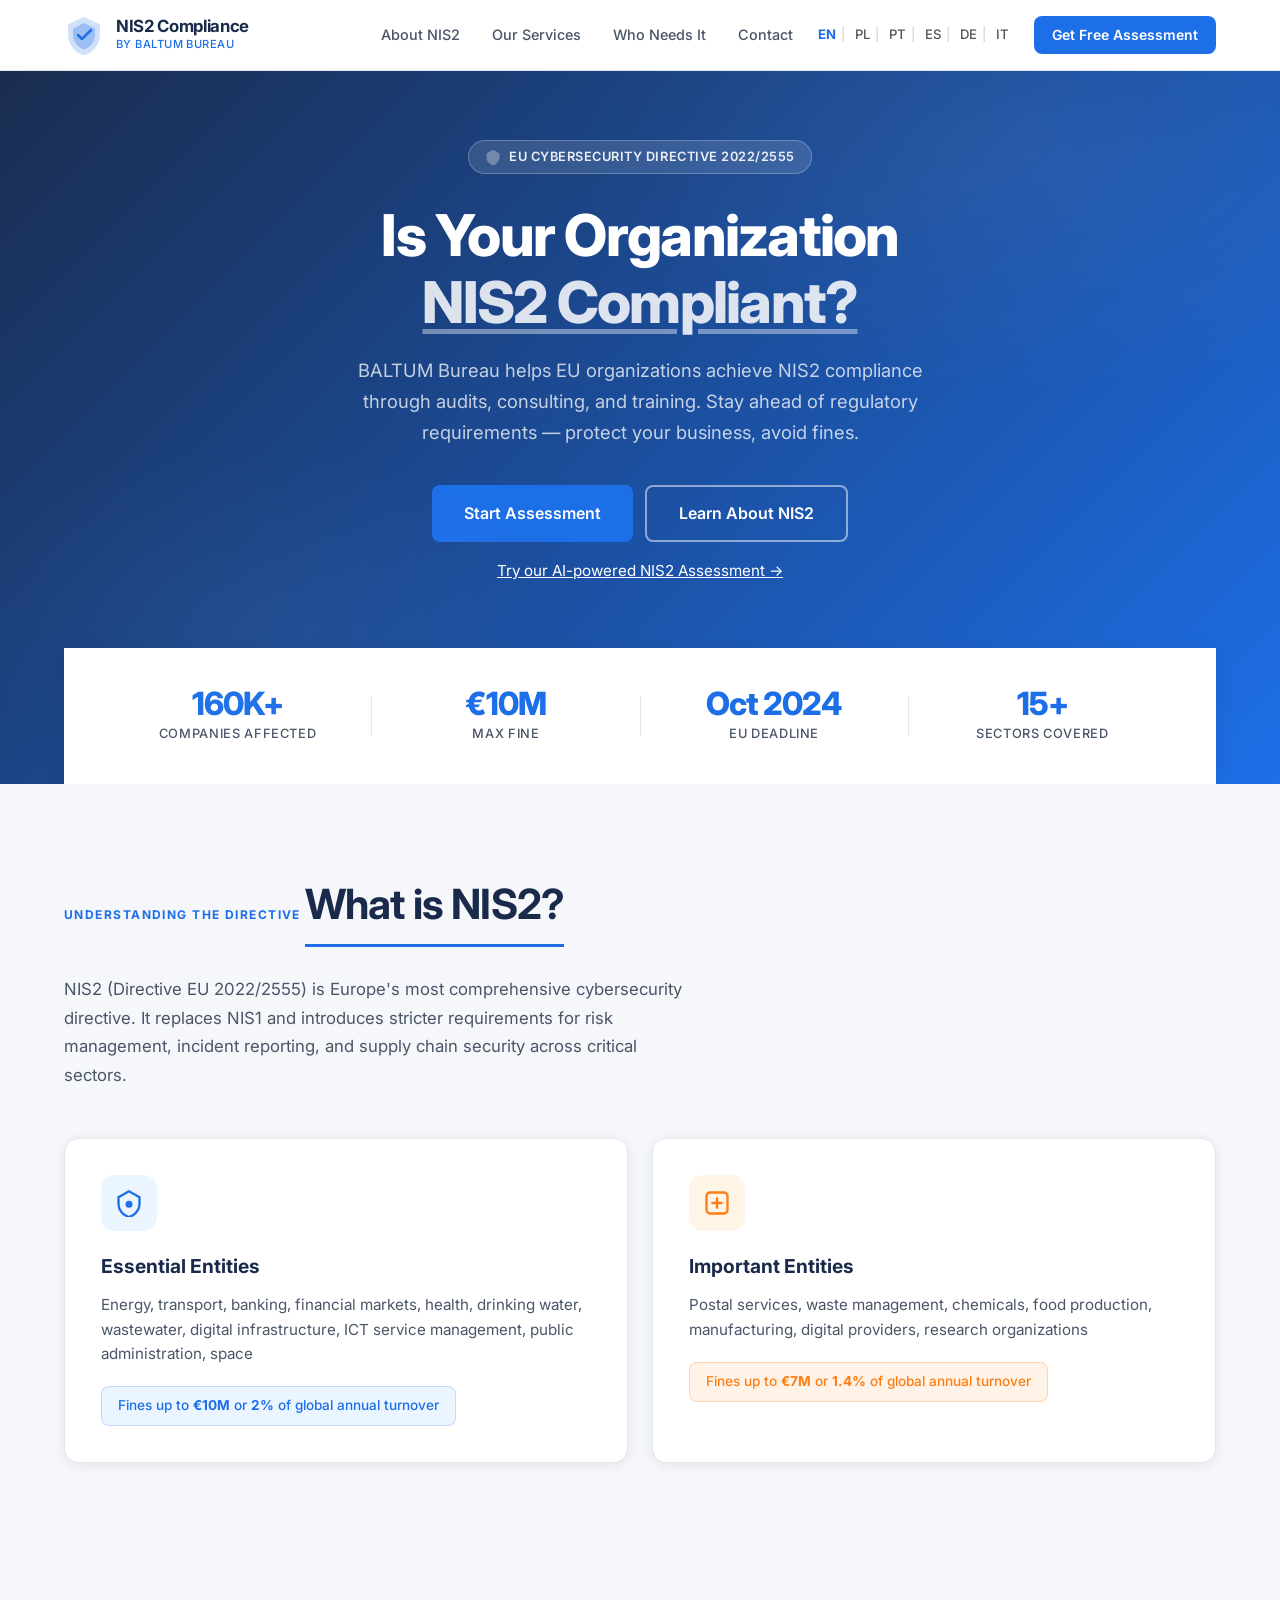
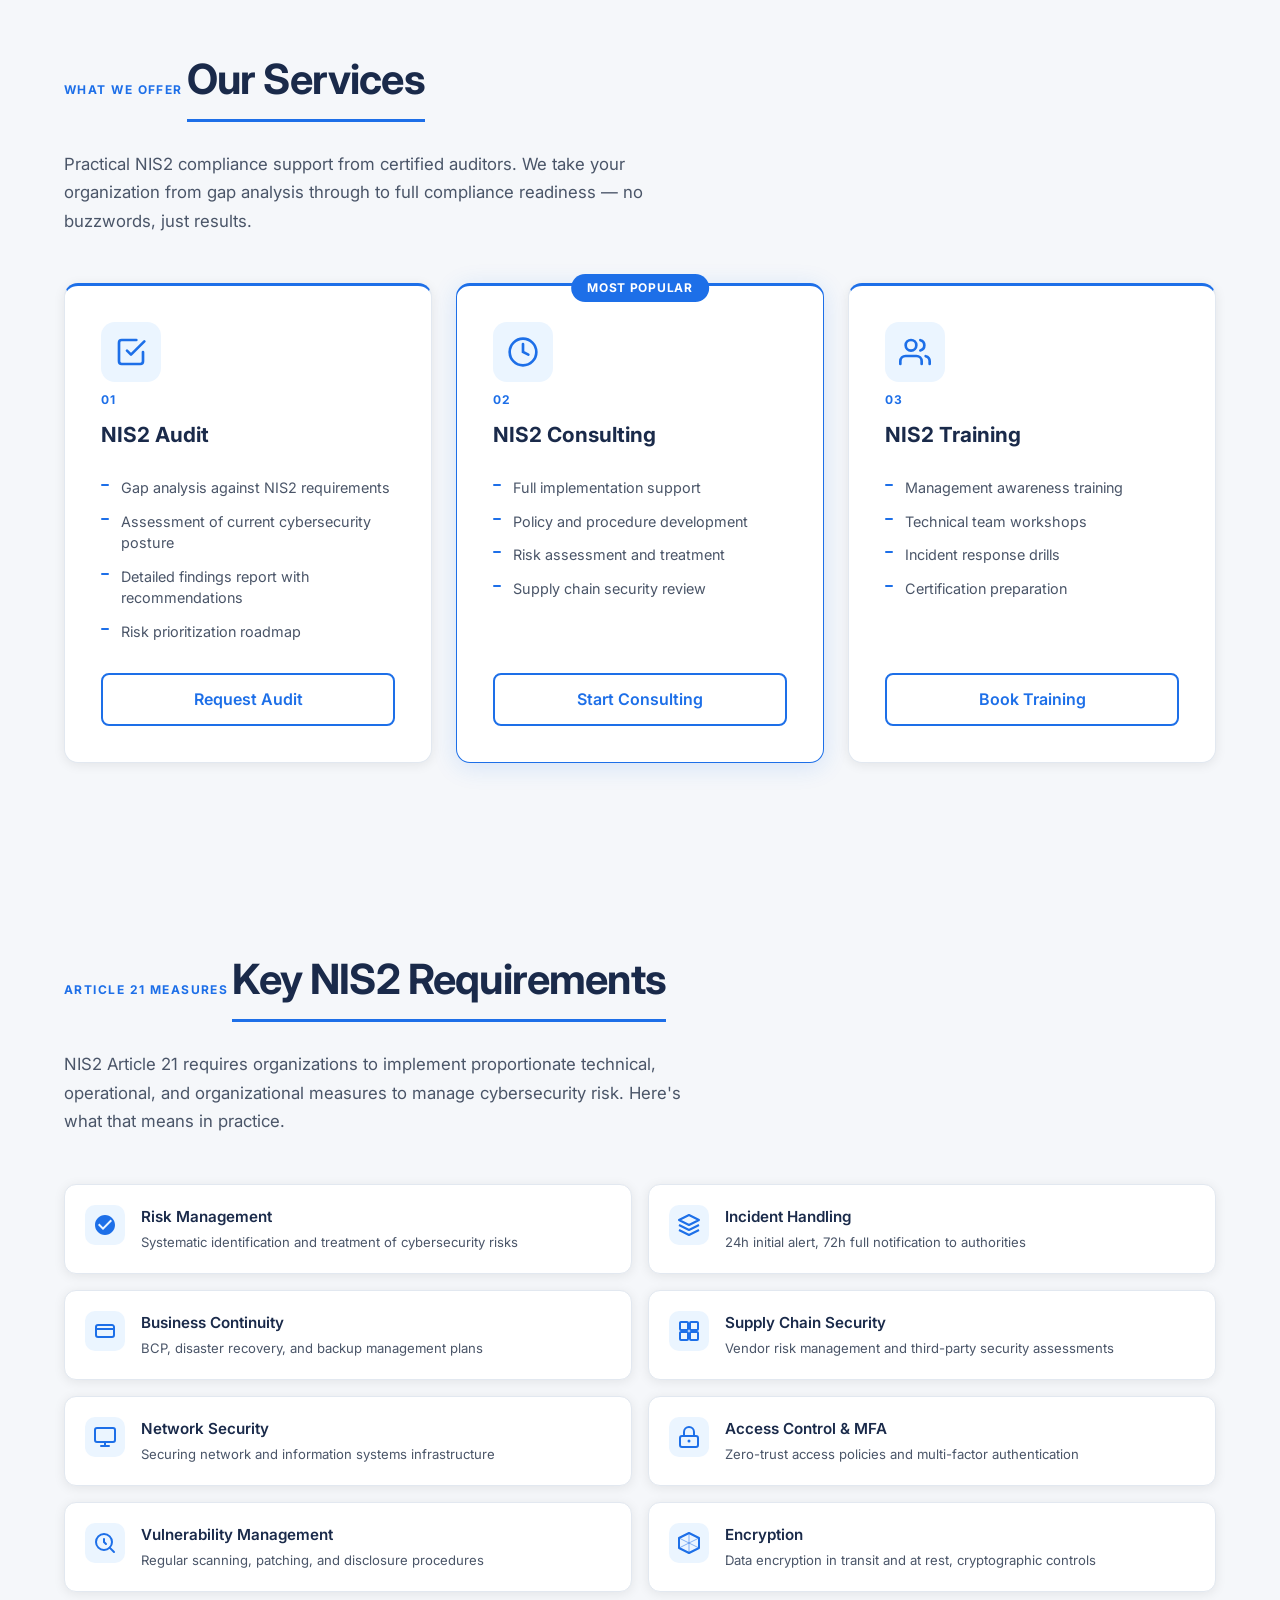
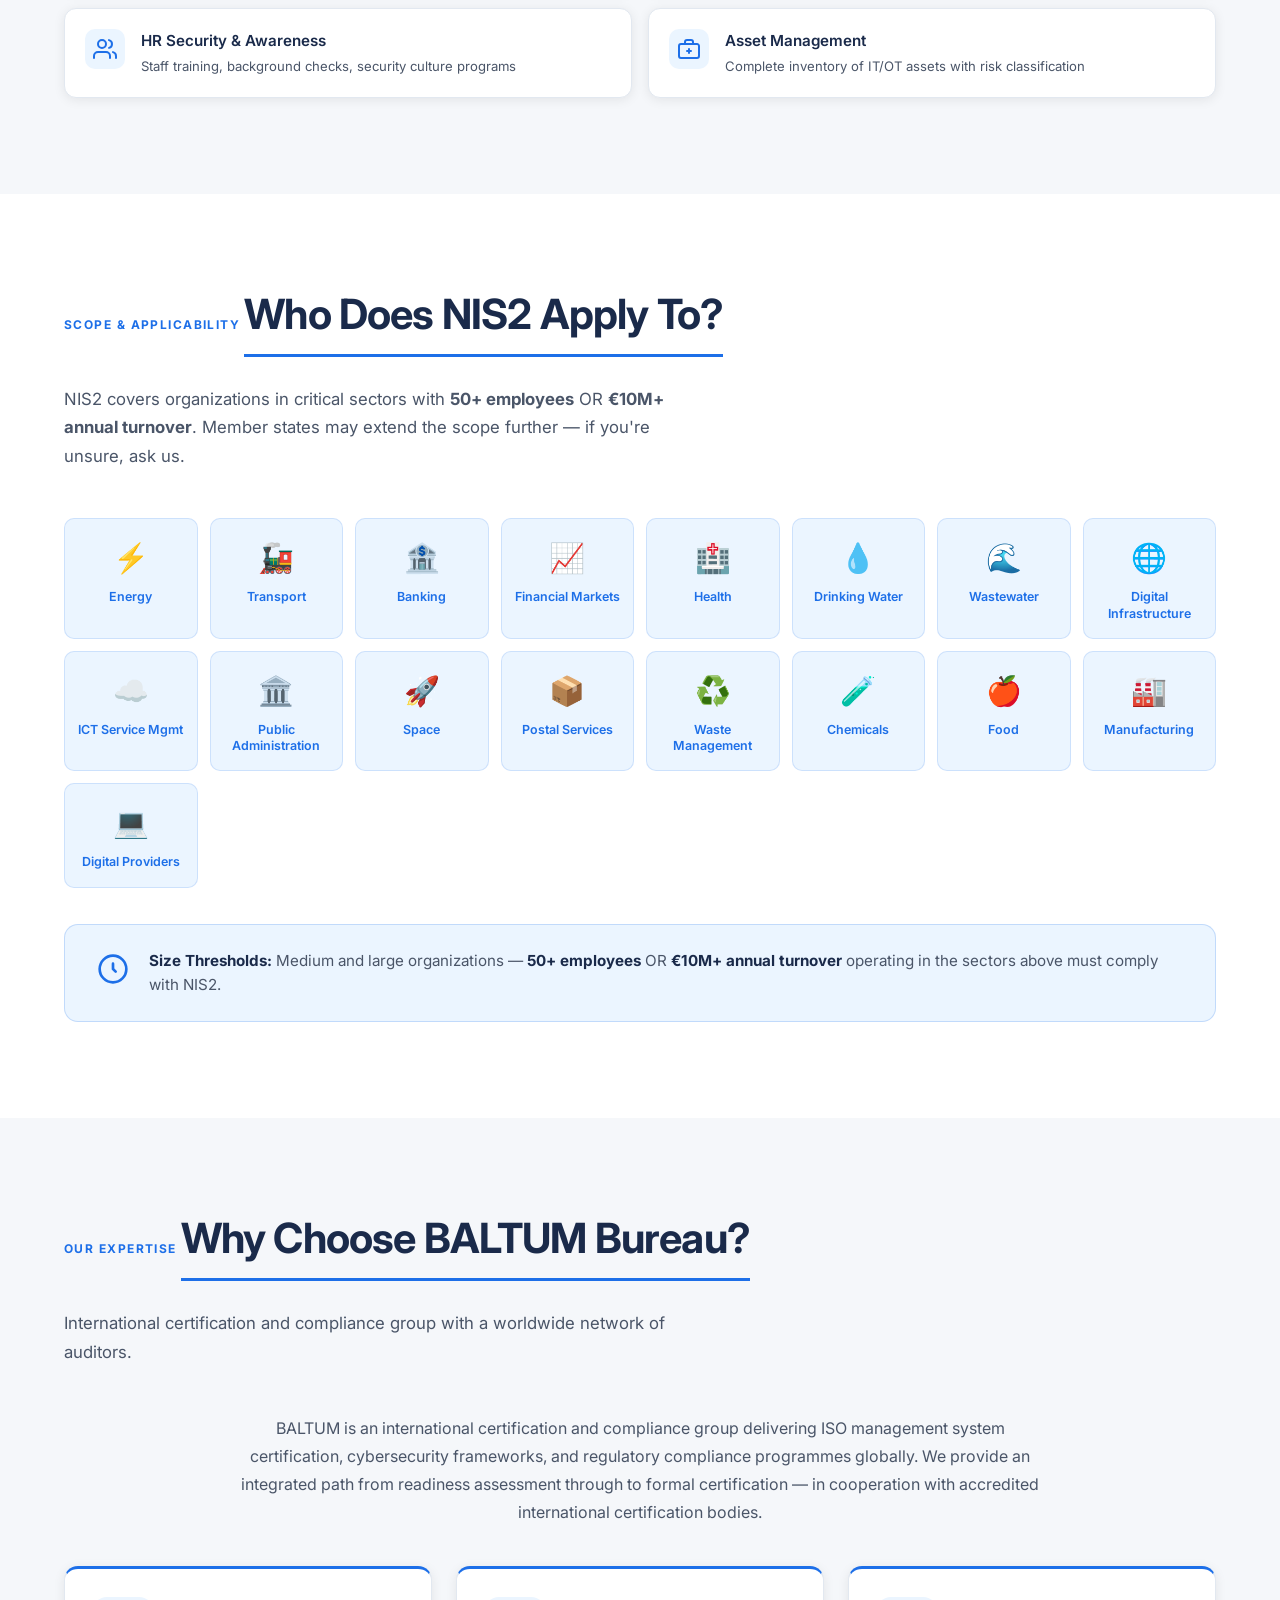
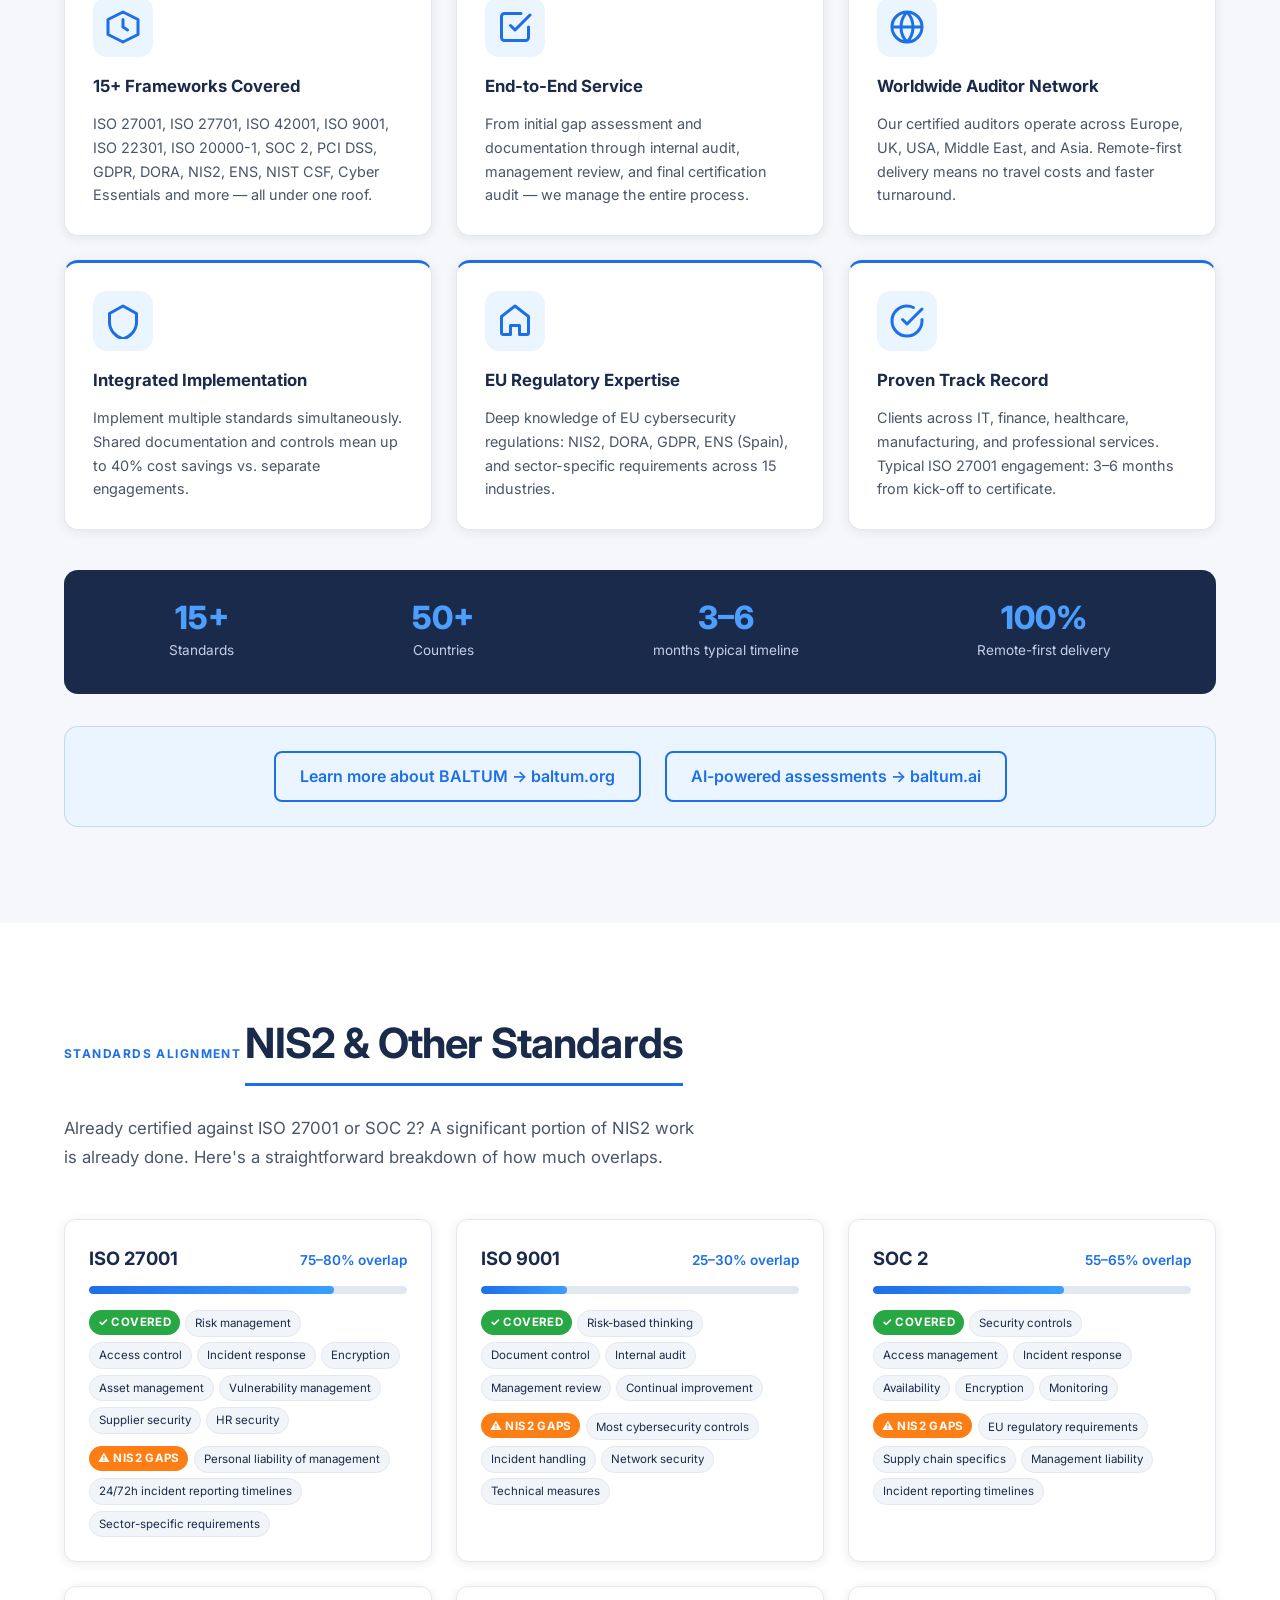
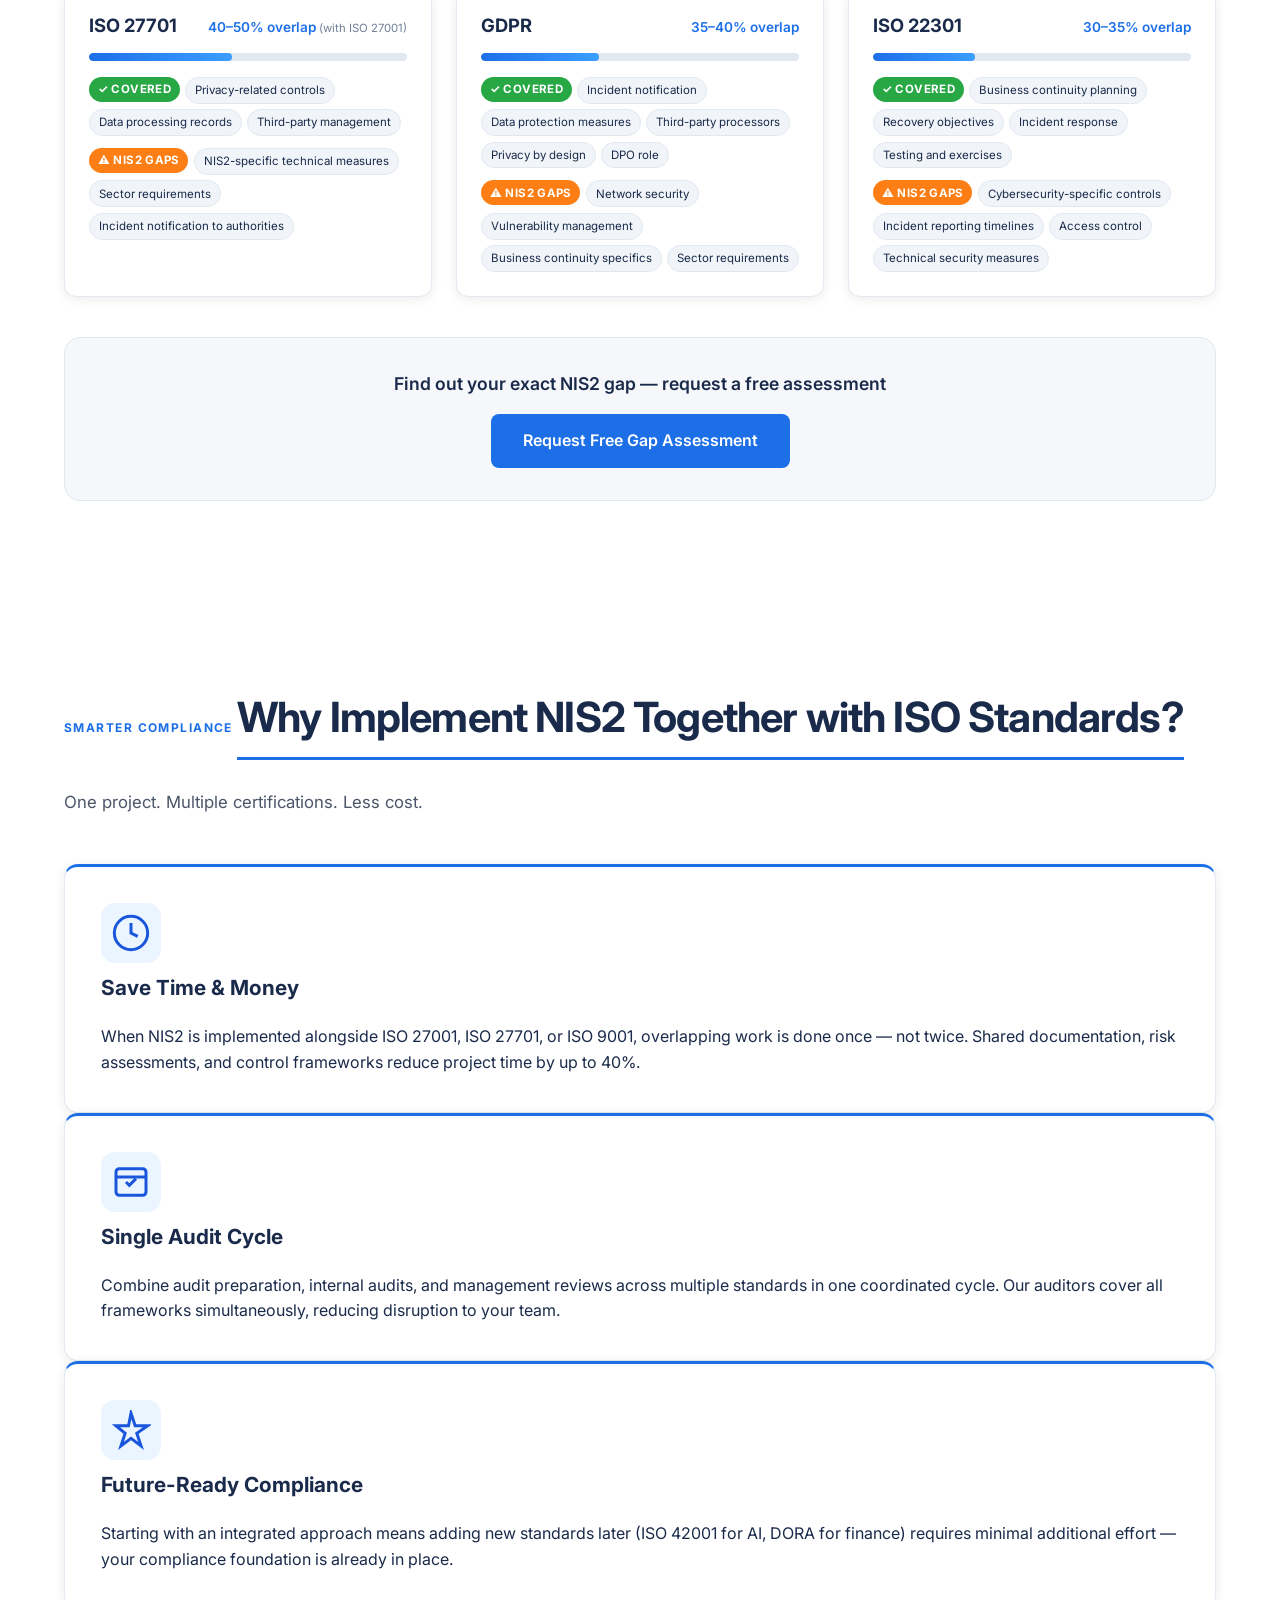
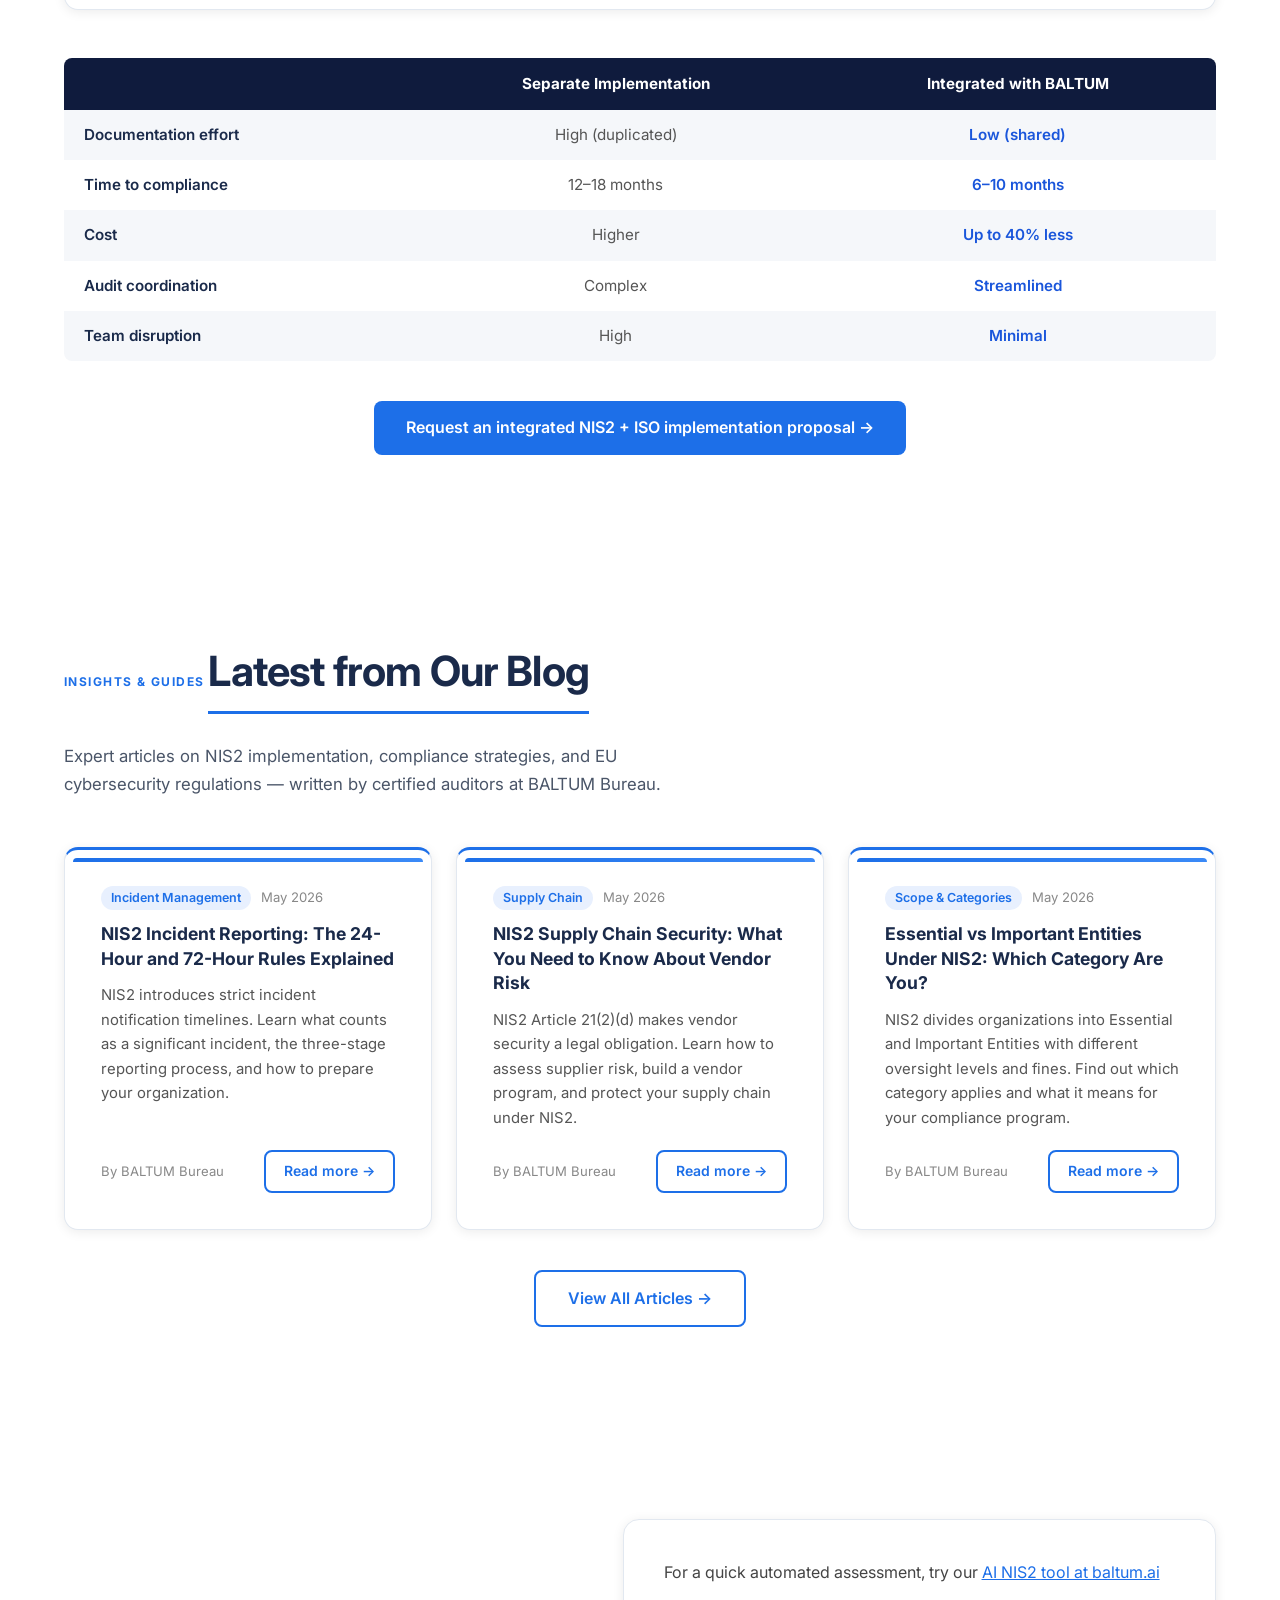
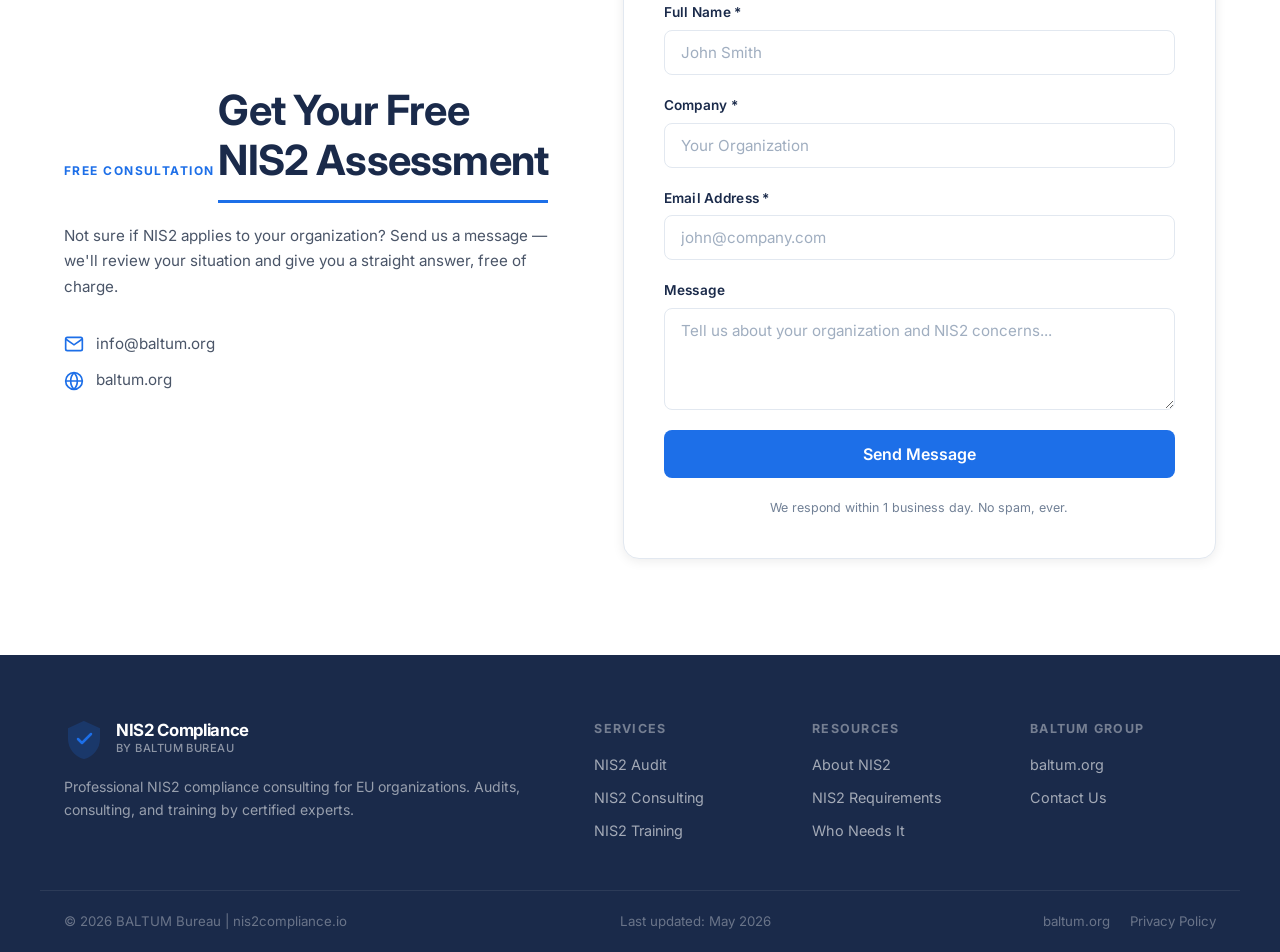
<file: index.html>
<!DOCTYPE html>
<html lang="en">
<head>
  <meta charset="UTF-8" />
  <meta name="viewport" content="width=device-width, initial-scale=1.0" />
  <title>NIS2 Compliance Services | Audit, Consulting &amp; Training | BALTUM Bureau</title>
  <meta name="description" content="BALTUM Bureau helps EU organizations achieve NIS2 compliance through expert audits, consulting, and training. Get a free NIS2 gap assessment today." />
  <meta name="keywords" content="NIS2 compliance, NIS2 audit, NIS2 consulting, NIS2 training, NIS2 directive, cybersecurity compliance EU, NIS2 gap analysis, BALTUM Bureau" />
  <meta name="author" content="BALTUM Bureau" />
  <meta name="robots" content="index, follow" />
  <link rel="canonical" href="https://nis2compliance.io/" />
  <!-- hreflang -->
  <link rel="alternate" hreflang="en" href="https://nis2compliance.io/" />
  <link rel="alternate" hreflang="pl" href="https://nis2compliance.io/pl/" />
  <link rel="alternate" hreflang="pt" href="https://nis2compliance.io/pt/" />
  <link rel="alternate" hreflang="es" href="https://nis2compliance.io/es/" />
  <link rel="alternate" hreflang="de" href="https://nis2compliance.io/de/" />
  <link rel="alternate" hreflang="it" href="https://nis2compliance.io/it/" />
  <link rel="alternate" hreflang="x-default" href="https://nis2compliance.io/" />
  <!-- Open Graph -->
  <meta property="og:type" content="website" />
  <meta property="og:url" content="https://nis2compliance.io/" />
  <meta property="og:title" content="NIS2 Compliance Services | BALTUM Bureau" />
  <meta property="og:description" content="Expert NIS2 audit, consulting and training for EU organizations. Get compliant with BALTUM Bureau." />
  <meta property="og:image" content="https://nis2compliance.io/og-image.png" />
  <meta property="og:locale" content="en_GB" />
  <!-- Twitter Card -->
  <meta name="twitter:card" content="summary_large_image" />
  <meta name="twitter:title" content="NIS2 Compliance Services | BALTUM Bureau" />
  <meta name="twitter:description" content="Expert NIS2 audit, consulting and training for EU organizations." />
  <!-- Favicon -->
  <link rel="icon" type="image/svg+xml" href="/favicon.svg" />
  <link rel="icon" type="image/png" sizes="32x32" href="/favicon-32.png" />
  <link rel="icon" type="image/png" sizes="16x16" href="/favicon-16.png" />
  <link rel="apple-touch-icon" sizes="180x180" href="/apple-touch-icon.png" />
  <!-- Structured Data -->
  <script type="application/ld+json">
  {
    "@context": "https://schema.org",
    "@type": "ProfessionalService",
    "name": "NIS2 Compliance by BALTUM Bureau",
    "url": "https://nis2compliance.io",
    "description": "Expert NIS2 audit, consulting and training services for EU organizations",
    "areaServed": "European Union",
    "serviceType": ["NIS2 Audit", "NIS2 Consulting", "NIS2 Training", "Cybersecurity Compliance"],
    "provider": {
      "@type": "Organization",
      "name": "BALTUM Bureau",
      "url": "https://baltum.org"
    }
  }
  </script>
  <link rel="preconnect" href="https://fonts.googleapis.com" />
  <link rel="preconnect" href="https://fonts.gstatic.com" crossorigin />
  <link href="https://fonts.googleapis.com/css2?family=Inter:wght@300;400;500;600;700;800&display=swap" rel="stylesheet" />
  <link rel="stylesheet" href="style.css" />
  <style>
  /* Language Switcher */
  .lang-switcher {
    display: flex;
    align-items: center;
    gap: 0;
    font-size: 0.82rem;
    margin-right: 0.75rem;
  }
  .lang-switcher a {
    color: #555;
    text-decoration: none;
    padding: 2px 5px;
    border-radius: 3px;
    font-weight: 500;
    transition: color 0.2s;
    white-space: nowrap;
  }
  .lang-switcher a:hover {
    color: #1D6FE8;
  }
  .lang-switcher a.active {
    color: #1D6FE8;
    font-weight: 700;
  }
  .lang-switcher a:not(:last-child)::after {
    content: "|";
    margin-left: 5px;
    color: #ccc;
    font-weight: 400;
  }
  @media (max-width: 768px) {
    .lang-switcher { display: none; }
  }
  </style>
</head>
<body>

<!-- HEADER / NAV -->
<header class="header" id="top">
  <div class="container nav-container">
    <a href="#top" class="logo">
      <svg class="logo-icon" viewBox="0 0 40 40" fill="none" xmlns="http://www.w3.org/2000/svg">
        <path d="M20 3L5 10V20C5 28.8 11.6 37.1 20 39C28.4 37.1 35 28.8 35 20V10L20 3Z" fill="#1D6FE8" opacity="0.2" stroke="#1D6FE8" stroke-width="2"/>
        <path d="M20 8L9 13.5V20C9 26.6 13.9 32.7 20 34.5C26.1 32.7 31 26.6 31 20V13.5L20 8Z" fill="#1D6FE8" opacity="0.3"/>
        <path d="M14 20L18 24L27 15" stroke="#1D6FE8" stroke-width="2.5" stroke-linecap="round" stroke-linejoin="round"/>
      </svg>
      <div class="logo-text">
        <span class="logo-name">NIS2 Compliance</span>
        <span class="logo-tagline">by BALTUM Bureau</span>
      </div>
    </a>
    <button class="mobile-toggle" id="mobileToggle" aria-label="Toggle menu">
      <span></span><span></span><span></span>
    </button>
    <nav class="nav" id="navMenu">
      <a href="#about" class="nav-link">About NIS2</a>
      <a href="#services" class="nav-link">Our Services</a>
      <a href="#who-needs" class="nav-link">Who Needs It</a>
      <a href="#contact" class="nav-link">Contact</a>
      <div class="lang-switcher"><a href="/" class="active">EN</a><a href="/pl/">PL</a><a href="/pt/">PT</a><a href="/es/">ES</a><a href="/de/">DE</a><a href="/it/">IT</a></div>
      <a href="#contact" class="btn btn-primary btn-sm">Get Free Assessment</a>
    </nav>
  </div>
</header>

<!-- HERO -->
<section class="hero" id="hero">
  <div class="hero-bg"></div>
  <div class="container">
    <div class="hero-content">
      <div class="hero-badge">
        <svg width="16" height="16" viewBox="0 0 24 24" fill="none"><path d="M12 2L3 7V13C3 17.97 7.02 22.59 12 24C16.98 22.59 21 17.97 21 13V7L12 2Z" fill="#fff" opacity="0.3" stroke="#fff" stroke-width="1.5"/></svg>
        EU Cybersecurity Directive 2022/2555
      </div>
      <h1 class="hero-title">Is Your Organization<br /><span class="text-blue">NIS2 Compliant?</span></h1>
      <p class="hero-subtitle">BALTUM Bureau helps EU organizations achieve NIS2 compliance through audits, consulting, and training. Stay ahead of regulatory requirements — protect your business, avoid fines.</p>
      <div class="hero-actions">
        <a href="#contact" class="btn btn-primary btn-lg">Start Assessment</a>
        <a href="#about" class="btn btn-outline btn-lg">Learn About NIS2</a>
      </div>
      <div style="margin-top:1rem;">
        <a href="https://baltum.ai" target="_blank" class="hero-link" style="color:#fff;text-decoration:underline;font-size:0.95rem;background:none;padding:0;border:none;">Try our AI-powered NIS2 Assessment →</a>
      </div>
    </div>
    <div class="stats-bar">
      <div class="stat-item">
        <div class="stat-value">160K+</div>
        <div class="stat-label">Companies Affected</div>
      </div>
      <div class="stat-divider"></div>
      <div class="stat-item">
        <div class="stat-value">€10M</div>
        <div class="stat-label">Max Fine</div>
      </div>
      <div class="stat-divider"></div>
      <div class="stat-item">
        <div class="stat-value">Oct 2024</div>
        <div class="stat-label">EU Deadline</div>
      </div>
      <div class="stat-divider"></div>
      <div class="stat-item">
        <div class="stat-value">15+</div>
        <div class="stat-label">Sectors Covered</div>
      </div>
    </div>
  </div>
</section>

<!-- ABOUT NIS2 -->
<section class="section" id="about">
  <div class="container">
    <div class="section-label">Understanding the Directive</div>
    <h2 class="section-title">What is NIS2?</h2>
    <p class="section-subtitle">NIS2 (Directive EU 2022/2555) is Europe's most comprehensive cybersecurity directive. It replaces NIS1 and introduces stricter requirements for risk management, incident reporting, and supply chain security across critical sectors.</p>

    <div class="cards-2col">
      <div class="card card-essential">
        <div class="card-icon-wrap blue">
          <svg width="28" height="28" viewBox="0 0 24 24" fill="none"><path d="M12 2L3 7V13C3 17.97 7.02 22.59 12 24C16.98 22.59 21 17.97 21 13V7L12 2Z" stroke="#1D6FE8" stroke-width="2" fill="none"/><circle cx="12" cy="13" r="3" fill="#1D6FE8"/></svg>
        </div>
        <h3 class="card-title">Essential Entities</h3>
        <p class="card-desc">Energy, transport, banking, financial markets, health, drinking water, wastewater, digital infrastructure, ICT service management, public administration, space</p>
        <div class="fine-badge fine-high">Fines up to <strong>€10M</strong> or <strong>2%</strong> of global annual turnover</div>
      </div>
      <div class="card card-important">
        <div class="card-icon-wrap orange">
          <svg width="28" height="28" viewBox="0 0 24 24" fill="none"><rect x="3" y="3" width="18" height="18" rx="3" stroke="#fd7e14" stroke-width="2"/><path d="M8 12H16M12 8V16" stroke="#fd7e14" stroke-width="2" stroke-linecap="round"/></svg>
        </div>
        <h3 class="card-title">Important Entities</h3>
        <p class="card-desc">Postal services, waste management, chemicals, food production, manufacturing, digital providers, research organizations</p>
        <div class="fine-badge fine-medium">Fines up to <strong>€7M</strong> or <strong>1.4%</strong> of global annual turnover</div>
      </div>
    </div>
  </div>
</section>

<!-- SERVICES -->
<section class="section" id="services">
  <div class="container">
    <div class="section-label">What We Offer</div>
    <h2 class="section-title">Our Services</h2>
    <p class="section-subtitle">Practical NIS2 compliance support from certified auditors. We take your organization from gap analysis through to full compliance readiness — no buzzwords, just results.</p>

    <div class="cards-3col">
      <div class="service-card">
        <div class="service-icon">
          <svg width="32" height="32" viewBox="0 0 24 24" fill="none"><path d="M9 11L12 14L22 4" stroke="#1D6FE8" stroke-width="2" stroke-linecap="round" stroke-linejoin="round"/><path d="M21 12V19C21 20.1 20.1 21 19 21H5C3.9 21 3 20.1 3 19V5C3 3.9 3.9 3 5 3H16" stroke="#1D6FE8" stroke-width="2" stroke-linecap="round" stroke-linejoin="round"/></svg>
        </div>
        <div class="service-number">01</div>
        <h3 class="service-title">NIS2 Audit</h3>
        <ul class="service-list">
          <li>Gap analysis against NIS2 requirements</li>
          <li>Assessment of current cybersecurity posture</li>
          <li>Detailed findings report with recommendations</li>
          <li>Risk prioritization roadmap</li>
        </ul>
        <a href="#contact" class="btn btn-primary btn-full">Request Audit</a>
      </div>

      <div class="service-card service-card-featured">
        <div class="featured-badge">Most Popular</div>
        <div class="service-icon">
          <svg width="32" height="32" viewBox="0 0 24 24" fill="none"><circle cx="12" cy="12" r="10" stroke="#1D6FE8" stroke-width="2"/><path d="M12 6V12L16 14" stroke="#1D6FE8" stroke-width="2" stroke-linecap="round"/></svg>
        </div>
        <div class="service-number">02</div>
        <h3 class="service-title">NIS2 Consulting</h3>
        <ul class="service-list">
          <li>Full implementation support</li>
          <li>Policy and procedure development</li>
          <li>Risk assessment and treatment</li>
          <li>Supply chain security review</li>
        </ul>
        <a href="#contact" class="btn btn-primary btn-full">Start Consulting</a>
      </div>

      <div class="service-card">
        <div class="service-icon">
          <svg width="32" height="32" viewBox="0 0 24 24" fill="none"><path d="M17 21V19C17 16.79 15.21 15 13 15H5C2.79 15 1 16.79 1 19V21" stroke="#1D6FE8" stroke-width="2" stroke-linecap="round"/><circle cx="9" cy="7" r="4" stroke="#1D6FE8" stroke-width="2"/><path d="M23 21V19C23 17.13 21.74 15.56 20 15.13" stroke="#1D6FE8" stroke-width="2" stroke-linecap="round"/><path d="M16 3.13C17.74 3.56 19 5.13 19 7C19 8.87 17.74 10.44 16 10.87" stroke="#1D6FE8" stroke-width="2" stroke-linecap="round"/></svg>
        </div>
        <div class="service-number">03</div>
        <h3 class="service-title">NIS2 Training</h3>
        <ul class="service-list">
          <li>Management awareness training</li>
          <li>Technical team workshops</li>
          <li>Incident response drills</li>
          <li>Certification preparation</li>
        </ul>
        <a href="#contact" class="btn btn-primary btn-full">Book Training</a>
      </div>
    </div>
  </div>
</section>

<!-- NIS2 REQUIREMENTS -->
<section class="section" id="requirements">
  <div class="container">
    <div class="section-label">Article 21 Measures</div>
    <h2 class="section-title">Key NIS2 Requirements</h2>
    <p class="section-subtitle">NIS2 Article 21 requires organizations to implement proportionate technical, operational, and organizational measures to manage cybersecurity risk. Here's what that means in practice.</p>

    <div class="requirements-grid">
      <div class="req-item">
        <div class="req-icon">
          <svg width="24" height="24" viewBox="0 0 24 24" fill="none"><path d="M12 2C6.48 2 2 6.48 2 12s4.48 10 10 10 10-4.48 10-10S17.52 2 12 2zm-2 15l-5-5 1.41-1.41L10 14.17l7.59-7.59L19 8l-9 9z" fill="#1D6FE8"/></svg>
        </div>
        <div class="req-content">
          <div class="req-title">Risk Management</div>
          <div class="req-desc">Systematic identification and treatment of cybersecurity risks</div>
        </div>
      </div>
      <div class="req-item">
        <div class="req-icon">
          <svg width="24" height="24" viewBox="0 0 24 24" fill="none"><path d="M12 2L2 7L12 12L22 7L12 2Z" stroke="#1D6FE8" stroke-width="2" stroke-linejoin="round"/><path d="M2 17L12 22L22 17" stroke="#1D6FE8" stroke-width="2" stroke-linejoin="round"/><path d="M2 12L12 17L22 12" stroke="#1D6FE8" stroke-width="2" stroke-linejoin="round"/></svg>
        </div>
        <div class="req-content">
          <div class="req-title">Incident Handling</div>
          <div class="req-desc">24h initial alert, 72h full notification to authorities</div>
        </div>
      </div>
      <div class="req-item">
        <div class="req-icon">
          <svg width="24" height="24" viewBox="0 0 24 24" fill="none"><path d="M21 16V8C21 6.9 20.1 6 19 6H5C3.9 6 3 6.9 3 8V16C3 17.1 3.9 18 5 18H19C20.1 18 21 17.1 21 16Z" stroke="#1D6FE8" stroke-width="2"/><path d="M3 10H21" stroke="#1D6FE8" stroke-width="2"/></svg>
        </div>
        <div class="req-content">
          <div class="req-title">Business Continuity</div>
          <div class="req-desc">BCP, disaster recovery, and backup management plans</div>
        </div>
      </div>
      <div class="req-item">
        <div class="req-icon">
          <svg width="24" height="24" viewBox="0 0 24 24" fill="none"><path d="M10 3H4C3.45 3 3 3.45 3 4V10C3 10.55 3.45 11 4 11H10C10.55 11 11 10.55 11 10V4C11 3.45 10.55 3 10 3Z" stroke="#1D6FE8" stroke-width="2"/><path d="M20 3H14C13.45 3 13 3.45 13 4V10C13 10.55 13.45 11 14 11H20C20.55 11 21 10.55 21 10V4C21 3.45 20.55 3 20 3Z" stroke="#1D6FE8" stroke-width="2"/><path d="M20 13H14C13.45 13 13 13.45 13 14V20C13 20.55 13.45 21 14 21H20C20.55 21 21 20.55 21 20V14C21 13.45 20.55 13 20 13Z" stroke="#1D6FE8" stroke-width="2"/><path d="M10 13H4C3.45 13 3 13.45 3 14V20C3 20.55 3.45 21 4 21H10C10.55 21 11 20.55 11 20V14C11 13.45 10.55 13 10 13Z" stroke="#1D6FE8" stroke-width="2"/></svg>
        </div>
        <div class="req-content">
          <div class="req-title">Supply Chain Security</div>
          <div class="req-desc">Vendor risk management and third-party security assessments</div>
        </div>
      </div>
      <div class="req-item">
        <div class="req-icon">
          <svg width="24" height="24" viewBox="0 0 24 24" fill="none"><rect x="2" y="3" width="20" height="14" rx="2" stroke="#1D6FE8" stroke-width="2"/><path d="M8 21H16M12 17V21" stroke="#1D6FE8" stroke-width="2" stroke-linecap="round"/></svg>
        </div>
        <div class="req-content">
          <div class="req-title">Network Security</div>
          <div class="req-desc">Securing network and information systems infrastructure</div>
        </div>
      </div>
      <div class="req-item">
        <div class="req-icon">
          <svg width="24" height="24" viewBox="0 0 24 24" fill="none"><rect x="3" y="11" width="18" height="11" rx="2" stroke="#1D6FE8" stroke-width="2"/><path d="M7 11V7C7 4.24 9.24 2 12 2C14.76 2 17 4.24 17 7V11" stroke="#1D6FE8" stroke-width="2" stroke-linecap="round"/><circle cx="12" cy="16" r="1.5" fill="#1D6FE8"/></svg>
        </div>
        <div class="req-content">
          <div class="req-title">Access Control & MFA</div>
          <div class="req-desc">Zero-trust access policies and multi-factor authentication</div>
        </div>
      </div>
      <div class="req-item">
        <div class="req-icon">
          <svg width="24" height="24" viewBox="0 0 24 24" fill="none"><circle cx="11" cy="11" r="8" stroke="#1D6FE8" stroke-width="2"/><path d="M21 21L16.65 16.65" stroke="#1D6FE8" stroke-width="2" stroke-linecap="round"/><path d="M11 8V11L13 13" stroke="#1D6FE8" stroke-width="2" stroke-linecap="round"/></svg>
        </div>
        <div class="req-content">
          <div class="req-title">Vulnerability Management</div>
          <div class="req-desc">Regular scanning, patching, and disclosure procedures</div>
        </div>
      </div>
      <div class="req-item">
        <div class="req-icon">
          <svg width="24" height="24" viewBox="0 0 24 24" fill="none"><path d="M12 2L2 7V17L12 22L22 17V7L12 2Z" stroke="#1D6FE8" stroke-width="2" stroke-linejoin="round"/><path d="M12 2V22M2 7L22 17M22 7L2 17" stroke="#1D6FE8" stroke-width="1" opacity="0.5"/></svg>
        </div>
        <div class="req-content">
          <div class="req-title">Encryption</div>
          <div class="req-desc">Data encryption in transit and at rest, cryptographic controls</div>
        </div>
      </div>
      <div class="req-item">
        <div class="req-icon">
          <svg width="24" height="24" viewBox="0 0 24 24" fill="none"><path d="M17 21V19C17 16.79 15.21 15 13 15H5C2.79 15 1 16.79 1 19V21" stroke="#1D6FE8" stroke-width="2" stroke-linecap="round"/><circle cx="9" cy="7" r="4" stroke="#1D6FE8" stroke-width="2"/><path d="M23 21V19C23 17.13 21.74 15.56 20 15.13" stroke="#1D6FE8" stroke-width="2" stroke-linecap="round"/><path d="M16 3.13C17.74 3.56 19 5.13 19 7C19 8.87 17.74 10.44 16 10.87" stroke="#1D6FE8" stroke-width="2" stroke-linecap="round"/></svg>
        </div>
        <div class="req-content">
          <div class="req-title">HR Security & Awareness</div>
          <div class="req-desc">Staff training, background checks, security culture programs</div>
        </div>
      </div>
      <div class="req-item">
        <div class="req-icon">
          <svg width="24" height="24" viewBox="0 0 24 24" fill="none"><path d="M20 7H4C2.9 7 2 7.9 2 9V19C2 20.1 2.9 21 4 21H20C21.1 21 22 20.1 22 19V9C22 7.9 21.1 7 20 7Z" stroke="#1D6FE8" stroke-width="2"/><path d="M16 7V5C16 3.9 15.1 3 14 3H10C8.9 3 8 3.9 8 5V7" stroke="#1D6FE8" stroke-width="2"/><path d="M12 12V16M10 14H14" stroke="#1D6FE8" stroke-width="2" stroke-linecap="round"/></svg>
        </div>
        <div class="req-content">
          <div class="req-title">Asset Management</div>
          <div class="req-desc">Complete inventory of IT/OT assets with risk classification</div>
        </div>
      </div>
    </div>
  </div>
</section>

<!-- WHO NEEDS IT -->
<section class="section" id="who-needs">
  <div class="container">
    <div class="section-label">Scope & Applicability</div>
    <h2 class="section-title">Who Does NIS2 Apply To?</h2>
    <p class="section-subtitle">NIS2 covers organizations in critical sectors with <strong>50+ employees</strong> OR <strong>€10M+ annual turnover</strong>. Member states may extend the scope further — if you're unsure, ask us.</p>

    <div class="sectors-grid">
      <div class="sector-item">
        <div class="sector-icon">⚡</div>
        <div class="sector-name">Energy</div>
      </div>
      <div class="sector-item">
        <div class="sector-icon">🚂</div>
        <div class="sector-name">Transport</div>
      </div>
      <div class="sector-item">
        <div class="sector-icon">🏦</div>
        <div class="sector-name">Banking</div>
      </div>
      <div class="sector-item">
        <div class="sector-icon">📈</div>
        <div class="sector-name">Financial Markets</div>
      </div>
      <div class="sector-item">
        <div class="sector-icon">🏥</div>
        <div class="sector-name">Health</div>
      </div>
      <div class="sector-item">
        <div class="sector-icon">💧</div>
        <div class="sector-name">Drinking Water</div>
      </div>
      <div class="sector-item">
        <div class="sector-icon">🌊</div>
        <div class="sector-name">Wastewater</div>
      </div>
      <div class="sector-item">
        <div class="sector-icon">🌐</div>
        <div class="sector-name">Digital Infrastructure</div>
      </div>
      <div class="sector-item">
        <div class="sector-icon">☁️</div>
        <div class="sector-name">ICT Service Mgmt</div>
      </div>
      <div class="sector-item">
        <div class="sector-icon">🏛️</div>
        <div class="sector-name">Public Administration</div>
      </div>
      <div class="sector-item">
        <div class="sector-icon">🚀</div>
        <div class="sector-name">Space</div>
      </div>
      <div class="sector-item">
        <div class="sector-icon">📦</div>
        <div class="sector-name">Postal Services</div>
      </div>
      <div class="sector-item">
        <div class="sector-icon">♻️</div>
        <div class="sector-name">Waste Management</div>
      </div>
      <div class="sector-item">
        <div class="sector-icon">🧪</div>
        <div class="sector-name">Chemicals</div>
      </div>
      <div class="sector-item">
        <div class="sector-icon">🍎</div>
        <div class="sector-name">Food</div>
      </div>
      <div class="sector-item">
        <div class="sector-icon">🏭</div>
        <div class="sector-name">Manufacturing</div>
      </div>
      <div class="sector-item">
        <div class="sector-icon">💻</div>
        <div class="sector-name">Digital Providers</div>
      </div>
    </div>

    <div class="threshold-box">
      <div class="threshold-icon">
        <svg width="32" height="32" viewBox="0 0 24 24" fill="none"><circle cx="12" cy="12" r="10" stroke="#1D6FE8" stroke-width="2"/><path d="M12 8V12L14 14" stroke="#1D6FE8" stroke-width="2" stroke-linecap="round"/></svg>
      </div>
      <div class="threshold-text">
        <strong>Size Thresholds:</strong> Medium and large organizations — <strong>50+ employees</strong> OR <strong>€10M+ annual turnover</strong> operating in the sectors above must comply with NIS2.
      </div>
    </div>
  </div>
</section>

<!-- WHY BALTUM -->
<section class="section" id="why-baltum" style="background:#F5F7FA;">
  <div class="container">
    <div class="section-label">Our Expertise</div>
    <h2 class="section-title">Why Choose BALTUM Bureau?</h2>
    <p class="section-subtitle">International certification and compliance group with a worldwide network of auditors.</p>

    <p class="why-intro">BALTUM is an international certification and compliance group delivering ISO management system certification, cybersecurity frameworks, and regulatory compliance programmes globally. We provide an integrated path from readiness assessment through to formal certification — in cooperation with accredited international certification bodies.</p>

    <div class="why-grid why-grid-6">
      <div class="why-card">
        <div class="why-icon">
          <svg width="36" height="36" viewBox="0 0 24 24" fill="none"><path d="M12 2L2 7V17L12 22L22 17V7L12 2Z" stroke="#1D6FE8" stroke-width="2" stroke-linejoin="round"/><path d="M12 7V12L15 14" stroke="#1D6FE8" stroke-width="2" stroke-linecap="round"/></svg>
        </div>
        <h3>15+ Frameworks Covered</h3>
        <p>ISO 27001, ISO 27701, ISO 42001, ISO 9001, ISO 22301, ISO 20000-1, SOC 2, PCI DSS, GDPR, DORA, NIS2, ENS, NIST CSF, Cyber Essentials and more — all under one roof.</p>
      </div>
      <div class="why-card">
        <div class="why-icon">
          <svg width="36" height="36" viewBox="0 0 24 24" fill="none"><path d="M9 11L12 14L22 4" stroke="#1D6FE8" stroke-width="2" stroke-linecap="round" stroke-linejoin="round"/><path d="M21 12V19C21 20.1 20.1 21 19 21H5C3.9 21 3 20.1 3 19V5C3 3.9 3.9 3 5 3H16" stroke="#1D6FE8" stroke-width="2" stroke-linecap="round"/></svg>
        </div>
        <h3>End-to-End Service</h3>
        <p>From initial gap assessment and documentation through internal audit, management review, and final certification audit — we manage the entire process.</p>
      </div>
      <div class="why-card">
        <div class="why-icon">
          <svg width="36" height="36" viewBox="0 0 24 24" fill="none"><circle cx="12" cy="12" r="10" stroke="#1D6FE8" stroke-width="2"/><path d="M2 12H22M12 2C9.33 4.67 8 7.33 8 12C8 16.67 9.33 19.33 12 22M12 2C14.67 4.67 16 7.33 16 12C16 16.67 14.67 19.33 12 22" stroke="#1D6FE8" stroke-width="2"/></svg>
        </div>
        <h3>Worldwide Auditor Network</h3>
        <p>Our certified auditors operate across Europe, UK, USA, Middle East, and Asia. Remote-first delivery means no travel costs and faster turnaround.</p>
      </div>
      <div class="why-card">
        <div class="why-icon">
          <svg width="36" height="36" viewBox="0 0 24 24" fill="none"><path d="M12 2L3 7V13C3 17.97 7.02 22.59 12 24C16.98 22.59 21 17.97 21 13V7L12 2Z" stroke="#1D6FE8" stroke-width="2" stroke-linejoin="round"/></svg>
        </div>
        <h3>Integrated Implementation</h3>
        <p>Implement multiple standards simultaneously. Shared documentation and controls mean up to 40% cost savings vs. separate engagements.</p>
      </div>
      <div class="why-card">
        <div class="why-icon">
          <svg width="36" height="36" viewBox="0 0 24 24" fill="none"><path d="M3 9L12 2L21 9V20C21 20.55 20.55 21 20 21H15V15H9V21H4C3.45 21 3 20.55 3 20V9Z" stroke="#1D6FE8" stroke-width="2" stroke-linejoin="round"/></svg>
        </div>
        <h3>EU Regulatory Expertise</h3>
        <p>Deep knowledge of EU cybersecurity regulations: NIS2, DORA, GDPR, ENS (Spain), and sector-specific requirements across 15 industries.</p>
      </div>
      <div class="why-card">
        <div class="why-icon">
          <svg width="36" height="36" viewBox="0 0 24 24" fill="none"><path d="M22 11.08V12C22 17.52 17.52 22 12 22C6.48 22 2 17.52 2 12C2 6.48 6.48 2 12 2C13.54 2 15 2.36 16.28 3" stroke="#1D6FE8" stroke-width="2" stroke-linecap="round"/><path d="M22 4L12 14.01L9 11.01" stroke="#1D6FE8" stroke-width="2" stroke-linecap="round" stroke-linejoin="round"/></svg>
        </div>
        <h3>Proven Track Record</h3>
        <p>Clients across IT, finance, healthcare, manufacturing, and professional services. Typical ISO 27001 engagement: 3–6 months from kick-off to certificate.</p>
      </div>
    </div>

    <!-- Stats bar -->
    <div class="why-stats-bar">
      <div class="why-stat">
        <span class="why-stat-number">15+</span>
        <span class="why-stat-label">Standards</span>
      </div>
      <div class="why-stat">
        <span class="why-stat-number">50+</span>
        <span class="why-stat-label">Countries</span>
      </div>
      <div class="why-stat">
        <span class="why-stat-number">3–6</span>
        <span class="why-stat-label">months typical timeline</span>
      </div>
      <div class="why-stat">
        <span class="why-stat-number">100%</span>
        <span class="why-stat-label">Remote-first delivery</span>
      </div>
    </div>

    <div class="baltum-link-box">
      <a href="https://baltum.org" target="_blank" rel="noopener" class="btn btn-outline">Learn more about BALTUM → baltum.org</a>
      <a href="https://baltum.ai" target="_blank" rel="noopener" class="btn btn-outline">AI-powered assessments → baltum.ai</a>
    </div>
  </div>
</section>

<!-- NIS2 & STANDARDS OVERLAP -->
<section class="section" id="standards-overlap">
  <div class="container">
    <div class="section-label">Standards Alignment</div>
    <h2 class="section-title">NIS2 & Other Standards</h2>
    <p class="section-subtitle">Already certified against ISO 27001 or SOC 2? A significant portion of NIS2 work is already done. Here's a straightforward breakdown of how much overlaps.</p>

    <div class="overlap-grid">

      <!-- ISO 27001 -->
      <div class="overlap-card">
        <div class="overlap-header">
          <div class="overlap-standard">ISO 27001</div>
          <div class="overlap-pct">75–80% overlap</div>
        </div>
        <div class="overlap-bar-wrap">
          <div class="overlap-bar" style="width:77%"></div>
        </div>
        <div class="overlap-badges">
          <div class="badge-group">
            <span class="badge badge-covered">✓ Covered</span>
            <span class="badge-item">Risk management</span>
            <span class="badge-item">Access control</span>
            <span class="badge-item">Incident response</span>
            <span class="badge-item">Encryption</span>
            <span class="badge-item">Asset management</span>
            <span class="badge-item">Vulnerability management</span>
            <span class="badge-item">Supplier security</span>
            <span class="badge-item">HR security</span>
          </div>
          <div class="badge-group">
            <span class="badge badge-gap">⚠ NIS2 Gaps</span>
            <span class="badge-item">Personal liability of management</span>
            <span class="badge-item">24/72h incident reporting timelines</span>
            <span class="badge-item">Sector-specific requirements</span>
          </div>
        </div>
      </div>

      <!-- ISO 9001 -->
      <div class="overlap-card">
        <div class="overlap-header">
          <div class="overlap-standard">ISO 9001</div>
          <div class="overlap-pct">25–30% overlap</div>
        </div>
        <div class="overlap-bar-wrap">
          <div class="overlap-bar" style="width:27%"></div>
        </div>
        <div class="overlap-badges">
          <div class="badge-group">
            <span class="badge badge-covered">✓ Covered</span>
            <span class="badge-item">Risk-based thinking</span>
            <span class="badge-item">Document control</span>
            <span class="badge-item">Internal audit</span>
            <span class="badge-item">Management review</span>
            <span class="badge-item">Continual improvement</span>
          </div>
          <div class="badge-group">
            <span class="badge badge-gap">⚠ NIS2 Gaps</span>
            <span class="badge-item">Most cybersecurity controls</span>
            <span class="badge-item">Incident handling</span>
            <span class="badge-item">Network security</span>
            <span class="badge-item">Technical measures</span>
          </div>
        </div>
      </div>

      <!-- SOC 2 -->
      <div class="overlap-card">
        <div class="overlap-header">
          <div class="overlap-standard">SOC 2</div>
          <div class="overlap-pct">55–65% overlap</div>
        </div>
        <div class="overlap-bar-wrap">
          <div class="overlap-bar" style="width:60%"></div>
        </div>
        <div class="overlap-badges">
          <div class="badge-group">
            <span class="badge badge-covered">✓ Covered</span>
            <span class="badge-item">Security controls</span>
            <span class="badge-item">Access management</span>
            <span class="badge-item">Incident response</span>
            <span class="badge-item">Availability</span>
            <span class="badge-item">Encryption</span>
            <span class="badge-item">Monitoring</span>
          </div>
          <div class="badge-group">
            <span class="badge badge-gap">⚠ NIS2 Gaps</span>
            <span class="badge-item">EU regulatory requirements</span>
            <span class="badge-item">Supply chain specifics</span>
            <span class="badge-item">Management liability</span>
            <span class="badge-item">Incident reporting timelines</span>
          </div>
        </div>
      </div>

      <!-- ISO 27701 -->
      <div class="overlap-card">
        <div class="overlap-header">
          <div class="overlap-standard">ISO 27701</div>
          <div class="overlap-pct">40–50% overlap <small>(with ISO 27001)</small></div>
        </div>
        <div class="overlap-bar-wrap">
          <div class="overlap-bar" style="width:45%"></div>
        </div>
        <div class="overlap-badges">
          <div class="badge-group">
            <span class="badge badge-covered">✓ Covered</span>
            <span class="badge-item">Privacy-related controls</span>
            <span class="badge-item">Data processing records</span>
            <span class="badge-item">Third-party management</span>
          </div>
          <div class="badge-group">
            <span class="badge badge-gap">⚠ NIS2 Gaps</span>
            <span class="badge-item">NIS2-specific technical measures</span>
            <span class="badge-item">Sector requirements</span>
            <span class="badge-item">Incident notification to authorities</span>
          </div>
        </div>
      </div>

      <!-- GDPR -->
      <div class="overlap-card">
        <div class="overlap-header">
          <div class="overlap-standard">GDPR</div>
          <div class="overlap-pct">35–40% overlap</div>
        </div>
        <div class="overlap-bar-wrap">
          <div class="overlap-bar" style="width:37%"></div>
        </div>
        <div class="overlap-badges">
          <div class="badge-group">
            <span class="badge badge-covered">✓ Covered</span>
            <span class="badge-item">Incident notification</span>
            <span class="badge-item">Data protection measures</span>
            <span class="badge-item">Third-party processors</span>
            <span class="badge-item">Privacy by design</span>
            <span class="badge-item">DPO role</span>
          </div>
          <div class="badge-group">
            <span class="badge badge-gap">⚠ NIS2 Gaps</span>
            <span class="badge-item">Network security</span>
            <span class="badge-item">Vulnerability management</span>
            <span class="badge-item">Business continuity specifics</span>
            <span class="badge-item">Sector requirements</span>
          </div>
        </div>
      </div>

      <!-- ISO 22301 -->
      <div class="overlap-card">
        <div class="overlap-header">
          <div class="overlap-standard">ISO 22301</div>
          <div class="overlap-pct">30–35% overlap</div>
        </div>
        <div class="overlap-bar-wrap">
          <div class="overlap-bar" style="width:32%"></div>
        </div>
        <div class="overlap-badges">
          <div class="badge-group">
            <span class="badge badge-covered">✓ Covered</span>
            <span class="badge-item">Business continuity planning</span>
            <span class="badge-item">Recovery objectives</span>
            <span class="badge-item">Incident response</span>
            <span class="badge-item">Testing and exercises</span>
          </div>
          <div class="badge-group">
            <span class="badge badge-gap">⚠ NIS2 Gaps</span>
            <span class="badge-item">Cybersecurity-specific controls</span>
            <span class="badge-item">Incident reporting timelines</span>
            <span class="badge-item">Access control</span>
            <span class="badge-item">Technical security measures</span>
          </div>
        </div>
      </div>

    </div><!-- /.overlap-grid -->

    <div class="overlap-cta">
      <p>Find out your exact NIS2 gap — request a free assessment</p>
      <a href="#contact" class="btn btn-primary btn-lg">Request Free Gap Assessment</a>
    </div>
  </div>
</section>

<!-- INTEGRATED IMPLEMENTATION -->
<section class="section" id="integrated-implementation" style="background:#fff;">
  <div class="container">
    <div class="section-label">Smarter Compliance</div>
    <h2 class="section-title">Why Implement NIS2 Together with ISO Standards?</h2>
    <p class="section-subtitle">One project. Multiple certifications. Less cost.</p>

    <div class="services-grid" style="margin-top:2.5rem;">

      <!-- Card 1 -->
      <div class="service-card">
        <div class="service-icon">
          <svg xmlns="http://www.w3.org/2000/svg" width="40" height="40" fill="none" viewBox="0 0 24 24" stroke="#1a56db" stroke-width="1.8">
            <circle cx="12" cy="12" r="10"/>
            <polyline points="12 6 12 12 16 14"/>
          </svg>
        </div>
        <h3 class="service-title">Save Time &amp; Money</h3>
        <p class="service-desc">When NIS2 is implemented alongside ISO 27001, ISO 27701, or ISO 9001, overlapping work is done once — not twice. Shared documentation, risk assessments, and control frameworks reduce project time by up to 40%.</p>
      </div>

      <!-- Card 2 -->
      <div class="service-card">
        <div class="service-icon">
          <svg xmlns="http://www.w3.org/2000/svg" width="40" height="40" fill="none" viewBox="0 0 24 24" stroke="#1a56db" stroke-width="1.8">
            <path d="M9 12l2 2 4-4"/>
            <rect x="3" y="4" width="18" height="16" rx="2"/>
            <line x1="3" y1="9" x2="21" y2="9"/>
          </svg>
        </div>
        <h3 class="service-title">Single Audit Cycle</h3>
        <p class="service-desc">Combine audit preparation, internal audits, and management reviews across multiple standards in one coordinated cycle. Our auditors cover all frameworks simultaneously, reducing disruption to your team.</p>
      </div>

      <!-- Card 3 -->
      <div class="service-card">
        <div class="service-icon">
          <svg xmlns="http://www.w3.org/2000/svg" width="40" height="40" fill="none" viewBox="0 0 24 24" stroke="#1a56db" stroke-width="1.8">
            <path d="M12 2l2.5 7.5H22l-6.5 4.5 2.5 7.5L12 17l-6 4.5 2.5-7.5L3 9.5h7.5z"/>
          </svg>
        </div>
        <h3 class="service-title">Future-Ready Compliance</h3>
        <p class="service-desc">Starting with an integrated approach means adding new standards later (ISO 42001 for AI, DORA for finance) requires minimal additional effort — your compliance foundation is already in place.</p>
      </div>

    </div><!-- /.services-grid -->

    <!-- Comparison Table -->
    <div style="margin-top:3rem;overflow-x:auto;">
      <table style="width:100%;border-collapse:collapse;font-size:0.95rem;">
        <thead>
          <tr style="background:#0f1b3d;color:#fff;">
            <th style="padding:14px 20px;text-align:left;border-radius:8px 0 0 0;"></th>
            <th style="padding:14px 20px;text-align:center;">Separate Implementation</th>
            <th style="padding:14px 20px;text-align:center;border-radius:0 8px 0 0;">Integrated with BALTUM</th>
          </tr>
        </thead>
        <tbody>
          <tr style="background:#F5F7FA;">
            <td style="padding:13px 20px;font-weight:600;color:#1a2a4a;">Documentation effort</td>
            <td style="padding:13px 20px;text-align:center;color:#555;">High (duplicated)</td>
            <td style="padding:13px 20px;text-align:center;color:#1a56db;font-weight:600;">Low (shared)</td>
          </tr>
          <tr style="background:#fff;">
            <td style="padding:13px 20px;font-weight:600;color:#1a2a4a;">Time to compliance</td>
            <td style="padding:13px 20px;text-align:center;color:#555;">12–18 months</td>
            <td style="padding:13px 20px;text-align:center;color:#1a56db;font-weight:600;">6–10 months</td>
          </tr>
          <tr style="background:#F5F7FA;">
            <td style="padding:13px 20px;font-weight:600;color:#1a2a4a;">Cost</td>
            <td style="padding:13px 20px;text-align:center;color:#555;">Higher</td>
            <td style="padding:13px 20px;text-align:center;color:#1a56db;font-weight:600;">Up to 40% less</td>
          </tr>
          <tr style="background:#fff;">
            <td style="padding:13px 20px;font-weight:600;color:#1a2a4a;">Audit coordination</td>
            <td style="padding:13px 20px;text-align:center;color:#555;">Complex</td>
            <td style="padding:13px 20px;text-align:center;color:#1a56db;font-weight:600;">Streamlined</td>
          </tr>
          <tr style="background:#F5F7FA;">
            <td style="padding:13px 20px;font-weight:600;color:#1a2a4a;border-radius:0 0 0 8px;">Team disruption</td>
            <td style="padding:13px 20px;text-align:center;color:#555;">High</td>
            <td style="padding:13px 20px;text-align:center;color:#1a56db;font-weight:600;border-radius:0 0 8px 0;">Minimal</td>
          </tr>
        </tbody>
      </table>
    </div>

    <!-- CTA -->
    <div style="text-align:center;margin-top:2.5rem;">
      <a href="#contact" class="btn btn-primary btn-lg">Request an integrated NIS2 + ISO implementation proposal →</a>
    </div>

  </div>
</section>

<!-- BLOG -->
<section class="section" id="blog">
  <div class="container">
    <div class="section-label">Insights & Guides</div>
    <h2 class="section-title">Latest from Our Blog</h2>
    <p class="section-subtitle">Expert articles on NIS2 implementation, compliance strategies, and EU cybersecurity regulations — written by certified auditors at BALTUM Bureau.</p>

    <div class="cards-3col" style="grid-template-columns: repeat(auto-fill, minmax(300px, 1fr));">

      <div class="service-card" style="display:flex;flex-direction:column;">
        <div style="height:4px;background:linear-gradient(90deg,#1D6FE8,#3b8af7);border-radius:4px 4px 0 0;margin:-1.75rem -1.75rem 1.5rem;"></div>
        <div style="display:flex;align-items:center;gap:0.6rem;font-size:0.82rem;color:#888;margin-bottom:0.75rem;">
          <span style="background:#e8f0fe;color:#1D6FE8;padding:2px 10px;border-radius:20px;font-weight:600;font-size:0.78rem;">Incident Management</span>
          <span>May 2026</span>
        </div>
        <h3 class="service-title" style="font-size:1.1rem;line-height:1.4;margin-bottom:0.75rem;">NIS2 Incident Reporting: The 24-Hour and 72-Hour Rules Explained</h3>
        <p style="font-size:0.93rem;color:#555;line-height:1.65;flex:1;margin-bottom:1.25rem;">NIS2 introduces strict incident notification timelines. Learn what counts as a significant incident, the three-stage reporting process, and how to prepare your organization.</p>
        <div style="display:flex;align-items:center;justify-content:space-between;margin-top:auto;">
          <span style="font-size:0.82rem;color:#888;">By BALTUM Bureau</span>
          <a href="/blog/nis2-incident-reporting.html" class="btn btn-primary btn-sm">Read more →</a>
        </div>
      </div>

      <div class="service-card" style="display:flex;flex-direction:column;">
        <div style="height:4px;background:linear-gradient(90deg,#1D6FE8,#3b8af7);border-radius:4px 4px 0 0;margin:-1.75rem -1.75rem 1.5rem;"></div>
        <div style="display:flex;align-items:center;gap:0.6rem;font-size:0.82rem;color:#888;margin-bottom:0.75rem;">
          <span style="background:#e8f0fe;color:#1D6FE8;padding:2px 10px;border-radius:20px;font-weight:600;font-size:0.78rem;">Supply Chain</span>
          <span>May 2026</span>
        </div>
        <h3 class="service-title" style="font-size:1.1rem;line-height:1.4;margin-bottom:0.75rem;">NIS2 Supply Chain Security: What You Need to Know About Vendor Risk</h3>
        <p style="font-size:0.93rem;color:#555;line-height:1.65;flex:1;margin-bottom:1.25rem;">NIS2 Article 21(2)(d) makes vendor security a legal obligation. Learn how to assess supplier risk, build a vendor program, and protect your supply chain under NIS2.</p>
        <div style="display:flex;align-items:center;justify-content:space-between;margin-top:auto;">
          <span style="font-size:0.82rem;color:#888;">By BALTUM Bureau</span>
          <a href="/blog/nis2-supply-chain-security.html" class="btn btn-primary btn-sm">Read more →</a>
        </div>
      </div>

      <div class="service-card" style="display:flex;flex-direction:column;">
        <div style="height:4px;background:linear-gradient(90deg,#1D6FE8,#3b8af7);border-radius:4px 4px 0 0;margin:-1.75rem -1.75rem 1.5rem;"></div>
        <div style="display:flex;align-items:center;gap:0.6rem;font-size:0.82rem;color:#888;margin-bottom:0.75rem;">
          <span style="background:#e8f0fe;color:#1D6FE8;padding:2px 10px;border-radius:20px;font-weight:600;font-size:0.78rem;">Scope &amp; Categories</span>
          <span>May 2026</span>
        </div>
        <h3 class="service-title" style="font-size:1.1rem;line-height:1.4;margin-bottom:0.75rem;">Essential vs Important Entities Under NIS2: Which Category Are You?</h3>
        <p style="font-size:0.93rem;color:#555;line-height:1.65;flex:1;margin-bottom:1.25rem;">NIS2 divides organizations into Essential and Important Entities with different oversight levels and fines. Find out which category applies and what it means for your compliance program.</p>
        <div style="display:flex;align-items:center;justify-content:space-between;margin-top:auto;">
          <span style="font-size:0.82rem;color:#888;">By BALTUM Bureau</span>
          <a href="/blog/nis2-essential-vs-important.html" class="btn btn-primary btn-sm">Read more →</a>
        </div>
      </div>

    </div>

    <div style="text-align:center;margin-top:2.5rem;">
      <a href="/blog/" class="btn btn-outline btn-lg">View All Articles →</a>
    </div>
  </div>
</section>

<!-- CONTACT -->
<section class="section section-contact" id="contact">
  <div class="container">
    <div class="contact-grid">
      <div class="contact-info">
        <div class="section-label">Free Consultation</div>
        <h2 class="section-title">Get Your Free<br />NIS2 Assessment</h2>
        <p>Not sure if NIS2 applies to your organization? Send us a message — we'll review your situation and give you a straight answer, free of charge.</p>
        <div class="contact-details">
          <div class="contact-detail-item">
            <svg width="20" height="20" viewBox="0 0 24 24" fill="none"><path d="M4 4H20C21.1 4 22 4.9 22 6V18C22 19.1 21.1 20 20 20H4C2.9 20 2 19.1 2 18V6C2 4.9 2.9 4 4 4Z" stroke="#1D6FE8" stroke-width="2"/><path d="M22 6L12 13L2 6" stroke="#1D6FE8" stroke-width="2"/></svg>
            <a href="mailto:info@baltum.org">info@baltum.org</a>
          </div>
          <div class="contact-detail-item">
            <svg width="20" height="20" viewBox="0 0 24 24" fill="none"><circle cx="12" cy="12" r="10" stroke="#1D6FE8" stroke-width="2"/><path d="M2 12H22M12 2C9.33 4.67 8 7.33 8 12C8 16.67 9.33 19.33 12 22M12 2C14.67 4.67 16 7.33 16 12C16 16.67 14.67 19.33 12 22" stroke="#1D6FE8" stroke-width="2"/></svg>
            <a href="https://baltum.org" target="_blank" rel="noopener">baltum.org</a>
          </div>
        </div>
      </div>

      <div class="contact-form-wrap">
        <p style="margin-bottom:1rem;color:#444;">For a quick automated assessment, try our <a href="https://baltum.ai" target="_blank" style="color:#1D6FE8;">AI NIS2 tool at baltum.ai</a></p>
        <form class="contact-form" action="https://formsubmit.co/info@baltum.org" method="POST">
          <input type="hidden" name="_subject" value="NIS2 Assessment Request — nis2compliance.io">
          <input type="hidden" name="_next" value="https://nis2compliance.io/?sent=1">
          <input type="hidden" name="_captcha" value="false">
          <input type="hidden" name="_template" value="table">
          <div class="form-group">
            <label for="name">Full Name *</label>
            <input type="text" id="name" name="name" placeholder="John Smith" required />
          </div>
          <div class="form-group">
            <label for="company">Company *</label>
            <input type="text" id="company" name="company" placeholder="Your Organization" required />
          </div>
          <div class="form-group">
            <label for="email">Email Address *</label>
            <input type="email" id="email" name="email" placeholder="john@company.com" required />
          </div>
          <div class="form-group">
            <label for="message">Message</label>
            <textarea id="message" name="body" rows="4" placeholder="Tell us about your organization and NIS2 concerns..."></textarea>
          </div>
          <button type="submit" class="btn btn-primary btn-full btn-lg">Send Message</button>
          <p class="form-note">We respond within 1 business day. No spam, ever.</p>
        </form>
      </div>
    </div>
  </div>
</section>

<!-- FOOTER -->
<footer class="footer">
  <div class="container footer-inner">
    <div class="footer-brand">
      <a href="#top" class="logo">
        <svg class="logo-icon" viewBox="0 0 40 40" fill="none"><path d="M20 3L5 10V20C5 28.8 11.6 37.1 20 39C28.4 37.1 35 28.8 35 20V10L20 3Z" fill="#1D6FE8" opacity="0.2" stroke="#1D6FE8" stroke-width="2"/><path d="M14 20L18 24L27 15" stroke="#1D6FE8" stroke-width="2.5" stroke-linecap="round" stroke-linejoin="round"/></svg>
        <div class="logo-text">
          <span class="logo-name">NIS2 Compliance</span>
          <span class="logo-tagline">by BALTUM Bureau</span>
        </div>
      </a>
      <p class="footer-desc">Professional NIS2 compliance consulting for EU organizations. Audits, consulting, and training by certified experts.</p>
    </div>
    <div class="footer-links">
      <div class="footer-col">
        <div class="footer-col-title">Services</div>
        <a href="#services">NIS2 Audit</a>
        <a href="#services">NIS2 Consulting</a>
        <a href="#services">NIS2 Training</a>
      </div>
      <div class="footer-col">
        <div class="footer-col-title">Resources</div>
        <a href="#about">About NIS2</a>
        <a href="#requirements">NIS2 Requirements</a>
        <a href="#who-needs">Who Needs It</a>
      </div>
      <div class="footer-col">
        <div class="footer-col-title">BALTUM Group</div>
        <a href="https://baltum.org" target="_blank" rel="noopener">baltum.org</a>
        <a href="#contact">Contact Us</a>
      </div>
    </div>
  </div>
  <div class="footer-bottom">
    <div class="container footer-bottom-inner">
      <span>© 2026 BALTUM Bureau | nis2compliance.io</span>
      <span class="footer-updated">Last updated: May 2026</span>
      <div class="footer-bottom-links">
        <a href="https://baltum.org" target="_blank" rel="noopener">baltum.org</a>
        <a href="#privacy">Privacy Policy</a>
      </div>
    </div>
  </div>
</footer>

<script>
  // Mobile menu toggle
  const toggle = document.getElementById('mobileToggle');
  const navMenu = document.getElementById('navMenu');
  toggle.addEventListener('click', () => {
    navMenu.classList.toggle('active');
    toggle.classList.toggle('active');
  });

  // Close nav on link click
  document.querySelectorAll('.nav-link, .nav .btn').forEach(link => {
    link.addEventListener('click', () => {
      navMenu.classList.remove('active');
      toggle.classList.remove('active');
    });
  });

  // Sticky header shadow on scroll
  window.addEventListener('scroll', () => {
    const header = document.querySelector('.header');
    if (window.scrollY > 20) {
      header.classList.add('scrolled');
    } else {
      header.classList.remove('scrolled');
    }
  });

  // Smooth scroll
  document.querySelectorAll('a[href^="#"]').forEach(anchor => {
    anchor.addEventListener('click', function(e) {
      const target = document.querySelector(this.getAttribute('href'));
      if (target) {
        e.preventDefault();
        target.scrollIntoView({ behavior: 'smooth', block: 'start' });
      }
    });
  });

  // Intersection observer for fade-in animations
  const observer = new IntersectionObserver((entries) => {
    entries.forEach(entry => {
      if (entry.isIntersecting) {
        entry.target.classList.add('visible');
      }
    });
  }, { threshold: 0.08 });

  document.querySelectorAll('.service-card, .req-item, .sector-item, .why-item, .why-card, .card').forEach(el => {
    observer.observe(el);
  });
</script>

</body>
</html>
</file>
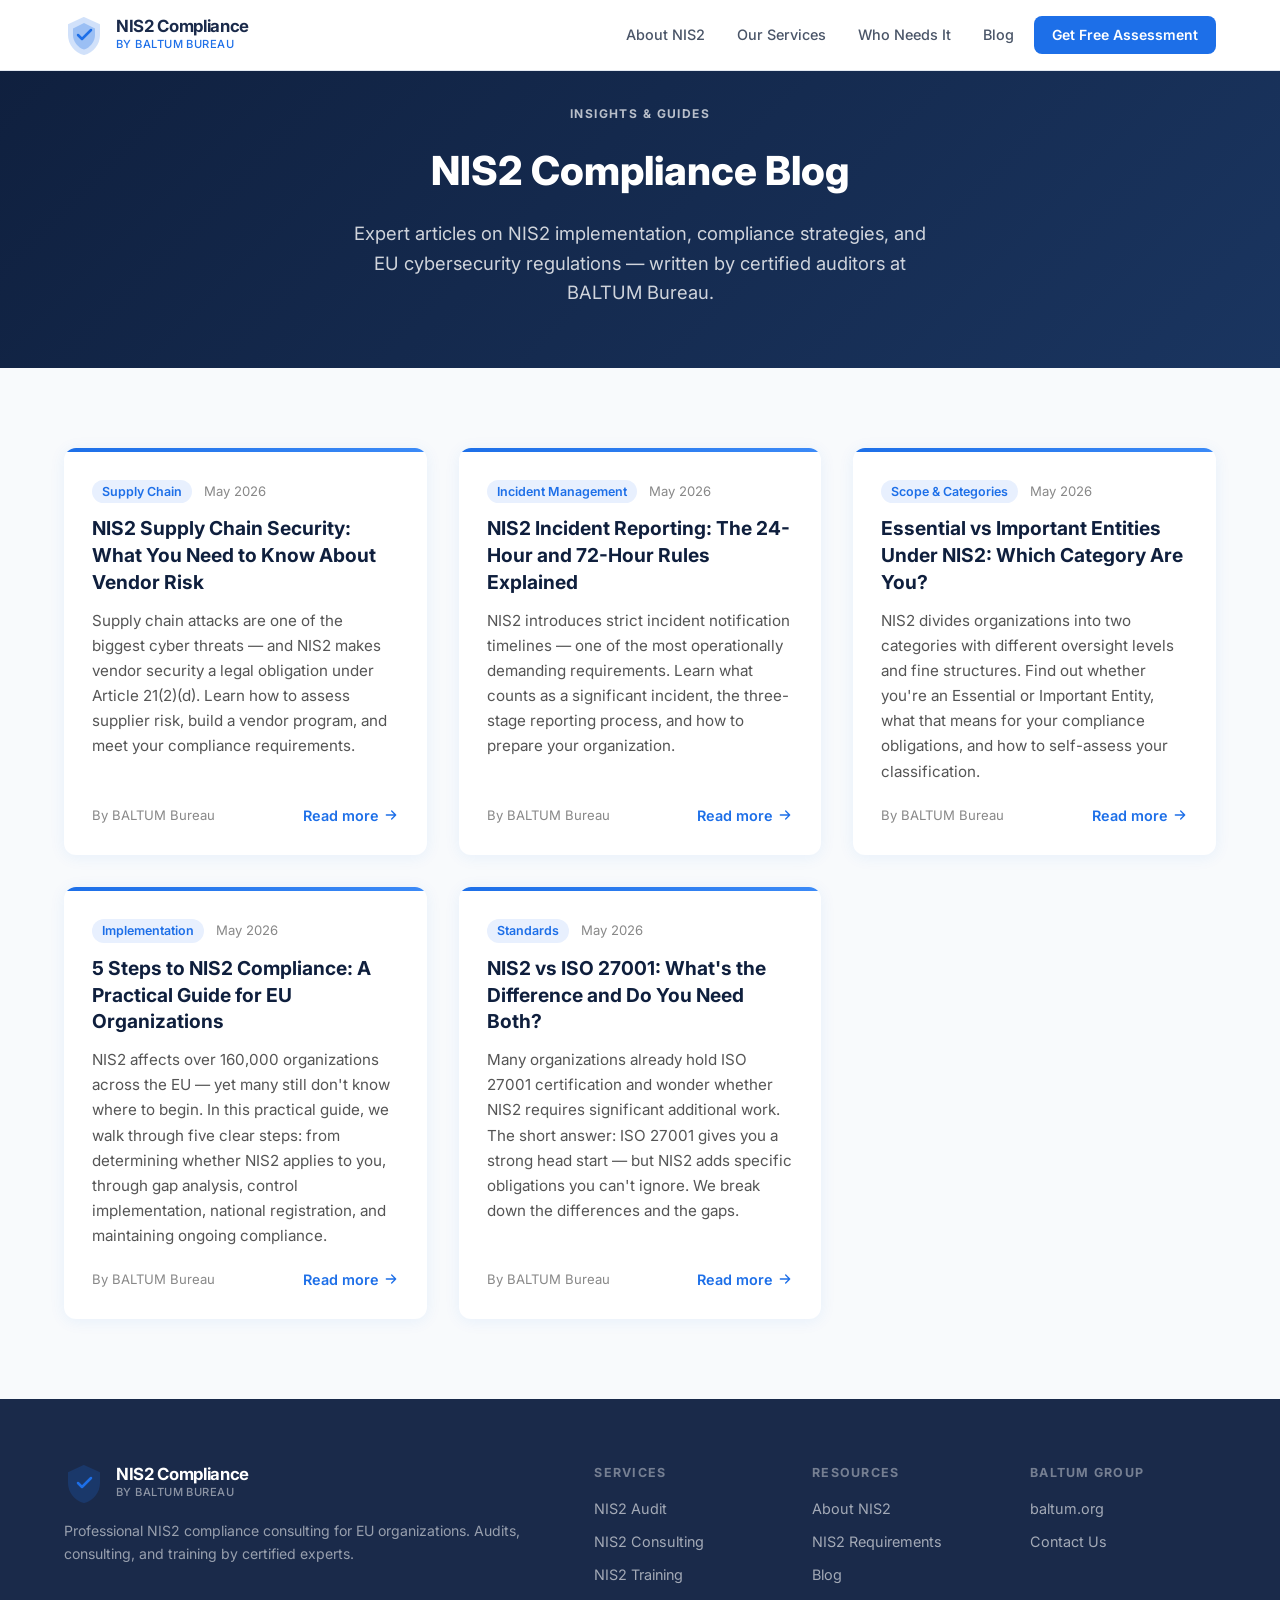
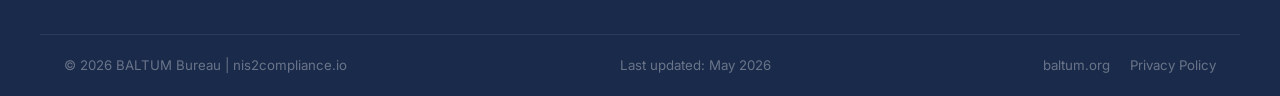
<file: blog/index.html>
<!DOCTYPE html>
<html lang="en">
<head>
  <meta charset="UTF-8" />
  <meta name="viewport" content="width=device-width, initial-scale=1.0" />
  <title>NIS2 Blog | BALTUM Bureau</title>
  <meta name="description" content="Insights, guides, and expert articles on NIS2 compliance for EU organizations. Written by BALTUM Bureau certified auditors." />
  <meta name="keywords" content="NIS2 blog, NIS2 compliance articles, NIS2 guide, EU cybersecurity, BALTUM Bureau" />
  <meta name="author" content="BALTUM Bureau" />
  <meta property="og:title" content="NIS2 Blog | BALTUM Bureau" />
  <meta property="og:description" content="Expert articles on NIS2 compliance, implementation, and cybersecurity for EU organizations." />
  <meta property="og:url" content="https://nis2compliance.io/blog/" />
  <meta property="og:type" content="website" />
  <link rel="canonical" href="https://nis2compliance.io/blog/" />
  <link rel="preconnect" href="https://fonts.googleapis.com" />
  <link rel="preconnect" href="https://fonts.gstatic.com" crossorigin />
  <link href="https://fonts.googleapis.com/css2?family=Inter:wght@300;400;500;600;700;800&display=swap" rel="stylesheet" />
  <link rel="stylesheet" href="../style.css" />
  <style>
    .blog-hero {
      background: linear-gradient(135deg, #0f1f3d 0%, #1a3560 100%);
      padding: 100px 0 60px;
      text-align: center;
      color: #fff;
    }
    .blog-hero .section-label { color: rgba(255,255,255,0.7); margin-bottom: 1rem; }
    .blog-hero h1 { font-size: 2.5rem; font-weight: 800; margin-bottom: 1rem; }
    .blog-hero p { font-size: 1.15rem; color: rgba(255,255,255,0.8); max-width: 600px; margin: 0 auto; }
    .blog-grid-section { padding: 80px 0; background: #f8fafc; }
    .blog-cards { display: grid; grid-template-columns: repeat(auto-fill, minmax(340px, 1fr)); gap: 2rem; }
    .blog-card {
      background: #fff;
      border-radius: 12px;
      box-shadow: 0 2px 16px rgba(29,111,232,0.08);
      overflow: hidden;
      transition: transform 0.2s ease, box-shadow 0.2s ease;
      display: flex;
      flex-direction: column;
    }
    .blog-card:hover { transform: translateY(-4px); box-shadow: 0 8px 32px rgba(29,111,232,0.15); }
    .blog-card-accent {
      height: 4px;
      background: linear-gradient(90deg, #1D6FE8 0%, #3b8af7 100%);
    }
    .blog-card-body { padding: 1.75rem; flex: 1; display: flex; flex-direction: column; }
    .blog-card-meta {
      display: flex; align-items: center; gap: 0.75rem;
      font-size: 0.82rem; color: #888; margin-bottom: 0.75rem;
    }
    .blog-card-meta .tag {
      background: #e8f0fe; color: #1D6FE8;
      padding: 2px 10px; border-radius: 20px;
      font-weight: 600; font-size: 0.78rem;
    }
    .blog-card h2 { font-size: 1.2rem; font-weight: 700; color: #0f1f3d; margin-bottom: 0.75rem; line-height: 1.4; }
    .blog-card p { font-size: 0.95rem; color: #555; line-height: 1.65; flex: 1; margin-bottom: 1.25rem; }
    .blog-card-footer { display: flex; align-items: center; justify-content: space-between; margin-top: auto; }
    .blog-card-author { font-size: 0.82rem; color: #888; }
    .read-more {
      color: #1D6FE8; font-weight: 600; font-size: 0.9rem;
      text-decoration: none; display: flex; align-items: center; gap: 4px;
      transition: gap 0.2s ease;
    }
    .read-more:hover { gap: 8px; }
    .read-more svg { transition: transform 0.2s; }
    .read-more:hover svg { transform: translateX(2px); }
  </style>
</head>
<body>

<!-- HEADER / NAV -->
<header class="header" id="top">
  <div class="container nav-container">
    <a href="../index.html" class="logo">
      <svg class="logo-icon" viewBox="0 0 40 40" fill="none" xmlns="http://www.w3.org/2000/svg">
        <path d="M20 3L5 10V20C5 28.8 11.6 37.1 20 39C28.4 37.1 35 28.8 35 20V10L20 3Z" fill="#1D6FE8" opacity="0.2" stroke="#1D6FE8" stroke-width="2"/>
        <path d="M20 8L9 13.5V20C9 26.6 13.9 32.7 20 34.5C26.1 32.7 31 26.6 31 20V13.5L20 8Z" fill="#1D6FE8" opacity="0.3"/>
        <path d="M14 20L18 24L27 15" stroke="#1D6FE8" stroke-width="2.5" stroke-linecap="round" stroke-linejoin="round"/>
      </svg>
      <div class="logo-text">
        <span class="logo-name">NIS2 Compliance</span>
        <span class="logo-tagline">by BALTUM Bureau</span>
      </div>
    </a>
    <button class="mobile-toggle" id="mobileToggle" aria-label="Toggle menu">
      <span></span><span></span><span></span>
    </button>
    <nav class="nav" id="navMenu">
      <a href="../index.html#about" class="nav-link">About NIS2</a>
      <a href="../index.html#services" class="nav-link">Our Services</a>
      <a href="../index.html#who-needs" class="nav-link">Who Needs It</a>
      <a href="/blog/" class="nav-link">Blog</a>
      <a href="../index.html#contact" class="btn btn-primary btn-sm">Get Free Assessment</a>
    </nav>
  </div>
</header>

<!-- BLOG HERO -->
<section class="blog-hero">
  <div class="container">
    <div class="section-label">Insights & Guides</div>
    <h1>NIS2 Compliance Blog</h1>
    <p>Expert articles on NIS2 implementation, compliance strategies, and EU cybersecurity regulations — written by certified auditors at BALTUM Bureau.</p>
  </div>
</section>

<!-- BLOG ARTICLES -->
<section class="blog-grid-section">
  <div class="container">
    <div class="blog-cards">

      <!-- Article 5: Supply Chain Security -->
      <div class="blog-card">
        <div class="blog-card-accent"></div>
        <div class="blog-card-body">
          <div class="blog-card-meta">
            <span class="tag">Supply Chain</span>
            <span>May 2026</span>
          </div>
          <h2>NIS2 Supply Chain Security: What You Need to Know About Vendor Risk</h2>
          <p>Supply chain attacks are one of the biggest cyber threats — and NIS2 makes vendor security a legal obligation under Article 21(2)(d). Learn how to assess supplier risk, build a vendor program, and meet your compliance requirements.</p>
          <div class="blog-card-footer">
            <span class="blog-card-author">By BALTUM Bureau</span>
            <a href="nis2-supply-chain-security.html" class="read-more">
              Read more
              <svg width="16" height="16" viewBox="0 0 24 24" fill="none"><path d="M5 12H19M13 6L19 12L13 18" stroke="#1D6FE8" stroke-width="2" stroke-linecap="round" stroke-linejoin="round"/></svg>
            </a>
          </div>
        </div>
      </div>

      <!-- Article 4: Incident Reporting -->
      <div class="blog-card">
        <div class="blog-card-accent"></div>
        <div class="blog-card-body">
          <div class="blog-card-meta">
            <span class="tag">Incident Management</span>
            <span>May 2026</span>
          </div>
          <h2>NIS2 Incident Reporting: The 24-Hour and 72-Hour Rules Explained</h2>
          <p>NIS2 introduces strict incident notification timelines — one of the most operationally demanding requirements. Learn what counts as a significant incident, the three-stage reporting process, and how to prepare your organization.</p>
          <div class="blog-card-footer">
            <span class="blog-card-author">By BALTUM Bureau</span>
            <a href="nis2-incident-reporting.html" class="read-more">
              Read more
              <svg width="16" height="16" viewBox="0 0 24 24" fill="none"><path d="M5 12H19M13 6L19 12L13 18" stroke="#1D6FE8" stroke-width="2" stroke-linecap="round" stroke-linejoin="round"/></svg>
            </a>
          </div>
        </div>
      </div>

      <!-- Article 3: Essential vs Important -->
      <div class="blog-card">
        <div class="blog-card-accent"></div>
        <div class="blog-card-body">
          <div class="blog-card-meta">
            <span class="tag">Scope &amp; Categories</span>
            <span>May 2026</span>
          </div>
          <h2>Essential vs Important Entities Under NIS2: Which Category Are You?</h2>
          <p>NIS2 divides organizations into two categories with different oversight levels and fine structures. Find out whether you're an Essential or Important Entity, what that means for your compliance obligations, and how to self-assess your classification.</p>
          <div class="blog-card-footer">
            <span class="blog-card-author">By BALTUM Bureau</span>
            <a href="nis2-essential-vs-important.html" class="read-more">
              Read more
              <svg width="16" height="16" viewBox="0 0 24 24" fill="none"><path d="M5 12H19M13 6L19 12L13 18" stroke="#1D6FE8" stroke-width="2" stroke-linecap="round" stroke-linejoin="round"/></svg>
            </a>
          </div>
        </div>
      </div>

      <!-- Article 2 -->
      <div class="blog-card">
        <div class="blog-card-accent"></div>
        <div class="blog-card-body">
          <div class="blog-card-meta">
            <span class="tag">Implementation</span>
            <span>May 2026</span>
          </div>
          <h2>5 Steps to NIS2 Compliance: A Practical Guide for EU Organizations</h2>
          <p>NIS2 affects over 160,000 organizations across the EU — yet many still don't know where to begin. In this practical guide, we walk through five clear steps: from determining whether NIS2 applies to you, through gap analysis, control implementation, national registration, and maintaining ongoing compliance.</p>
          <div class="blog-card-footer">
            <span class="blog-card-author">By BALTUM Bureau</span>
            <a href="nis2-implementation-steps.html" class="read-more">
              Read more
              <svg width="16" height="16" viewBox="0 0 24 24" fill="none"><path d="M5 12H19M13 6L19 12L13 18" stroke="#1D6FE8" stroke-width="2" stroke-linecap="round" stroke-linejoin="round"/></svg>
            </a>
          </div>
        </div>
      </div>

      <!-- Article 1 -->
      <div class="blog-card">
        <div class="blog-card-accent"></div>
        <div class="blog-card-body">
          <div class="blog-card-meta">
            <span class="tag">Standards</span>
            <span>May 2026</span>
          </div>
          <h2>NIS2 vs ISO 27001: What's the Difference and Do You Need Both?</h2>
          <p>Many organizations already hold ISO 27001 certification and wonder whether NIS2 requires significant additional work. The short answer: ISO 27001 gives you a strong head start — but NIS2 adds specific obligations you can't ignore. We break down the differences and the gaps.</p>
          <div class="blog-card-footer">
            <span class="blog-card-author">By BALTUM Bureau</span>
            <a href="nis2-vs-iso27001.html" class="read-more">
              Read more
              <svg width="16" height="16" viewBox="0 0 24 24" fill="none"><path d="M5 12H19M13 6L19 12L13 18" stroke="#1D6FE8" stroke-width="2" stroke-linecap="round" stroke-linejoin="round"/></svg>
            </a>
          </div>
        </div>
      </div>

    </div>
  </div>
</section>

<!-- FOOTER -->
<footer class="footer">
  <div class="container footer-inner">
    <div class="footer-brand">
      <a href="../index.html" class="logo">
        <svg class="logo-icon" viewBox="0 0 40 40" fill="none"><path d="M20 3L5 10V20C5 28.8 11.6 37.1 20 39C28.4 37.1 35 28.8 35 20V10L20 3Z" fill="#1D6FE8" opacity="0.2" stroke="#1D6FE8" stroke-width="2"/><path d="M14 20L18 24L27 15" stroke="#1D6FE8" stroke-width="2.5" stroke-linecap="round" stroke-linejoin="round"/></svg>
        <div class="logo-text">
          <span class="logo-name">NIS2 Compliance</span>
          <span class="logo-tagline">by BALTUM Bureau</span>
        </div>
      </a>
      <p class="footer-desc">Professional NIS2 compliance consulting for EU organizations. Audits, consulting, and training by certified experts.</p>
    </div>
    <div class="footer-links">
      <div class="footer-col">
        <div class="footer-col-title">Services</div>
        <a href="../index.html#services">NIS2 Audit</a>
        <a href="../index.html#services">NIS2 Consulting</a>
        <a href="../index.html#services">NIS2 Training</a>
      </div>
      <div class="footer-col">
        <div class="footer-col-title">Resources</div>
        <a href="../index.html#about">About NIS2</a>
        <a href="../index.html#requirements">NIS2 Requirements</a>
        <a href="index.html">Blog</a>
      </div>
      <div class="footer-col">
        <div class="footer-col-title">BALTUM Group</div>
        <a href="https://baltum.org" target="_blank" rel="noopener">baltum.org</a>
        <a href="../index.html#contact">Contact Us</a>
      </div>
    </div>
  </div>
  <div class="footer-bottom">
    <div class="container footer-bottom-inner">
      <span>© 2026 BALTUM Bureau | nis2compliance.io</span>
      <span class="footer-updated">Last updated: May 2026</span>
      <div class="footer-bottom-links">
        <a href="https://baltum.org" target="_blank" rel="noopener">baltum.org</a>
        <a href="../index.html#privacy">Privacy Policy</a>
      </div>
    </div>
  </div>
</footer>

<script>
  const toggle = document.getElementById('mobileToggle');
  const navMenu = document.getElementById('navMenu');
  toggle.addEventListener('click', () => {
    navMenu.classList.toggle('active');
    toggle.classList.toggle('active');
  });
  document.querySelectorAll('.nav-link, .nav .btn').forEach(link => {
    link.addEventListener('click', () => {
      navMenu.classList.remove('active');
      toggle.classList.remove('active');
    });
  });
  window.addEventListener('scroll', () => {
    const header = document.querySelector('.header');
    if (window.scrollY > 20) {
      header.classList.add('scrolled');
    } else {
      header.classList.remove('scrolled');
    }
  });
</script>

</body>
</html>
</file>
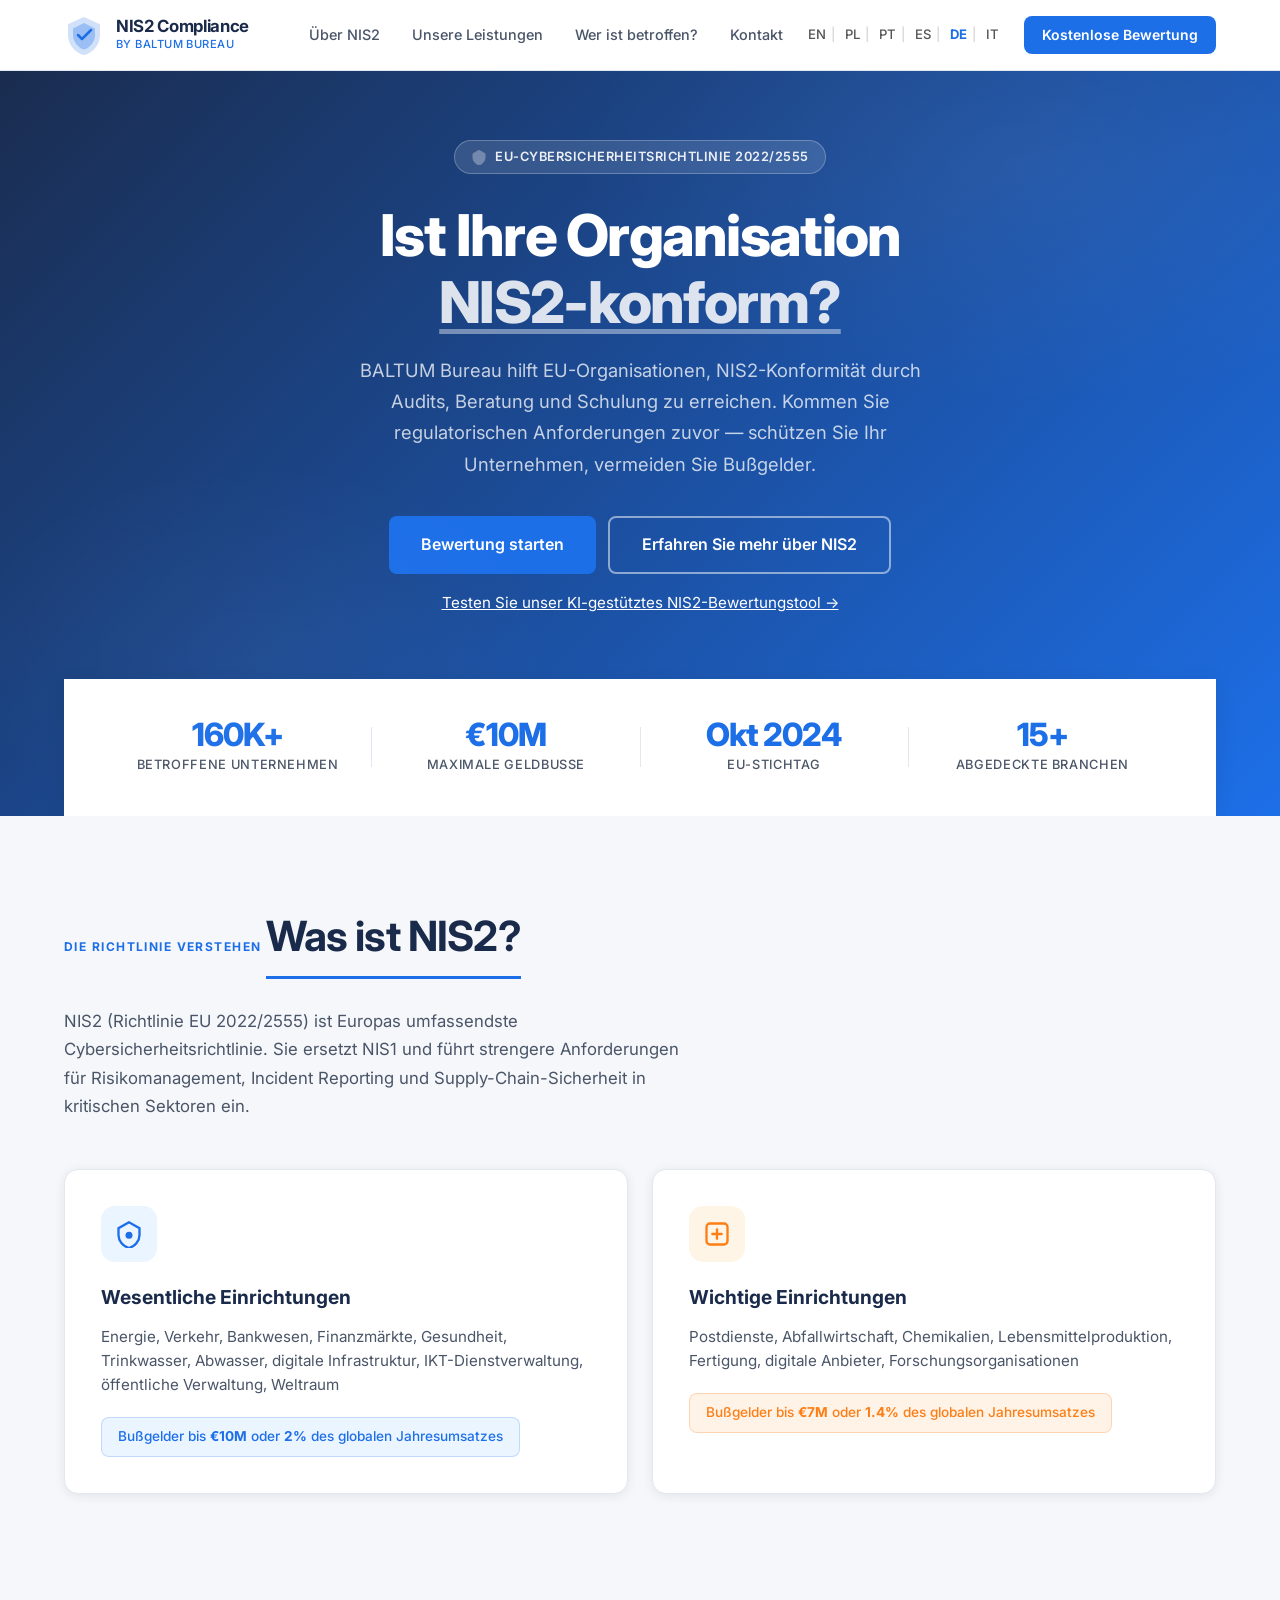
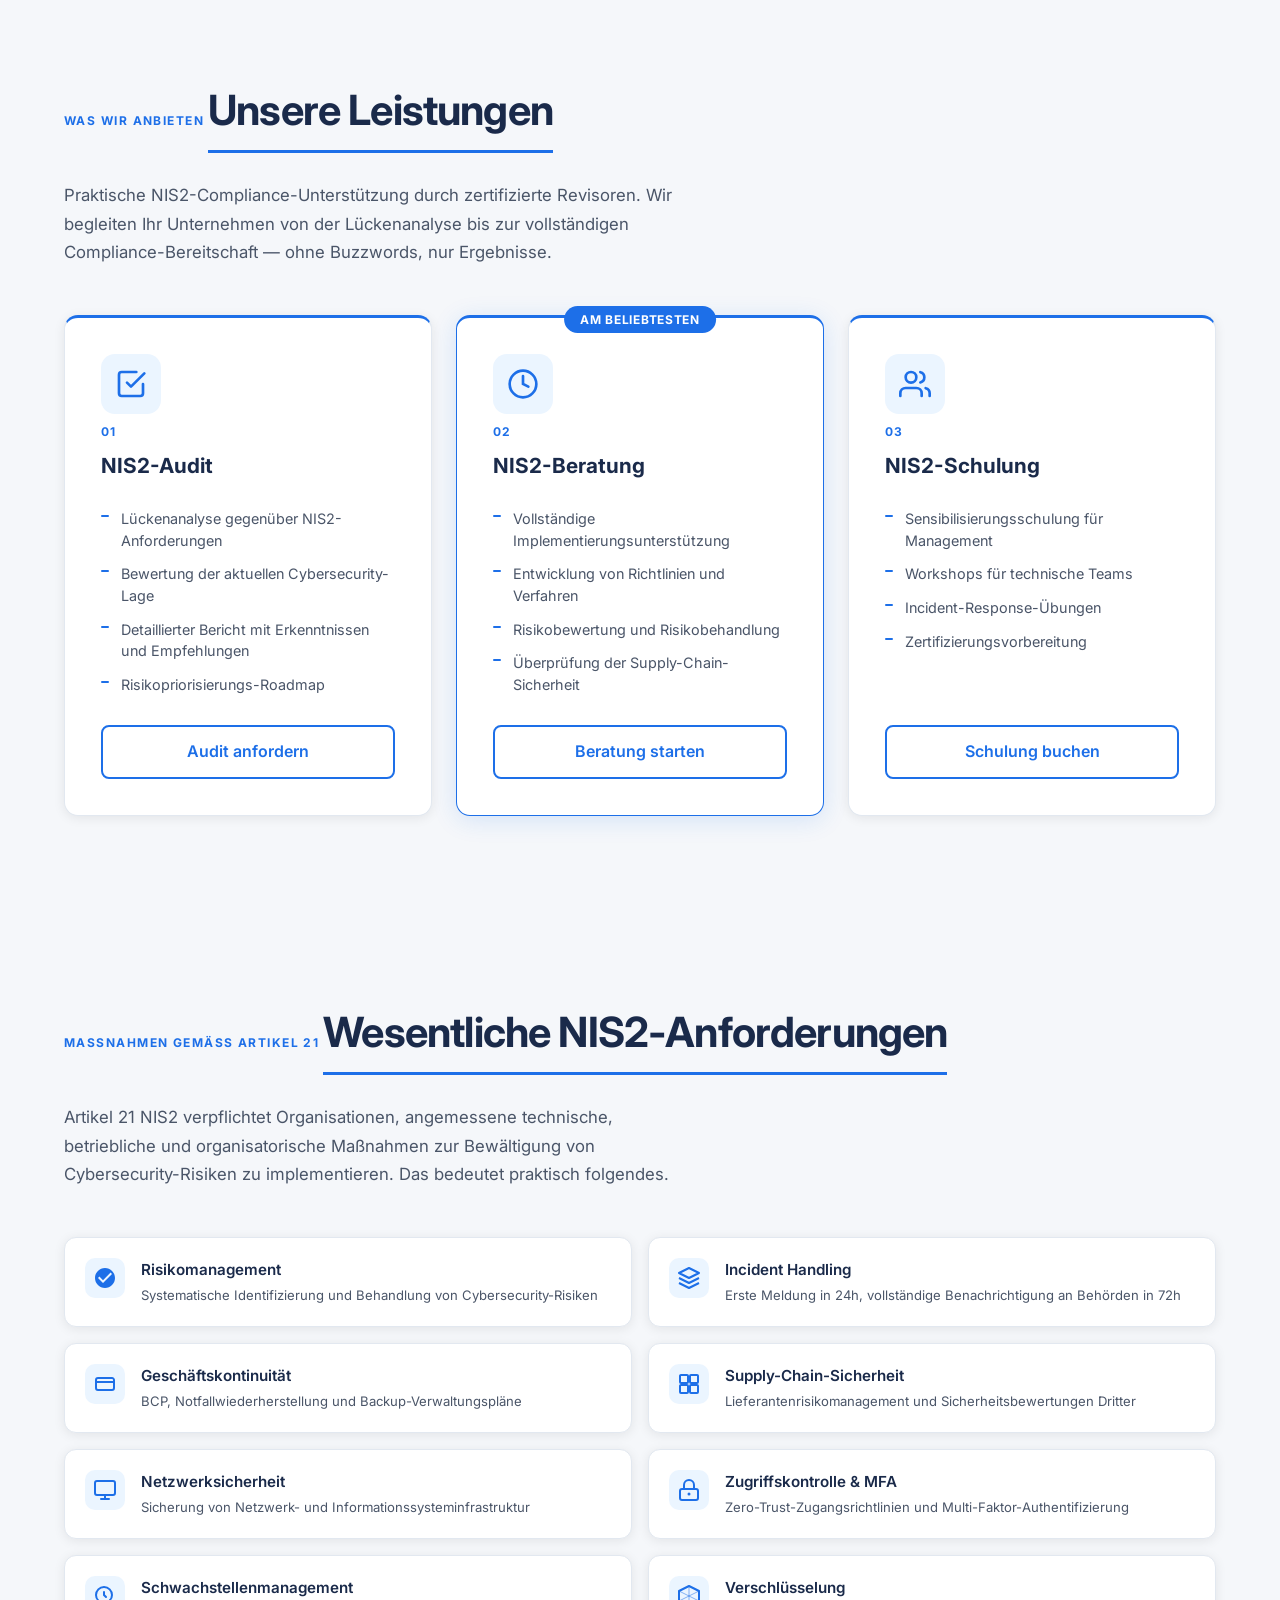
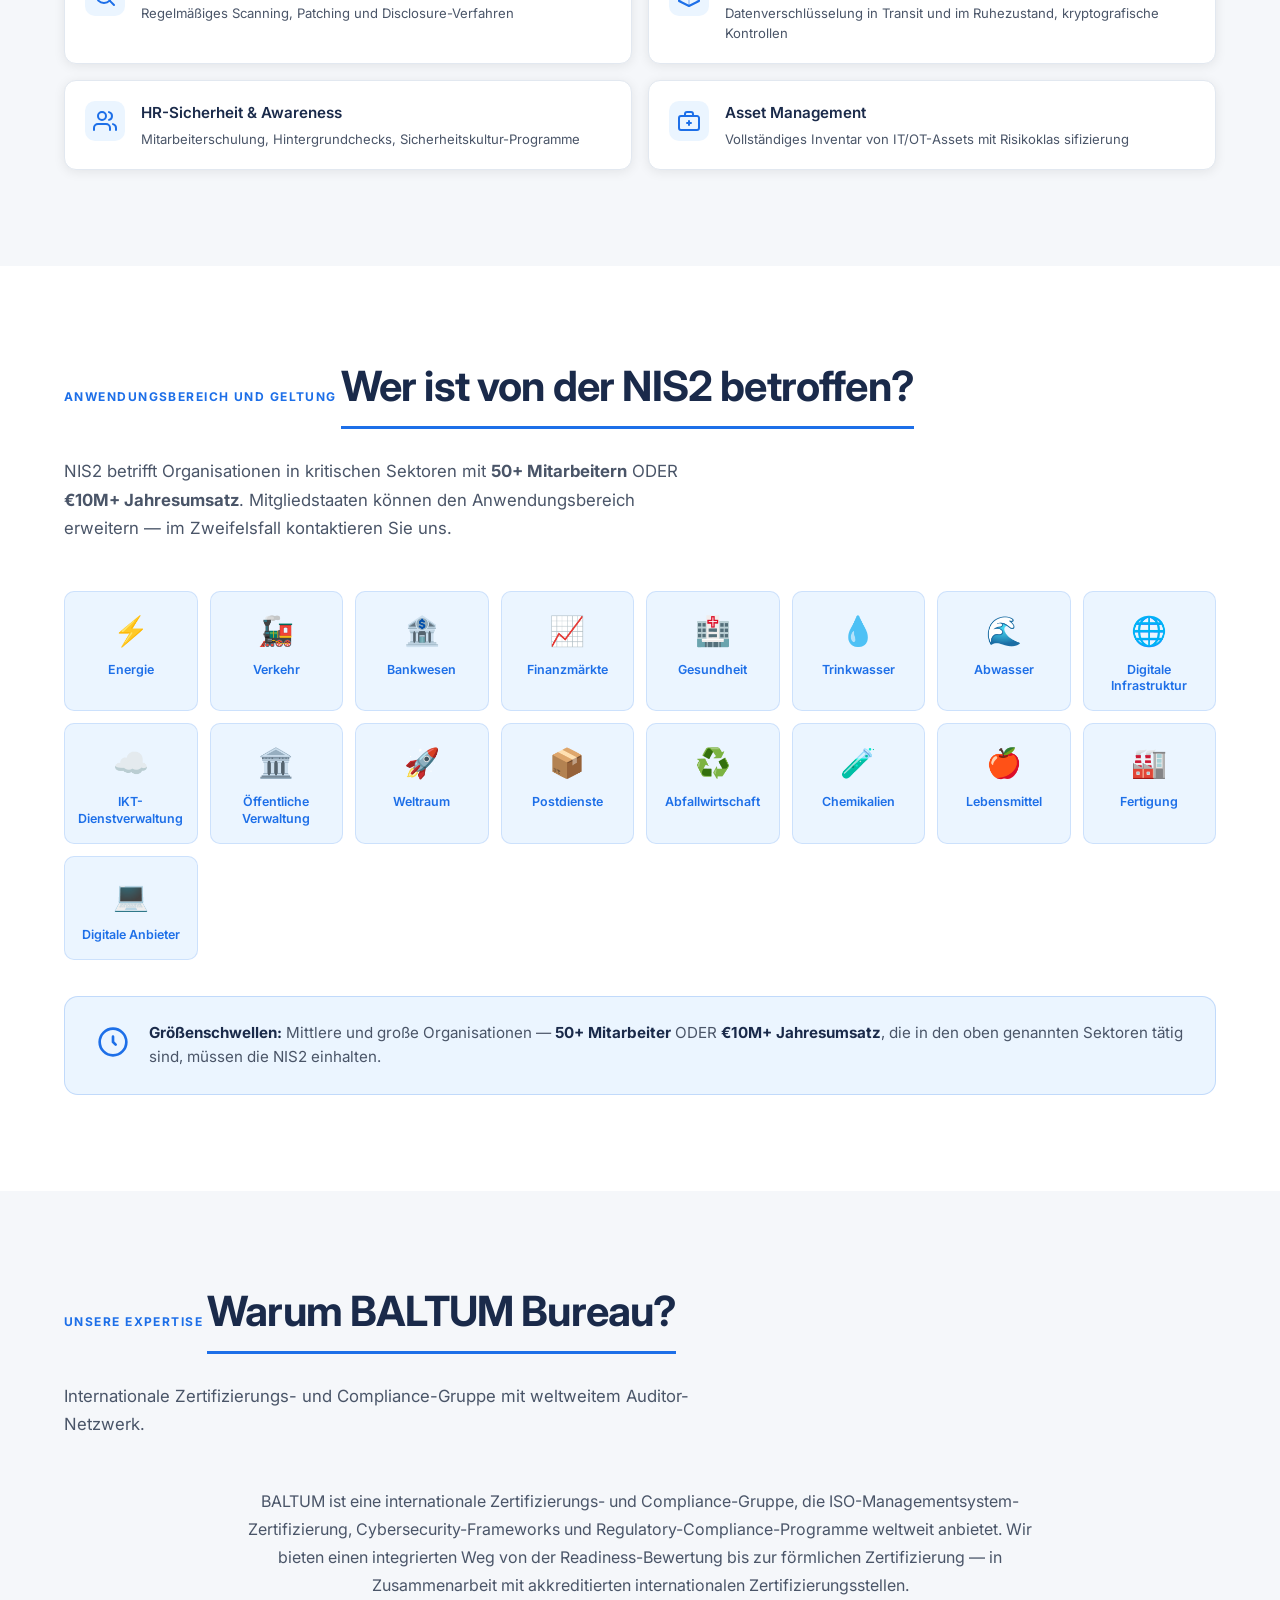
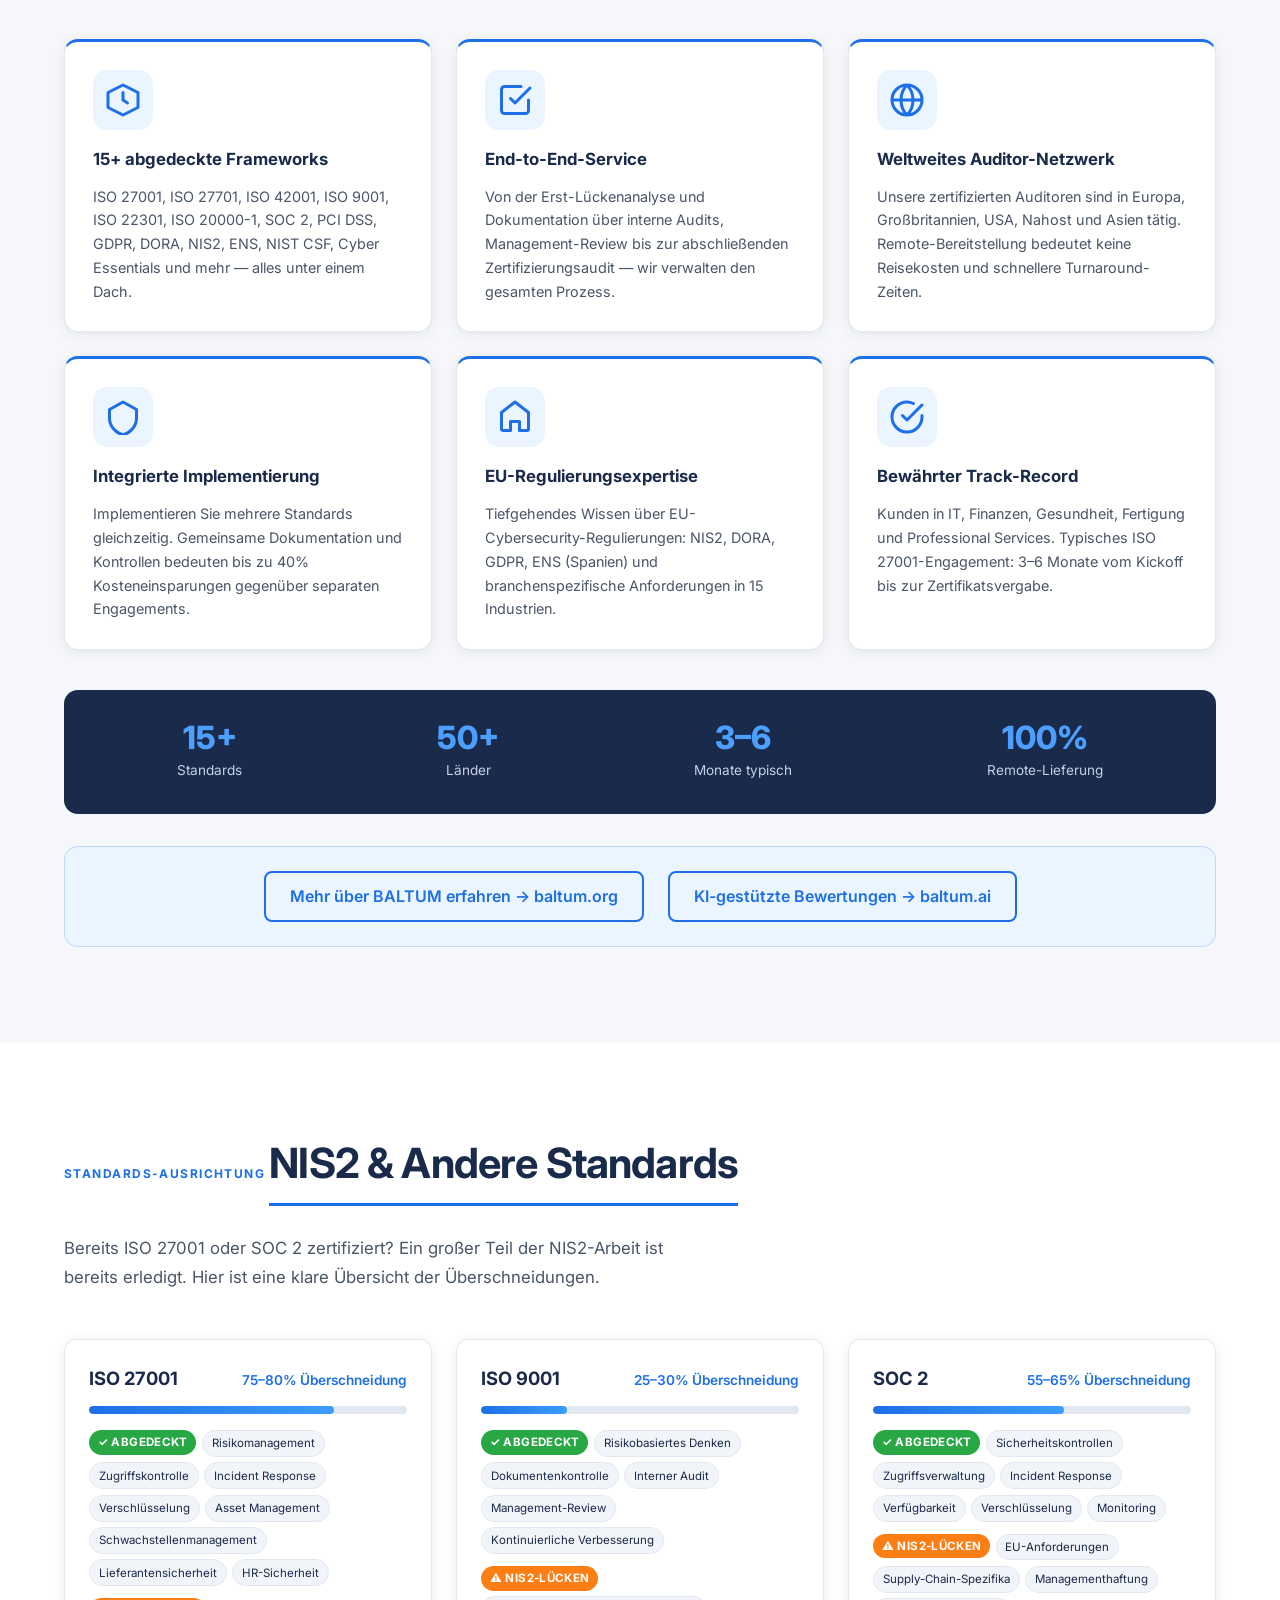
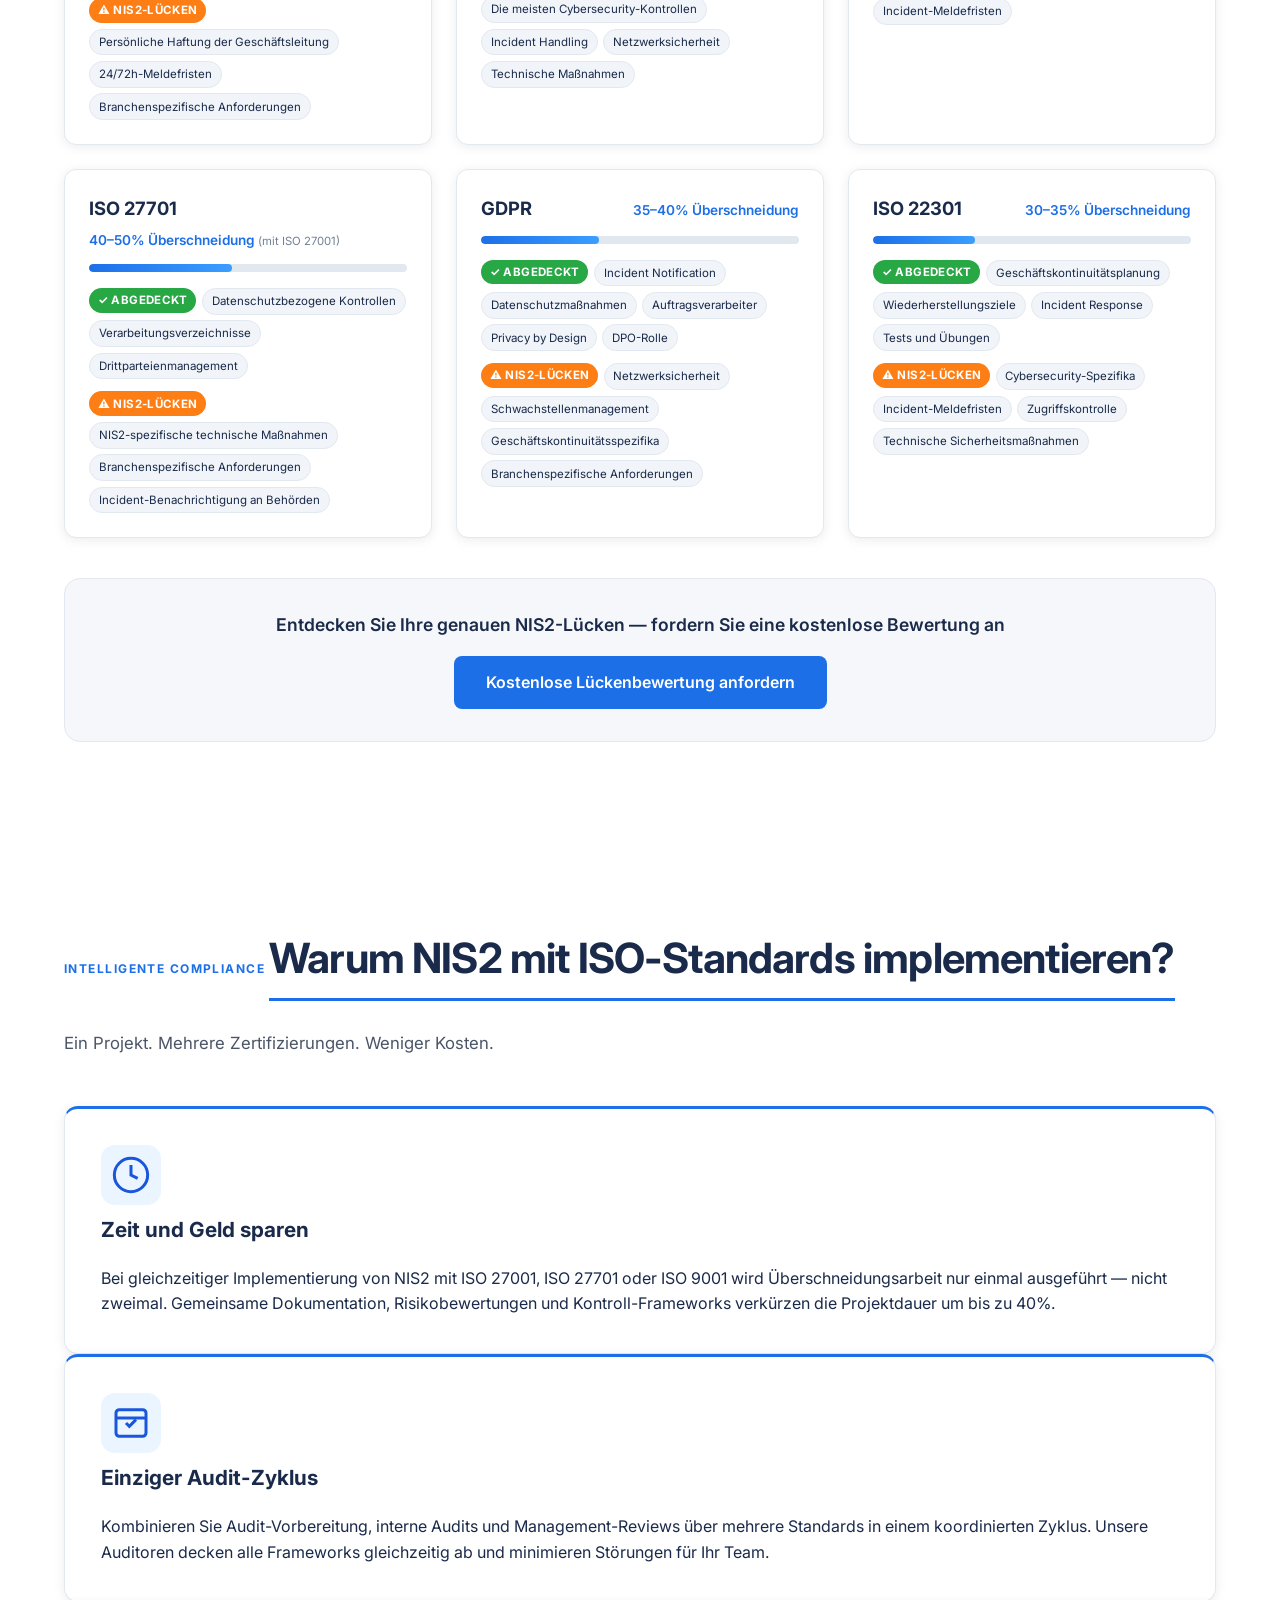
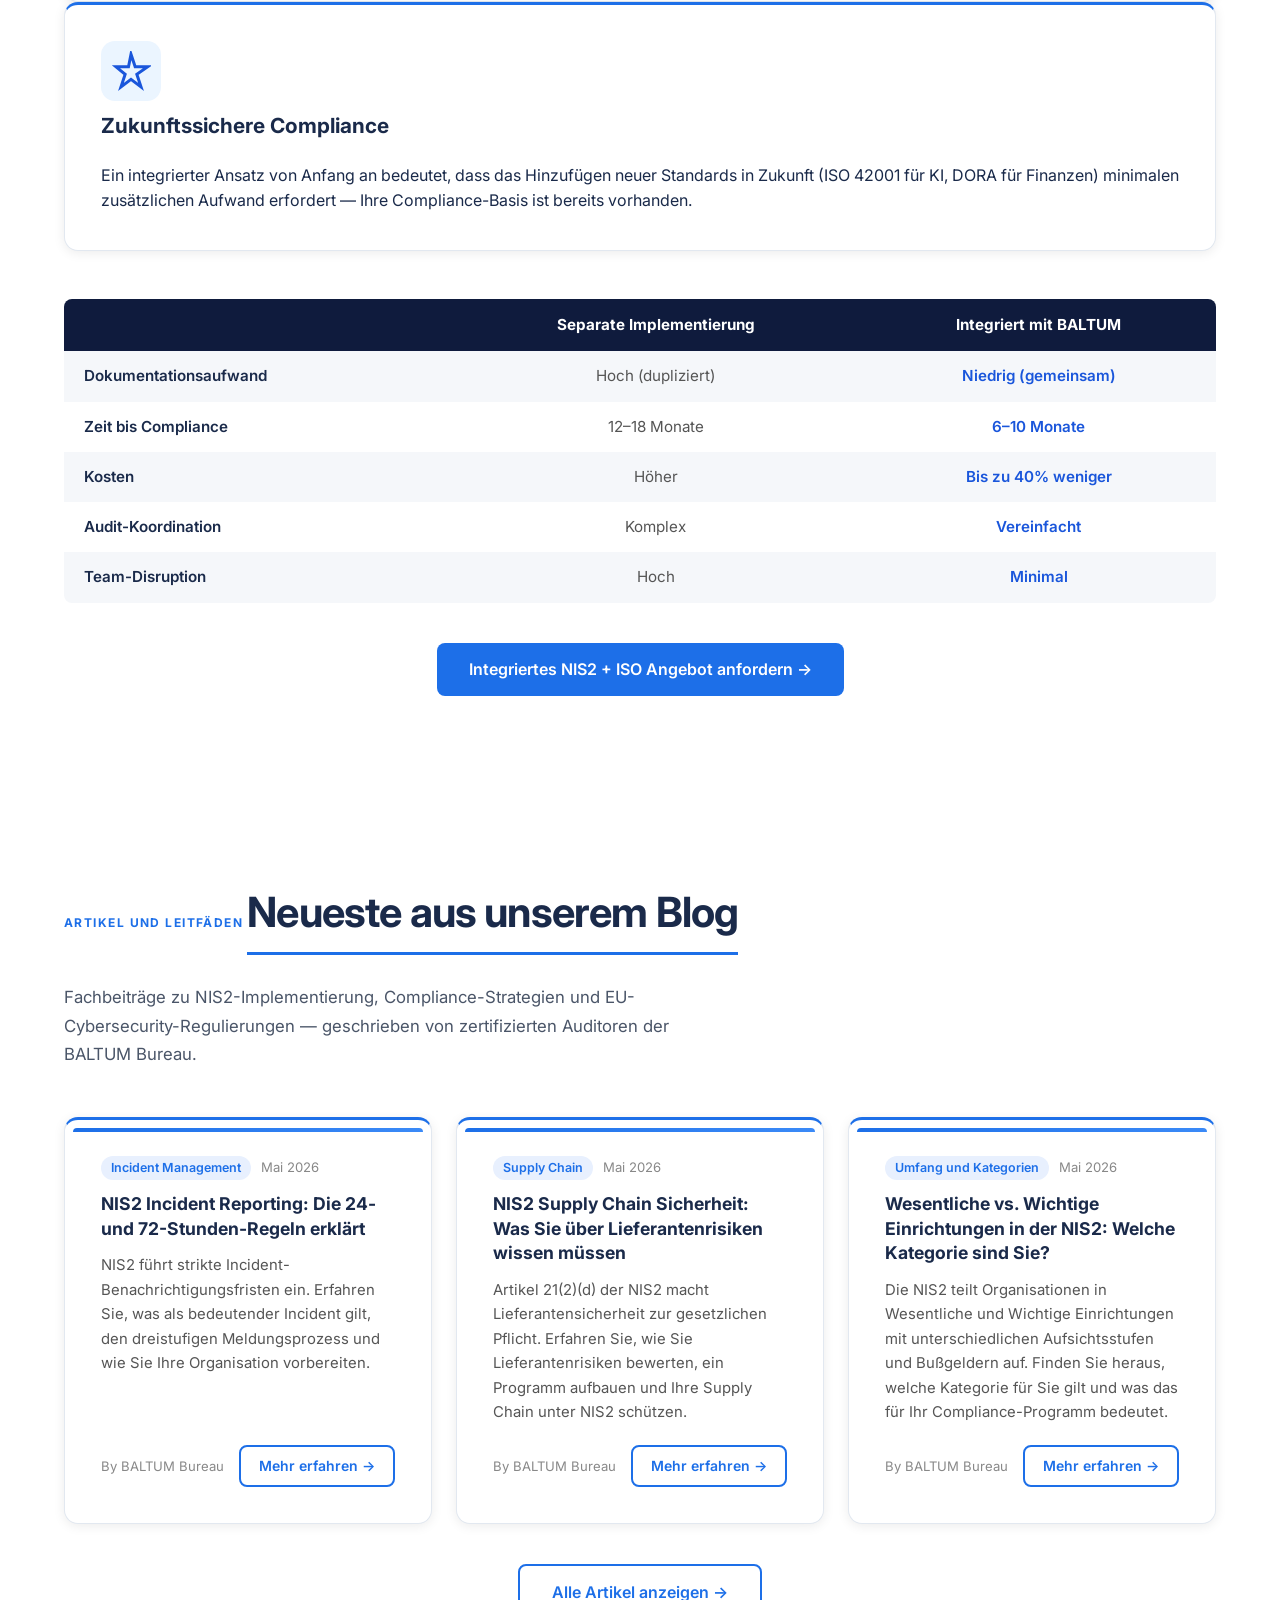
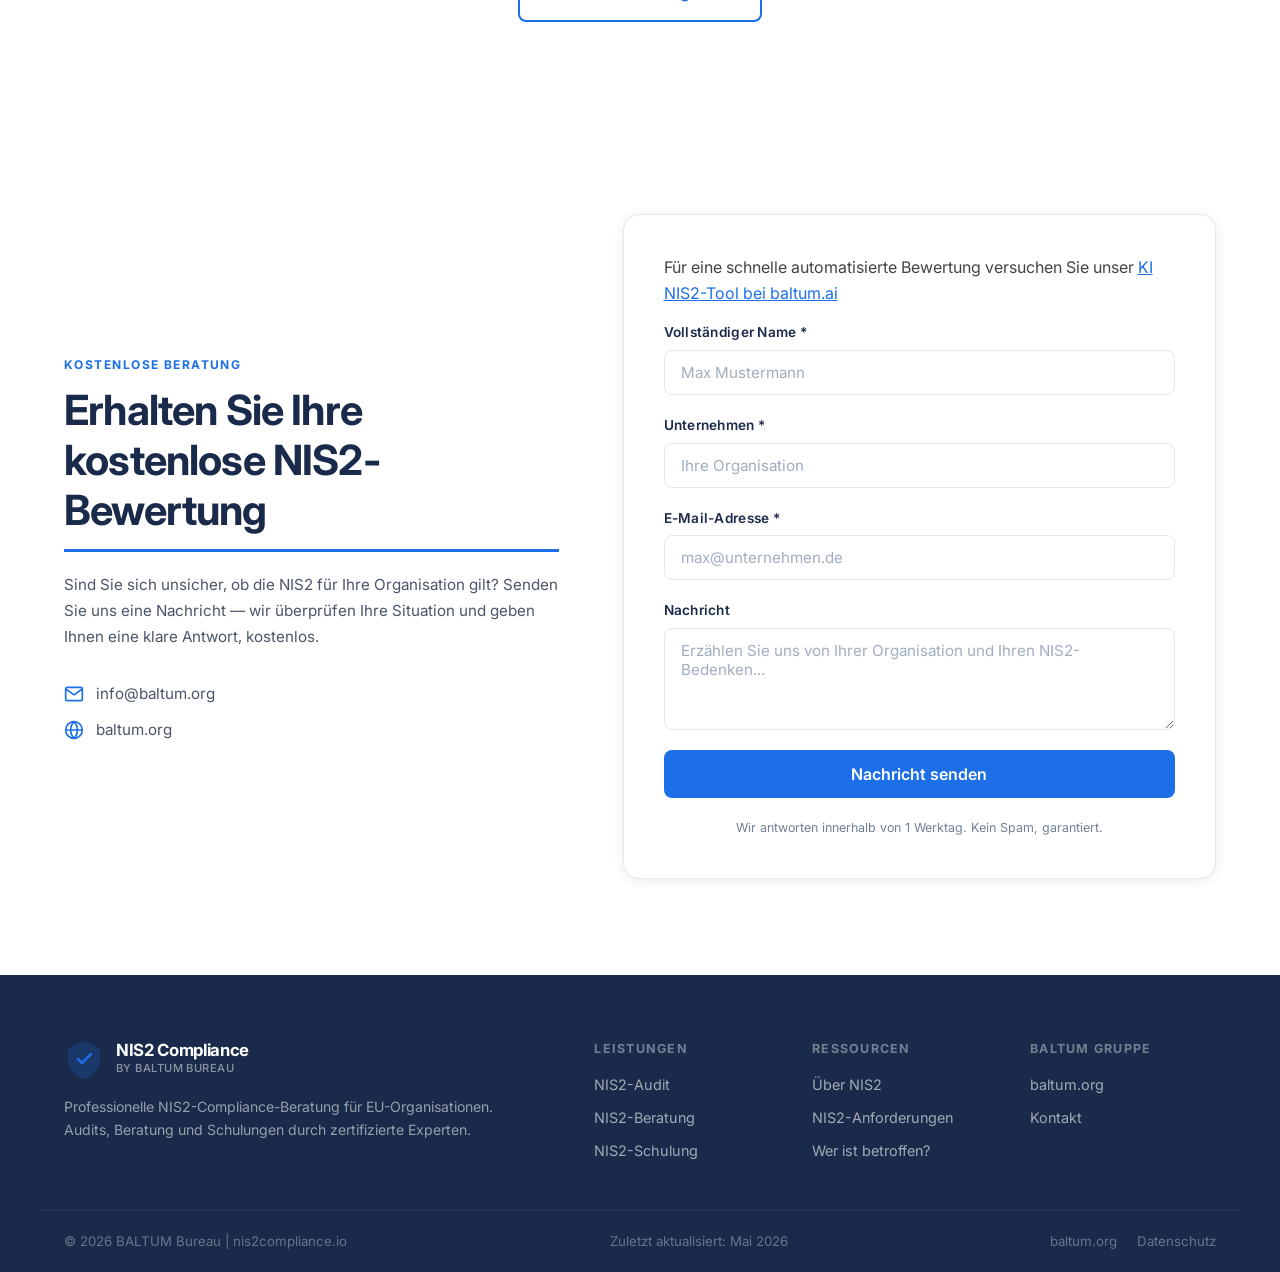
<file: de/index.html>
<!DOCTYPE html>
<html lang="de">
<head>
  <meta charset="UTF-8" />
  <meta name="viewport" content="width=device-width, initial-scale=1.0" />
  <title>NIS2-Compliance-Beratung | BALTUM Bureau</title>
  <meta name="description" content="BALTUM Bureau hilft EU-Organisationen, NIS2-Konformität durch Audits, Beratung und Schulung zu erreichen. NIS2-Richtlinie EU 2022/2555 Compliance-Spezialisten." />
  <meta name="keywords" content="NIS2-Compliance, NIS2-Audit, NIS2-Beratung, NIS2-Schulung, EU-Cybersicherheitsrichtlinie, BALTUM Bureau, NIS2 2022/2555" />
  <meta name="author" content="BALTUM Bureau" />
  <meta property="og:title" content="NIS2-Compliance | BALTUM Bureau" />
  <meta property="og:description" content="Spezialisierte NIS2-Beratung, Audits und Schulungen für EU-Organisationen. Werden Sie NIS2-konform." />
  <meta property="og:url" content="https://nis2compliance.io/de/" />
  <meta property="og:type" content="website" />
  <link rel="canonical" href="https://nis2compliance.io/de/" />
  <!-- hreflang -->
  <link rel="alternate" hreflang="en" href="https://nis2compliance.io/" />
  <link rel="alternate" hreflang="pl" href="https://nis2compliance.io/pl/" />
  <link rel="alternate" hreflang="pt" href="https://nis2compliance.io/pt/" />
  <link rel="alternate" hreflang="es" href="https://nis2compliance.io/es/" />
  <link rel="alternate" hreflang="de" href="https://nis2compliance.io/de/" />
  <link rel="alternate" hreflang="it" href="https://nis2compliance.io/it/" />
  <link rel="alternate" hreflang="x-default" href="https://nis2compliance.io/" />
  <!-- Favicon -->
  <link rel="icon" type="image/svg+xml" href="/favicon.svg" />
  <link rel="icon" type="image/png" sizes="32x32" href="/favicon-32.png" />
  <link rel="icon" type="image/png" sizes="16x16" href="/favicon-16.png" />
  <link rel="apple-touch-icon" sizes="180x180" href="/apple-touch-icon.png" />
  <link rel="preconnect" href="https://fonts.googleapis.com" />
  <link rel="preconnect" href="https://fonts.gstatic.com" crossorigin />
  <link href="https://fonts.googleapis.com/css2?family=Inter:wght@300;400;500;600;700;800&display=swap" rel="stylesheet" />
  <link rel="stylesheet" href="../style.css" />
  <style>
  .lang-switcher { display: flex; align-items: center; gap: 0; font-size: 0.82rem; margin-right: 0.75rem; }
  .lang-switcher a { color: #555; text-decoration: none; padding: 2px 5px; border-radius: 3px; font-weight: 500; transition: color 0.2s; white-space: nowrap; }
  .lang-switcher a:hover { color: #1D6FE8; }
  .lang-switcher a.active { color: #1D6FE8; font-weight: 700; }
  .lang-switcher a:not(:last-child)::after { content: "|"; margin-left: 5px; color: #ccc; font-weight: 400; }
  @media (max-width: 768px) { .lang-switcher { display: none; } }
  </style>
</head>
<body>
<header class="header" id="top">
  <div class="container nav-container">
    <a href="#top" class="logo">
      <svg class="logo-icon" viewBox="0 0 40 40" fill="none" xmlns="http://www.w3.org/2000/svg">
        <path d="M20 3L5 10V20C5 28.8 11.6 37.1 20 39C28.4 37.1 35 28.8 35 20V10L20 3Z" fill="#1D6FE8" opacity="0.2" stroke="#1D6FE8" stroke-width="2"/>
        <path d="M20 8L9 13.5V20C9 26.6 13.9 32.7 20 34.5C26.1 32.7 31 26.6 31 20V13.5L20 8Z" fill="#1D6FE8" opacity="0.3"/>
        <path d="M14 20L18 24L27 15" stroke="#1D6FE8" stroke-width="2.5" stroke-linecap="round" stroke-linejoin="round"/>
      </svg>
      <div class="logo-text">
        <span class="logo-name">NIS2 Compliance</span>
        <span class="logo-tagline">by BALTUM Bureau</span>
      </div>
    </a>
    <button class="mobile-toggle" id="mobileToggle" aria-label="Toggle menu"><span></span><span></span><span></span></button>
    <nav class="nav" id="navMenu">
      <a href="#about" class="nav-link">Über NIS2</a>
      <a href="#services" class="nav-link">Unsere Leistungen</a>
      <a href="#who-needs" class="nav-link">Wer ist betroffen?</a>
      <a href="#contact" class="nav-link">Kontakt</a>
      <div class="lang-switcher"><a href="/">EN</a><a href="/pl/">PL</a><a href="/pt/">PT</a><a href="/es/">ES</a><a href="/de/" class="active">DE</a><a href="/it/">IT</a></div>
      <a href="#contact" class="btn btn-primary btn-sm">Kostenlose Bewertung</a>
    </nav>
  </div>
</header>
<section class="hero" id="hero">
  <div class="hero-bg"></div>
  <div class="container">
    <div class="hero-content">
      <div class="hero-badge"><svg width="16" height="16" viewBox="0 0 24 24" fill="none"><path d="M12 2L3 7V13C3 17.97 7.02 22.59 12 24C16.98 22.59 21 17.97 21 13V7L12 2Z" fill="#fff" opacity="0.3" stroke="#fff" stroke-width="1.5"/></svg> EU-Cybersicherheitsrichtlinie 2022/2555</div>
      <h1 class="hero-title">Ist Ihre Organisation<br /><span class="text-blue">NIS2-konform?</span></h1>
      <p class="hero-subtitle">BALTUM Bureau hilft EU-Organisationen, NIS2-Konformität durch Audits, Beratung und Schulung zu erreichen. Kommen Sie regulatorischen Anforderungen zuvor — schützen Sie Ihr Unternehmen, vermeiden Sie Bußgelder.</p>
      <div class="hero-actions">
        <a href="#contact" class="btn btn-primary btn-lg">Bewertung starten</a>
        <a href="#about" class="btn btn-outline btn-lg">Erfahren Sie mehr über NIS2</a>
      </div>
      <div style="margin-top:1rem;"><a href="https://baltum.ai" target="_blank" class="hero-link" style="color:#fff;text-decoration:underline;font-size:0.95rem;background:none;padding:0;border:none;">Testen Sie unser KI-gestütztes NIS2-Bewertungstool →</a></div>
    </div>
    <div class="stats-bar">
      <div class="stat-item"><div class="stat-value">160K+</div><div class="stat-label">Betroffene Unternehmen</div></div>
      <div class="stat-divider"></div>
      <div class="stat-item"><div class="stat-value">€10M</div><div class="stat-label">Maximale Geldbuße</div></div>
      <div class="stat-divider"></div>
      <div class="stat-item"><div class="stat-value">Okt 2024</div><div class="stat-label">EU-Stichtag</div></div>
      <div class="stat-divider"></div>
      <div class="stat-item"><div class="stat-value">15+</div><div class="stat-label">Abgedeckte Branchen</div></div>
    </div>
  </div>
</section>
<section class="section" id="about">
  <div class="container">
    <div class="section-label">Die Richtlinie verstehen</div>
    <h2 class="section-title">Was ist NIS2?</h2>
    <p class="section-subtitle">NIS2 (Richtlinie EU 2022/2555) ist Europas umfassendste Cybersicherheitsrichtlinie. Sie ersetzt NIS1 und führt strengere Anforderungen für Risikomanagement, Incident Reporting und Supply-Chain-Sicherheit in kritischen Sektoren ein.</p>
    <div class="cards-2col">
      <div class="card card-essential">
        <div class="card-icon-wrap blue"><svg width="28" height="28" viewBox="0 0 24 24" fill="none"><path d="M12 2L3 7V13C3 17.97 7.02 22.59 12 24C16.98 22.59 21 17.97 21 13V7L12 2Z" stroke="#1D6FE8" stroke-width="2" fill="none"/><circle cx="12" cy="13" r="3" fill="#1D6FE8"/></svg></div>
        <h3 class="card-title">Wesentliche Einrichtungen</h3>
        <p class="card-desc">Energie, Verkehr, Bankwesen, Finanzmärkte, Gesundheit, Trinkwasser, Abwasser, digitale Infrastruktur, IKT-Dienstverwaltung, öffentliche Verwaltung, Weltraum</p>
        <div class="fine-badge fine-high">Bußgelder bis <strong>€10M</strong> oder <strong>2%</strong> des globalen Jahresumsatzes</div>
      </div>
      <div class="card card-important">
        <div class="card-icon-wrap orange"><svg width="28" height="28" viewBox="0 0 24 24" fill="none"><rect x="3" y="3" width="18" height="18" rx="3" stroke="#fd7e14" stroke-width="2"/><path d="M8 12H16M12 8V16" stroke="#fd7e14" stroke-width="2" stroke-linecap="round"/></svg></div>
        <h3 class="card-title">Wichtige Einrichtungen</h3>
        <p class="card-desc">Postdienste, Abfallwirtschaft, Chemikalien, Lebensmittelproduktion, Fertigung, digitale Anbieter, Forschungsorganisationen</p>
        <div class="fine-badge fine-medium">Bußgelder bis <strong>€7M</strong> oder <strong>1.4%</strong> des globalen Jahresumsatzes</div>
      </div>
    </div>
  </div>
</section>
<section class="section" id="services">
  <div class="container">
    <div class="section-label">Was wir anbieten</div>
    <h2 class="section-title">Unsere Leistungen</h2>
    <p class="section-subtitle">Praktische NIS2-Compliance-Unterstützung durch zertifizierte Revisoren. Wir begleiten Ihr Unternehmen von der Lückenanalyse bis zur vollständigen Compliance-Bereitschaft — ohne Buzzwords, nur Ergebnisse.</p>
    <div class="cards-3col">
      <div class="service-card">
        <div class="service-icon"><svg width="32" height="32" viewBox="0 0 24 24" fill="none"><path d="M9 11L12 14L22 4" stroke="#1D6FE8" stroke-width="2" stroke-linecap="round" stroke-linejoin="round"/><path d="M21 12V19C21 20.1 20.1 21 19 21H5C3.9 21 3 20.1 3 19V5C3 3.9 3.9 3 5 3H16" stroke="#1D6FE8" stroke-width="2" stroke-linecap="round" stroke-linejoin="round"/></svg></div>
        <div class="service-number">01</div>
        <h3 class="service-title">NIS2-Audit</h3>
        <ul class="service-list">
          <li>Lückenanalyse gegenüber NIS2-Anforderungen</li>
          <li>Bewertung der aktuellen Cybersecurity-Lage</li>
          <li>Detaillierter Bericht mit Erkenntnissen und Empfehlungen</li>
          <li>Risikopriorisierungs-Roadmap</li>
        </ul>
        <a href="#contact" class="btn btn-primary btn-full">Audit anfordern</a>
      </div>
      <div class="service-card service-card-featured">
        <div class="featured-badge">Am beliebtesten</div>
        <div class="service-icon"><svg width="32" height="32" viewBox="0 0 24 24" fill="none"><circle cx="12" cy="12" r="10" stroke="#1D6FE8" stroke-width="2"/><path d="M12 6V12L16 14" stroke="#1D6FE8" stroke-width="2" stroke-linecap="round"/></svg></div>
        <div class="service-number">02</div>
        <h3 class="service-title">NIS2-Beratung</h3>
        <ul class="service-list">
          <li>Vollständige Implementierungsunterstützung</li>
          <li>Entwicklung von Richtlinien und Verfahren</li>
          <li>Risikobewertung und Risikobehandlung</li>
          <li>Überprüfung der Supply-Chain-Sicherheit</li>
        </ul>
        <a href="#contact" class="btn btn-primary btn-full">Beratung starten</a>
      </div>
      <div class="service-card">
        <div class="service-icon"><svg width="32" height="32" viewBox="0 0 24 24" fill="none"><path d="M17 21V19C17 16.79 15.21 15 13 15H5C2.79 15 1 16.79 1 19V21" stroke="#1D6FE8" stroke-width="2" stroke-linecap="round"/><circle cx="9" cy="7" r="4" stroke="#1D6FE8" stroke-width="2"/><path d="M23 21V19C23 17.13 21.74 15.56 20 15.13" stroke="#1D6FE8" stroke-width="2" stroke-linecap="round"/><path d="M16 3.13C17.74 3.56 19 5.13 19 7C19 8.87 17.74 10.44 16 10.87" stroke="#1D6FE8" stroke-width="2" stroke-linecap="round"/></svg></div>
        <div class="service-number">03</div>
        <h3 class="service-title">NIS2-Schulung</h3>
        <ul class="service-list">
          <li>Sensibilisierungsschulung für Management</li>
          <li>Workshops für technische Teams</li>
          <li>Incident-Response-Übungen</li>
          <li>Zertifizierungsvorbereitung</li>
        </ul>
        <a href="#contact" class="btn btn-primary btn-full">Schulung buchen</a>
      </div>
    </div>
  </div>
</section>
<section class="section" id="requirements">
  <div class="container">
    <div class="section-label">Maßnahmen gemäß Artikel 21</div>
    <h2 class="section-title">Wesentliche NIS2-Anforderungen</h2>
    <p class="section-subtitle">Artikel 21 NIS2 verpflichtet Organisationen, angemessene technische, betriebliche und organisatorische Maßnahmen zur Bewältigung von Cybersecurity-Risiken zu implementieren. Das bedeutet praktisch folgendes.</p>
    <div class="requirements-grid">
      <div class="req-item"><div class="req-icon"><svg width="24" height="24" viewBox="0 0 24 24" fill="none"><path d="M12 2C6.48 2 2 6.48 2 12s4.48 10 10 10 10-4.48 10-10S17.52 2 12 2zm-2 15l-5-5 1.41-1.41L10 14.17l7.59-7.59L19 8l-9 9z" fill="#1D6FE8"/></svg></div><div class="req-content"><div class="req-title">Risikomanagement</div><div class="req-desc">Systematische Identifizierung und Behandlung von Cybersecurity-Risiken</div></div></div>
      <div class="req-item"><div class="req-icon"><svg width="24" height="24" viewBox="0 0 24 24" fill="none"><path d="M12 2L2 7L12 12L22 7L12 2Z" stroke="#1D6FE8" stroke-width="2" stroke-linejoin="round"/><path d="M2 17L12 22L22 17" stroke="#1D6FE8" stroke-width="2" stroke-linejoin="round"/><path d="M2 12L12 17L22 12" stroke="#1D6FE8" stroke-width="2" stroke-linejoin="round"/></svg></div><div class="req-content"><div class="req-title">Incident Handling</div><div class="req-desc">Erste Meldung in 24h, vollständige Benachrichtigung an Behörden in 72h</div></div></div>
      <div class="req-item"><div class="req-icon"><svg width="24" height="24" viewBox="0 0 24 24" fill="none"><path d="M21 16V8C21 6.9 20.1 6 19 6H5C3.9 6 3 6.9 3 8V16C3 17.1 3.9 18 5 18H19C20.1 18 21 17.1 21 16Z" stroke="#1D6FE8" stroke-width="2"/><path d="M3 10H21" stroke="#1D6FE8" stroke-width="2"/></svg></div><div class="req-content"><div class="req-title">Geschäftskontinuität</div><div class="req-desc">BCP, Notfallwiederherstellung und Backup-Verwaltungspläne</div></div></div>
      <div class="req-item"><div class="req-icon"><svg width="24" height="24" viewBox="0 0 24 24" fill="none"><path d="M10 3H4C3.45 3 3 3.45 3 4V10C3 10.55 3.45 11 4 11H10C10.55 11 11 10.55 11 10V4C11 3.45 10.55 3 10 3Z" stroke="#1D6FE8" stroke-width="2"/><path d="M20 3H14C13.45 3 13 3.45 13 4V10C13 10.55 13.45 11 14 11H20C20.55 11 21 10.55 21 10V4C21 3.45 20.55 3 20 3Z" stroke="#1D6FE8" stroke-width="2"/><path d="M20 13H14C13.45 13 13 13.45 13 14V20C13 20.55 13.45 21 14 21H20C20.55 21 21 20.55 21 20V14C21 13.45 20.55 13 20 13Z" stroke="#1D6FE8" stroke-width="2"/><path d="M10 13H4C3.45 13 3 13.45 3 14V20C3 20.55 3.45 21 4 21H10C10.55 21 11 20.55 11 20V14C11 13.45 10.55 13 10 13Z" stroke="#1D6FE8" stroke-width="2"/></svg></div><div class="req-content"><div class="req-title">Supply-Chain-Sicherheit</div><div class="req-desc">Lieferantenrisikomanagement und Sicherheitsbewertungen Dritter</div></div></div>
      <div class="req-item"><div class="req-icon"><svg width="24" height="24" viewBox="0 0 24 24" fill="none"><rect x="2" y="3" width="20" height="14" rx="2" stroke="#1D6FE8" stroke-width="2"/><path d="M8 21H16M12 17V21" stroke="#1D6FE8" stroke-width="2" stroke-linecap="round"/></svg></div><div class="req-content"><div class="req-title">Netzwerksicherheit</div><div class="req-desc">Sicherung von Netzwerk- und Informationssysteminfrastruktur</div></div></div>
      <div class="req-item"><div class="req-icon"><svg width="24" height="24" viewBox="0 0 24 24" fill="none"><rect x="3" y="11" width="18" height="11" rx="2" stroke="#1D6FE8" stroke-width="2"/><path d="M7 11V7C7 4.24 9.24 2 12 2C14.76 2 17 4.24 17 7V11" stroke="#1D6FE8" stroke-width="2" stroke-linecap="round"/><circle cx="12" cy="16" r="1.5" fill="#1D6FE8"/></svg></div><div class="req-content"><div class="req-title">Zugriffskontrolle & MFA</div><div class="req-desc">Zero-Trust-Zugangsrichtlinien und Multi-Faktor-Authentifizierung</div></div></div>
      <div class="req-item"><div class="req-icon"><svg width="24" height="24" viewBox="0 0 24 24" fill="none"><circle cx="11" cy="11" r="8" stroke="#1D6FE8" stroke-width="2"/><path d="M21 21L16.65 16.65" stroke="#1D6FE8" stroke-width="2" stroke-linecap="round"/><path d="M11 8V11L13 13" stroke="#1D6FE8" stroke-width="2" stroke-linecap="round"/></svg></div><div class="req-content"><div class="req-title">Schwachstellenmanagement</div><div class="req-desc">Regelmäßiges Scanning, Patching und Disclosure-Verfahren</div></div></div>
      <div class="req-item"><div class="req-icon"><svg width="24" height="24" viewBox="0 0 24 24" fill="none"><path d="M12 2L2 7V17L12 22L22 17V7L12 2Z" stroke="#1D6FE8" stroke-width="2" stroke-linejoin="round"/><path d="M12 2V22M2 7L22 17M22 7L2 17" stroke="#1D6FE8" stroke-width="1" opacity="0.5"/></svg></div><div class="req-content"><div class="req-title">Verschlüsselung</div><div class="req-desc">Datenverschlüsselung in Transit und im Ruhezustand, kryptografische Kontrollen</div></div></div>
      <div class="req-item"><div class="req-icon"><svg width="24" height="24" viewBox="0 0 24 24" fill="none"><path d="M17 21V19C17 16.79 15.21 15 13 15H5C2.79 15 1 16.79 1 19V21" stroke="#1D6FE8" stroke-width="2" stroke-linecap="round"/><circle cx="9" cy="7" r="4" stroke="#1D6FE8" stroke-width="2"/><path d="M23 21V19C23 17.13 21.74 15.56 20 15.13" stroke="#1D6FE8" stroke-width="2" stroke-linecap="round"/><path d="M16 3.13C17.74 3.56 19 5.13 19 7C19 8.87 17.74 10.44 16 10.87" stroke="#1D6FE8" stroke-width="2" stroke-linecap="round"/></svg></div><div class="req-content"><div class="req-title">HR-Sicherheit & Awareness</div><div class="req-desc">Mitarbeiterschulung, Hintergrundchecks, Sicherheitskultur-Programme</div></div></div>
      <div class="req-item"><div class="req-icon"><svg width="24" height="24" viewBox="0 0 24 24" fill="none"><path d="M20 7H4C2.9 7 2 7.9 2 9V19C2 20.1 2.9 21 4 21H20C21.1 21 22 20.1 22 19V9C22 7.9 21.1 7 20 7Z" stroke="#1D6FE8" stroke-width="2"/><path d="M16 7V5C16 3.9 15.1 3 14 3H10C8.9 3 8 3.9 8 5V7" stroke="#1D6FE8" stroke-width="2"/><path d="M12 12V16M10 14H14" stroke="#1D6FE8" stroke-width="2" stroke-linecap="round"/></svg></div><div class="req-content"><div class="req-title">Asset Management</div><div class="req-desc">Vollständiges Inventar von IT/OT-Assets mit Risikoklas sifizierung</div></div></div>
    </div>
  </div>
</section>
<section class="section" id="who-needs">
  <div class="container">
    <div class="section-label">Anwendungsbereich und Geltung</div>
    <h2 class="section-title">Wer ist von der NIS2 betroffen?</h2>
    <p class="section-subtitle">NIS2 betrifft Organisationen in kritischen Sektoren mit <strong>50+ Mitarbeitern</strong> ODER <strong>€10M+ Jahresumsatz</strong>. Mitgliedstaaten können den Anwendungsbereich erweitern — im Zweifelsfall kontaktieren Sie uns.</p>
    <div class="sectors-grid">
      <div class="sector-item"><div class="sector-icon">⚡</div><div class="sector-name">Energie</div></div>
      <div class="sector-item"><div class="sector-icon">🚂</div><div class="sector-name">Verkehr</div></div>
      <div class="sector-item"><div class="sector-icon">🏦</div><div class="sector-name">Bankwesen</div></div>
      <div class="sector-item"><div class="sector-icon">📈</div><div class="sector-name">Finanzmärkte</div></div>
      <div class="sector-item"><div class="sector-icon">🏥</div><div class="sector-name">Gesundheit</div></div>
      <div class="sector-item"><div class="sector-icon">💧</div><div class="sector-name">Trinkwasser</div></div>
      <div class="sector-item"><div class="sector-icon">🌊</div><div class="sector-name">Abwasser</div></div>
      <div class="sector-item"><div class="sector-icon">🌐</div><div class="sector-name">Digitale Infrastruktur</div></div>
      <div class="sector-item"><div class="sector-icon">☁️</div><div class="sector-name">IKT-Dienstverwaltung</div></div>
      <div class="sector-item"><div class="sector-icon">🏛️</div><div class="sector-name">Öffentliche Verwaltung</div></div>
      <div class="sector-item"><div class="sector-icon">🚀</div><div class="sector-name">Weltraum</div></div>
      <div class="sector-item"><div class="sector-icon">📦</div><div class="sector-name">Postdienste</div></div>
      <div class="sector-item"><div class="sector-icon">♻️</div><div class="sector-name">Abfallwirtschaft</div></div>
      <div class="sector-item"><div class="sector-icon">🧪</div><div class="sector-name">Chemikalien</div></div>
      <div class="sector-item"><div class="sector-icon">🍎</div><div class="sector-name">Lebensmittel</div></div>
      <div class="sector-item"><div class="sector-icon">🏭</div><div class="sector-name">Fertigung</div></div>
      <div class="sector-item"><div class="sector-icon">💻</div><div class="sector-name">Digitale Anbieter</div></div>
    </div>
    <div class="threshold-box">
      <div class="threshold-icon"><svg width="32" height="32" viewBox="0 0 24 24" fill="none"><circle cx="12" cy="12" r="10" stroke="#1D6FE8" stroke-width="2"/><path d="M12 8V12L14 14" stroke="#1D6FE8" stroke-width="2" stroke-linecap="round"/></svg></div>
      <div class="threshold-text"><strong>Größenschwellen:</strong> Mittlere und große Organisationen — <strong>50+ Mitarbeiter</strong> ODER <strong>€10M+ Jahresumsatz</strong>, die in den oben genannten Sektoren tätig sind, müssen die NIS2 einhalten.</div>
    </div>
  </div>
</section>
<section class="section" id="why-baltum" style="background:#F5F7FA;">
  <div class="container">
    <div class="section-label">Unsere Expertise</div>
    <h2 class="section-title">Warum BALTUM Bureau?</h2>
    <p class="section-subtitle">Internationale Zertifizierungs- und Compliance-Gruppe mit weltweitem Auditor-Netzwerk.</p>
    <p class="why-intro">BALTUM ist eine internationale Zertifizierungs- und Compliance-Gruppe, die ISO-Managementsystem-Zertifizierung, Cybersecurity-Frameworks und Regulatory-Compliance-Programme weltweit anbietet. Wir bieten einen integrierten Weg von der Readiness-Bewertung bis zur förmlichen Zertifizierung — in Zusammenarbeit mit akkreditierten internationalen Zertifizierungsstellen.</p>
    <div class="why-grid why-grid-6">
      <div class="why-card"><div class="why-icon"><svg width="36" height="36" viewBox="0 0 24 24" fill="none"><path d="M12 2L2 7V17L12 22L22 17V7L12 2Z" stroke="#1D6FE8" stroke-width="2" stroke-linejoin="round"/><path d="M12 7V12L15 14" stroke="#1D6FE8" stroke-width="2" stroke-linecap="round"/></svg></div><h3>15+ abgedeckte Frameworks</h3><p>ISO 27001, ISO 27701, ISO 42001, ISO 9001, ISO 22301, ISO 20000-1, SOC 2, PCI DSS, GDPR, DORA, NIS2, ENS, NIST CSF, Cyber Essentials und mehr — alles unter einem Dach.</p></div>
      <div class="why-card"><div class="why-icon"><svg width="36" height="36" viewBox="0 0 24 24" fill="none"><path d="M9 11L12 14L22 4" stroke="#1D6FE8" stroke-width="2" stroke-linecap="round" stroke-linejoin="round"/><path d="M21 12V19C21 20.1 20.1 21 19 21H5C3.9 21 3 20.1 3 19V5C3 3.9 3.9 3 5 3H16" stroke="#1D6FE8" stroke-width="2" stroke-linecap="round"/></svg></div><h3>End-to-End-Service</h3><p>Von der Erst-Lückenanalyse und Dokumentation über interne Audits, Management-Review bis zur abschließenden Zertifizierungsaudit — wir verwalten den gesamten Prozess.</p></div>
      <div class="why-card"><div class="why-icon"><svg width="36" height="36" viewBox="0 0 24 24" fill="none"><circle cx="12" cy="12" r="10" stroke="#1D6FE8" stroke-width="2"/><path d="M2 12H22M12 2C9.33 4.67 8 7.33 8 12C8 16.67 9.33 19.33 12 22M12 2C14.67 4.67 16 7.33 16 12C16 16.67 14.67 19.33 12 22" stroke="#1D6FE8" stroke-width="2"/></svg></div><h3>Weltweites Auditor-Netzwerk</h3><p>Unsere zertifizierten Auditoren sind in Europa, Großbritannien, USA, Nahost und Asien tätig. Remote-Bereitstellung bedeutet keine Reisekosten und schnellere Turnaround-Zeiten.</p></div>
      <div class="why-card"><div class="why-icon"><svg width="36" height="36" viewBox="0 0 24 24" fill="none"><path d="M12 2L3 7V13C3 17.97 7.02 22.59 12 24C16.98 22.59 21 17.97 21 13V7L12 2Z" stroke="#1D6FE8" stroke-width="2" stroke-linejoin="round"/></svg></div><h3>Integrierte Implementierung</h3><p>Implementieren Sie mehrere Standards gleichzeitig. Gemeinsame Dokumentation und Kontrollen bedeuten bis zu 40% Kosteneinsparungen gegenüber separaten Engagements.</p></div>
      <div class="why-card"><div class="why-icon"><svg width="36" height="36" viewBox="0 0 24 24" fill="none"><path d="M3 9L12 2L21 9V20C21 20.55 20.55 21 20 21H15V15H9V21H4C3.45 21 3 20.55 3 20V9Z" stroke="#1D6FE8" stroke-width="2" stroke-linejoin="round"/></svg></div><h3>EU-Regulierungsexpertise</h3><p>Tiefgehendes Wissen über EU-Cybersecurity-Regulierungen: NIS2, DORA, GDPR, ENS (Spanien) und branchenspezifische Anforderungen in 15 Industrien.</p></div>
      <div class="why-card"><div class="why-icon"><svg width="36" height="36" viewBox="0 0 24 24" fill="none"><path d="M22 11.08V12C22 17.52 17.52 22 12 22C6.48 22 2 17.52 2 12C2 6.48 6.48 2 12 2C13.54 2 15 2.36 16.28 3" stroke="#1D6FE8" stroke-width="2" stroke-linecap="round"/><path d="M22 4L12 14.01L9 11.01" stroke="#1D6FE8" stroke-width="2" stroke-linecap="round" stroke-linejoin="round"/></svg></div><h3>Bewährter Track-Record</h3><p>Kunden in IT, Finanzen, Gesundheit, Fertigung und Professional Services. Typisches ISO 27001-Engagement: 3–6 Monate vom Kickoff bis zur Zertifikatsvergabe.</p></div>
    </div>
    <div class="why-stats-bar">
      <div class="why-stat"><span class="why-stat-number">15+</span><span class="why-stat-label">Standards</span></div>
      <div class="why-stat"><span class="why-stat-number">50+</span><span class="why-stat-label">Länder</span></div>
      <div class="why-stat"><span class="why-stat-number">3–6</span><span class="why-stat-label">Monate typisch</span></div>
      <div class="why-stat"><span class="why-stat-number">100%</span><span class="why-stat-label">Remote-Lieferung</span></div>
    </div>
    <div class="baltum-link-box"><a href="https://baltum.org" target="_blank" rel="noopener" class="btn btn-outline">Mehr über BALTUM erfahren → baltum.org</a><a href="https://baltum.ai" target="_blank" rel="noopener" class="btn btn-outline">KI-gestützte Bewertungen → baltum.ai</a></div>
  </div>
</section>
<section class="section" id="standards-overlap">
  <div class="container">
    <div class="section-label">Standards-Ausrichtung</div>
    <h2 class="section-title">NIS2 & Andere Standards</h2>
    <p class="section-subtitle">Bereits ISO 27001 oder SOC 2 zertifiziert? Ein großer Teil der NIS2-Arbeit ist bereits erledigt. Hier ist eine klare Übersicht der Überschneidungen.</p>
    <div class="overlap-grid">
      <div class="overlap-card">
        <div class="overlap-header"><div class="overlap-standard">ISO 27001</div><div class="overlap-pct">75–80% Überschneidung</div></div>
        <div class="overlap-bar-wrap"><div class="overlap-bar" style="width:77%"></div></div>
        <div class="overlap-badges">
          <div class="badge-group"><span class="badge badge-covered">✓ Abgedeckt</span><span class="badge-item">Risikomanagement</span><span class="badge-item">Zugriffskontrolle</span><span class="badge-item">Incident Response</span><span class="badge-item">Verschlüsselung</span><span class="badge-item">Asset Management</span><span class="badge-item">Schwachstellenmanagement</span><span class="badge-item">Lieferantensicherheit</span><span class="badge-item">HR-Sicherheit</span></div>
          <div class="badge-group"><span class="badge badge-gap">⚠ NIS2-Lücken</span><span class="badge-item">Persönliche Haftung der Geschäftsleitung</span><span class="badge-item">24/72h-Meldefristen</span><span class="badge-item">Branchenspezifische Anforderungen</span></div>
        </div>
      </div>
      <div class="overlap-card">
        <div class="overlap-header"><div class="overlap-standard">ISO 9001</div><div class="overlap-pct">25–30% Überschneidung</div></div>
        <div class="overlap-bar-wrap"><div class="overlap-bar" style="width:27%"></div></div>
        <div class="overlap-badges">
          <div class="badge-group"><span class="badge badge-covered">✓ Abgedeckt</span><span class="badge-item">Risikobasiertes Denken</span><span class="badge-item">Dokumentenkontrolle</span><span class="badge-item">Interner Audit</span><span class="badge-item">Management-Review</span><span class="badge-item">Kontinuierliche Verbesserung</span></div>
          <div class="badge-group"><span class="badge badge-gap">⚠ NIS2-Lücken</span><span class="badge-item">Die meisten Cybersecurity-Kontrollen</span><span class="badge-item">Incident Handling</span><span class="badge-item">Netzwerksicherheit</span><span class="badge-item">Technische Maßnahmen</span></div>
        </div>
      </div>
      <div class="overlap-card">
        <div class="overlap-header"><div class="overlap-standard">SOC 2</div><div class="overlap-pct">55–65% Überschneidung</div></div>
        <div class="overlap-bar-wrap"><div class="overlap-bar" style="width:60%"></div></div>
        <div class="overlap-badges">
          <div class="badge-group"><span class="badge badge-covered">✓ Abgedeckt</span><span class="badge-item">Sicherheitskontrollen</span><span class="badge-item">Zugriffsverwaltung</span><span class="badge-item">Incident Response</span><span class="badge-item">Verfügbarkeit</span><span class="badge-item">Verschlüsselung</span><span class="badge-item">Monitoring</span></div>
          <div class="badge-group"><span class="badge badge-gap">⚠ NIS2-Lücken</span><span class="badge-item">EU-Anforderungen</span><span class="badge-item">Supply-Chain-Spezifika</span><span class="badge-item">Managementhaftung</span><span class="badge-item">Incident-Meldefristen</span></div>
        </div>
      </div>
      <div class="overlap-card">
        <div class="overlap-header"><div class="overlap-standard">ISO 27701</div><div class="overlap-pct">40–50% Überschneidung <small>(mit ISO 27001)</small></div></div>
        <div class="overlap-bar-wrap"><div class="overlap-bar" style="width:45%"></div></div>
        <div class="overlap-badges">
          <div class="badge-group"><span class="badge badge-covered">✓ Abgedeckt</span><span class="badge-item">Datenschutzbezogene Kontrollen</span><span class="badge-item">Verarbeitungsverzeichnisse</span><span class="badge-item">Drittparteienmanagement</span></div>
          <div class="badge-group"><span class="badge badge-gap">⚠ NIS2-Lücken</span><span class="badge-item">NIS2-spezifische technische Maßnahmen</span><span class="badge-item">Branchenspezifische Anforderungen</span><span class="badge-item">Incident-Benachrichtigung an Behörden</span></div>
        </div>
      </div>
      <div class="overlap-card">
        <div class="overlap-header"><div class="overlap-standard">GDPR</div><div class="overlap-pct">35–40% Überschneidung</div></div>
        <div class="overlap-bar-wrap"><div class="overlap-bar" style="width:37%"></div></div>
        <div class="overlap-badges">
          <div class="badge-group"><span class="badge badge-covered">✓ Abgedeckt</span><span class="badge-item">Incident Notification</span><span class="badge-item">Datenschutzmaßnahmen</span><span class="badge-item">Auftragsverarbeiter</span><span class="badge-item">Privacy by Design</span><span class="badge-item">DPO-Rolle</span></div>
          <div class="badge-group"><span class="badge badge-gap">⚠ NIS2-Lücken</span><span class="badge-item">Netzwerksicherheit</span><span class="badge-item">Schwachstellenmanagement</span><span class="badge-item">Geschäftskontinuitätsspezifika</span><span class="badge-item">Branchenspezifische Anforderungen</span></div>
        </div>
      </div>
      <div class="overlap-card">
        <div class="overlap-header"><div class="overlap-standard">ISO 22301</div><div class="overlap-pct">30–35% Überschneidung</div></div>
        <div class="overlap-bar-wrap"><div class="overlap-bar" style="width:32%"></div></div>
        <div class="overlap-badges">
          <div class="badge-group"><span class="badge badge-covered">✓ Abgedeckt</span><span class="badge-item">Geschäftskontinuitätsplanung</span><span class="badge-item">Wiederherstellungsziele</span><span class="badge-item">Incident Response</span><span class="badge-item">Tests und Übungen</span></div>
          <div class="badge-group"><span class="badge badge-gap">⚠ NIS2-Lücken</span><span class="badge-item">Cybersecurity-Spezifika</span><span class="badge-item">Incident-Meldefristen</span><span class="badge-item">Zugriffskontrolle</span><span class="badge-item">Technische Sicherheitsmaßnahmen</span></div>
        </div>
      </div>
    </div>
    <div class="overlap-cta"><p>Entdecken Sie Ihre genauen NIS2-Lücken — fordern Sie eine kostenlose Bewertung an</p><a href="#contact" class="btn btn-primary btn-lg">Kostenlose Lückenbewertung anfordern</a></div>
  </div>
</section>
<section class="section" id="integrated-implementation" style="background:#fff;">
  <div class="container">
    <div class="section-label">Intelligente Compliance</div>
    <h2 class="section-title">Warum NIS2 mit ISO-Standards implementieren?</h2>
    <p class="section-subtitle">Ein Projekt. Mehrere Zertifizierungen. Weniger Kosten.</p>
    <div class="services-grid" style="margin-top:2.5rem;">
      <div class="service-card"><div class="service-icon"><svg xmlns="http://www.w3.org/2000/svg" width="40" height="40" fill="none" viewBox="0 0 24 24" stroke="#1a56db" stroke-width="1.8"><circle cx="12" cy="12" r="10"/><polyline points="12 6 12 12 16 14"/></svg></div><h3 class="service-title">Zeit und Geld sparen</h3><p class="service-desc">Bei gleichzeitiger Implementierung von NIS2 mit ISO 27001, ISO 27701 oder ISO 9001 wird Überschneidungsarbeit nur einmal ausgeführt — nicht zweimal. Gemeinsame Dokumentation, Risikobewertungen und Kontroll-Frameworks verkürzen die Projektdauer um bis zu 40%.</p></div>
      <div class="service-card"><div class="service-icon"><svg xmlns="http://www.w3.org/2000/svg" width="40" height="40" fill="none" viewBox="0 0 24 24" stroke="#1a56db" stroke-width="1.8"><path d="M9 12l2 2 4-4"/><rect x="3" y="4" width="18" height="16" rx="2"/><line x1="3" y1="9" x2="21" y2="9"/></svg></div><h3 class="service-title">Einziger Audit-Zyklus</h3><p class="service-desc">Kombinieren Sie Audit-Vorbereitung, interne Audits und Management-Reviews über mehrere Standards in einem koordinierten Zyklus. Unsere Auditoren decken alle Frameworks gleichzeitig ab und minimieren Störungen für Ihr Team.</p></div>
      <div class="service-card"><div class="service-icon"><svg xmlns="http://www.w3.org/2000/svg" width="40" height="40" fill="none" viewBox="0 0 24 24" stroke="#1a56db" stroke-width="1.8"><path d="M12 2l2.5 7.5H22l-6.5 4.5 2.5 7.5L12 17l-6 4.5 2.5-7.5L3 9.5h7.5z"/></svg></div><h3 class="service-title">Zukunftssichere Compliance</h3><p class="service-desc">Ein integrierter Ansatz von Anfang an bedeutet, dass das Hinzufügen neuer Standards in Zukunft (ISO 42001 für KI, DORA für Finanzen) minimalen zusätzlichen Aufwand erfordert — Ihre Compliance-Basis ist bereits vorhanden.</p></div>
    </div>
    <div style="margin-top:3rem;overflow-x:auto;">
      <table style="width:100%;border-collapse:collapse;font-size:0.95rem;">
        <thead><tr style="background:#0f1b3d;color:#fff;"><th style="padding:14px 20px;text-align:left;border-radius:8px 0 0 0;"></th><th style="padding:14px 20px;text-align:center;">Separate Implementierung</th><th style="padding:14px 20px;text-align:center;border-radius:0 8px 0 0;">Integriert mit BALTUM</th></tr></thead>
        <tbody>
          <tr style="background:#F5F7FA;"><td style="padding:13px 20px;font-weight:600;color:#1a2a4a;">Dokumentationsaufwand</td><td style="padding:13px 20px;text-align:center;color:#555;">Hoch (dupliziert)</td><td style="padding:13px 20px;text-align:center;color:#1a56db;font-weight:600;">Niedrig (gemeinsam)</td></tr>
          <tr style="background:#fff;"><td style="padding:13px 20px;font-weight:600;color:#1a2a4a;">Zeit bis Compliance</td><td style="padding:13px 20px;text-align:center;color:#555;">12–18 Monate</td><td style="padding:13px 20px;text-align:center;color:#1a56db;font-weight:600;">6–10 Monate</td></tr>
          <tr style="background:#F5F7FA;"><td style="padding:13px 20px;font-weight:600;color:#1a2a4a;">Kosten</td><td style="padding:13px 20px;text-align:center;color:#555;">Höher</td><td style="padding:13px 20px;text-align:center;color:#1a56db;font-weight:600;">Bis zu 40% weniger</td></tr>
          <tr style="background:#fff;"><td style="padding:13px 20px;font-weight:600;color:#1a2a4a;">Audit-Koordination</td><td style="padding:13px 20px;text-align:center;color:#555;">Komplex</td><td style="padding:13px 20px;text-align:center;color:#1a56db;font-weight:600;">Vereinfacht</td></tr>
          <tr style="background:#F5F7FA;"><td style="padding:13px 20px;font-weight:600;color:#1a2a4a;border-radius:0 0 0 8px;">Team-Disruption</td><td style="padding:13px 20px;text-align:center;color:#555;">Hoch</td><td style="padding:13px 20px;text-align:center;color:#1a56db;font-weight:600;border-radius:0 0 8px 0;">Minimal</td></tr>
        </tbody>
      </table>
    </div>
    <div style="text-align:center;margin-top:2.5rem;"><a href="#contact" class="btn btn-primary btn-lg">Integriertes NIS2 + ISO Angebot anfordern →</a></div>
  </div>
</section>
<section class="section" id="blog">
  <div class="container">
    <div class="section-label">Artikel und Leitfäden</div>
    <h2 class="section-title">Neueste aus unserem Blog</h2>
    <p class="section-subtitle">Fachbeiträge zu NIS2-Implementierung, Compliance-Strategien und EU-Cybersecurity-Regulierungen — geschrieben von zertifizierten Auditoren der BALTUM Bureau.</p>
    <div class="cards-3col" style="grid-template-columns: repeat(auto-fill, minmax(300px, 1fr));">
      <div class="service-card" style="display:flex;flex-direction:column;">
        <div style="height:4px;background:linear-gradient(90deg,#1D6FE8,#3b8af7);border-radius:4px 4px 0 0;margin:-1.75rem -1.75rem 1.5rem;"></div>
        <div style="display:flex;align-items:center;gap:0.6rem;font-size:0.82rem;color:#888;margin-bottom:0.75rem;"><span style="background:#e8f0fe;color:#1D6FE8;padding:2px 10px;border-radius:20px;font-weight:600;font-size:0.78rem;">Incident Management</span><span>Mai 2026</span></div>
        <h3 class="service-title" style="font-size:1.1rem;line-height:1.4;margin-bottom:0.75rem;">NIS2 Incident Reporting: Die 24- und 72-Stunden-Regeln erklärt</h3>
        <p style="font-size:0.93rem;color:#555;line-height:1.65;flex:1;margin-bottom:1.25rem;">NIS2 führt strikte Incident-Benachrichtigungsfristen ein. Erfahren Sie, was als bedeutender Incident gilt, den dreistufigen Meldungsprozess und wie Sie Ihre Organisation vorbereiten.</p>
        <div style="display:flex;align-items:center;justify-content:space-between;margin-top:auto;"><span style="font-size:0.82rem;color:#888;">By BALTUM Bureau</span><a href="/blog/nis2-incident-reporting.html" class="btn btn-primary btn-sm">Mehr erfahren →</a></div>
      </div>
      <div class="service-card" style="display:flex;flex-direction:column;">
        <div style="height:4px;background:linear-gradient(90deg,#1D6FE8,#3b8af7);border-radius:4px 4px 0 0;margin:-1.75rem -1.75rem 1.5rem;"></div>
        <div style="display:flex;align-items:center;gap:0.6rem;font-size:0.82rem;color:#888;margin-bottom:0.75rem;"><span style="background:#e8f0fe;color:#1D6FE8;padding:2px 10px;border-radius:20px;font-weight:600;font-size:0.78rem;">Supply Chain</span><span>Mai 2026</span></div>
        <h3 class="service-title" style="font-size:1.1rem;line-height:1.4;margin-bottom:0.75rem;">NIS2 Supply Chain Sicherheit: Was Sie über Lieferantenrisiken wissen müssen</h3>
        <p style="font-size:0.93rem;color:#555;line-height:1.65;flex:1;margin-bottom:1.25rem;">Artikel 21(2)(d) der NIS2 macht Lieferantensicherheit zur gesetzlichen Pflicht. Erfahren Sie, wie Sie Lieferantenrisiken bewerten, ein Programm aufbauen und Ihre Supply Chain unter NIS2 schützen.</p>
        <div style="display:flex;align-items:center;justify-content:space-between;margin-top:auto;"><span style="font-size:0.82rem;color:#888;">By BALTUM Bureau</span><a href="/blog/nis2-supply-chain-security.html" class="btn btn-primary btn-sm">Mehr erfahren →</a></div>
      </div>
      <div class="service-card" style="display:flex;flex-direction:column;">
        <div style="height:4px;background:linear-gradient(90deg,#1D6FE8,#3b8af7);border-radius:4px 4px 0 0;margin:-1.75rem -1.75rem 1.5rem;"></div>
        <div style="display:flex;align-items:center;gap:0.6rem;font-size:0.82rem;color:#888;margin-bottom:0.75rem;"><span style="background:#e8f0fe;color:#1D6FE8;padding:2px 10px;border-radius:20px;font-weight:600;font-size:0.78rem;">Umfang und Kategorien</span><span>Mai 2026</span></div>
        <h3 class="service-title" style="font-size:1.1rem;line-height:1.4;margin-bottom:0.75rem;">Wesentliche vs. Wichtige Einrichtungen in der NIS2: Welche Kategorie sind Sie?</h3>
        <p style="font-size:0.93rem;color:#555;line-height:1.65;flex:1;margin-bottom:1.25rem;">Die NIS2 teilt Organisationen in Wesentliche und Wichtige Einrichtungen mit unterschiedlichen Aufsichtsstufen und Bußgeldern auf. Finden Sie heraus, welche Kategorie für Sie gilt und was das für Ihr Compliance-Programm bedeutet.</p>
        <div style="display:flex;align-items:center;justify-content:space-between;margin-top:auto;"><span style="font-size:0.82rem;color:#888;">By BALTUM Bureau</span><a href="/blog/nis2-essential-vs-important.html" class="btn btn-primary btn-sm">Mehr erfahren →</a></div>
      </div>
    </div>
    <div style="text-align:center;margin-top:2.5rem;"><a href="/blog/" class="btn btn-outline btn-lg">Alle Artikel anzeigen →</a></div>
  </div>
</section>
<section class="section section-contact" id="contact">
  <div class="container">
    <div class="contact-grid">
      <div class="contact-info">
        <div class="section-label">Kostenlose Beratung</div>
        <h2 class="section-title">Erhalten Sie Ihre<br />kostenlose NIS2-Bewertung</h2>
        <p>Sind Sie sich unsicher, ob die NIS2 für Ihre Organisation gilt? Senden Sie uns eine Nachricht — wir überprüfen Ihre Situation und geben Ihnen eine klare Antwort, kostenlos.</p>
        <div class="contact-details">
          <div class="contact-detail-item"><svg width="20" height="20" viewBox="0 0 24 24" fill="none"><path d="M4 4H20C21.1 4 22 4.9 22 6V18C22 19.1 21.1 20 20 20H4C2.9 20 2 19.1 2 18V6C2 4.9 2.9 4 4 4Z" stroke="#1D6FE8" stroke-width="2"/><path d="M22 6L12 13L2 6" stroke="#1D6FE8" stroke-width="2"/></svg><a href="mailto:info@baltum.org">info@baltum.org</a></div>
          <div class="contact-detail-item"><svg width="20" height="20" viewBox="0 0 24 24" fill="none"><circle cx="12" cy="12" r="10" stroke="#1D6FE8" stroke-width="2"/><path d="M2 12H22M12 2C9.33 4.67 8 7.33 8 12C8 16.67 9.33 19.33 12 22M12 2C14.67 4.67 16 7.33 16 12C16 16.67 14.67 19.33 12 22" stroke="#1D6FE8" stroke-width="2"/></svg><a href="https://baltum.org" target="_blank" rel="noopener">baltum.org</a></div>
        </div>
      </div>
      <div class="contact-form-wrap">
        <p style="margin-bottom:1rem;color:#444;">Für eine schnelle automatisierte Bewertung versuchen Sie unser <a href="https://baltum.ai" target="_blank" style="color:#1D6FE8;">KI NIS2-Tool bei baltum.ai</a></p>
        <form class="contact-form" action="https://formsubmit.co/info@baltum.org" method="POST">
          <input type="hidden" name="_subject" value="NIS2 Assessment Request — nis2compliance.io"><input type="hidden" name="_next" value="https://nis2compliance.io/?sent=1"><input type="hidden" name="_captcha" value="false"><input type="hidden" name="_template" value="table">
          <div class="form-group"><label for="name">Vollständiger Name *</label><input type="text" id="name" name="name" placeholder="Max Mustermann" required /></div>
          <div class="form-group"><label for="company">Unternehmen *</label><input type="text" id="company" name="company" placeholder="Ihre Organisation" required /></div>
          <div class="form-group"><label for="email">E-Mail-Adresse *</label><input type="email" id="email" name="email" placeholder="max@unternehmen.de" required /></div>
          <div class="form-group"><label for="message">Nachricht</label><textarea id="message" name="body" rows="4" placeholder="Erzählen Sie uns von Ihrer Organisation und Ihren NIS2-Bedenken..."></textarea></div>
          <button type="submit" class="btn btn-primary btn-full btn-lg">Nachricht senden</button>
          <p class="form-note">Wir antworten innerhalb von 1 Werktag. Kein Spam, garantiert.</p>
        </form>
      </div>
    </div>
  </div>
</section>
<footer class="footer">
  <div class="container footer-inner">
    <div class="footer-brand">
      <a href="#top" class="logo"><svg class="logo-icon" viewBox="0 0 40 40" fill="none"><path d="M20 3L5 10V20C5 28.8 11.6 37.1 20 39C28.4 37.1 35 28.8 35 20V10L20 3Z" fill="#1D6FE8" opacity="0.2" stroke="#1D6FE8" stroke-width="2"/><path d="M14 20L18 24L27 15" stroke="#1D6FE8" stroke-width="2.5" stroke-linecap="round" stroke-linejoin="round"/></svg>
        <div class="logo-text"><span class="logo-name">NIS2 Compliance</span><span class="logo-tagline">by BALTUM Bureau</span></div>
      </a>
      <p class="footer-desc">Professionelle NIS2-Compliance-Beratung für EU-Organisationen. Audits, Beratung und Schulungen durch zertifizierte Experten.</p>
    </div>
    <div class="footer-links">
      <div class="footer-col"><div class="footer-col-title">Leistungen</div><a href="#services">NIS2-Audit</a><a href="#services">NIS2-Beratung</a><a href="#services">NIS2-Schulung</a></div>
      <div class="footer-col"><div class="footer-col-title">Ressourcen</div><a href="#about">Über NIS2</a><a href="#requirements">NIS2-Anforderungen</a><a href="#who-needs">Wer ist betroffen?</a></div>
      <div class="footer-col"><div class="footer-col-title">BALTUM Gruppe</div><a href="https://baltum.org" target="_blank" rel="noopener">baltum.org</a><a href="#contact">Kontakt</a></div>
    </div>
  </div>
  <div class="footer-bottom">
    <div class="container footer-bottom-inner"><span>© 2026 BALTUM Bureau | nis2compliance.io</span><span class="footer-updated">Zuletzt aktualisiert: Mai 2026</span>
      <div class="footer-bottom-links"><a href="https://baltum.org" target="_blank" rel="noopener">baltum.org</a><a href="#privacy">Datenschutz</a></div>
    </div>
  </div>
</footer>
<script>
  const toggle = document.getElementById('mobileToggle');
  const navMenu = document.getElementById('navMenu');
  toggle.addEventListener('click', () => { navMenu.classList.toggle('active'); toggle.classList.toggle('active'); });
  document.querySelectorAll('.nav-link, .nav .btn').forEach(link => { link.addEventListener('click', () => { navMenu.classList.remove('active'); toggle.classList.remove('active'); }); });
  window.addEventListener('scroll', () => { const header = document.querySelector('.header'); if (window.scrollY > 20) { header.classList.add('scrolled'); } else { header.classList.remove('scrolled'); } });
  document.querySelectorAll('a[href^="#"]').forEach(anchor => { anchor.addEventListener('click', function(e) { const target = document.querySelector(this.getAttribute('href')); if (target) { e.preventDefault(); target.scrollIntoView({ behavior: 'smooth', block: 'start' }); } }); });
  const observer = new IntersectionObserver((entries) => { entries.forEach(entry => { if (entry.isIntersecting) { entry.target.classList.add('visible'); } }); }, { threshold: 0.08 });
  document.querySelectorAll('.service-card, .req-item, .sector-item, .why-item, .why-card, .card').forEach(el => { observer.observe(el); });
</script>
</body>
</html>
</file>
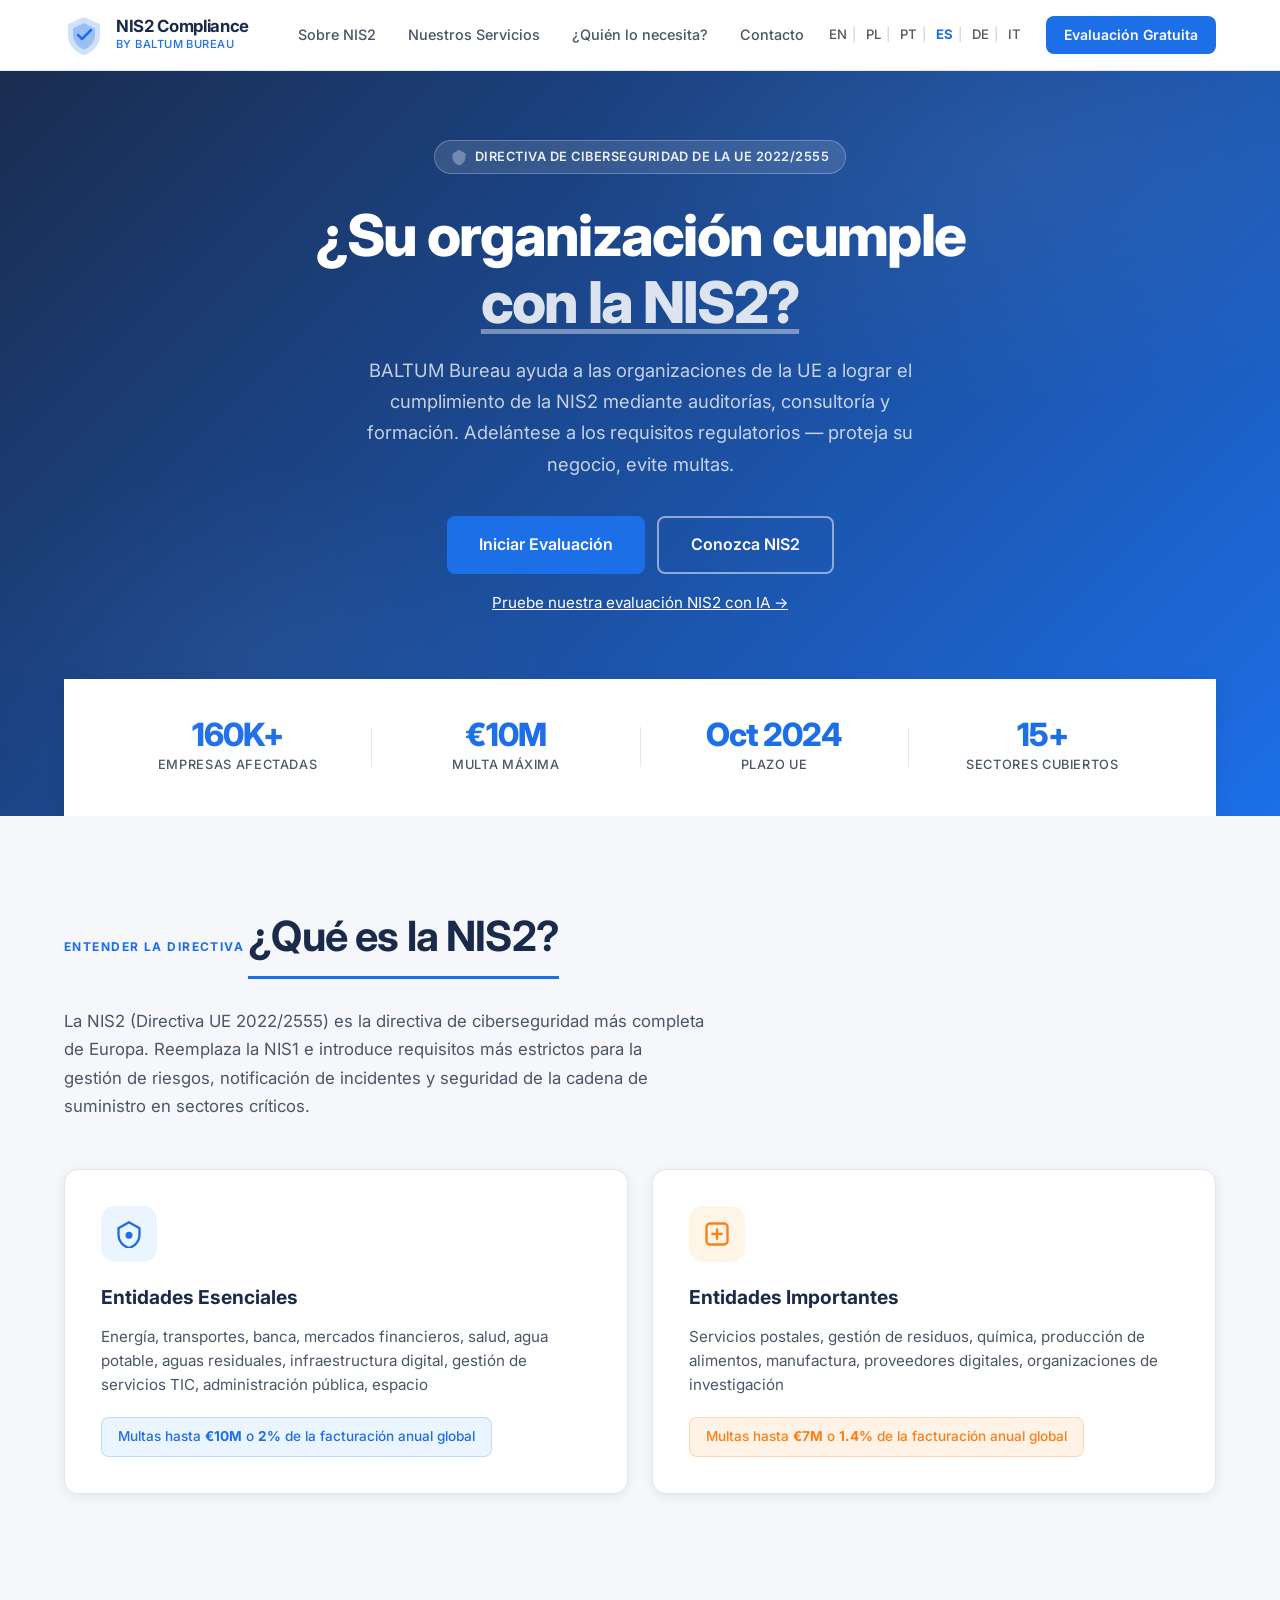
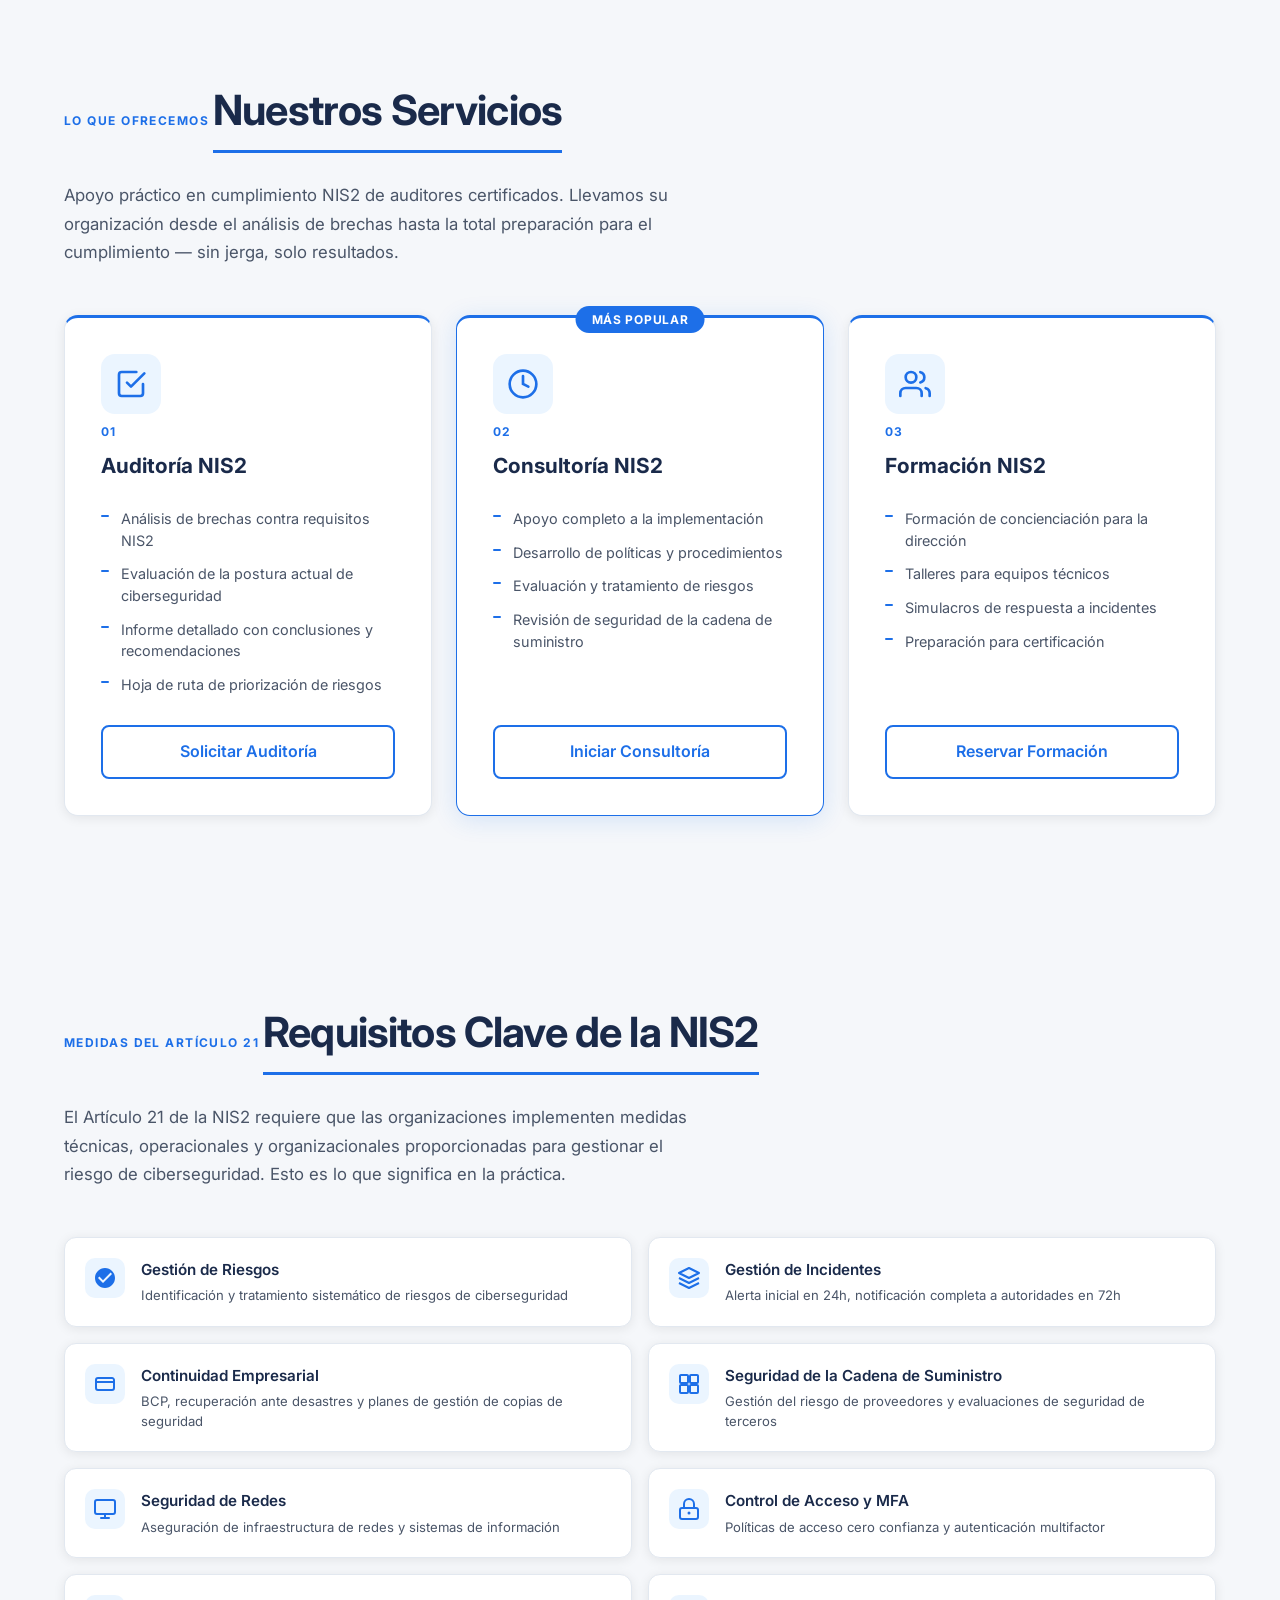
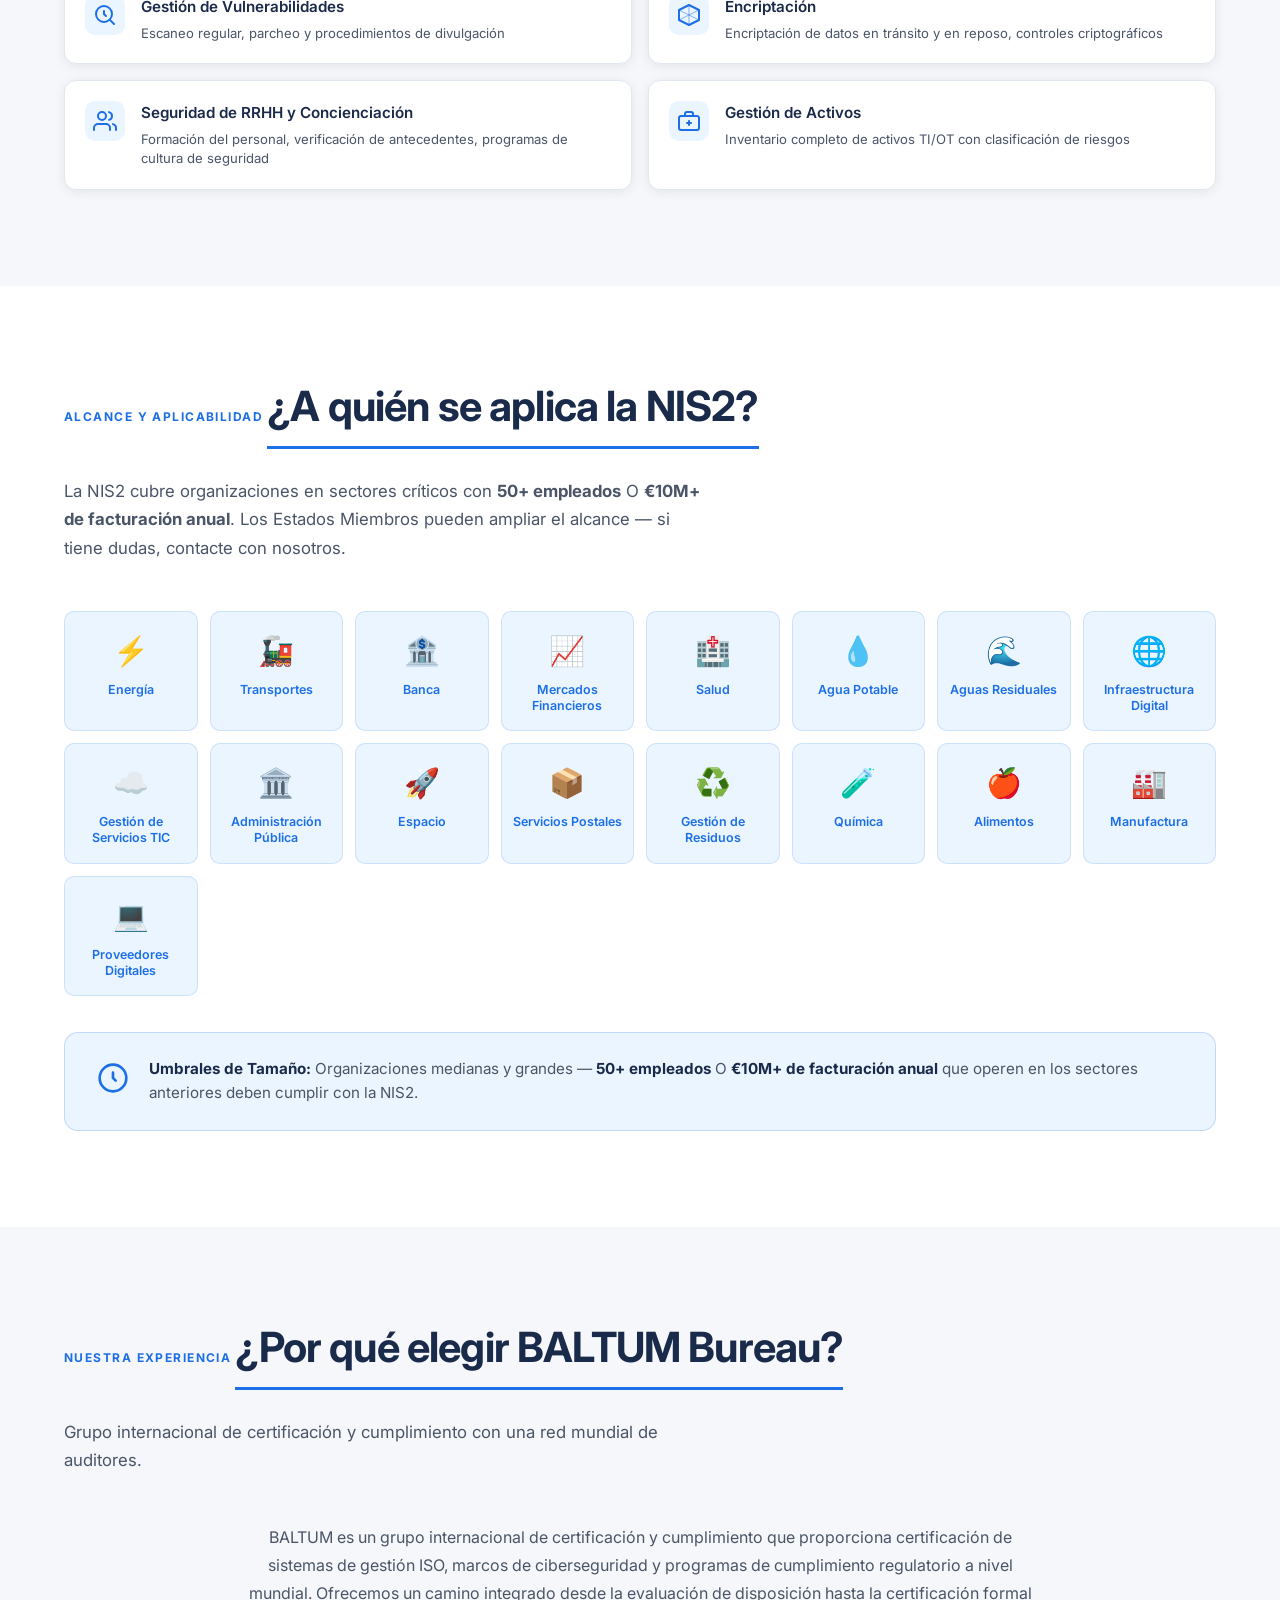
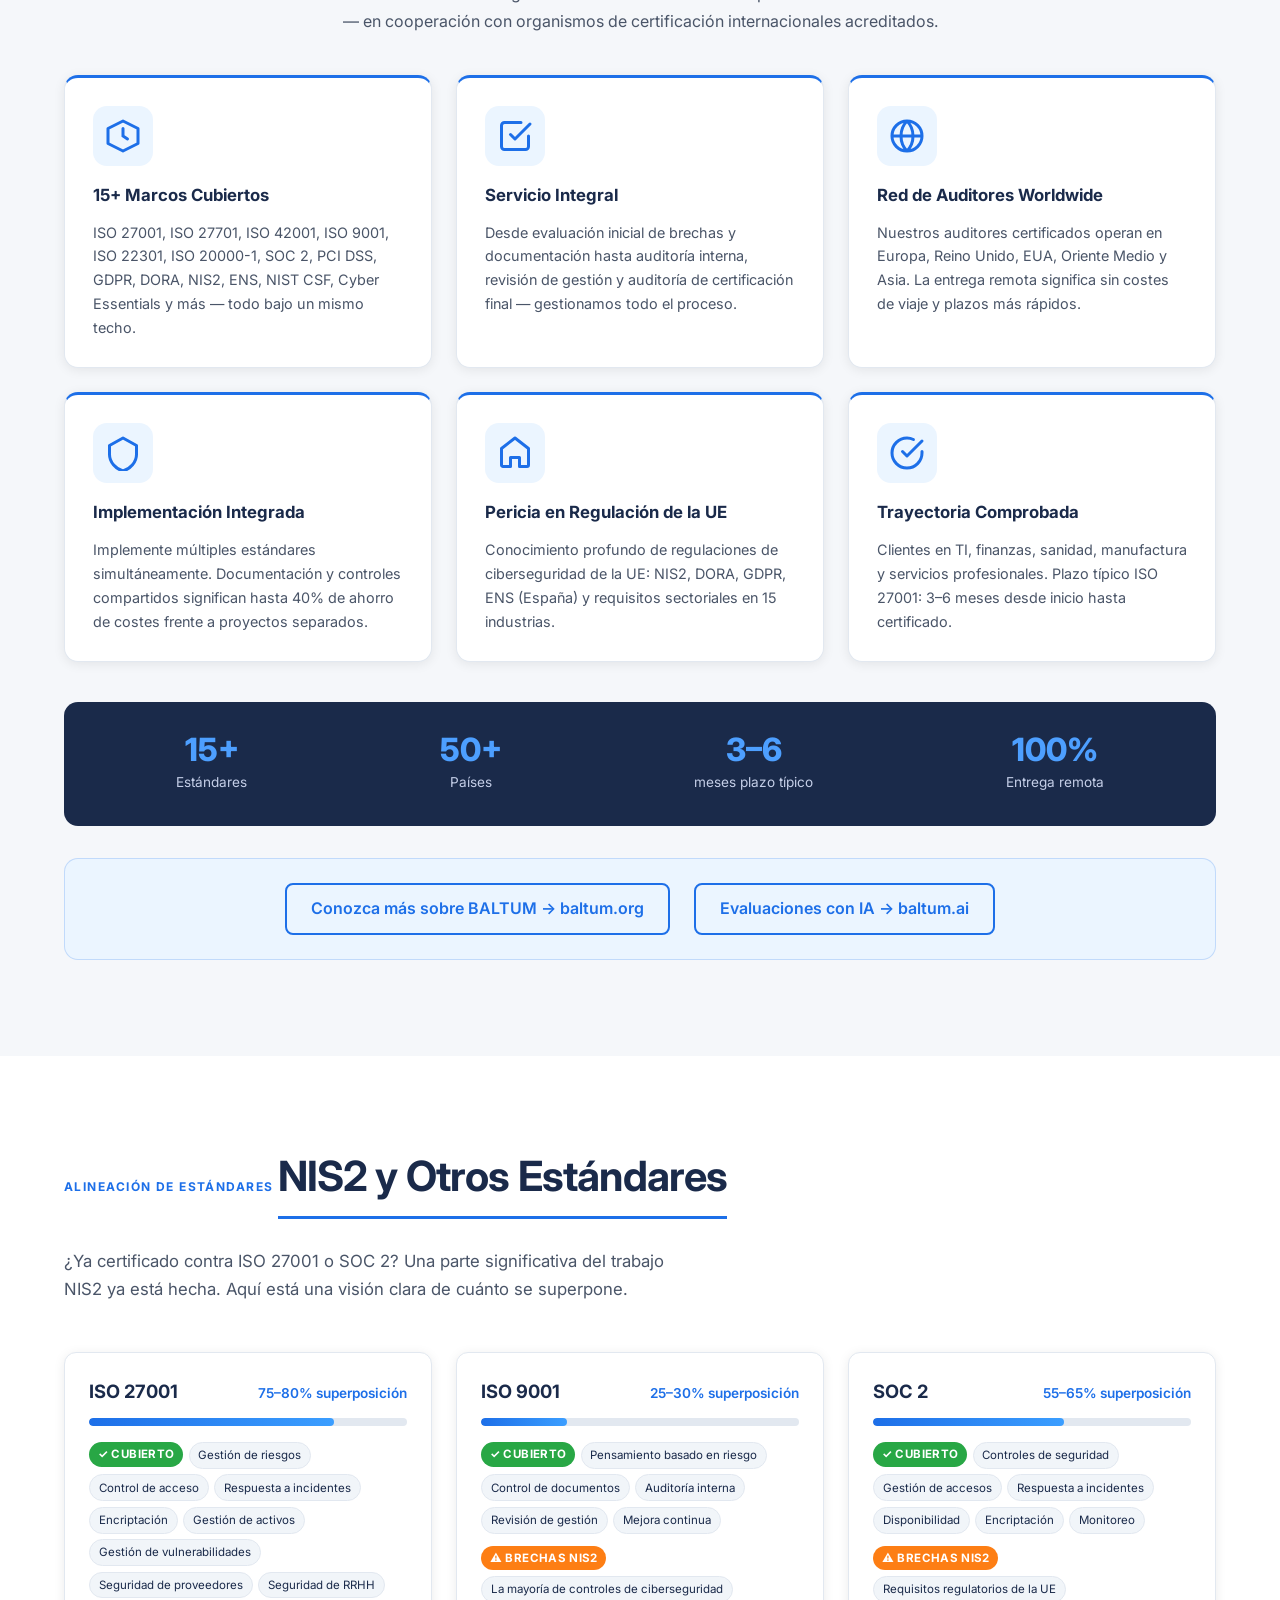
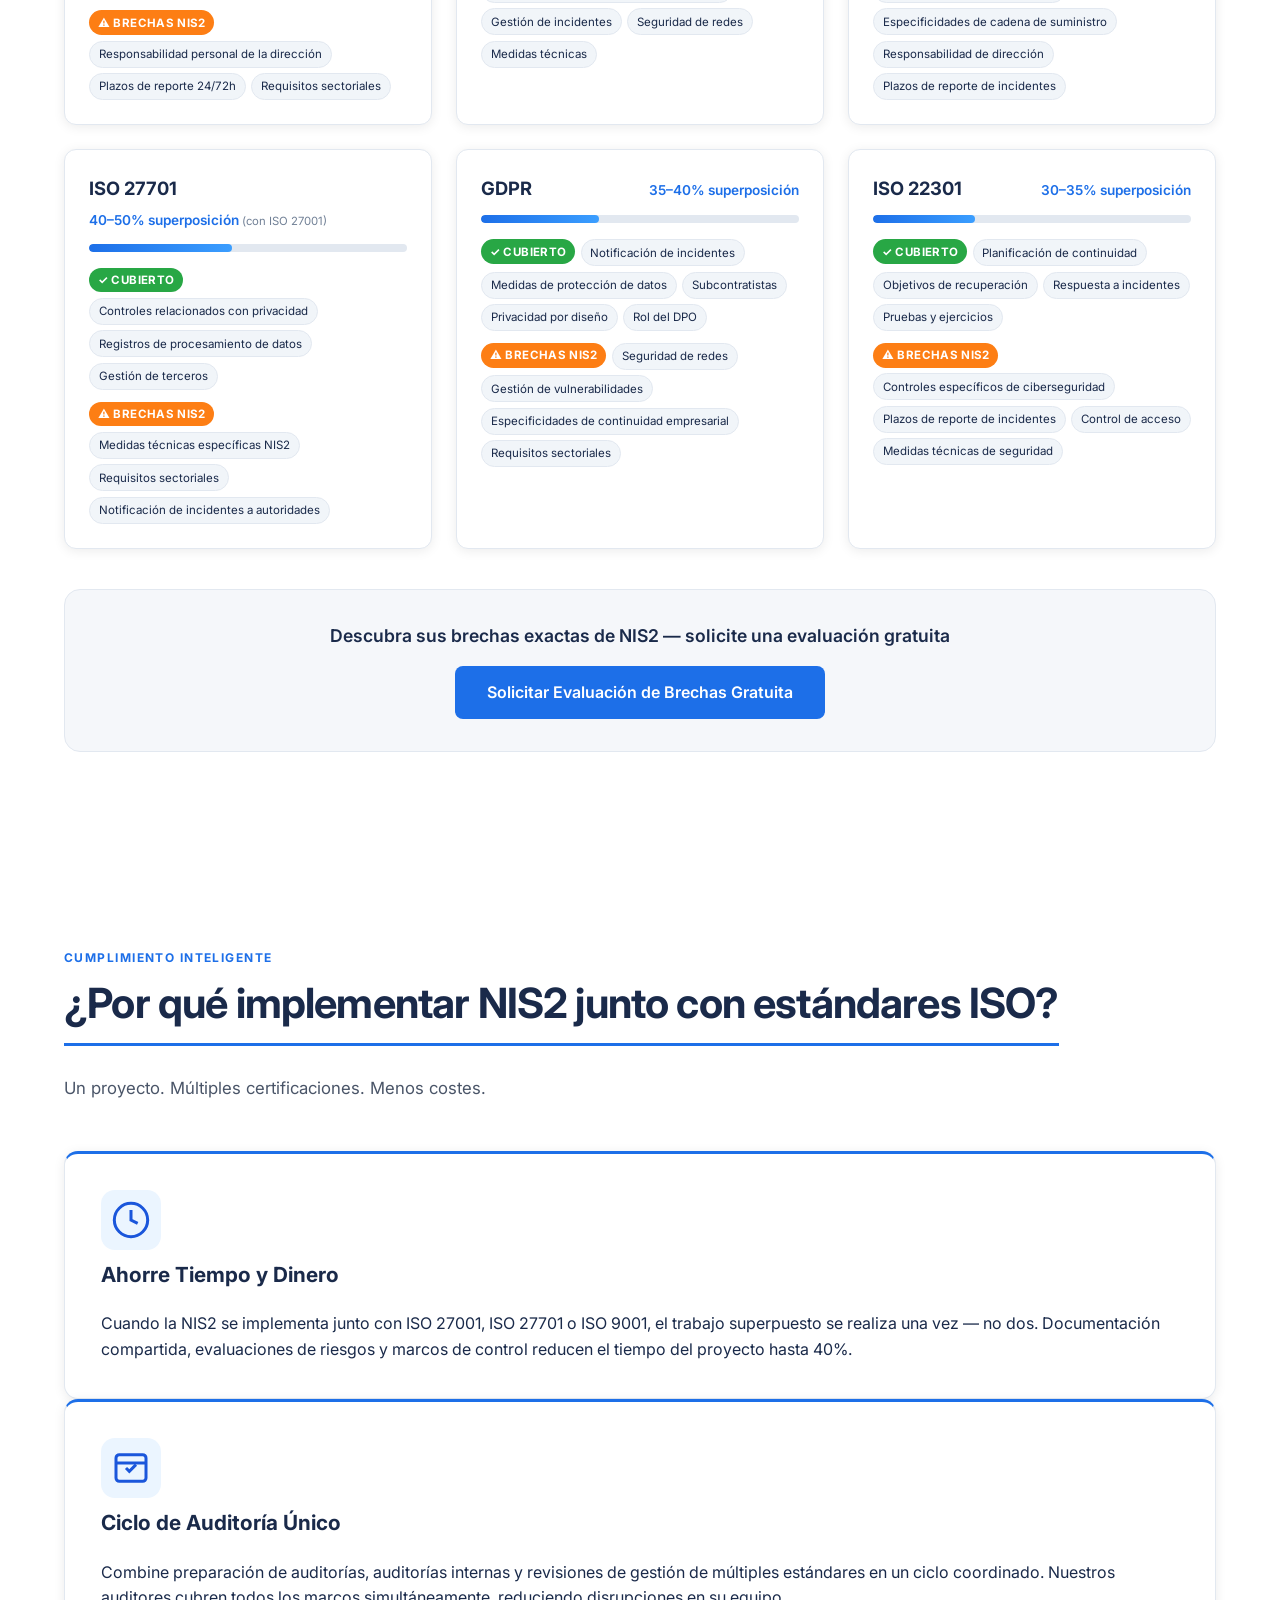
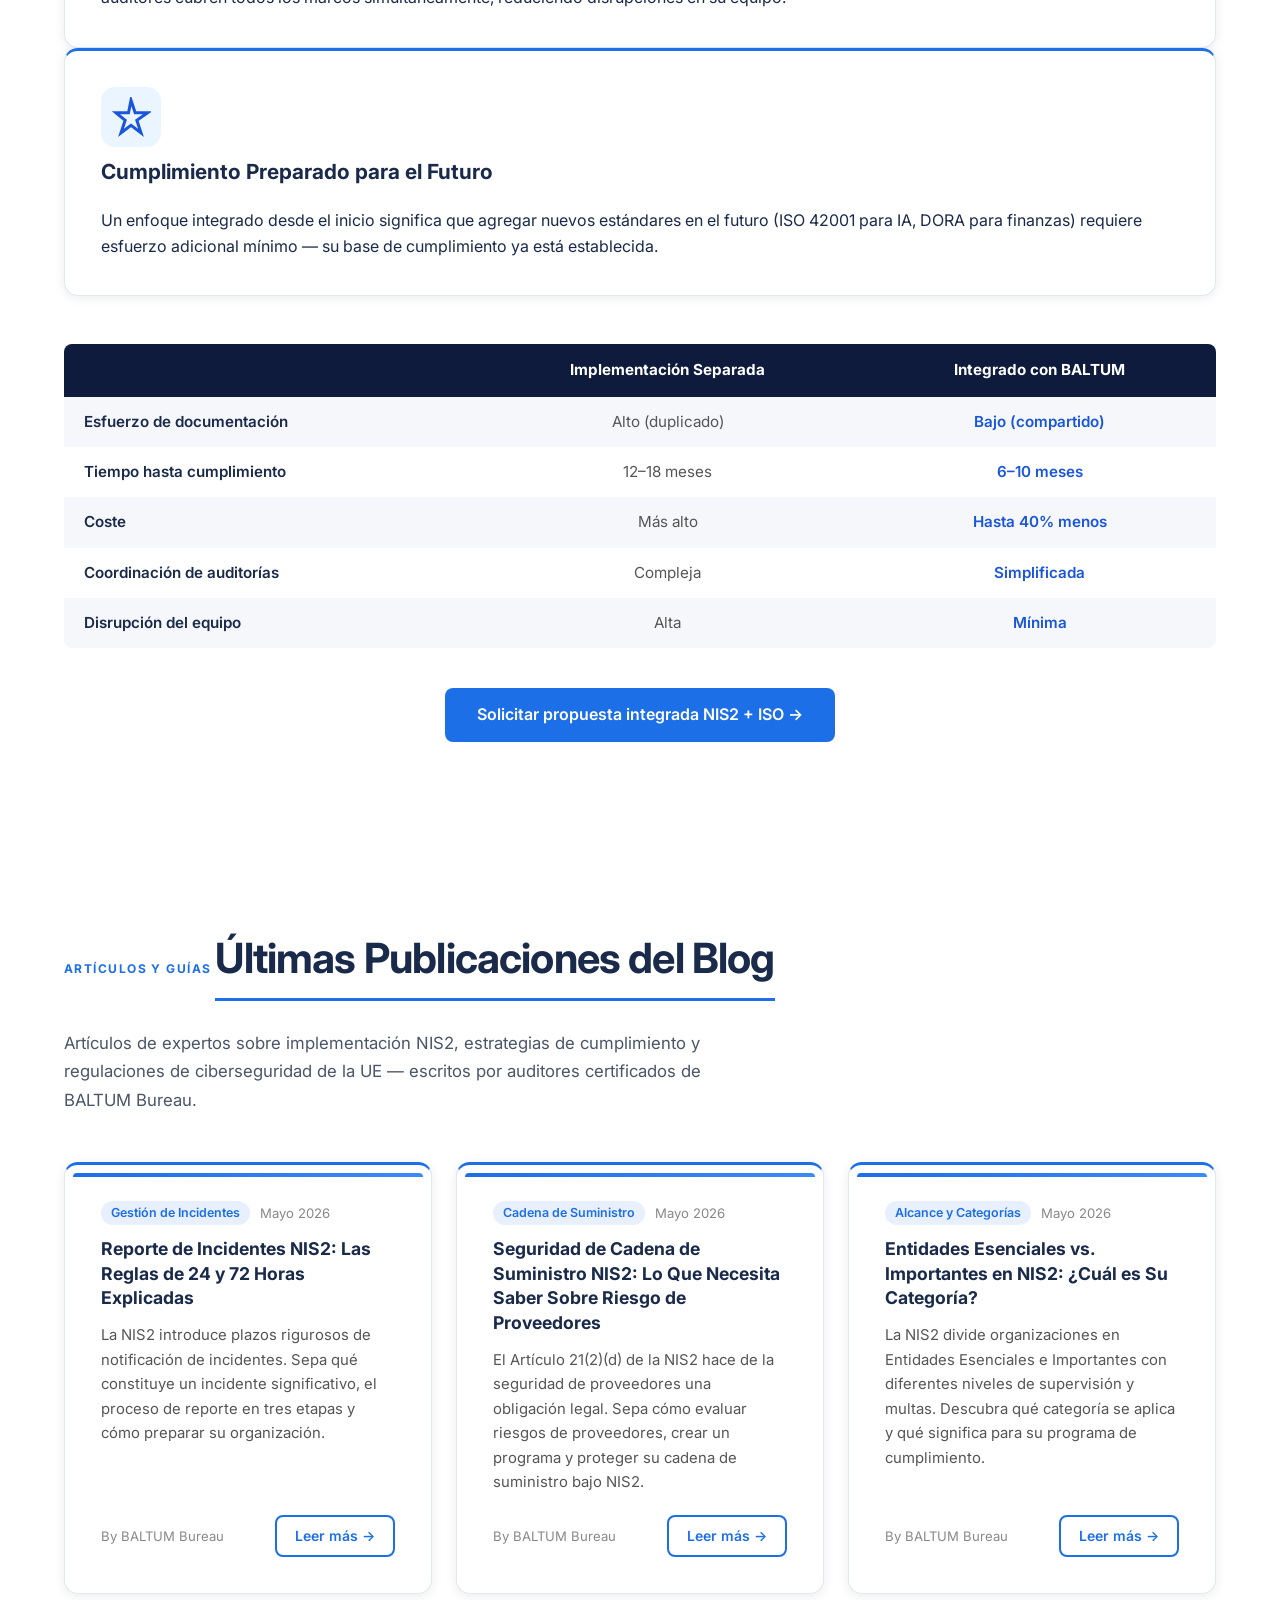
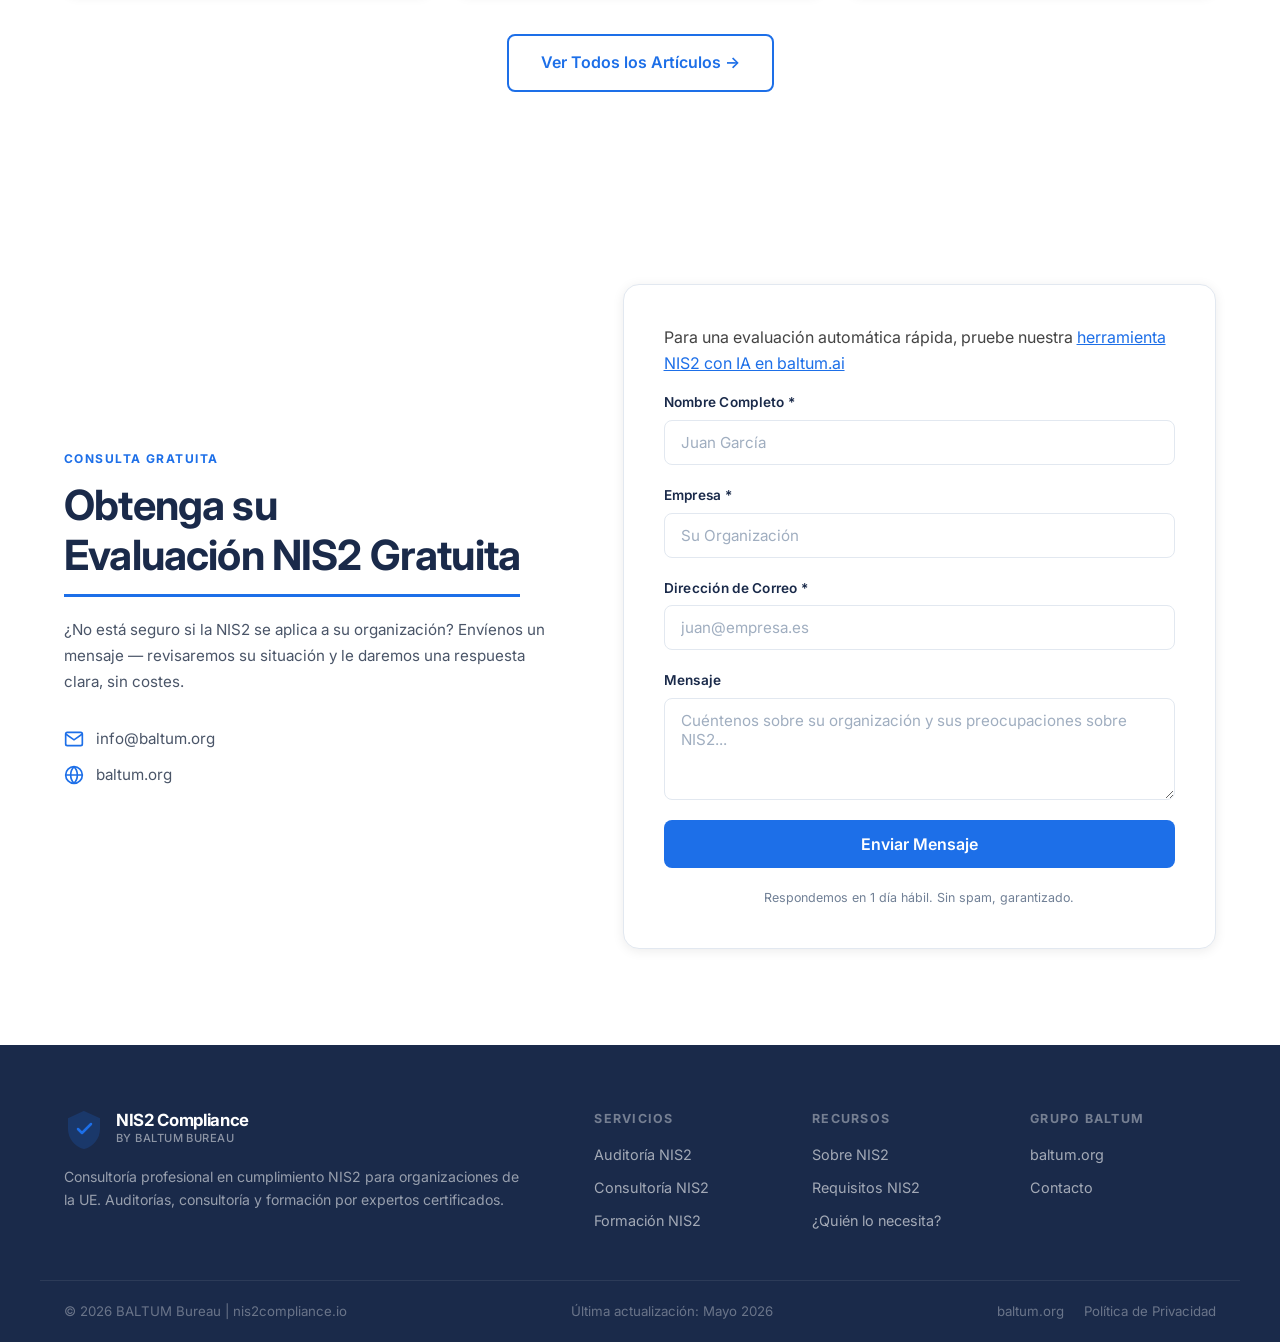
<file: es/index.html>
<!DOCTYPE html>
<html lang="es">
<head>
  <meta charset="UTF-8" />
  <meta name="viewport" content="width=device-width, initial-scale=1.0" />
  <title>Consultoría de Cumplimiento NIS2 | BALTUM Bureau</title>
  <meta name="description" content="BALTUM Bureau ayuda a las organizaciones de la UE a lograr el cumplimiento de la NIS2 mediante auditorías, consultoría y formación. Especialistas en la Directiva NIS2 EU 2022/2555." />
  <meta name="keywords" content="cumplimiento NIS2, auditoría NIS2, consultoría NIS2, formación NIS2, directiva de ciberseguridad de la UE, BALTUM Bureau, NIS2 2022/2555" />
  <meta name="author" content="BALTUM Bureau" />
  <meta property="og:title" content="Cumplimiento NIS2 | BALTUM Bureau" />
  <meta property="og:description" content="Consultoría especializada en NIS2, auditorías y formación para organizaciones de la UE. Cumple con la Directiva NIS2." />
  <meta property="og:url" content="https://nis2compliance.io/es/" />
  <meta property="og:type" content="website" />
  <link rel="canonical" href="https://nis2compliance.io/es/" />
  <!-- hreflang -->
  <link rel="alternate" hreflang="en" href="https://nis2compliance.io/" />
  <link rel="alternate" hreflang="pl" href="https://nis2compliance.io/pl/" />
  <link rel="alternate" hreflang="pt" href="https://nis2compliance.io/pt/" />
  <link rel="alternate" hreflang="es" href="https://nis2compliance.io/es/" />
  <link rel="alternate" hreflang="de" href="https://nis2compliance.io/de/" />
  <link rel="alternate" hreflang="it" href="https://nis2compliance.io/it/" />
  <link rel="alternate" hreflang="x-default" href="https://nis2compliance.io/" />
  <!-- Favicon -->
  <link rel="icon" type="image/svg+xml" href="/favicon.svg" />
  <link rel="icon" type="image/png" sizes="32x32" href="/favicon-32.png" />
  <link rel="icon" type="image/png" sizes="16x16" href="/favicon-16.png" />
  <link rel="apple-touch-icon" sizes="180x180" href="/apple-touch-icon.png" />
  <link rel="preconnect" href="https://fonts.googleapis.com" />
  <link rel="preconnect" href="https://fonts.gstatic.com" crossorigin />
  <link href="https://fonts.googleapis.com/css2?family=Inter:wght@300;400;500;600;700;800&display=swap" rel="stylesheet" />
  <link rel="stylesheet" href="../style.css" />
  <style>
  .lang-switcher { display: flex; align-items: center; gap: 0; font-size: 0.82rem; margin-right: 0.75rem; }
  .lang-switcher a { color: #555; text-decoration: none; padding: 2px 5px; border-radius: 3px; font-weight: 500; transition: color 0.2s; white-space: nowrap; }
  .lang-switcher a:hover { color: #1D6FE8; }
  .lang-switcher a.active { color: #1D6FE8; font-weight: 700; }
  .lang-switcher a:not(:last-child)::after { content: "|"; margin-left: 5px; color: #ccc; font-weight: 400; }
  @media (max-width: 768px) { .lang-switcher { display: none; } }
  </style>
</head>
<body>

<header class="header" id="top">
  <div class="container nav-container">
    <a href="#top" class="logo">
      <svg class="logo-icon" viewBox="0 0 40 40" fill="none" xmlns="http://www.w3.org/2000/svg">
        <path d="M20 3L5 10V20C5 28.8 11.6 37.1 20 39C28.4 37.1 35 28.8 35 20V10L20 3Z" fill="#1D6FE8" opacity="0.2" stroke="#1D6FE8" stroke-width="2"/>
        <path d="M20 8L9 13.5V20C9 26.6 13.9 32.7 20 34.5C26.1 32.7 31 26.6 31 20V13.5L20 8Z" fill="#1D6FE8" opacity="0.3"/>
        <path d="M14 20L18 24L27 15" stroke="#1D6FE8" stroke-width="2.5" stroke-linecap="round" stroke-linejoin="round"/>
      </svg>
      <div class="logo-text">
        <span class="logo-name">NIS2 Compliance</span>
        <span class="logo-tagline">by BALTUM Bureau</span>
      </div>
    </a>
    <button class="mobile-toggle" id="mobileToggle" aria-label="Toggle menu">
      <span></span><span></span><span></span>
    </button>
    <nav class="nav" id="navMenu">
      <a href="#about" class="nav-link">Sobre NIS2</a>
      <a href="#services" class="nav-link">Nuestros Servicios</a>
      <a href="#who-needs" class="nav-link">¿Quién lo necesita?</a>
      <a href="#contact" class="nav-link">Contacto</a>
      <div class="lang-switcher"><a href="/">EN</a><a href="/pl/">PL</a><a href="/pt/">PT</a><a href="/es/" class="active">ES</a><a href="/de/">DE</a><a href="/it/">IT</a></div>
      <a href="#contact" class="btn btn-primary btn-sm">Evaluación Gratuita</a>
    </nav>
  </div>
</header>

<section class="hero" id="hero">
  <div class="hero-bg"></div>
  <div class="container">
    <div class="hero-content">
      <div class="hero-badge">
        <svg width="16" height="16" viewBox="0 0 24 24" fill="none"><path d="M12 2L3 7V13C3 17.97 7.02 22.59 12 24C16.98 22.59 21 17.97 21 13V7L12 2Z" fill="#fff" opacity="0.3" stroke="#fff" stroke-width="1.5"/></svg>
        Directiva de Ciberseguridad de la UE 2022/2555
      </div>
      <h1 class="hero-title">¿Su organización cumple<br /><span class="text-blue">con la NIS2?</span></h1>
      <p class="hero-subtitle">BALTUM Bureau ayuda a las organizaciones de la UE a lograr el cumplimiento de la NIS2 mediante auditorías, consultoría y formación. Adelántese a los requisitos regulatorios — proteja su negocio, evite multas.</p>
      <div class="hero-actions">
        <a href="#contact" class="btn btn-primary btn-lg">Iniciar Evaluación</a>
        <a href="#about" class="btn btn-outline btn-lg">Conozca NIS2</a>
      </div>
      <div style="margin-top:1rem;">
        <a href="https://baltum.ai" target="_blank" class="hero-link" style="color:#fff;text-decoration:underline;font-size:0.95rem;background:none;padding:0;border:none;">Pruebe nuestra evaluación NIS2 con IA →</a>
      </div>
    </div>
    <div class="stats-bar">
      <div class="stat-item">
        <div class="stat-value">160K+</div>
        <div class="stat-label">Empresas Afectadas</div>
      </div>
      <div class="stat-divider"></div>
      <div class="stat-item">
        <div class="stat-value">€10M</div>
        <div class="stat-label">Multa Máxima</div>
      </div>
      <div class="stat-divider"></div>
      <div class="stat-item">
        <div class="stat-value">Oct 2024</div>
        <div class="stat-label">Plazo UE</div>
      </div>
      <div class="stat-divider"></div>
      <div class="stat-item">
        <div class="stat-value">15+</div>
        <div class="stat-label">Sectores Cubiertos</div>
      </div>
    </div>
  </div>
</section>

<section class="section" id="about">
  <div class="container">
    <div class="section-label">Entender la Directiva</div>
    <h2 class="section-title">¿Qué es la NIS2?</h2>
    <p class="section-subtitle">La NIS2 (Directiva UE 2022/2555) es la directiva de ciberseguridad más completa de Europa. Reemplaza la NIS1 e introduce requisitos más estrictos para la gestión de riesgos, notificación de incidentes y seguridad de la cadena de suministro en sectores críticos.</p>

    <div class="cards-2col">
      <div class="card card-essential">
        <div class="card-icon-wrap blue">
          <svg width="28" height="28" viewBox="0 0 24 24" fill="none"><path d="M12 2L3 7V13C3 17.97 7.02 22.59 12 24C16.98 22.59 21 17.97 21 13V7L12 2Z" stroke="#1D6FE8" stroke-width="2" fill="none"/><circle cx="12" cy="13" r="3" fill="#1D6FE8"/></svg>
        </div>
        <h3 class="card-title">Entidades Esenciales</h3>
        <p class="card-desc">Energía, transportes, banca, mercados financieros, salud, agua potable, aguas residuales, infraestructura digital, gestión de servicios TIC, administración pública, espacio</p>
        <div class="fine-badge fine-high">Multas hasta <strong>€10M</strong> o <strong>2%</strong> de la facturación anual global</div>
      </div>
      <div class="card card-important">
        <div class="card-icon-wrap orange">
          <svg width="28" height="28" viewBox="0 0 24 24" fill="none"><rect x="3" y="3" width="18" height="18" rx="3" stroke="#fd7e14" stroke-width="2"/><path d="M8 12H16M12 8V16" stroke="#fd7e14" stroke-width="2" stroke-linecap="round"/></svg>
        </div>
        <h3 class="card-title">Entidades Importantes</h3>
        <p class="card-desc">Servicios postales, gestión de residuos, química, producción de alimentos, manufactura, proveedores digitales, organizaciones de investigación</p>
        <div class="fine-badge fine-medium">Multas hasta <strong>€7M</strong> o <strong>1.4%</strong> de la facturación anual global</div>
      </div>
    </div>
  </div>
</section>

<section class="section" id="services">
  <div class="container">
    <div class="section-label">Lo Que Ofrecemos</div>
    <h2 class="section-title">Nuestros Servicios</h2>
    <p class="section-subtitle">Apoyo práctico en cumplimiento NIS2 de auditores certificados. Llevamos su organización desde el análisis de brechas hasta la total preparación para el cumplimiento — sin jerga, solo resultados.</p>

    <div class="cards-3col">
      <div class="service-card">
        <div class="service-icon">
          <svg width="32" height="32" viewBox="0 0 24 24" fill="none"><path d="M9 11L12 14L22 4" stroke="#1D6FE8" stroke-width="2" stroke-linecap="round" stroke-linejoin="round"/><path d="M21 12V19C21 20.1 20.1 21 19 21H5C3.9 21 3 20.1 3 19V5C3 3.9 3.9 3 5 3H16" stroke="#1D6FE8" stroke-width="2" stroke-linecap="round" stroke-linejoin="round"/></svg>
        </div>
        <div class="service-number">01</div>
        <h3 class="service-title">Auditoría NIS2</h3>
        <ul class="service-list">
          <li>Análisis de brechas contra requisitos NIS2</li>
          <li>Evaluación de la postura actual de ciberseguridad</li>
          <li>Informe detallado con conclusiones y recomendaciones</li>
          <li>Hoja de ruta de priorización de riesgos</li>
        </ul>
        <a href="#contact" class="btn btn-primary btn-full">Solicitar Auditoría</a>
      </div>

      <div class="service-card service-card-featured">
        <div class="featured-badge">Más Popular</div>
        <div class="service-icon">
          <svg width="32" height="32" viewBox="0 0 24 24" fill="none"><circle cx="12" cy="12" r="10" stroke="#1D6FE8" stroke-width="2"/><path d="M12 6V12L16 14" stroke="#1D6FE8" stroke-width="2" stroke-linecap="round"/></svg>
        </div>
        <div class="service-number">02</div>
        <h3 class="service-title">Consultoría NIS2</h3>
        <ul class="service-list">
          <li>Apoyo completo a la implementación</li>
          <li>Desarrollo de políticas y procedimientos</li>
          <li>Evaluación y tratamiento de riesgos</li>
          <li>Revisión de seguridad de la cadena de suministro</li>
        </ul>
        <a href="#contact" class="btn btn-primary btn-full">Iniciar Consultoría</a>
      </div>

      <div class="service-card">
        <div class="service-icon">
          <svg width="32" height="32" viewBox="0 0 24 24" fill="none"><path d="M17 21V19C17 16.79 15.21 15 13 15H5C2.79 15 1 16.79 1 19V21" stroke="#1D6FE8" stroke-width="2" stroke-linecap="round"/><circle cx="9" cy="7" r="4" stroke="#1D6FE8" stroke-width="2"/><path d="M23 21V19C23 17.13 21.74 15.56 20 15.13" stroke="#1D6FE8" stroke-width="2" stroke-linecap="round"/><path d="M16 3.13C17.74 3.56 19 5.13 19 7C19 8.87 17.74 10.44 16 10.87" stroke="#1D6FE8" stroke-width="2" stroke-linecap="round"/></svg>
        </div>
        <div class="service-number">03</div>
        <h3 class="service-title">Formación NIS2</h3>
        <ul class="service-list">
          <li>Formación de concienciación para la dirección</li>
          <li>Talleres para equipos técnicos</li>
          <li>Simulacros de respuesta a incidentes</li>
          <li>Preparación para certificación</li>
        </ul>
        <a href="#contact" class="btn btn-primary btn-full">Reservar Formación</a>
      </div>
    </div>
  </div>
</section>

<section class="section" id="requirements">
  <div class="container">
    <div class="section-label">Medidas del Artículo 21</div>
    <h2 class="section-title">Requisitos Clave de la NIS2</h2>
    <p class="section-subtitle">El Artículo 21 de la NIS2 requiere que las organizaciones implementen medidas técnicas, operacionales y organizacionales proporcionadas para gestionar el riesgo de ciberseguridad. Esto es lo que significa en la práctica.</p>

    <div class="requirements-grid">
      <div class="req-item">
        <div class="req-icon"><svg width="24" height="24" viewBox="0 0 24 24" fill="none"><path d="M12 2C6.48 2 2 6.48 2 12s4.48 10 10 10 10-4.48 10-10S17.52 2 12 2zm-2 15l-5-5 1.41-1.41L10 14.17l7.59-7.59L19 8l-9 9z" fill="#1D6FE8"/></svg></div>
        <div class="req-content">
          <div class="req-title">Gestión de Riesgos</div>
          <div class="req-desc">Identificación y tratamiento sistemático de riesgos de ciberseguridad</div>
        </div>
      </div>
      <div class="req-item">
        <div class="req-icon"><svg width="24" height="24" viewBox="0 0 24 24" fill="none"><path d="M12 2L2 7L12 12L22 7L12 2Z" stroke="#1D6FE8" stroke-width="2" stroke-linejoin="round"/><path d="M2 17L12 22L22 17" stroke="#1D6FE8" stroke-width="2" stroke-linejoin="round"/><path d="M2 12L12 17L22 12" stroke="#1D6FE8" stroke-width="2" stroke-linejoin="round"/></svg></div>
        <div class="req-content">
          <div class="req-title">Gestión de Incidentes</div>
          <div class="req-desc">Alerta inicial en 24h, notificación completa a autoridades en 72h</div>
        </div>
      </div>
      <div class="req-item">
        <div class="req-icon"><svg width="24" height="24" viewBox="0 0 24 24" fill="none"><path d="M21 16V8C21 6.9 20.1 6 19 6H5C3.9 6 3 6.9 3 8V16C3 17.1 3.9 18 5 18H19C20.1 18 21 17.1 21 16Z" stroke="#1D6FE8" stroke-width="2"/><path d="M3 10H21" stroke="#1D6FE8" stroke-width="2"/></svg></div>
        <div class="req-content">
          <div class="req-title">Continuidad Empresarial</div>
          <div class="req-desc">BCP, recuperación ante desastres y planes de gestión de copias de seguridad</div>
        </div>
      </div>
      <div class="req-item">
        <div class="req-icon"><svg width="24" height="24" viewBox="0 0 24 24" fill="none"><path d="M10 3H4C3.45 3 3 3.45 3 4V10C3 10.55 3.45 11 4 11H10C10.55 11 11 10.55 11 10V4C11 3.45 10.55 3 10 3Z" stroke="#1D6FE8" stroke-width="2"/><path d="M20 3H14C13.45 3 13 3.45 13 4V10C13 10.55 13.45 11 14 11H20C20.55 11 21 10.55 21 10V4C21 3.45 20.55 3 20 3Z" stroke="#1D6FE8" stroke-width="2"/><path d="M20 13H14C13.45 13 13 13.45 13 14V20C13 20.55 13.45 21 14 21H20C20.55 21 21 20.55 21 20V14C21 13.45 20.55 13 20 13Z" stroke="#1D6FE8" stroke-width="2"/><path d="M10 13H4C3.45 13 3 13.45 3 14V20C3 20.55 3.45 21 4 21H10C10.55 21 11 20.55 11 20V14C11 13.45 10.55 13 10 13Z" stroke="#1D6FE8" stroke-width="2"/></svg></div>
        <div class="req-content">
          <div class="req-title">Seguridad de la Cadena de Suministro</div>
          <div class="req-desc">Gestión del riesgo de proveedores y evaluaciones de seguridad de terceros</div>
        </div>
      </div>
      <div class="req-item">
        <div class="req-icon"><svg width="24" height="24" viewBox="0 0 24 24" fill="none"><rect x="2" y="3" width="20" height="14" rx="2" stroke="#1D6FE8" stroke-width="2"/><path d="M8 21H16M12 17V21" stroke="#1D6FE8" stroke-width="2" stroke-linecap="round"/></svg></div>
        <div class="req-content">
          <div class="req-title">Seguridad de Redes</div>
          <div class="req-desc">Aseguración de infraestructura de redes y sistemas de información</div>
        </div>
      </div>
      <div class="req-item">
        <div class="req-icon"><svg width="24" height="24" viewBox="0 0 24 24" fill="none"><rect x="3" y="11" width="18" height="11" rx="2" stroke="#1D6FE8" stroke-width="2"/><path d="M7 11V7C7 4.24 9.24 2 12 2C14.76 2 17 4.24 17 7V11" stroke="#1D6FE8" stroke-width="2" stroke-linecap="round"/><circle cx="12" cy="16" r="1.5" fill="#1D6FE8"/></svg></div>
        <div class="req-content">
          <div class="req-title">Control de Acceso y MFA</div>
          <div class="req-desc">Políticas de acceso cero confianza y autenticación multifactor</div>
        </div>
      </div>
      <div class="req-item">
        <div class="req-icon"><svg width="24" height="24" viewBox="0 0 24 24" fill="none"><circle cx="11" cy="11" r="8" stroke="#1D6FE8" stroke-width="2"/><path d="M21 21L16.65 16.65" stroke="#1D6FE8" stroke-width="2" stroke-linecap="round"/><path d="M11 8V11L13 13" stroke="#1D6FE8" stroke-width="2" stroke-linecap="round"/></svg></div>
        <div class="req-content">
          <div class="req-title">Gestión de Vulnerabilidades</div>
          <div class="req-desc">Escaneo regular, parcheo y procedimientos de divulgación</div>
        </div>
      </div>
      <div class="req-item">
        <div class="req-icon"><svg width="24" height="24" viewBox="0 0 24 24" fill="none"><path d="M12 2L2 7V17L12 22L22 17V7L12 2Z" stroke="#1D6FE8" stroke-width="2" stroke-linejoin="round"/><path d="M12 2V22M2 7L22 17M22 7L2 17" stroke="#1D6FE8" stroke-width="1" opacity="0.5"/></svg></div>
        <div class="req-content">
          <div class="req-title">Encriptación</div>
          <div class="req-desc">Encriptación de datos en tránsito y en reposo, controles criptográficos</div>
        </div>
      </div>
      <div class="req-item">
        <div class="req-icon"><svg width="24" height="24" viewBox="0 0 24 24" fill="none"><path d="M17 21V19C17 16.79 15.21 15 13 15H5C2.79 15 1 16.79 1 19V21" stroke="#1D6FE8" stroke-width="2" stroke-linecap="round"/><circle cx="9" cy="7" r="4" stroke="#1D6FE8" stroke-width="2"/><path d="M23 21V19C23 17.13 21.74 15.56 20 15.13" stroke="#1D6FE8" stroke-width="2" stroke-linecap="round"/><path d="M16 3.13C17.74 3.56 19 5.13 19 7C19 8.87 17.74 10.44 16 10.87" stroke="#1D6FE8" stroke-width="2" stroke-linecap="round"/></svg></div>
        <div class="req-content">
          <div class="req-title">Seguridad de RRHH y Concienciación</div>
          <div class="req-desc">Formación del personal, verificación de antecedentes, programas de cultura de seguridad</div>
        </div>
      </div>
      <div class="req-item">
        <div class="req-icon"><svg width="24" height="24" viewBox="0 0 24 24" fill="none"><path d="M20 7H4C2.9 7 2 7.9 2 9V19C2 20.1 2.9 21 4 21H20C21.1 21 22 20.1 22 19V9C22 7.9 21.1 7 20 7Z" stroke="#1D6FE8" stroke-width="2"/><path d="M16 7V5C16 3.9 15.1 3 14 3H10C8.9 3 8 3.9 8 5V7" stroke="#1D6FE8" stroke-width="2"/><path d="M12 12V16M10 14H14" stroke="#1D6FE8" stroke-width="2" stroke-linecap="round"/></svg></div>
        <div class="req-content">
          <div class="req-title">Gestión de Activos</div>
          <div class="req-desc">Inventario completo de activos TI/OT con clasificación de riesgos</div>
        </div>
      </div>
    </div>
  </div>
</section>

<section class="section" id="who-needs">
  <div class="container">
    <div class="section-label">Alcance y Aplicabilidad</div>
    <h2 class="section-title">¿A quién se aplica la NIS2?</h2>
    <p class="section-subtitle">La NIS2 cubre organizaciones en sectores críticos con <strong>50+ empleados</strong> O <strong>€10M+ de facturación anual</strong>. Los Estados Miembros pueden ampliar el alcance — si tiene dudas, contacte con nosotros.</p>

    <div class="sectors-grid">
      <div class="sector-item"><div class="sector-icon">⚡</div><div class="sector-name">Energía</div></div>
      <div class="sector-item"><div class="sector-icon">🚂</div><div class="sector-name">Transportes</div></div>
      <div class="sector-item"><div class="sector-icon">🏦</div><div class="sector-name">Banca</div></div>
      <div class="sector-item"><div class="sector-icon">📈</div><div class="sector-name">Mercados Financieros</div></div>
      <div class="sector-item"><div class="sector-icon">🏥</div><div class="sector-name">Salud</div></div>
      <div class="sector-item"><div class="sector-icon">💧</div><div class="sector-name">Agua Potable</div></div>
      <div class="sector-item"><div class="sector-icon">🌊</div><div class="sector-name">Aguas Residuales</div></div>
      <div class="sector-item"><div class="sector-icon">🌐</div><div class="sector-name">Infraestructura Digital</div></div>
      <div class="sector-item"><div class="sector-icon">☁️</div><div class="sector-name">Gestión de Servicios TIC</div></div>
      <div class="sector-item"><div class="sector-icon">🏛️</div><div class="sector-name">Administración Pública</div></div>
      <div class="sector-item"><div class="sector-icon">🚀</div><div class="sector-name">Espacio</div></div>
      <div class="sector-item"><div class="sector-icon">📦</div><div class="sector-name">Servicios Postales</div></div>
      <div class="sector-item"><div class="sector-icon">♻️</div><div class="sector-name">Gestión de Residuos</div></div>
      <div class="sector-item"><div class="sector-icon">🧪</div><div class="sector-name">Química</div></div>
      <div class="sector-item"><div class="sector-icon">🍎</div><div class="sector-name">Alimentos</div></div>
      <div class="sector-item"><div class="sector-icon">🏭</div><div class="sector-name">Manufactura</div></div>
      <div class="sector-item"><div class="sector-icon">💻</div><div class="sector-name">Proveedores Digitales</div></div>
    </div>

    <div class="threshold-box">
      <div class="threshold-icon">
        <svg width="32" height="32" viewBox="0 0 24 24" fill="none"><circle cx="12" cy="12" r="10" stroke="#1D6FE8" stroke-width="2"/><path d="M12 8V12L14 14" stroke="#1D6FE8" stroke-width="2" stroke-linecap="round"/></svg>
      </div>
      <div class="threshold-text">
        <strong>Umbrales de Tamaño:</strong> Organizaciones medianas y grandes — <strong>50+ empleados</strong> O <strong>€10M+ de facturación anual</strong> que operen en los sectores anteriores deben cumplir con la NIS2.
      </div>
    </div>
  </div>
</section>

<section class="section" id="why-baltum" style="background:#F5F7FA;">
  <div class="container">
    <div class="section-label">Nuestra Experiencia</div>
    <h2 class="section-title">¿Por qué elegir BALTUM Bureau?</h2>
    <p class="section-subtitle">Grupo internacional de certificación y cumplimiento con una red mundial de auditores.</p>

    <p class="why-intro">BALTUM es un grupo internacional de certificación y cumplimiento que proporciona certificación de sistemas de gestión ISO, marcos de ciberseguridad y programas de cumplimiento regulatorio a nivel mundial. Ofrecemos un camino integrado desde la evaluación de disposición hasta la certificación formal — en cooperación con organismos de certificación internacionales acreditados.</p>

    <div class="why-grid why-grid-6">
      <div class="why-card">
        <div class="why-icon"><svg width="36" height="36" viewBox="0 0 24 24" fill="none"><path d="M12 2L2 7V17L12 22L22 17V7L12 2Z" stroke="#1D6FE8" stroke-width="2" stroke-linejoin="round"/><path d="M12 7V12L15 14" stroke="#1D6FE8" stroke-width="2" stroke-linecap="round"/></svg></div>
        <h3>15+ Marcos Cubiertos</h3>
        <p>ISO 27001, ISO 27701, ISO 42001, ISO 9001, ISO 22301, ISO 20000-1, SOC 2, PCI DSS, GDPR, DORA, NIS2, ENS, NIST CSF, Cyber Essentials y más — todo bajo un mismo techo.</p>
      </div>
      <div class="why-card">
        <div class="why-icon"><svg width="36" height="36" viewBox="0 0 24 24" fill="none"><path d="M9 11L12 14L22 4" stroke="#1D6FE8" stroke-width="2" stroke-linecap="round" stroke-linejoin="round"/><path d="M21 12V19C21 20.1 20.1 21 19 21H5C3.9 21 3 20.1 3 19V5C3 3.9 3.9 3 5 3H16" stroke="#1D6FE8" stroke-width="2" stroke-linecap="round"/></svg></div>
        <h3>Servicio Integral</h3>
        <p>Desde evaluación inicial de brechas y documentación hasta auditoría interna, revisión de gestión y auditoría de certificación final — gestionamos todo el proceso.</p>
      </div>
      <div class="why-card">
        <div class="why-icon"><svg width="36" height="36" viewBox="0 0 24 24" fill="none"><circle cx="12" cy="12" r="10" stroke="#1D6FE8" stroke-width="2"/><path d="M2 12H22M12 2C9.33 4.67 8 7.33 8 12C8 16.67 9.33 19.33 12 22M12 2C14.67 4.67 16 7.33 16 12C16 16.67 14.67 19.33 12 22" stroke="#1D6FE8" stroke-width="2"/></svg></div>
        <h3>Red de Auditores Worldwide</h3>
        <p>Nuestros auditores certificados operan en Europa, Reino Unido, EUA, Oriente Medio y Asia. La entrega remota significa sin costes de viaje y plazos más rápidos.</p>
      </div>
      <div class="why-card">
        <div class="why-icon"><svg width="36" height="36" viewBox="0 0 24 24" fill="none"><path d="M12 2L3 7V13C3 17.97 7.02 22.59 12 24C16.98 22.59 21 17.97 21 13V7L12 2Z" stroke="#1D6FE8" stroke-width="2" stroke-linejoin="round"/></svg></div>
        <h3>Implementación Integrada</h3>
        <p>Implemente múltiples estándares simultáneamente. Documentación y controles compartidos significan hasta 40% de ahorro de costes frente a proyectos separados.</p>
      </div>
      <div class="why-card">
        <div class="why-icon"><svg width="36" height="36" viewBox="0 0 24 24" fill="none"><path d="M3 9L12 2L21 9V20C21 20.55 20.55 21 20 21H15V15H9V21H4C3.45 21 3 20.55 3 20V9Z" stroke="#1D6FE8" stroke-width="2" stroke-linejoin="round"/></svg></div>
        <h3>Pericia en Regulación de la UE</h3>
        <p>Conocimiento profundo de regulaciones de ciberseguridad de la UE: NIS2, DORA, GDPR, ENS (España) y requisitos sectoriales en 15 industrias.</p>
      </div>
      <div class="why-card">
        <div class="why-icon"><svg width="36" height="36" viewBox="0 0 24 24" fill="none"><path d="M22 11.08V12C22 17.52 17.52 22 12 22C6.48 22 2 17.52 2 12C2 6.48 6.48 2 12 2C13.54 2 15 2.36 16.28 3" stroke="#1D6FE8" stroke-width="2" stroke-linecap="round"/><path d="M22 4L12 14.01L9 11.01" stroke="#1D6FE8" stroke-width="2" stroke-linecap="round" stroke-linejoin="round"/></svg></div>
        <h3>Trayectoria Comprobada</h3>
        <p>Clientes en TI, finanzas, sanidad, manufactura y servicios profesionales. Plazo típico ISO 27001: 3–6 meses desde inicio hasta certificado.</p>
      </div>
    </div>

    <div class="why-stats-bar">
      <div class="why-stat"><span class="why-stat-number">15+</span><span class="why-stat-label">Estándares</span></div>
      <div class="why-stat"><span class="why-stat-number">50+</span><span class="why-stat-label">Países</span></div>
      <div class="why-stat"><span class="why-stat-number">3–6</span><span class="why-stat-label">meses plazo típico</span></div>
      <div class="why-stat"><span class="why-stat-number">100%</span><span class="why-stat-label">Entrega remota</span></div>
    </div>

    <div class="baltum-link-box">
      <a href="https://baltum.org" target="_blank" rel="noopener" class="btn btn-outline">Conozca más sobre BALTUM → baltum.org</a>
      <a href="https://baltum.ai" target="_blank" rel="noopener" class="btn btn-outline">Evaluaciones con IA → baltum.ai</a>
    </div>
  </div>
</section>

<section class="section" id="standards-overlap">
  <div class="container">
    <div class="section-label">Alineación de Estándares</div>
    <h2 class="section-title">NIS2 y Otros Estándares</h2>
    <p class="section-subtitle">¿Ya certificado contra ISO 27001 o SOC 2? Una parte significativa del trabajo NIS2 ya está hecha. Aquí está una visión clara de cuánto se superpone.</p>

    <div class="overlap-grid">
      <div class="overlap-card">
        <div class="overlap-header"><div class="overlap-standard">ISO 27001</div><div class="overlap-pct">75–80% superposición</div></div>
        <div class="overlap-bar-wrap"><div class="overlap-bar" style="width:77%"></div></div>
        <div class="overlap-badges">
          <div class="badge-group"><span class="badge badge-covered">✓ Cubierto</span><span class="badge-item">Gestión de riesgos</span><span class="badge-item">Control de acceso</span><span class="badge-item">Respuesta a incidentes</span><span class="badge-item">Encriptación</span><span class="badge-item">Gestión de activos</span><span class="badge-item">Gestión de vulnerabilidades</span><span class="badge-item">Seguridad de proveedores</span><span class="badge-item">Seguridad de RRHH</span></div>
          <div class="badge-group"><span class="badge badge-gap">⚠ Brechas NIS2</span><span class="badge-item">Responsabilidad personal de la dirección</span><span class="badge-item">Plazos de reporte 24/72h</span><span class="badge-item">Requisitos sectoriales</span></div>
        </div>
      </div>
      <div class="overlap-card">
        <div class="overlap-header"><div class="overlap-standard">ISO 9001</div><div class="overlap-pct">25–30% superposición</div></div>
        <div class="overlap-bar-wrap"><div class="overlap-bar" style="width:27%"></div></div>
        <div class="overlap-badges">
          <div class="badge-group"><span class="badge badge-covered">✓ Cubierto</span><span class="badge-item">Pensamiento basado en riesgo</span><span class="badge-item">Control de documentos</span><span class="badge-item">Auditoría interna</span><span class="badge-item">Revisión de gestión</span><span class="badge-item">Mejora continua</span></div>
          <div class="badge-group"><span class="badge badge-gap">⚠ Brechas NIS2</span><span class="badge-item">La mayoría de controles de ciberseguridad</span><span class="badge-item">Gestión de incidentes</span><span class="badge-item">Seguridad de redes</span><span class="badge-item">Medidas técnicas</span></div>
        </div>
      </div>
      <div class="overlap-card">
        <div class="overlap-header"><div class="overlap-standard">SOC 2</div><div class="overlap-pct">55–65% superposición</div></div>
        <div class="overlap-bar-wrap"><div class="overlap-bar" style="width:60%"></div></div>
        <div class="overlap-badges">
          <div class="badge-group"><span class="badge badge-covered">✓ Cubierto</span><span class="badge-item">Controles de seguridad</span><span class="badge-item">Gestión de accesos</span><span class="badge-item">Respuesta a incidentes</span><span class="badge-item">Disponibilidad</span><span class="badge-item">Encriptación</span><span class="badge-item">Monitoreo</span></div>
          <div class="badge-group"><span class="badge badge-gap">⚠ Brechas NIS2</span><span class="badge-item">Requisitos regulatorios de la UE</span><span class="badge-item">Especificidades de cadena de suministro</span><span class="badge-item">Responsabilidad de dirección</span><span class="badge-item">Plazos de reporte de incidentes</span></div>
        </div>
      </div>
      <div class="overlap-card">
        <div class="overlap-header"><div class="overlap-standard">ISO 27701</div><div class="overlap-pct">40–50% superposición <small>(con ISO 27001)</small></div></div>
        <div class="overlap-bar-wrap"><div class="overlap-bar" style="width:45%"></div></div>
        <div class="overlap-badges">
          <div class="badge-group"><span class="badge badge-covered">✓ Cubierto</span><span class="badge-item">Controles relacionados con privacidad</span><span class="badge-item">Registros de procesamiento de datos</span><span class="badge-item">Gestión de terceros</span></div>
          <div class="badge-group"><span class="badge badge-gap">⚠ Brechas NIS2</span><span class="badge-item">Medidas técnicas específicas NIS2</span><span class="badge-item">Requisitos sectoriales</span><span class="badge-item">Notificación de incidentes a autoridades</span></div>
        </div>
      </div>
      <div class="overlap-card">
        <div class="overlap-header"><div class="overlap-standard">GDPR</div><div class="overlap-pct">35–40% superposición</div></div>
        <div class="overlap-bar-wrap"><div class="overlap-bar" style="width:37%"></div></div>
        <div class="overlap-badges">
          <div class="badge-group"><span class="badge badge-covered">✓ Cubierto</span><span class="badge-item">Notificación de incidentes</span><span class="badge-item">Medidas de protección de datos</span><span class="badge-item">Subcontratistas</span><span class="badge-item">Privacidad por diseño</span><span class="badge-item">Rol del DPO</span></div>
          <div class="badge-group"><span class="badge badge-gap">⚠ Brechas NIS2</span><span class="badge-item">Seguridad de redes</span><span class="badge-item">Gestión de vulnerabilidades</span><span class="badge-item">Especificidades de continuidad empresarial</span><span class="badge-item">Requisitos sectoriales</span></div>
        </div>
      </div>
      <div class="overlap-card">
        <div class="overlap-header"><div class="overlap-standard">ISO 22301</div><div class="overlap-pct">30–35% superposición</div></div>
        <div class="overlap-bar-wrap"><div class="overlap-bar" style="width:32%"></div></div>
        <div class="overlap-badges">
          <div class="badge-group"><span class="badge badge-covered">✓ Cubierto</span><span class="badge-item">Planificación de continuidad</span><span class="badge-item">Objetivos de recuperación</span><span class="badge-item">Respuesta a incidentes</span><span class="badge-item">Pruebas y ejercicios</span></div>
          <div class="badge-group"><span class="badge badge-gap">⚠ Brechas NIS2</span><span class="badge-item">Controles específicos de ciberseguridad</span><span class="badge-item">Plazos de reporte de incidentes</span><span class="badge-item">Control de acceso</span><span class="badge-item">Medidas técnicas de seguridad</span></div>
        </div>
      </div>
    </div>

    <div class="overlap-cta">
      <p>Descubra sus brechas exactas de NIS2 — solicite una evaluación gratuita</p>
      <a href="#contact" class="btn btn-primary btn-lg">Solicitar Evaluación de Brechas Gratuita</a>
    </div>
  </div>
</section>

<section class="section" id="integrated-implementation" style="background:#fff;">
  <div class="container">
    <div class="section-label">Cumplimiento Inteligente</div>
    <h2 class="section-title">¿Por qué implementar NIS2 junto con estándares ISO?</h2>
    <p class="section-subtitle">Un proyecto. Múltiples certificaciones. Menos costes.</p>

    <div class="services-grid" style="margin-top:2.5rem;">
      <div class="service-card">
        <div class="service-icon"><svg xmlns="http://www.w3.org/2000/svg" width="40" height="40" fill="none" viewBox="0 0 24 24" stroke="#1a56db" stroke-width="1.8"><circle cx="12" cy="12" r="10"/><polyline points="12 6 12 12 16 14"/></svg></div>
        <h3 class="service-title">Ahorre Tiempo y Dinero</h3>
        <p class="service-desc">Cuando la NIS2 se implementa junto con ISO 27001, ISO 27701 o ISO 9001, el trabajo superpuesto se realiza una vez — no dos. Documentación compartida, evaluaciones de riesgos y marcos de control reducen el tiempo del proyecto hasta 40%.</p>
      </div>
      <div class="service-card">
        <div class="service-icon"><svg xmlns="http://www.w3.org/2000/svg" width="40" height="40" fill="none" viewBox="0 0 24 24" stroke="#1a56db" stroke-width="1.8"><path d="M9 12l2 2 4-4"/><rect x="3" y="4" width="18" height="16" rx="2"/><line x1="3" y1="9" x2="21" y2="9"/></svg></div>
        <h3 class="service-title">Ciclo de Auditoría Único</h3>
        <p class="service-desc">Combine preparación de auditorías, auditorías internas y revisiones de gestión de múltiples estándares en un ciclo coordinado. Nuestros auditores cubren todos los marcos simultáneamente, reduciendo disrupciones en su equipo.</p>
      </div>
      <div class="service-card">
        <div class="service-icon"><svg xmlns="http://www.w3.org/2000/svg" width="40" height="40" fill="none" viewBox="0 0 24 24" stroke="#1a56db" stroke-width="1.8"><path d="M12 2l2.5 7.5H22l-6.5 4.5 2.5 7.5L12 17l-6 4.5 2.5-7.5L3 9.5h7.5z"/></svg></div>
        <h3 class="service-title">Cumplimiento Preparado para el Futuro</h3>
        <p class="service-desc">Un enfoque integrado desde el inicio significa que agregar nuevos estándares en el futuro (ISO 42001 para IA, DORA para finanzas) requiere esfuerzo adicional mínimo — su base de cumplimiento ya está establecida.</p>
      </div>
    </div>

    <div style="margin-top:3rem;overflow-x:auto;">
      <table style="width:100%;border-collapse:collapse;font-size:0.95rem;">
        <thead>
          <tr style="background:#0f1b3d;color:#fff;">
            <th style="padding:14px 20px;text-align:left;border-radius:8px 0 0 0;"></th>
            <th style="padding:14px 20px;text-align:center;">Implementación Separada</th>
            <th style="padding:14px 20px;text-align:center;border-radius:0 8px 0 0;">Integrado con BALTUM</th>
          </tr>
        </thead>
        <tbody>
          <tr style="background:#F5F7FA;"><td style="padding:13px 20px;font-weight:600;color:#1a2a4a;">Esfuerzo de documentación</td><td style="padding:13px 20px;text-align:center;color:#555;">Alto (duplicado)</td><td style="padding:13px 20px;text-align:center;color:#1a56db;font-weight:600;">Bajo (compartido)</td></tr>
          <tr style="background:#fff;"><td style="padding:13px 20px;font-weight:600;color:#1a2a4a;">Tiempo hasta cumplimiento</td><td style="padding:13px 20px;text-align:center;color:#555;">12–18 meses</td><td style="padding:13px 20px;text-align:center;color:#1a56db;font-weight:600;">6–10 meses</td></tr>
          <tr style="background:#F5F7FA;"><td style="padding:13px 20px;font-weight:600;color:#1a2a4a;">Coste</td><td style="padding:13px 20px;text-align:center;color:#555;">Más alto</td><td style="padding:13px 20px;text-align:center;color:#1a56db;font-weight:600;">Hasta 40% menos</td></tr>
          <tr style="background:#fff;"><td style="padding:13px 20px;font-weight:600;color:#1a2a4a;">Coordinación de auditorías</td><td style="padding:13px 20px;text-align:center;color:#555;">Compleja</td><td style="padding:13px 20px;text-align:center;color:#1a56db;font-weight:600;">Simplificada</td></tr>
          <tr style="background:#F5F7FA;"><td style="padding:13px 20px;font-weight:600;color:#1a2a4a;border-radius:0 0 0 8px;">Disrupción del equipo</td><td style="padding:13px 20px;text-align:center;color:#555;">Alta</td><td style="padding:13px 20px;text-align:center;color:#1a56db;font-weight:600;border-radius:0 0 8px 0;">Mínima</td></tr>
        </tbody>
      </table>
    </div>

    <div style="text-align:center;margin-top:2.5rem;">
      <a href="#contact" class="btn btn-primary btn-lg">Solicitar propuesta integrada NIS2 + ISO →</a>
    </div>
  </div>
</section>

<section class="section" id="blog">
  <div class="container">
    <div class="section-label">Artículos y Guías</div>
    <h2 class="section-title">Últimas Publicaciones del Blog</h2>
    <p class="section-subtitle">Artículos de expertos sobre implementación NIS2, estrategias de cumplimiento y regulaciones de ciberseguridad de la UE — escritos por auditores certificados de BALTUM Bureau.</p>

    <div class="cards-3col" style="grid-template-columns: repeat(auto-fill, minmax(300px, 1fr));">
      <div class="service-card" style="display:flex;flex-direction:column;">
        <div style="height:4px;background:linear-gradient(90deg,#1D6FE8,#3b8af7);border-radius:4px 4px 0 0;margin:-1.75rem -1.75rem 1.5rem;"></div>
        <div style="display:flex;align-items:center;gap:0.6rem;font-size:0.82rem;color:#888;margin-bottom:0.75rem;"><span style="background:#e8f0fe;color:#1D6FE8;padding:2px 10px;border-radius:20px;font-weight:600;font-size:0.78rem;">Gestión de Incidentes</span><span>Mayo 2026</span></div>
        <h3 class="service-title" style="font-size:1.1rem;line-height:1.4;margin-bottom:0.75rem;">Reporte de Incidentes NIS2: Las Reglas de 24 y 72 Horas Explicadas</h3>
        <p style="font-size:0.93rem;color:#555;line-height:1.65;flex:1;margin-bottom:1.25rem;">La NIS2 introduce plazos rigurosos de notificación de incidentes. Sepa qué constituye un incidente significativo, el proceso de reporte en tres etapas y cómo preparar su organización.</p>
        <div style="display:flex;align-items:center;justify-content:space-between;margin-top:auto;"><span style="font-size:0.82rem;color:#888;">By BALTUM Bureau</span><a href="/blog/nis2-incident-reporting.html" class="btn btn-primary btn-sm">Leer más →</a></div>
      </div>
      <div class="service-card" style="display:flex;flex-direction:column;">
        <div style="height:4px;background:linear-gradient(90deg,#1D6FE8,#3b8af7);border-radius:4px 4px 0 0;margin:-1.75rem -1.75rem 1.5rem;"></div>
        <div style="display:flex;align-items:center;gap:0.6rem;font-size:0.82rem;color:#888;margin-bottom:0.75rem;"><span style="background:#e8f0fe;color:#1D6FE8;padding:2px 10px;border-radius:20px;font-weight:600;font-size:0.78rem;">Cadena de Suministro</span><span>Mayo 2026</span></div>
        <h3 class="service-title" style="font-size:1.1rem;line-height:1.4;margin-bottom:0.75rem;">Seguridad de Cadena de Suministro NIS2: Lo Que Necesita Saber Sobre Riesgo de Proveedores</h3>
        <p style="font-size:0.93rem;color:#555;line-height:1.65;flex:1;margin-bottom:1.25rem;">El Artículo 21(2)(d) de la NIS2 hace de la seguridad de proveedores una obligación legal. Sepa cómo evaluar riesgos de proveedores, crear un programa y proteger su cadena de suministro bajo NIS2.</p>
        <div style="display:flex;align-items:center;justify-content:space-between;margin-top:auto;"><span style="font-size:0.82rem;color:#888;">By BALTUM Bureau</span><a href="/blog/nis2-supply-chain-security.html" class="btn btn-primary btn-sm">Leer más →</a></div>
      </div>
      <div class="service-card" style="display:flex;flex-direction:column;">
        <div style="height:4px;background:linear-gradient(90deg,#1D6FE8,#3b8af7);border-radius:4px 4px 0 0;margin:-1.75rem -1.75rem 1.5rem;"></div>
        <div style="display:flex;align-items:center;gap:0.6rem;font-size:0.82rem;color:#888;margin-bottom:0.75rem;"><span style="background:#e8f0fe;color:#1D6FE8;padding:2px 10px;border-radius:20px;font-weight:600;font-size:0.78rem;">Alcance y Categorías</span><span>Mayo 2026</span></div>
        <h3 class="service-title" style="font-size:1.1rem;line-height:1.4;margin-bottom:0.75rem;">Entidades Esenciales vs. Importantes en NIS2: ¿Cuál es Su Categoría?</h3>
        <p style="font-size:0.93rem;color:#555;line-height:1.65;flex:1;margin-bottom:1.25rem;">La NIS2 divide organizaciones en Entidades Esenciales e Importantes con diferentes niveles de supervisión y multas. Descubra qué categoría se aplica y qué significa para su programa de cumplimiento.</p>
        <div style="display:flex;align-items:center;justify-content:space-between;margin-top:auto;"><span style="font-size:0.82rem;color:#888;">By BALTUM Bureau</span><a href="/blog/nis2-essential-vs-important.html" class="btn btn-primary btn-sm">Leer más →</a></div>
      </div>
    </div>

    <div style="text-align:center;margin-top:2.5rem;">
      <a href="/blog/" class="btn btn-outline btn-lg">Ver Todos los Artículos →</a>
    </div>
  </div>
</section>

<section class="section section-contact" id="contact">
  <div class="container">
    <div class="contact-grid">
      <div class="contact-info">
        <div class="section-label">Consulta Gratuita</div>
        <h2 class="section-title">Obtenga su<br />Evaluación NIS2 Gratuita</h2>
        <p>¿No está seguro si la NIS2 se aplica a su organización? Envíenos un mensaje — revisaremos su situación y le daremos una respuesta clara, sin costes.</p>
        <div class="contact-details">
          <div class="contact-detail-item">
            <svg width="20" height="20" viewBox="0 0 24 24" fill="none"><path d="M4 4H20C21.1 4 22 4.9 22 6V18C22 19.1 21.1 20 20 20H4C2.9 20 2 19.1 2 18V6C2 4.9 2.9 4 4 4Z" stroke="#1D6FE8" stroke-width="2"/><path d="M22 6L12 13L2 6" stroke="#1D6FE8" stroke-width="2"/></svg>
            <a href="mailto:info@baltum.org">info@baltum.org</a>
          </div>
          <div class="contact-detail-item">
            <svg width="20" height="20" viewBox="0 0 24 24" fill="none"><circle cx="12" cy="12" r="10" stroke="#1D6FE8" stroke-width="2"/><path d="M2 12H22M12 2C9.33 4.67 8 7.33 8 12C8 16.67 9.33 19.33 12 22M12 2C14.67 4.67 16 7.33 16 12C16 16.67 14.67 19.33 12 22" stroke="#1D6FE8" stroke-width="2"/></svg>
            <a href="https://baltum.org" target="_blank" rel="noopener">baltum.org</a>
          </div>
        </div>
      </div>

      <div class="contact-form-wrap">
        <p style="margin-bottom:1rem;color:#444;">Para una evaluación automática rápida, pruebe nuestra <a href="https://baltum.ai" target="_blank" style="color:#1D6FE8;">herramienta NIS2 con IA en baltum.ai</a></p>
        <form class="contact-form" action="https://formsubmit.co/info@baltum.org" method="POST">
          <input type="hidden" name="_subject" value="NIS2 Assessment Request — nis2compliance.io">
          <input type="hidden" name="_next" value="https://nis2compliance.io/?sent=1">
          <input type="hidden" name="_captcha" value="false">
          <input type="hidden" name="_template" value="table">
          <div class="form-group">
            <label for="name">Nombre Completo *</label>
            <input type="text" id="name" name="name" placeholder="Juan García" required />
          </div>
          <div class="form-group">
            <label for="company">Empresa *</label>
            <input type="text" id="company" name="company" placeholder="Su Organización" required />
          </div>
          <div class="form-group">
            <label for="email">Dirección de Correo *</label>
            <input type="email" id="email" name="email" placeholder="juan@empresa.es" required />
          </div>
          <div class="form-group">
            <label for="message">Mensaje</label>
            <textarea id="message" name="body" rows="4" placeholder="Cuéntenos sobre su organización y sus preocupaciones sobre NIS2..."></textarea>
          </div>
          <button type="submit" class="btn btn-primary btn-full btn-lg">Enviar Mensaje</button>
          <p class="form-note">Respondemos en 1 día hábil. Sin spam, garantizado.</p>
        </form>
      </div>
    </div>
  </div>
</section>

<footer class="footer">
  <div class="container footer-inner">
    <div class="footer-brand">
      <a href="#top" class="logo">
        <svg class="logo-icon" viewBox="0 0 40 40" fill="none"><path d="M20 3L5 10V20C5 28.8 11.6 37.1 20 39C28.4 37.1 35 28.8 35 20V10L20 3Z" fill="#1D6FE8" opacity="0.2" stroke="#1D6FE8" stroke-width="2"/><path d="M14 20L18 24L27 15" stroke="#1D6FE8" stroke-width="2.5" stroke-linecap="round" stroke-linejoin="round"/></svg>
        <div class="logo-text">
          <span class="logo-name">NIS2 Compliance</span>
          <span class="logo-tagline">by BALTUM Bureau</span>
        </div>
      </a>
      <p class="footer-desc">Consultoría profesional en cumplimiento NIS2 para organizaciones de la UE. Auditorías, consultoría y formación por expertos certificados.</p>
    </div>
    <div class="footer-links">
      <div class="footer-col">
        <div class="footer-col-title">Servicios</div>
        <a href="#services">Auditoría NIS2</a>
        <a href="#services">Consultoría NIS2</a>
        <a href="#services">Formación NIS2</a>
      </div>
      <div class="footer-col">
        <div class="footer-col-title">Recursos</div>
        <a href="#about">Sobre NIS2</a>
        <a href="#requirements">Requisitos NIS2</a>
        <a href="#who-needs">¿Quién lo necesita?</a>
      </div>
      <div class="footer-col">
        <div class="footer-col-title">Grupo BALTUM</div>
        <a href="https://baltum.org" target="_blank" rel="noopener">baltum.org</a>
        <a href="#contact">Contacto</a>
      </div>
    </div>
  </div>
  <div class="footer-bottom">
    <div class="container footer-bottom-inner">
      <span>© 2026 BALTUM Bureau | nis2compliance.io</span>
      <span class="footer-updated">Última actualización: Mayo 2026</span>
      <div class="footer-bottom-links">
        <a href="https://baltum.org" target="_blank" rel="noopener">baltum.org</a>
        <a href="#privacy">Política de Privacidad</a>
      </div>
    </div>
  </div>
</footer>

<script>
  const toggle = document.getElementById('mobileToggle');
  const navMenu = document.getElementById('navMenu');
  toggle.addEventListener('click', () => { navMenu.classList.toggle('active'); toggle.classList.toggle('active'); });
  document.querySelectorAll('.nav-link, .nav .btn').forEach(link => { link.addEventListener('click', () => { navMenu.classList.remove('active'); toggle.classList.remove('active'); }); });
  window.addEventListener('scroll', () => { const header = document.querySelector('.header'); if (window.scrollY > 20) { header.classList.add('scrolled'); } else { header.classList.remove('scrolled'); } });
  document.querySelectorAll('a[href^="#"]').forEach(anchor => { anchor.addEventListener('click', function(e) { const target = document.querySelector(this.getAttribute('href')); if (target) { e.preventDefault(); target.scrollIntoView({ behavior: 'smooth', block: 'start' }); } }); });
  const observer = new IntersectionObserver((entries) => { entries.forEach(entry => { if (entry.isIntersecting) { entry.target.classList.add('visible'); } }); }, { threshold: 0.08 });
  document.querySelectorAll('.service-card, .req-item, .sector-item, .why-item, .why-card, .card').forEach(el => { observer.observe(el); });
</script>
</body>
</html>
</file>
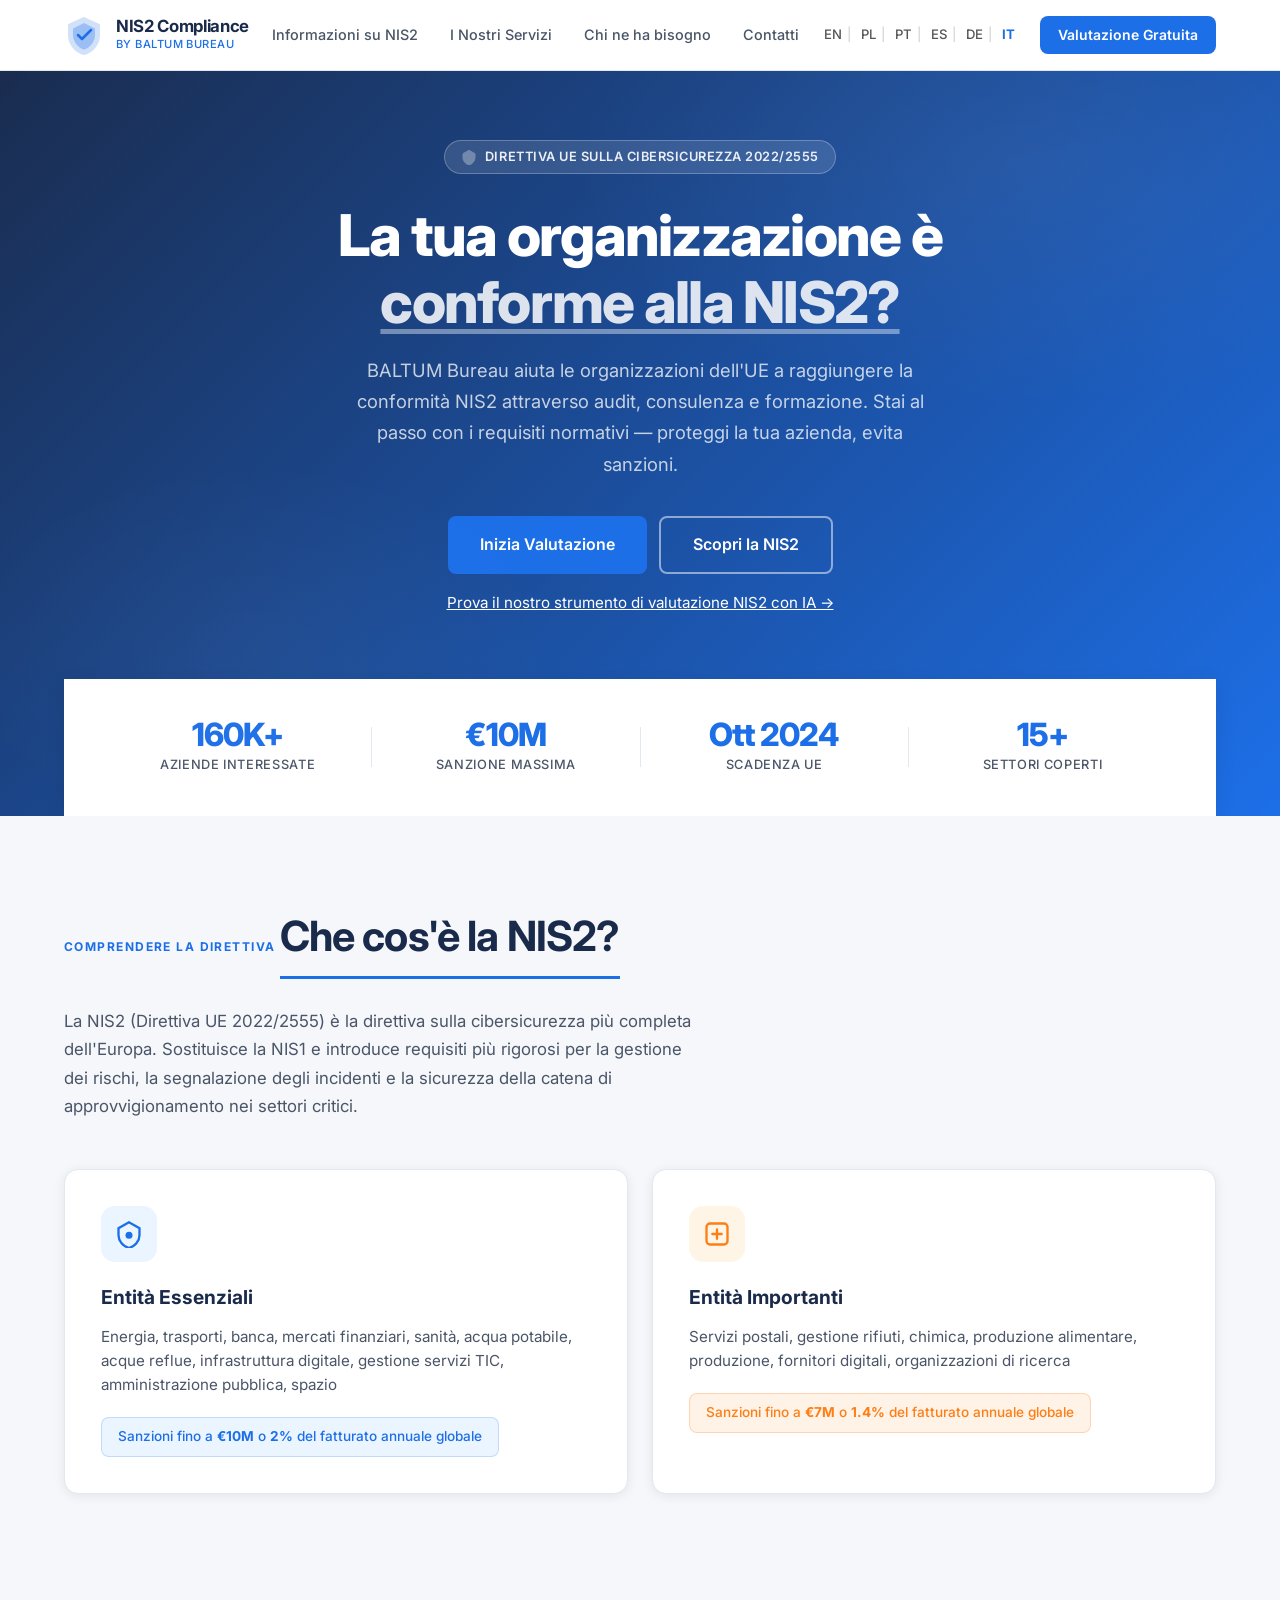
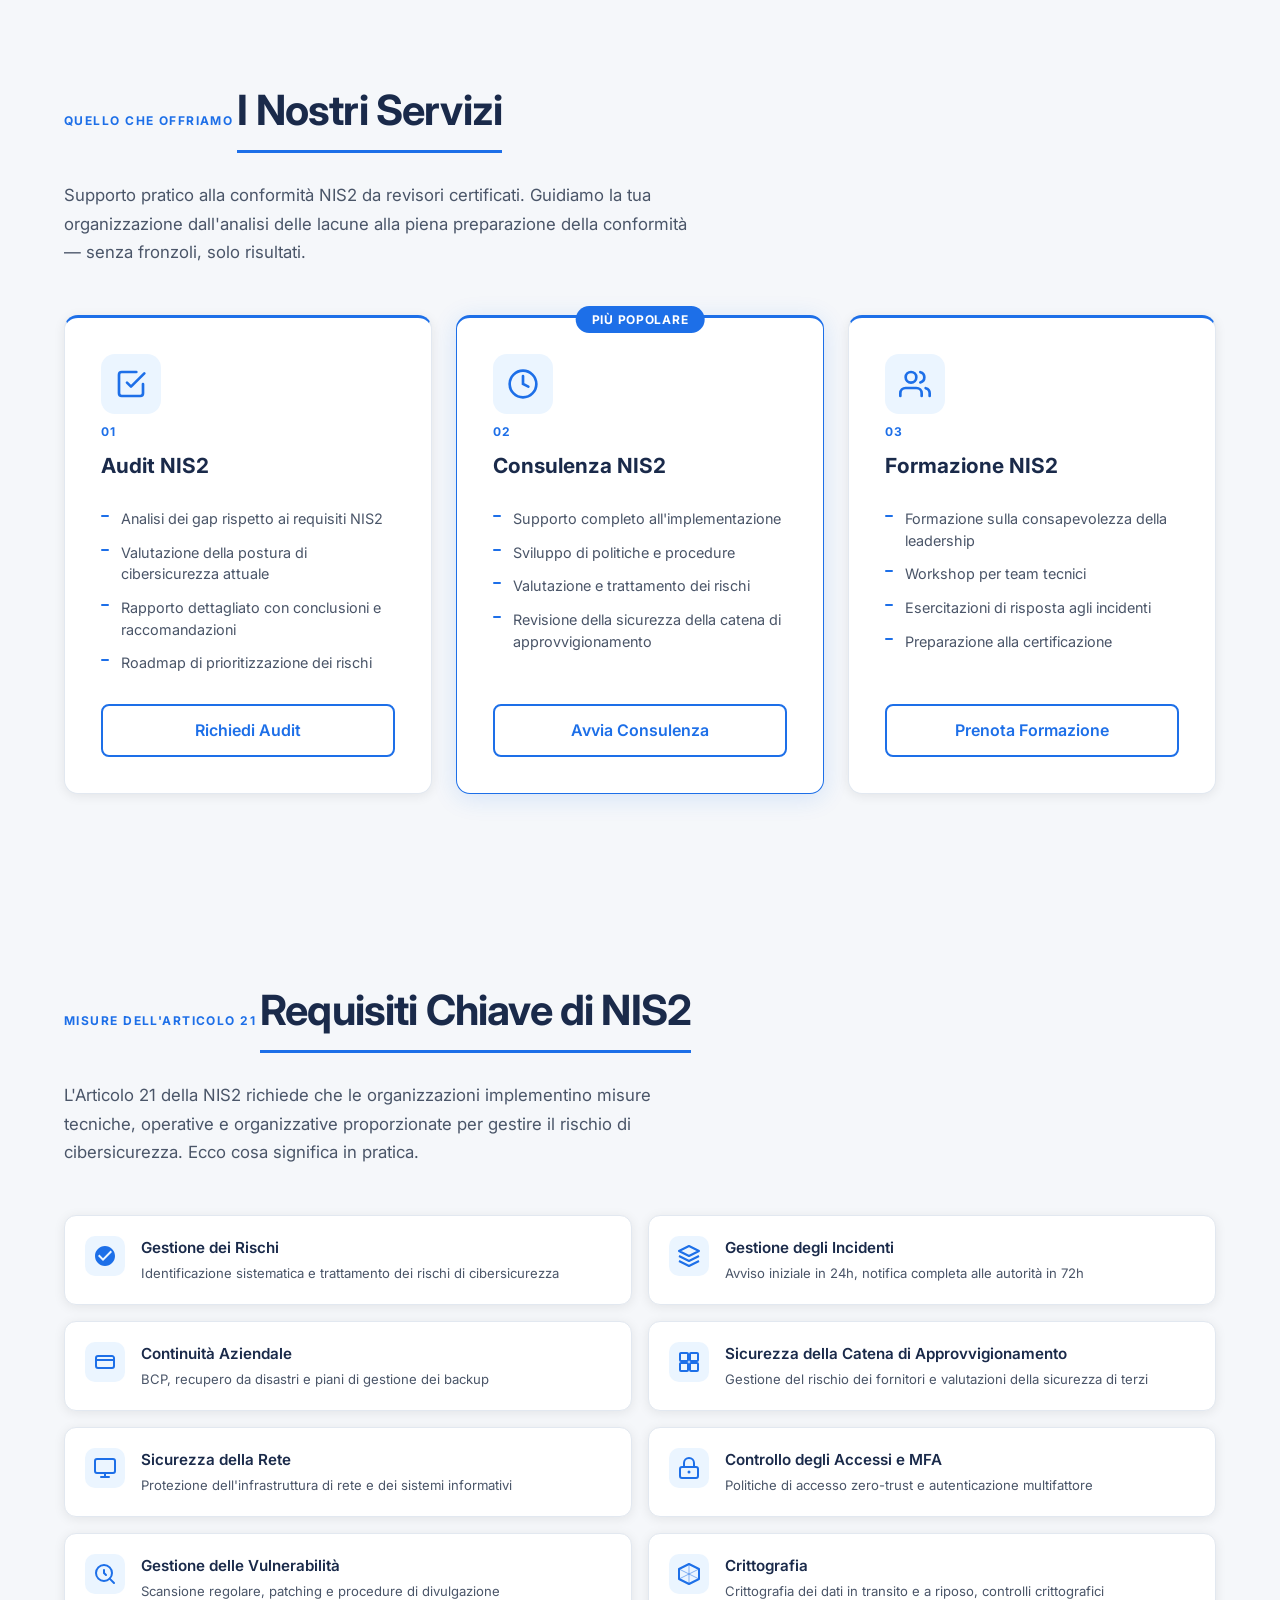
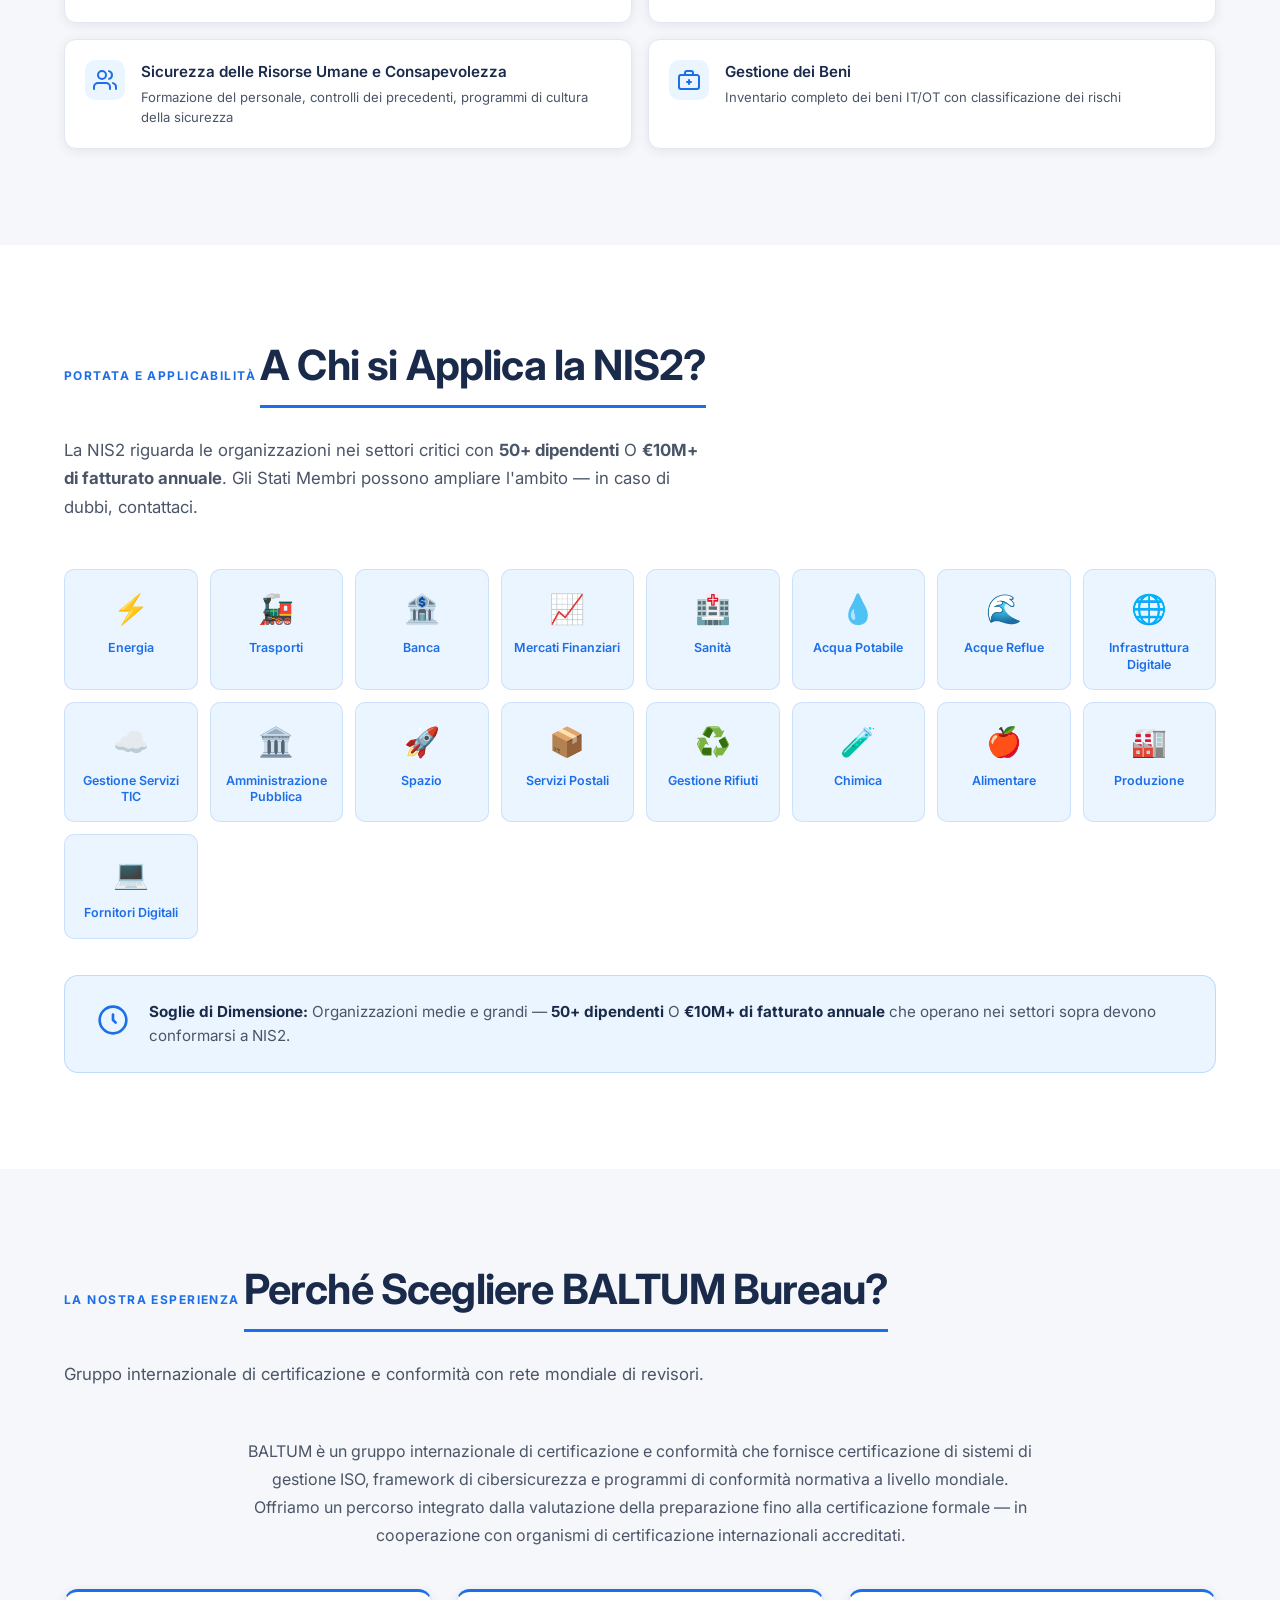
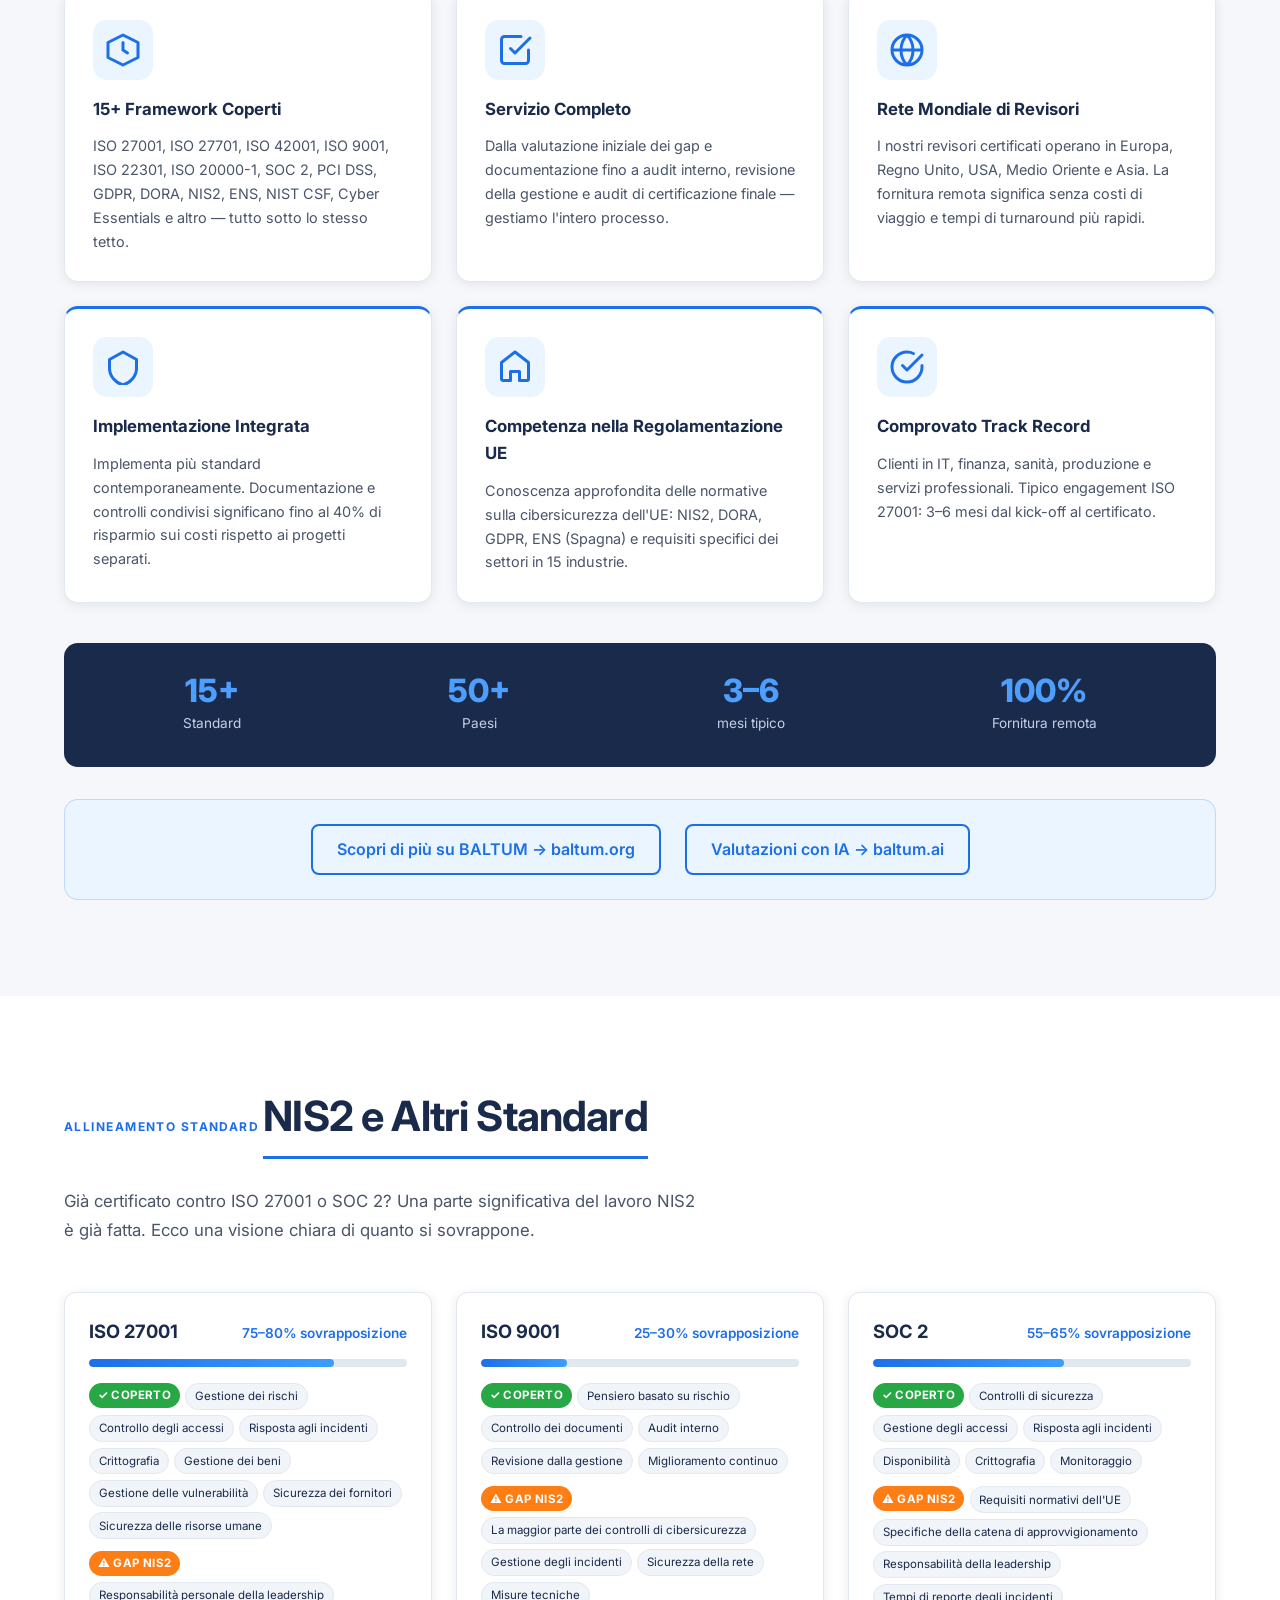
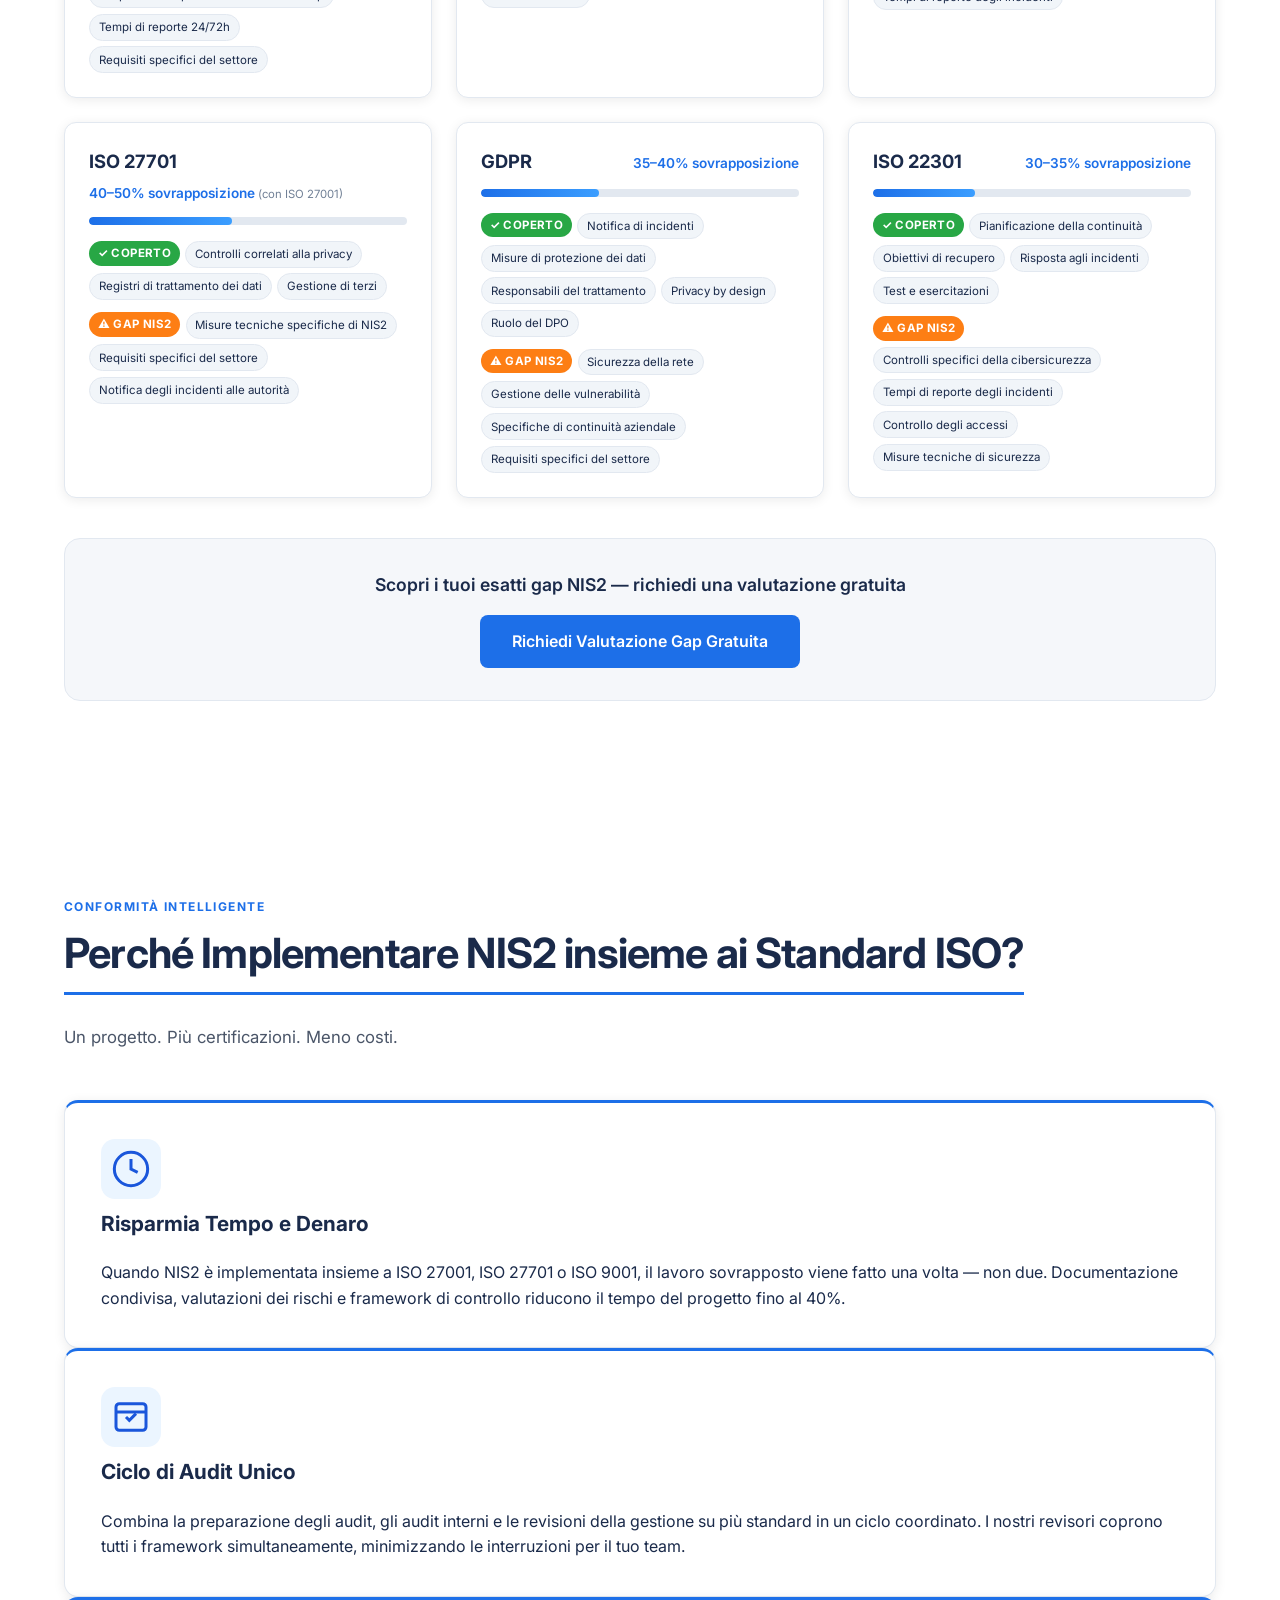
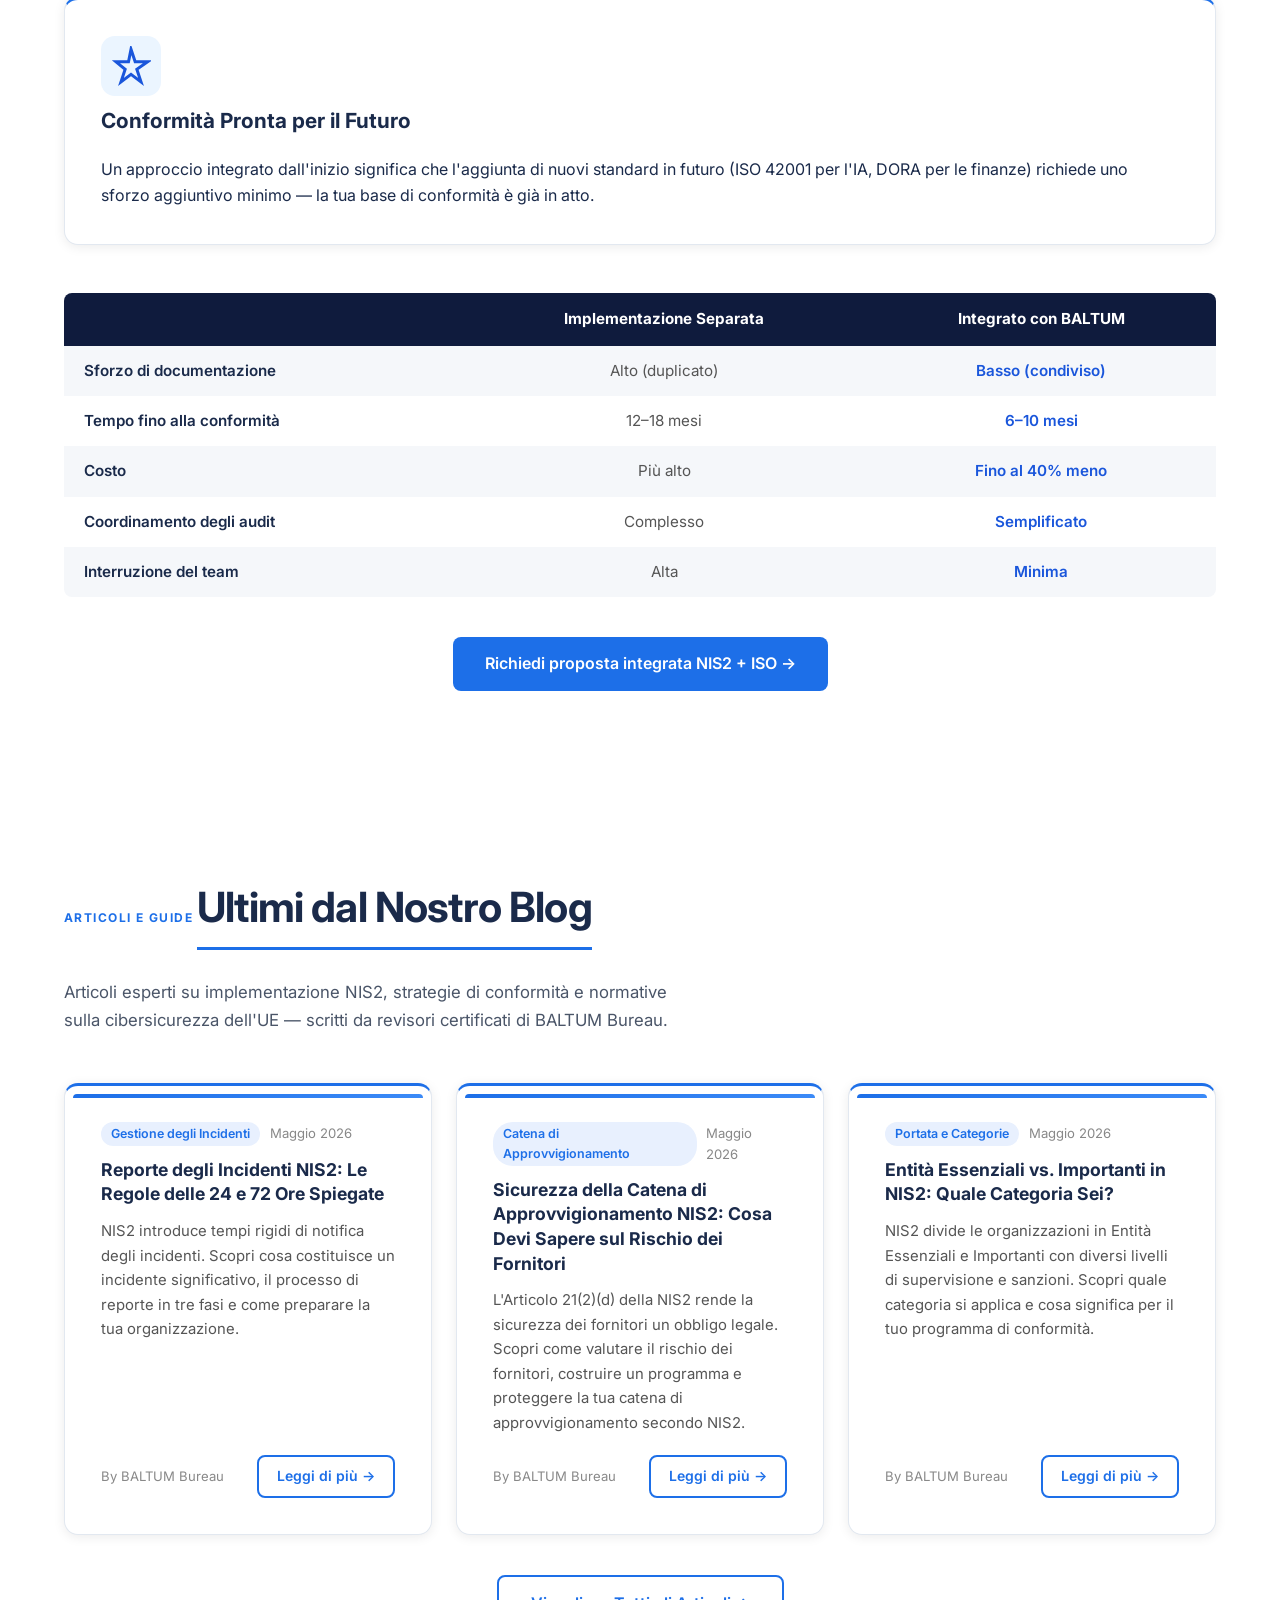
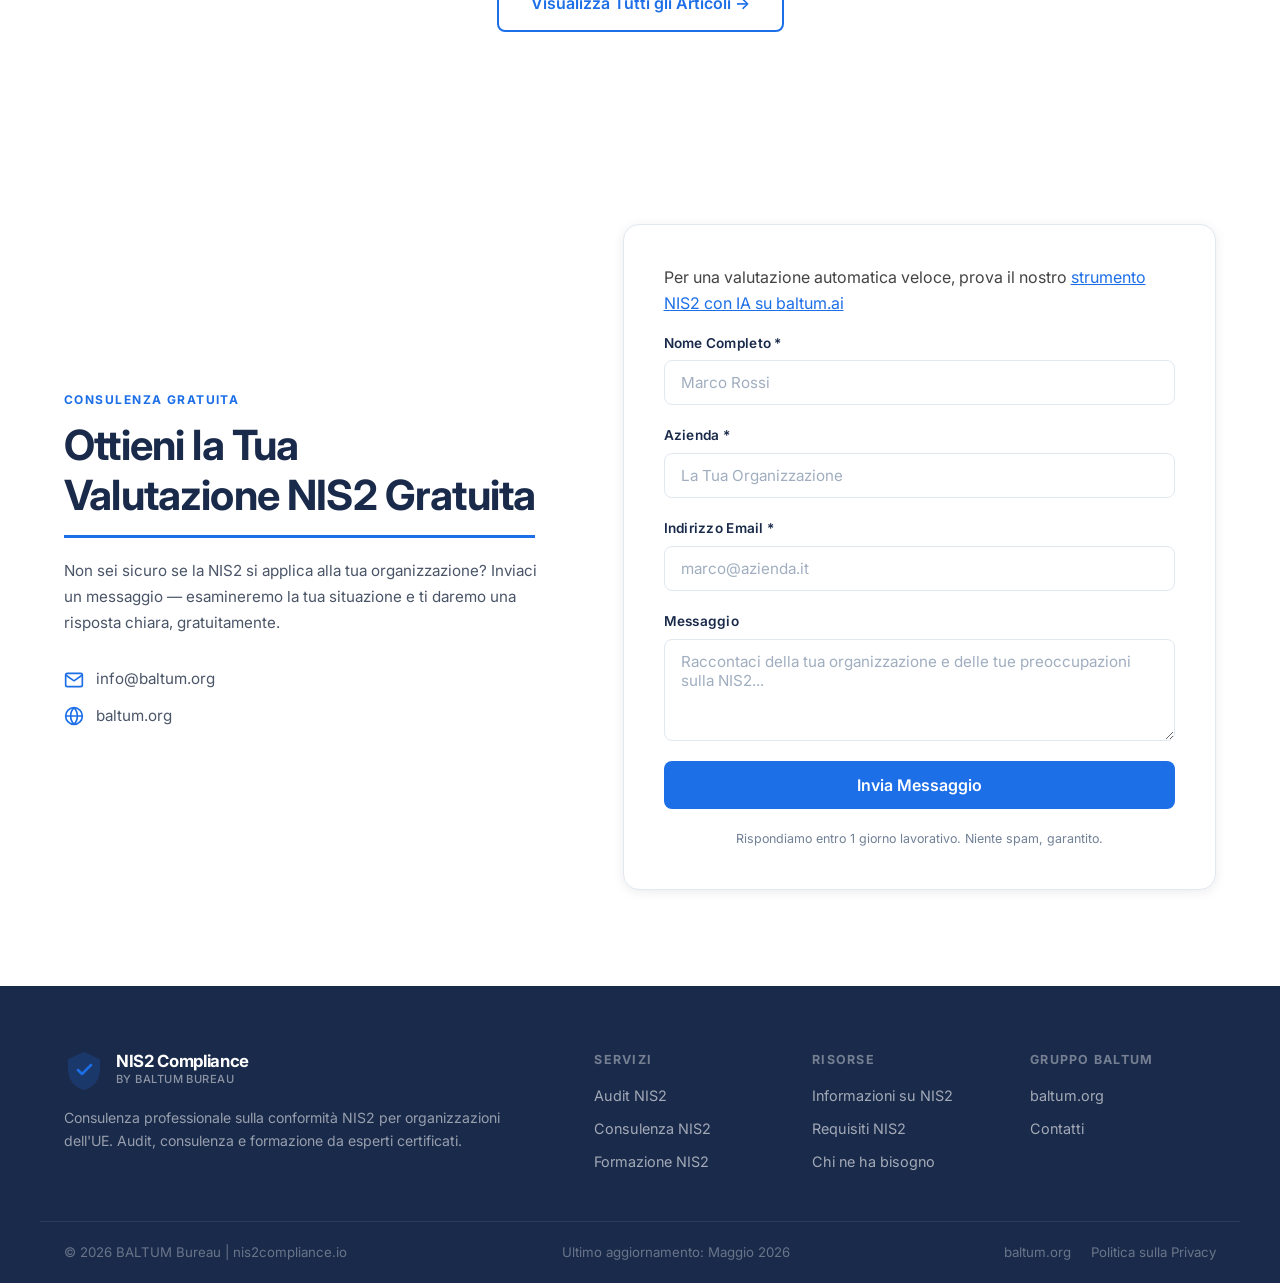
<file: it/index.html>
<!DOCTYPE html>
<html lang="it">
<head>
  <meta charset="UTF-8" />
  <meta name="viewport" content="width=device-width, initial-scale=1.0" />
  <title>Consulenza Conformità NIS2 | BALTUM Bureau</title>
  <meta name="description" content="BALTUM Bureau aiuta le organizzazioni dell'UE a raggiungere la conformità NIS2 attraverso audit, consulenza e formazione. Specialisti in Direttiva NIS2 EU 2022/2555." />
  <meta name="keywords" content="conformità NIS2, audit NIS2, consulenza NIS2, formazione NIS2, direttiva cibersicurezza UE, BALTUM Bureau, NIS2 2022/2555" />
  <meta name="author" content="BALTUM Bureau" />
  <meta property="og:title" content="Conformità NIS2 | BALTUM Bureau" />
  <meta property="og:description" content="Consulenza specializzata NIS2, audit e formazione per organizzazioni dell'UE. Raggiungi la conformità NIS2." />
  <meta property="og:url" content="https://nis2compliance.io/it/" />
  <meta property="og:type" content="website" />
  <link rel="canonical" href="https://nis2compliance.io/it/" />
  <!-- hreflang -->
  <link rel="alternate" hreflang="en" href="https://nis2compliance.io/" />
  <link rel="alternate" hreflang="pl" href="https://nis2compliance.io/pl/" />
  <link rel="alternate" hreflang="pt" href="https://nis2compliance.io/pt/" />
  <link rel="alternate" hreflang="es" href="https://nis2compliance.io/es/" />
  <link rel="alternate" hreflang="de" href="https://nis2compliance.io/de/" />
  <link rel="alternate" hreflang="it" href="https://nis2compliance.io/it/" />
  <link rel="alternate" hreflang="x-default" href="https://nis2compliance.io/" />
  <!-- Favicon -->
  <link rel="icon" type="image/svg+xml" href="/favicon.svg" />
  <link rel="icon" type="image/png" sizes="32x32" href="/favicon-32.png" />
  <link rel="icon" type="image/png" sizes="16x16" href="/favicon-16.png" />
  <link rel="apple-touch-icon" sizes="180x180" href="/apple-touch-icon.png" />
  <link rel="preconnect" href="https://fonts.googleapis.com" />
  <link rel="preconnect" href="https://fonts.gstatic.com" crossorigin />
  <link href="https://fonts.googleapis.com/css2?family=Inter:wght@300;400;500;600;700;800&display=swap" rel="stylesheet" />
  <link rel="stylesheet" href="../style.css" />
  <style>
  .lang-switcher { display: flex; align-items: center; gap: 0; font-size: 0.82rem; margin-right: 0.75rem; }
  .lang-switcher a { color: #555; text-decoration: none; padding: 2px 5px; border-radius: 3px; font-weight: 500; transition: color 0.2s; white-space: nowrap; }
  .lang-switcher a:hover { color: #1D6FE8; }
  .lang-switcher a.active { color: #1D6FE8; font-weight: 700; }
  .lang-switcher a:not(:last-child)::after { content: "|"; margin-left: 5px; color: #ccc; font-weight: 400; }
  @media (max-width: 768px) { .lang-switcher { display: none; } }
  </style>
</head>
<body>
<header class="header" id="top">
  <div class="container nav-container">
    <a href="#top" class="logo">
      <svg class="logo-icon" viewBox="0 0 40 40" fill="none" xmlns="http://www.w3.org/2000/svg">
        <path d="M20 3L5 10V20C5 28.8 11.6 37.1 20 39C28.4 37.1 35 28.8 35 20V10L20 3Z" fill="#1D6FE8" opacity="0.2" stroke="#1D6FE8" stroke-width="2"/>
        <path d="M20 8L9 13.5V20C9 26.6 13.9 32.7 20 34.5C26.1 32.7 31 26.6 31 20V13.5L20 8Z" fill="#1D6FE8" opacity="0.3"/>
        <path d="M14 20L18 24L27 15" stroke="#1D6FE8" stroke-width="2.5" stroke-linecap="round" stroke-linejoin="round"/>
      </svg>
      <div class="logo-text">
        <span class="logo-name">NIS2 Compliance</span>
        <span class="logo-tagline">by BALTUM Bureau</span>
      </div>
    </a>
    <button class="mobile-toggle" id="mobileToggle" aria-label="Toggle menu"><span></span><span></span><span></span></button>
    <nav class="nav" id="navMenu">
      <a href="#about" class="nav-link">Informazioni su NIS2</a>
      <a href="#services" class="nav-link">I Nostri Servizi</a>
      <a href="#who-needs" class="nav-link">Chi ne ha bisogno</a>
      <a href="#contact" class="nav-link">Contatti</a>
      <div class="lang-switcher"><a href="/">EN</a><a href="/pl/">PL</a><a href="/pt/">PT</a><a href="/es/">ES</a><a href="/de/">DE</a><a href="/it/" class="active">IT</a></div>
      <a href="#contact" class="btn btn-primary btn-sm">Valutazione Gratuita</a>
    </nav>
  </div>
</header>
<section class="hero" id="hero">
  <div class="hero-bg"></div>
  <div class="container">
    <div class="hero-content">
      <div class="hero-badge"><svg width="16" height="16" viewBox="0 0 24 24" fill="none"><path d="M12 2L3 7V13C3 17.97 7.02 22.59 12 24C16.98 22.59 21 17.97 21 13V7L12 2Z" fill="#fff" opacity="0.3" stroke="#fff" stroke-width="1.5"/></svg> Direttiva UE sulla Cibersicurezza 2022/2555</div>
      <h1 class="hero-title">La tua organizzazione è<br /><span class="text-blue">conforme alla NIS2?</span></h1>
      <p class="hero-subtitle">BALTUM Bureau aiuta le organizzazioni dell'UE a raggiungere la conformità NIS2 attraverso audit, consulenza e formazione. Stai al passo con i requisiti normativi — proteggi la tua azienda, evita sanzioni.</p>
      <div class="hero-actions">
        <a href="#contact" class="btn btn-primary btn-lg">Inizia Valutazione</a>
        <a href="#about" class="btn btn-outline btn-lg">Scopri la NIS2</a>
      </div>
      <div style="margin-top:1rem;"><a href="https://baltum.ai" target="_blank" class="hero-link" style="color:#fff;text-decoration:underline;font-size:0.95rem;background:none;padding:0;border:none;">Prova il nostro strumento di valutazione NIS2 con IA →</a></div>
    </div>
    <div class="stats-bar">
      <div class="stat-item"><div class="stat-value">160K+</div><div class="stat-label">Aziende Interessate</div></div>
      <div class="stat-divider"></div>
      <div class="stat-item"><div class="stat-value">€10M</div><div class="stat-label">Sanzione Massima</div></div>
      <div class="stat-divider"></div>
      <div class="stat-item"><div class="stat-value">Ott 2024</div><div class="stat-label">Scadenza UE</div></div>
      <div class="stat-divider"></div>
      <div class="stat-item"><div class="stat-value">15+</div><div class="stat-label">Settori Coperti</div></div>
    </div>
  </div>
</section>
<section class="section" id="about">
  <div class="container">
    <div class="section-label">Comprendere la Direttiva</div>
    <h2 class="section-title">Che cos'è la NIS2?</h2>
    <p class="section-subtitle">La NIS2 (Direttiva UE 2022/2555) è la direttiva sulla cibersicurezza più completa dell'Europa. Sostituisce la NIS1 e introduce requisiti più rigorosi per la gestione dei rischi, la segnalazione degli incidenti e la sicurezza della catena di approvvigionamento nei settori critici.</p>
    <div class="cards-2col">
      <div class="card card-essential">
        <div class="card-icon-wrap blue"><svg width="28" height="28" viewBox="0 0 24 24" fill="none"><path d="M12 2L3 7V13C3 17.97 7.02 22.59 12 24C16.98 22.59 21 17.97 21 13V7L12 2Z" stroke="#1D6FE8" stroke-width="2" fill="none"/><circle cx="12" cy="13" r="3" fill="#1D6FE8"/></svg></div>
        <h3 class="card-title">Entità Essenziali</h3>
        <p class="card-desc">Energia, trasporti, banca, mercati finanziari, sanità, acqua potabile, acque reflue, infrastruttura digitale, gestione servizi TIC, amministrazione pubblica, spazio</p>
        <div class="fine-badge fine-high">Sanzioni fino a <strong>€10M</strong> o <strong>2%</strong> del fatturato annuale globale</div>
      </div>
      <div class="card card-important">
        <div class="card-icon-wrap orange"><svg width="28" height="28" viewBox="0 0 24 24" fill="none"><rect x="3" y="3" width="18" height="18" rx="3" stroke="#fd7e14" stroke-width="2"/><path d="M8 12H16M12 8V16" stroke="#fd7e14" stroke-width="2" stroke-linecap="round"/></svg></div>
        <h3 class="card-title">Entità Importanti</h3>
        <p class="card-desc">Servizi postali, gestione rifiuti, chimica, produzione alimentare, produzione, fornitori digitali, organizzazioni di ricerca</p>
        <div class="fine-badge fine-medium">Sanzioni fino a <strong>€7M</strong> o <strong>1.4%</strong> del fatturato annuale globale</div>
      </div>
    </div>
  </div>
</section>
<section class="section" id="services">
  <div class="container">
    <div class="section-label">Quello che offriamo</div>
    <h2 class="section-title">I Nostri Servizi</h2>
    <p class="section-subtitle">Supporto pratico alla conformità NIS2 da revisori certificati. Guidiamo la tua organizzazione dall'analisi delle lacune alla piena preparazione della conformità — senza fronzoli, solo risultati.</p>
    <div class="cards-3col">
      <div class="service-card">
        <div class="service-icon"><svg width="32" height="32" viewBox="0 0 24 24" fill="none"><path d="M9 11L12 14L22 4" stroke="#1D6FE8" stroke-width="2" stroke-linecap="round" stroke-linejoin="round"/><path d="M21 12V19C21 20.1 20.1 21 19 21H5C3.9 21 3 20.1 3 19V5C3 3.9 3.9 3 5 3H16" stroke="#1D6FE8" stroke-width="2" stroke-linecap="round" stroke-linejoin="round"/></svg></div>
        <div class="service-number">01</div>
        <h3 class="service-title">Audit NIS2</h3>
        <ul class="service-list">
          <li>Analisi dei gap rispetto ai requisiti NIS2</li>
          <li>Valutazione della postura di cibersicurezza attuale</li>
          <li>Rapporto dettagliato con conclusioni e raccomandazioni</li>
          <li>Roadmap di prioritizzazione dei rischi</li>
        </ul>
        <a href="#contact" class="btn btn-primary btn-full">Richiedi Audit</a>
      </div>
      <div class="service-card service-card-featured">
        <div class="featured-badge">Più Popolare</div>
        <div class="service-icon"><svg width="32" height="32" viewBox="0 0 24 24" fill="none"><circle cx="12" cy="12" r="10" stroke="#1D6FE8" stroke-width="2"/><path d="M12 6V12L16 14" stroke="#1D6FE8" stroke-width="2" stroke-linecap="round"/></svg></div>
        <div class="service-number">02</div>
        <h3 class="service-title">Consulenza NIS2</h3>
        <ul class="service-list">
          <li>Supporto completo all'implementazione</li>
          <li>Sviluppo di politiche e procedure</li>
          <li>Valutazione e trattamento dei rischi</li>
          <li>Revisione della sicurezza della catena di approvvigionamento</li>
        </ul>
        <a href="#contact" class="btn btn-primary btn-full">Avvia Consulenza</a>
      </div>
      <div class="service-card">
        <div class="service-icon"><svg width="32" height="32" viewBox="0 0 24 24" fill="none"><path d="M17 21V19C17 16.79 15.21 15 13 15H5C2.79 15 1 16.79 1 19V21" stroke="#1D6FE8" stroke-width="2" stroke-linecap="round"/><circle cx="9" cy="7" r="4" stroke="#1D6FE8" stroke-width="2"/><path d="M23 21V19C23 17.13 21.74 15.56 20 15.13" stroke="#1D6FE8" stroke-width="2" stroke-linecap="round"/><path d="M16 3.13C17.74 3.56 19 5.13 19 7C19 8.87 17.74 10.44 16 10.87" stroke="#1D6FE8" stroke-width="2" stroke-linecap="round"/></svg></div>
        <div class="service-number">03</div>
        <h3 class="service-title">Formazione NIS2</h3>
        <ul class="service-list">
          <li>Formazione sulla consapevolezza della leadership</li>
          <li>Workshop per team tecnici</li>
          <li>Esercitazioni di risposta agli incidenti</li>
          <li>Preparazione alla certificazione</li>
        </ul>
        <a href="#contact" class="btn btn-primary btn-full">Prenota Formazione</a>
      </div>
    </div>
  </div>
</section>
<section class="section" id="requirements">
  <div class="container">
    <div class="section-label">Misure dell'Articolo 21</div>
    <h2 class="section-title">Requisiti Chiave di NIS2</h2>
    <p class="section-subtitle">L'Articolo 21 della NIS2 richiede che le organizzazioni implementino misure tecniche, operative e organizzative proporzionate per gestire il rischio di cibersicurezza. Ecco cosa significa in pratica.</p>
    <div class="requirements-grid">
      <div class="req-item"><div class="req-icon"><svg width="24" height="24" viewBox="0 0 24 24" fill="none"><path d="M12 2C6.48 2 2 6.48 2 12s4.48 10 10 10 10-4.48 10-10S17.52 2 12 2zm-2 15l-5-5 1.41-1.41L10 14.17l7.59-7.59L19 8l-9 9z" fill="#1D6FE8"/></svg></div><div class="req-content"><div class="req-title">Gestione dei Rischi</div><div class="req-desc">Identificazione sistematica e trattamento dei rischi di cibersicurezza</div></div></div>
      <div class="req-item"><div class="req-icon"><svg width="24" height="24" viewBox="0 0 24 24" fill="none"><path d="M12 2L2 7L12 12L22 7L12 2Z" stroke="#1D6FE8" stroke-width="2" stroke-linejoin="round"/><path d="M2 17L12 22L22 17" stroke="#1D6FE8" stroke-width="2" stroke-linejoin="round"/><path d="M2 12L12 17L22 12" stroke="#1D6FE8" stroke-width="2" stroke-linejoin="round"/></svg></div><div class="req-content"><div class="req-title">Gestione degli Incidenti</div><div class="req-desc">Avviso iniziale in 24h, notifica completa alle autorità in 72h</div></div></div>
      <div class="req-item"><div class="req-icon"><svg width="24" height="24" viewBox="0 0 24 24" fill="none"><path d="M21 16V8C21 6.9 20.1 6 19 6H5C3.9 6 3 6.9 3 8V16C3 17.1 3.9 18 5 18H19C20.1 18 21 17.1 21 16Z" stroke="#1D6FE8" stroke-width="2"/><path d="M3 10H21" stroke="#1D6FE8" stroke-width="2"/></svg></div><div class="req-content"><div class="req-title">Continuità Aziendale</div><div class="req-desc">BCP, recupero da disastri e piani di gestione dei backup</div></div></div>
      <div class="req-item"><div class="req-icon"><svg width="24" height="24" viewBox="0 0 24 24" fill="none"><path d="M10 3H4C3.45 3 3 3.45 3 4V10C3 10.55 3.45 11 4 11H10C10.55 11 11 10.55 11 10V4C11 3.45 10.55 3 10 3Z" stroke="#1D6FE8" stroke-width="2"/><path d="M20 3H14C13.45 3 13 3.45 13 4V10C13 10.55 13.45 11 14 11H20C20.55 11 21 10.55 21 10V4C21 3.45 20.55 3 20 3Z" stroke="#1D6FE8" stroke-width="2"/><path d="M20 13H14C13.45 13 13 13.45 13 14V20C13 20.55 13.45 21 14 21H20C20.55 21 21 20.55 21 20V14C21 13.45 20.55 13 20 13Z" stroke="#1D6FE8" stroke-width="2"/><path d="M10 13H4C3.45 13 3 13.45 3 14V20C3 20.55 3.45 21 4 21H10C10.55 21 11 20.55 11 20V14C11 13.45 10.55 13 10 13Z" stroke="#1D6FE8" stroke-width="2"/></svg></div><div class="req-content"><div class="req-title">Sicurezza della Catena di Approvvigionamento</div><div class="req-desc">Gestione del rischio dei fornitori e valutazioni della sicurezza di terzi</div></div></div>
      <div class="req-item"><div class="req-icon"><svg width="24" height="24" viewBox="0 0 24 24" fill="none"><rect x="2" y="3" width="20" height="14" rx="2" stroke="#1D6FE8" stroke-width="2"/><path d="M8 21H16M12 17V21" stroke="#1D6FE8" stroke-width="2" stroke-linecap="round"/></svg></div><div class="req-content"><div class="req-title">Sicurezza della Rete</div><div class="req-desc">Protezione dell'infrastruttura di rete e dei sistemi informativi</div></div></div>
      <div class="req-item"><div class="req-icon"><svg width="24" height="24" viewBox="0 0 24 24" fill="none"><rect x="3" y="11" width="18" height="11" rx="2" stroke="#1D6FE8" stroke-width="2"/><path d="M7 11V7C7 4.24 9.24 2 12 2C14.76 2 17 4.24 17 7V11" stroke="#1D6FE8" stroke-width="2" stroke-linecap="round"/><circle cx="12" cy="16" r="1.5" fill="#1D6FE8"/></svg></div><div class="req-content"><div class="req-title">Controllo degli Accessi e MFA</div><div class="req-desc">Politiche di accesso zero-trust e autenticazione multifattore</div></div></div>
      <div class="req-item"><div class="req-icon"><svg width="24" height="24" viewBox="0 0 24 24" fill="none"><circle cx="11" cy="11" r="8" stroke="#1D6FE8" stroke-width="2"/><path d="M21 21L16.65 16.65" stroke="#1D6FE8" stroke-width="2" stroke-linecap="round"/><path d="M11 8V11L13 13" stroke="#1D6FE8" stroke-width="2" stroke-linecap="round"/></svg></div><div class="req-content"><div class="req-title">Gestione delle Vulnerabilità</div><div class="req-desc">Scansione regolare, patching e procedure di divulgazione</div></div></div>
      <div class="req-item"><div class="req-icon"><svg width="24" height="24" viewBox="0 0 24 24" fill="none"><path d="M12 2L2 7V17L12 22L22 17V7L12 2Z" stroke="#1D6FE8" stroke-width="2" stroke-linejoin="round"/><path d="M12 2V22M2 7L22 17M22 7L2 17" stroke="#1D6FE8" stroke-width="1" opacity="0.5"/></svg></div><div class="req-content"><div class="req-title">Crittografia</div><div class="req-desc">Crittografia dei dati in transito e a riposo, controlli crittografici</div></div></div>
      <div class="req-item"><div class="req-icon"><svg width="24" height="24" viewBox="0 0 24 24" fill="none"><path d="M17 21V19C17 16.79 15.21 15 13 15H5C2.79 15 1 16.79 1 19V21" stroke="#1D6FE8" stroke-width="2" stroke-linecap="round"/><circle cx="9" cy="7" r="4" stroke="#1D6FE8" stroke-width="2"/><path d="M23 21V19C23 17.13 21.74 15.56 20 15.13" stroke="#1D6FE8" stroke-width="2" stroke-linecap="round"/><path d="M16 3.13C17.74 3.56 19 5.13 19 7C19 8.87 17.74 10.44 16 10.87" stroke="#1D6FE8" stroke-width="2" stroke-linecap="round"/></svg></div><div class="req-content"><div class="req-title">Sicurezza delle Risorse Umane e Consapevolezza</div><div class="req-desc">Formazione del personale, controlli dei precedenti, programmi di cultura della sicurezza</div></div></div>
      <div class="req-item"><div class="req-icon"><svg width="24" height="24" viewBox="0 0 24 24" fill="none"><path d="M20 7H4C2.9 7 2 7.9 2 9V19C2 20.1 2.9 21 4 21H20C21.1 21 22 20.1 22 19V9C22 7.9 21.1 7 20 7Z" stroke="#1D6FE8" stroke-width="2"/><path d="M16 7V5C16 3.9 15.1 3 14 3H10C8.9 3 8 3.9 8 5V7" stroke="#1D6FE8" stroke-width="2"/><path d="M12 12V16M10 14H14" stroke="#1D6FE8" stroke-width="2" stroke-linecap="round"/></svg></div><div class="req-content"><div class="req-title">Gestione dei Beni</div><div class="req-desc">Inventario completo dei beni IT/OT con classificazione dei rischi</div></div></div>
    </div>
  </div>
</section>
<section class="section" id="who-needs">
  <div class="container">
    <div class="section-label">Portata e Applicabilità</div>
    <h2 class="section-title">A Chi si Applica la NIS2?</h2>
    <p class="section-subtitle">La NIS2 riguarda le organizzazioni nei settori critici con <strong>50+ dipendenti</strong> O <strong>€10M+ di fatturato annuale</strong>. Gli Stati Membri possono ampliare l'ambito — in caso di dubbi, contattaci.</p>
    <div class="sectors-grid">
      <div class="sector-item"><div class="sector-icon">⚡</div><div class="sector-name">Energia</div></div>
      <div class="sector-item"><div class="sector-icon">🚂</div><div class="sector-name">Trasporti</div></div>
      <div class="sector-item"><div class="sector-icon">🏦</div><div class="sector-name">Banca</div></div>
      <div class="sector-item"><div class="sector-icon">📈</div><div class="sector-name">Mercati Finanziari</div></div>
      <div class="sector-item"><div class="sector-icon">🏥</div><div class="sector-name">Sanità</div></div>
      <div class="sector-item"><div class="sector-icon">💧</div><div class="sector-name">Acqua Potabile</div></div>
      <div class="sector-item"><div class="sector-icon">🌊</div><div class="sector-name">Acque Reflue</div></div>
      <div class="sector-item"><div class="sector-icon">🌐</div><div class="sector-name">Infrastruttura Digitale</div></div>
      <div class="sector-item"><div class="sector-icon">☁️</div><div class="sector-name">Gestione Servizi TIC</div></div>
      <div class="sector-item"><div class="sector-icon">🏛️</div><div class="sector-name">Amministrazione Pubblica</div></div>
      <div class="sector-item"><div class="sector-icon">🚀</div><div class="sector-name">Spazio</div></div>
      <div class="sector-item"><div class="sector-icon">📦</div><div class="sector-name">Servizi Postali</div></div>
      <div class="sector-item"><div class="sector-icon">♻️</div><div class="sector-name">Gestione Rifiuti</div></div>
      <div class="sector-item"><div class="sector-icon">🧪</div><div class="sector-name">Chimica</div></div>
      <div class="sector-item"><div class="sector-icon">🍎</div><div class="sector-name">Alimentare</div></div>
      <div class="sector-item"><div class="sector-icon">🏭</div><div class="sector-name">Produzione</div></div>
      <div class="sector-item"><div class="sector-icon">💻</div><div class="sector-name">Fornitori Digitali</div></div>
    </div>
    <div class="threshold-box">
      <div class="threshold-icon"><svg width="32" height="32" viewBox="0 0 24 24" fill="none"><circle cx="12" cy="12" r="10" stroke="#1D6FE8" stroke-width="2"/><path d="M12 8V12L14 14" stroke="#1D6FE8" stroke-width="2" stroke-linecap="round"/></svg></div>
      <div class="threshold-text"><strong>Soglie di Dimensione:</strong> Organizzazioni medie e grandi — <strong>50+ dipendenti</strong> O <strong>€10M+ di fatturato annuale</strong> che operano nei settori sopra devono conformarsi a NIS2.</div>
    </div>
  </div>
</section>
<section class="section" id="why-baltum" style="background:#F5F7FA;">
  <div class="container">
    <div class="section-label">La Nostra Esperienza</div>
    <h2 class="section-title">Perché Scegliere BALTUM Bureau?</h2>
    <p class="section-subtitle">Gruppo internazionale di certificazione e conformità con rete mondiale di revisori.</p>
    <p class="why-intro">BALTUM è un gruppo internazionale di certificazione e conformità che fornisce certificazione di sistemi di gestione ISO, framework di cibersicurezza e programmi di conformità normativa a livello mondiale. Offriamo un percorso integrato dalla valutazione della preparazione fino alla certificazione formale — in cooperazione con organismi di certificazione internazionali accreditati.</p>
    <div class="why-grid why-grid-6">
      <div class="why-card"><div class="why-icon"><svg width="36" height="36" viewBox="0 0 24 24" fill="none"><path d="M12 2L2 7V17L12 22L22 17V7L12 2Z" stroke="#1D6FE8" stroke-width="2" stroke-linejoin="round"/><path d="M12 7V12L15 14" stroke="#1D6FE8" stroke-width="2" stroke-linecap="round"/></svg></div><h3>15+ Framework Coperti</h3><p>ISO 27001, ISO 27701, ISO 42001, ISO 9001, ISO 22301, ISO 20000-1, SOC 2, PCI DSS, GDPR, DORA, NIS2, ENS, NIST CSF, Cyber Essentials e altro — tutto sotto lo stesso tetto.</p></div>
      <div class="why-card"><div class="why-icon"><svg width="36" height="36" viewBox="0 0 24 24" fill="none"><path d="M9 11L12 14L22 4" stroke="#1D6FE8" stroke-width="2" stroke-linecap="round" stroke-linejoin="round"/><path d="M21 12V19C21 20.1 20.1 21 19 21H5C3.9 21 3 20.1 3 19V5C3 3.9 3.9 3 5 3H16" stroke="#1D6FE8" stroke-width="2" stroke-linecap="round"/></svg></div><h3>Servizio Completo</h3><p>Dalla valutazione iniziale dei gap e documentazione fino a audit interno, revisione della gestione e audit di certificazione finale — gestiamo l'intero processo.</p></div>
      <div class="why-card"><div class="why-icon"><svg width="36" height="36" viewBox="0 0 24 24" fill="none"><circle cx="12" cy="12" r="10" stroke="#1D6FE8" stroke-width="2"/><path d="M2 12H22M12 2C9.33 4.67 8 7.33 8 12C8 16.67 9.33 19.33 12 22M12 2C14.67 4.67 16 7.33 16 12C16 16.67 14.67 19.33 12 22" stroke="#1D6FE8" stroke-width="2"/></svg></div><h3>Rete Mondiale di Revisori</h3><p>I nostri revisori certificati operano in Europa, Regno Unito, USA, Medio Oriente e Asia. La fornitura remota significa senza costi di viaggio e tempi di turnaround più rapidi.</p></div>
      <div class="why-card"><div class="why-icon"><svg width="36" height="36" viewBox="0 0 24 24" fill="none"><path d="M12 2L3 7V13C3 17.97 7.02 22.59 12 24C16.98 22.59 21 17.97 21 13V7L12 2Z" stroke="#1D6FE8" stroke-width="2" stroke-linejoin="round"/></svg></div><h3>Implementazione Integrata</h3><p>Implementa più standard contemporaneamente. Documentazione e controlli condivisi significano fino al 40% di risparmio sui costi rispetto ai progetti separati.</p></div>
      <div class="why-card"><div class="why-icon"><svg width="36" height="36" viewBox="0 0 24 24" fill="none"><path d="M3 9L12 2L21 9V20C21 20.55 20.55 21 20 21H15V15H9V21H4C3.45 21 3 20.55 3 20V9Z" stroke="#1D6FE8" stroke-width="2" stroke-linejoin="round"/></svg></div><h3>Competenza nella Regolamentazione UE</h3><p>Conoscenza approfondita delle normative sulla cibersicurezza dell'UE: NIS2, DORA, GDPR, ENS (Spagna) e requisiti specifici dei settori in 15 industrie.</p></div>
      <div class="why-card"><div class="why-icon"><svg width="36" height="36" viewBox="0 0 24 24" fill="none"><path d="M22 11.08V12C22 17.52 17.52 22 12 22C6.48 22 2 17.52 2 12C2 6.48 6.48 2 12 2C13.54 2 15 2.36 16.28 3" stroke="#1D6FE8" stroke-width="2" stroke-linecap="round"/><path d="M22 4L12 14.01L9 11.01" stroke="#1D6FE8" stroke-width="2" stroke-linecap="round" stroke-linejoin="round"/></svg></div><h3>Comprovato Track Record</h3><p>Clienti in IT, finanza, sanità, produzione e servizi professionali. Tipico engagement ISO 27001: 3–6 mesi dal kick-off al certificato.</p></div>
    </div>
    <div class="why-stats-bar">
      <div class="why-stat"><span class="why-stat-number">15+</span><span class="why-stat-label">Standard</span></div>
      <div class="why-stat"><span class="why-stat-number">50+</span><span class="why-stat-label">Paesi</span></div>
      <div class="why-stat"><span class="why-stat-number">3–6</span><span class="why-stat-label">mesi tipico</span></div>
      <div class="why-stat"><span class="why-stat-number">100%</span><span class="why-stat-label">Fornitura remota</span></div>
    </div>
    <div class="baltum-link-box"><a href="https://baltum.org" target="_blank" rel="noopener" class="btn btn-outline">Scopri di più su BALTUM → baltum.org</a><a href="https://baltum.ai" target="_blank" rel="noopener" class="btn btn-outline">Valutazioni con IA → baltum.ai</a></div>
  </div>
</section>
<section class="section" id="standards-overlap">
  <div class="container">
    <div class="section-label">Allineamento Standard</div>
    <h2 class="section-title">NIS2 e Altri Standard</h2>
    <p class="section-subtitle">Già certificato contro ISO 27001 o SOC 2? Una parte significativa del lavoro NIS2 è già fatta. Ecco una visione chiara di quanto si sovrappone.</p>
    <div class="overlap-grid">
      <div class="overlap-card">
        <div class="overlap-header"><div class="overlap-standard">ISO 27001</div><div class="overlap-pct">75–80% sovrapposizione</div></div>
        <div class="overlap-bar-wrap"><div class="overlap-bar" style="width:77%"></div></div>
        <div class="overlap-badges">
          <div class="badge-group"><span class="badge badge-covered">✓ Coperto</span><span class="badge-item">Gestione dei rischi</span><span class="badge-item">Controllo degli accessi</span><span class="badge-item">Risposta agli incidenti</span><span class="badge-item">Crittografia</span><span class="badge-item">Gestione dei beni</span><span class="badge-item">Gestione delle vulnerabilità</span><span class="badge-item">Sicurezza dei fornitori</span><span class="badge-item">Sicurezza delle risorse umane</span></div>
          <div class="badge-group"><span class="badge badge-gap">⚠ Gap NIS2</span><span class="badge-item">Responsabilità personale della leadership</span><span class="badge-item">Tempi di reporte 24/72h</span><span class="badge-item">Requisiti specifici del settore</span></div>
        </div>
      </div>
      <div class="overlap-card">
        <div class="overlap-header"><div class="overlap-standard">ISO 9001</div><div class="overlap-pct">25–30% sovrapposizione</div></div>
        <div class="overlap-bar-wrap"><div class="overlap-bar" style="width:27%"></div></div>
        <div class="overlap-badges">
          <div class="badge-group"><span class="badge badge-covered">✓ Coperto</span><span class="badge-item">Pensiero basato su rischio</span><span class="badge-item">Controllo dei documenti</span><span class="badge-item">Audit interno</span><span class="badge-item">Revisione dalla gestione</span><span class="badge-item">Miglioramento continuo</span></div>
          <div class="badge-group"><span class="badge badge-gap">⚠ Gap NIS2</span><span class="badge-item">La maggior parte dei controlli di cibersicurezza</span><span class="badge-item">Gestione degli incidenti</span><span class="badge-item">Sicurezza della rete</span><span class="badge-item">Misure tecniche</span></div>
        </div>
      </div>
      <div class="overlap-card">
        <div class="overlap-header"><div class="overlap-standard">SOC 2</div><div class="overlap-pct">55–65% sovrapposizione</div></div>
        <div class="overlap-bar-wrap"><div class="overlap-bar" style="width:60%"></div></div>
        <div class="overlap-badges">
          <div class="badge-group"><span class="badge badge-covered">✓ Coperto</span><span class="badge-item">Controlli di sicurezza</span><span class="badge-item">Gestione degli accessi</span><span class="badge-item">Risposta agli incidenti</span><span class="badge-item">Disponibilità</span><span class="badge-item">Crittografia</span><span class="badge-item">Monitoraggio</span></div>
          <div class="badge-group"><span class="badge badge-gap">⚠ Gap NIS2</span><span class="badge-item">Requisiti normativi dell'UE</span><span class="badge-item">Specifiche della catena di approvvigionamento</span><span class="badge-item">Responsabilità della leadership</span><span class="badge-item">Tempi di reporte degli incidenti</span></div>
        </div>
      </div>
      <div class="overlap-card">
        <div class="overlap-header"><div class="overlap-standard">ISO 27701</div><div class="overlap-pct">40–50% sovrapposizione <small>(con ISO 27001)</small></div></div>
        <div class="overlap-bar-wrap"><div class="overlap-bar" style="width:45%"></div></div>
        <div class="overlap-badges">
          <div class="badge-group"><span class="badge badge-covered">✓ Coperto</span><span class="badge-item">Controlli correlati alla privacy</span><span class="badge-item">Registri di trattamento dei dati</span><span class="badge-item">Gestione di terzi</span></div>
          <div class="badge-group"><span class="badge badge-gap">⚠ Gap NIS2</span><span class="badge-item">Misure tecniche specifiche di NIS2</span><span class="badge-item">Requisiti specifici del settore</span><span class="badge-item">Notifica degli incidenti alle autorità</span></div>
        </div>
      </div>
      <div class="overlap-card">
        <div class="overlap-header"><div class="overlap-standard">GDPR</div><div class="overlap-pct">35–40% sovrapposizione</div></div>
        <div class="overlap-bar-wrap"><div class="overlap-bar" style="width:37%"></div></div>
        <div class="overlap-badges">
          <div class="badge-group"><span class="badge badge-covered">✓ Coperto</span><span class="badge-item">Notifica di incidenti</span><span class="badge-item">Misure di protezione dei dati</span><span class="badge-item">Responsabili del trattamento</span><span class="badge-item">Privacy by design</span><span class="badge-item">Ruolo del DPO</span></div>
          <div class="badge-group"><span class="badge badge-gap">⚠ Gap NIS2</span><span class="badge-item">Sicurezza della rete</span><span class="badge-item">Gestione delle vulnerabilità</span><span class="badge-item">Specifiche di continuità aziendale</span><span class="badge-item">Requisiti specifici del settore</span></div>
        </div>
      </div>
      <div class="overlap-card">
        <div class="overlap-header"><div class="overlap-standard">ISO 22301</div><div class="overlap-pct">30–35% sovrapposizione</div></div>
        <div class="overlap-bar-wrap"><div class="overlap-bar" style="width:32%"></div></div>
        <div class="overlap-badges">
          <div class="badge-group"><span class="badge badge-covered">✓ Coperto</span><span class="badge-item">Pianificazione della continuità</span><span class="badge-item">Obiettivi di recupero</span><span class="badge-item">Risposta agli incidenti</span><span class="badge-item">Test e esercitazioni</span></div>
          <div class="badge-group"><span class="badge badge-gap">⚠ Gap NIS2</span><span class="badge-item">Controlli specifici della cibersicurezza</span><span class="badge-item">Tempi di reporte degli incidenti</span><span class="badge-item">Controllo degli accessi</span><span class="badge-item">Misure tecniche di sicurezza</span></div>
        </div>
      </div>
    </div>
    <div class="overlap-cta"><p>Scopri i tuoi esatti gap NIS2 — richiedi una valutazione gratuita</p><a href="#contact" class="btn btn-primary btn-lg">Richiedi Valutazione Gap Gratuita</a></div>
  </div>
</section>
<section class="section" id="integrated-implementation" style="background:#fff;">
  <div class="container">
    <div class="section-label">Conformità Intelligente</div>
    <h2 class="section-title">Perché Implementare NIS2 insieme ai Standard ISO?</h2>
    <p class="section-subtitle">Un progetto. Più certificazioni. Meno costi.</p>
    <div class="services-grid" style="margin-top:2.5rem;">
      <div class="service-card"><div class="service-icon"><svg xmlns="http://www.w3.org/2000/svg" width="40" height="40" fill="none" viewBox="0 0 24 24" stroke="#1a56db" stroke-width="1.8"><circle cx="12" cy="12" r="10"/><polyline points="12 6 12 12 16 14"/></svg></div><h3 class="service-title">Risparmia Tempo e Denaro</h3><p class="service-desc">Quando NIS2 è implementata insieme a ISO 27001, ISO 27701 o ISO 9001, il lavoro sovrapposto viene fatto una volta — non due. Documentazione condivisa, valutazioni dei rischi e framework di controllo riducono il tempo del progetto fino al 40%.</p></div>
      <div class="service-card"><div class="service-icon"><svg xmlns="http://www.w3.org/2000/svg" width="40" height="40" fill="none" viewBox="0 0 24 24" stroke="#1a56db" stroke-width="1.8"><path d="M9 12l2 2 4-4"/><rect x="3" y="4" width="18" height="16" rx="2"/><line x1="3" y1="9" x2="21" y2="9"/></svg></div><h3 class="service-title">Ciclo di Audit Unico</h3><p class="service-desc">Combina la preparazione degli audit, gli audit interni e le revisioni della gestione su più standard in un ciclo coordinato. I nostri revisori coprono tutti i framework simultaneamente, minimizzando le interruzioni per il tuo team.</p></div>
      <div class="service-card"><div class="service-icon"><svg xmlns="http://www.w3.org/2000/svg" width="40" height="40" fill="none" viewBox="0 0 24 24" stroke="#1a56db" stroke-width="1.8"><path d="M12 2l2.5 7.5H22l-6.5 4.5 2.5 7.5L12 17l-6 4.5 2.5-7.5L3 9.5h7.5z"/></svg></div><h3 class="service-title">Conformità Pronta per il Futuro</h3><p class="service-desc">Un approccio integrato dall'inizio significa che l'aggiunta di nuovi standard in futuro (ISO 42001 per l'IA, DORA per le finanze) richiede uno sforzo aggiuntivo minimo — la tua base di conformità è già in atto.</p></div>
    </div>
    <div style="margin-top:3rem;overflow-x:auto;">
      <table style="width:100%;border-collapse:collapse;font-size:0.95rem;">
        <thead><tr style="background:#0f1b3d;color:#fff;"><th style="padding:14px 20px;text-align:left;border-radius:8px 0 0 0;"></th><th style="padding:14px 20px;text-align:center;">Implementazione Separata</th><th style="padding:14px 20px;text-align:center;border-radius:0 8px 0 0;">Integrato con BALTUM</th></tr></thead>
        <tbody>
          <tr style="background:#F5F7FA;"><td style="padding:13px 20px;font-weight:600;color:#1a2a4a;">Sforzo di documentazione</td><td style="padding:13px 20px;text-align:center;color:#555;">Alto (duplicato)</td><td style="padding:13px 20px;text-align:center;color:#1a56db;font-weight:600;">Basso (condiviso)</td></tr>
          <tr style="background:#fff;"><td style="padding:13px 20px;font-weight:600;color:#1a2a4a;">Tempo fino alla conformità</td><td style="padding:13px 20px;text-align:center;color:#555;">12–18 mesi</td><td style="padding:13px 20px;text-align:center;color:#1a56db;font-weight:600;">6–10 mesi</td></tr>
          <tr style="background:#F5F7FA;"><td style="padding:13px 20px;font-weight:600;color:#1a2a4a;">Costo</td><td style="padding:13px 20px;text-align:center;color:#555;">Più alto</td><td style="padding:13px 20px;text-align:center;color:#1a56db;font-weight:600;">Fino al 40% meno</td></tr>
          <tr style="background:#fff;"><td style="padding:13px 20px;font-weight:600;color:#1a2a4a;">Coordinamento degli audit</td><td style="padding:13px 20px;text-align:center;color:#555;">Complesso</td><td style="padding:13px 20px;text-align:center;color:#1a56db;font-weight:600;">Semplificato</td></tr>
          <tr style="background:#F5F7FA;"><td style="padding:13px 20px;font-weight:600;color:#1a2a4a;border-radius:0 0 0 8px;">Interruzione del team</td><td style="padding:13px 20px;text-align:center;color:#555;">Alta</td><td style="padding:13px 20px;text-align:center;color:#1a56db;font-weight:600;border-radius:0 0 8px 0;">Minima</td></tr>
        </tbody>
      </table>
    </div>
    <div style="text-align:center;margin-top:2.5rem;"><a href="#contact" class="btn btn-primary btn-lg">Richiedi proposta integrata NIS2 + ISO →</a></div>
  </div>
</section>
<section class="section" id="blog">
  <div class="container">
    <div class="section-label">Articoli e Guide</div>
    <h2 class="section-title">Ultimi dal Nostro Blog</h2>
    <p class="section-subtitle">Articoli esperti su implementazione NIS2, strategie di conformità e normative sulla cibersicurezza dell'UE — scritti da revisori certificati di BALTUM Bureau.</p>
    <div class="cards-3col" style="grid-template-columns: repeat(auto-fill, minmax(300px, 1fr));">
      <div class="service-card" style="display:flex;flex-direction:column;">
        <div style="height:4px;background:linear-gradient(90deg,#1D6FE8,#3b8af7);border-radius:4px 4px 0 0;margin:-1.75rem -1.75rem 1.5rem;"></div>
        <div style="display:flex;align-items:center;gap:0.6rem;font-size:0.82rem;color:#888;margin-bottom:0.75rem;"><span style="background:#e8f0fe;color:#1D6FE8;padding:2px 10px;border-radius:20px;font-weight:600;font-size:0.78rem;">Gestione degli Incidenti</span><span>Maggio 2026</span></div>
        <h3 class="service-title" style="font-size:1.1rem;line-height:1.4;margin-bottom:0.75rem;">Reporte degli Incidenti NIS2: Le Regole delle 24 e 72 Ore Spiegate</h3>
        <p style="font-size:0.93rem;color:#555;line-height:1.65;flex:1;margin-bottom:1.25rem;">NIS2 introduce tempi rigidi di notifica degli incidenti. Scopri cosa costituisce un incidente significativo, il processo di reporte in tre fasi e come preparare la tua organizzazione.</p>
        <div style="display:flex;align-items:center;justify-content:space-between;margin-top:auto;"><span style="font-size:0.82rem;color:#888;">By BALTUM Bureau</span><a href="/blog/nis2-incident-reporting.html" class="btn btn-primary btn-sm">Leggi di più →</a></div>
      </div>
      <div class="service-card" style="display:flex;flex-direction:column;">
        <div style="height:4px;background:linear-gradient(90deg,#1D6FE8,#3b8af7);border-radius:4px 4px 0 0;margin:-1.75rem -1.75rem 1.5rem;"></div>
        <div style="display:flex;align-items:center;gap:0.6rem;font-size:0.82rem;color:#888;margin-bottom:0.75rem;"><span style="background:#e8f0fe;color:#1D6FE8;padding:2px 10px;border-radius:20px;font-weight:600;font-size:0.78rem;">Catena di Approvvigionamento</span><span>Maggio 2026</span></div>
        <h3 class="service-title" style="font-size:1.1rem;line-height:1.4;margin-bottom:0.75rem;">Sicurezza della Catena di Approvvigionamento NIS2: Cosa Devi Sapere sul Rischio dei Fornitori</h3>
        <p style="font-size:0.93rem;color:#555;line-height:1.65;flex:1;margin-bottom:1.25rem;">L'Articolo 21(2)(d) della NIS2 rende la sicurezza dei fornitori un obbligo legale. Scopri come valutare il rischio dei fornitori, costruire un programma e proteggere la tua catena di approvvigionamento secondo NIS2.</p>
        <div style="display:flex;align-items:center;justify-content:space-between;margin-top:auto;"><span style="font-size:0.82rem;color:#888;">By BALTUM Bureau</span><a href="/blog/nis2-supply-chain-security.html" class="btn btn-primary btn-sm">Leggi di più →</a></div>
      </div>
      <div class="service-card" style="display:flex;flex-direction:column;">
        <div style="height:4px;background:linear-gradient(90deg,#1D6FE8,#3b8af7);border-radius:4px 4px 0 0;margin:-1.75rem -1.75rem 1.5rem;"></div>
        <div style="display:flex;align-items:center;gap:0.6rem;font-size:0.82rem;color:#888;margin-bottom:0.75rem;"><span style="background:#e8f0fe;color:#1D6FE8;padding:2px 10px;border-radius:20px;font-weight:600;font-size:0.78rem;">Portata e Categorie</span><span>Maggio 2026</span></div>
        <h3 class="service-title" style="font-size:1.1rem;line-height:1.4;margin-bottom:0.75rem;">Entità Essenziali vs. Importanti in NIS2: Quale Categoria Sei?</h3>
        <p style="font-size:0.93rem;color:#555;line-height:1.65;flex:1;margin-bottom:1.25rem;">NIS2 divide le organizzazioni in Entità Essenziali e Importanti con diversi livelli di supervisione e sanzioni. Scopri quale categoria si applica e cosa significa per il tuo programma di conformità.</p>
        <div style="display:flex;align-items:center;justify-content:space-between;margin-top:auto;"><span style="font-size:0.82rem;color:#888;">By BALTUM Bureau</span><a href="/blog/nis2-essential-vs-important.html" class="btn btn-primary btn-sm">Leggi di più →</a></div>
      </div>
    </div>
    <div style="text-align:center;margin-top:2.5rem;"><a href="/blog/" class="btn btn-outline btn-lg">Visualizza Tutti gli Articoli →</a></div>
  </div>
</section>
<section class="section section-contact" id="contact">
  <div class="container">
    <div class="contact-grid">
      <div class="contact-info">
        <div class="section-label">Consulenza Gratuita</div>
        <h2 class="section-title">Ottieni la Tua<br />Valutazione NIS2 Gratuita</h2>
        <p>Non sei sicuro se la NIS2 si applica alla tua organizzazione? Inviaci un messaggio — esamineremo la tua situazione e ti daremo una risposta chiara, gratuitamente.</p>
        <div class="contact-details">
          <div class="contact-detail-item"><svg width="20" height="20" viewBox="0 0 24 24" fill="none"><path d="M4 4H20C21.1 4 22 4.9 22 6V18C22 19.1 21.1 20 20 20H4C2.9 20 2 19.1 2 18V6C2 4.9 2.9 4 4 4Z" stroke="#1D6FE8" stroke-width="2"/><path d="M22 6L12 13L2 6" stroke="#1D6FE8" stroke-width="2"/></svg><a href="mailto:info@baltum.org">info@baltum.org</a></div>
          <div class="contact-detail-item"><svg width="20" height="20" viewBox="0 0 24 24" fill="none"><circle cx="12" cy="12" r="10" stroke="#1D6FE8" stroke-width="2"/><path d="M2 12H22M12 2C9.33 4.67 8 7.33 8 12C8 16.67 9.33 19.33 12 22M12 2C14.67 4.67 16 7.33 16 12C16 16.67 14.67 19.33 12 22" stroke="#1D6FE8" stroke-width="2"/></svg><a href="https://baltum.org" target="_blank" rel="noopener">baltum.org</a></div>
        </div>
      </div>
      <div class="contact-form-wrap">
        <p style="margin-bottom:1rem;color:#444;">Per una valutazione automatica veloce, prova il nostro <a href="https://baltum.ai" target="_blank" style="color:#1D6FE8;">strumento NIS2 con IA su baltum.ai</a></p>
        <form class="contact-form" action="https://formsubmit.co/info@baltum.org" method="POST">
          <input type="hidden" name="_subject" value="NIS2 Assessment Request — nis2compliance.io"><input type="hidden" name="_next" value="https://nis2compliance.io/?sent=1"><input type="hidden" name="_captcha" value="false"><input type="hidden" name="_template" value="table">
          <div class="form-group"><label for="name">Nome Completo *</label><input type="text" id="name" name="name" placeholder="Marco Rossi" required /></div>
          <div class="form-group"><label for="company">Azienda *</label><input type="text" id="company" name="company" placeholder="La Tua Organizzazione" required /></div>
          <div class="form-group"><label for="email">Indirizzo Email *</label><input type="email" id="email" name="email" placeholder="marco@azienda.it" required /></div>
          <div class="form-group"><label for="message">Messaggio</label><textarea id="message" name="body" rows="4" placeholder="Raccontaci della tua organizzazione e delle tue preoccupazioni sulla NIS2..."></textarea></div>
          <button type="submit" class="btn btn-primary btn-full btn-lg">Invia Messaggio</button>
          <p class="form-note">Rispondiamo entro 1 giorno lavorativo. Niente spam, garantito.</p>
        </form>
      </div>
    </div>
  </div>
</section>
<footer class="footer">
  <div class="container footer-inner">
    <div class="footer-brand">
      <a href="#top" class="logo"><svg class="logo-icon" viewBox="0 0 40 40" fill="none"><path d="M20 3L5 10V20C5 28.8 11.6 37.1 20 39C28.4 37.1 35 28.8 35 20V10L20 3Z" fill="#1D6FE8" opacity="0.2" stroke="#1D6FE8" stroke-width="2"/><path d="M14 20L18 24L27 15" stroke="#1D6FE8" stroke-width="2.5" stroke-linecap="round" stroke-linejoin="round"/></svg>
        <div class="logo-text"><span class="logo-name">NIS2 Compliance</span><span class="logo-tagline">by BALTUM Bureau</span></div>
      </a>
      <p class="footer-desc">Consulenza professionale sulla conformità NIS2 per organizzazioni dell'UE. Audit, consulenza e formazione da esperti certificati.</p>
    </div>
    <div class="footer-links">
      <div class="footer-col"><div class="footer-col-title">Servizi</div><a href="#services">Audit NIS2</a><a href="#services">Consulenza NIS2</a><a href="#services">Formazione NIS2</a></div>
      <div class="footer-col"><div class="footer-col-title">Risorse</div><a href="#about">Informazioni su NIS2</a><a href="#requirements">Requisiti NIS2</a><a href="#who-needs">Chi ne ha bisogno</a></div>
      <div class="footer-col"><div class="footer-col-title">Gruppo BALTUM</div><a href="https://baltum.org" target="_blank" rel="noopener">baltum.org</a><a href="#contact">Contatti</a></div>
    </div>
  </div>
  <div class="footer-bottom">
    <div class="container footer-bottom-inner"><span>© 2026 BALTUM Bureau | nis2compliance.io</span><span class="footer-updated">Ultimo aggiornamento: Maggio 2026</span>
      <div class="footer-bottom-links"><a href="https://baltum.org" target="_blank" rel="noopener">baltum.org</a><a href="#privacy">Politica sulla Privacy</a></div>
    </div>
  </div>
</footer>
<script>
  const toggle = document.getElementById('mobileToggle');
  const navMenu = document.getElementById('navMenu');
  toggle.addEventListener('click', () => { navMenu.classList.toggle('active'); toggle.classList.toggle('active'); });
  document.querySelectorAll('.nav-link, .nav .btn').forEach(link => { link.addEventListener('click', () => { navMenu.classList.remove('active'); toggle.classList.remove('active'); }); });
  window.addEventListener('scroll', () => { const header = document.querySelector('.header'); if (window.scrollY > 20) { header.classList.add('scrolled'); } else { header.classList.remove('scrolled'); } });
  document.querySelectorAll('a[href^="#"]').forEach(anchor => { anchor.addEventListener('click', function(e) { const target = document.querySelector(this.getAttribute('href')); if (target) { e.preventDefault(); target.scrollIntoView({ behavior: 'smooth', block: 'start' }); } }); });
  const observer = new IntersectionObserver((entries) => { entries.forEach(entry => { if (entry.isIntersecting) { entry.target.classList.add('visible'); } }); }, { threshold: 0.08 });
  document.querySelectorAll('.service-card, .req-item, .sector-item, .why-item, .why-card, .card').forEach(el => { observer.observe(el); });
</script>
</body>
</html>
</file>
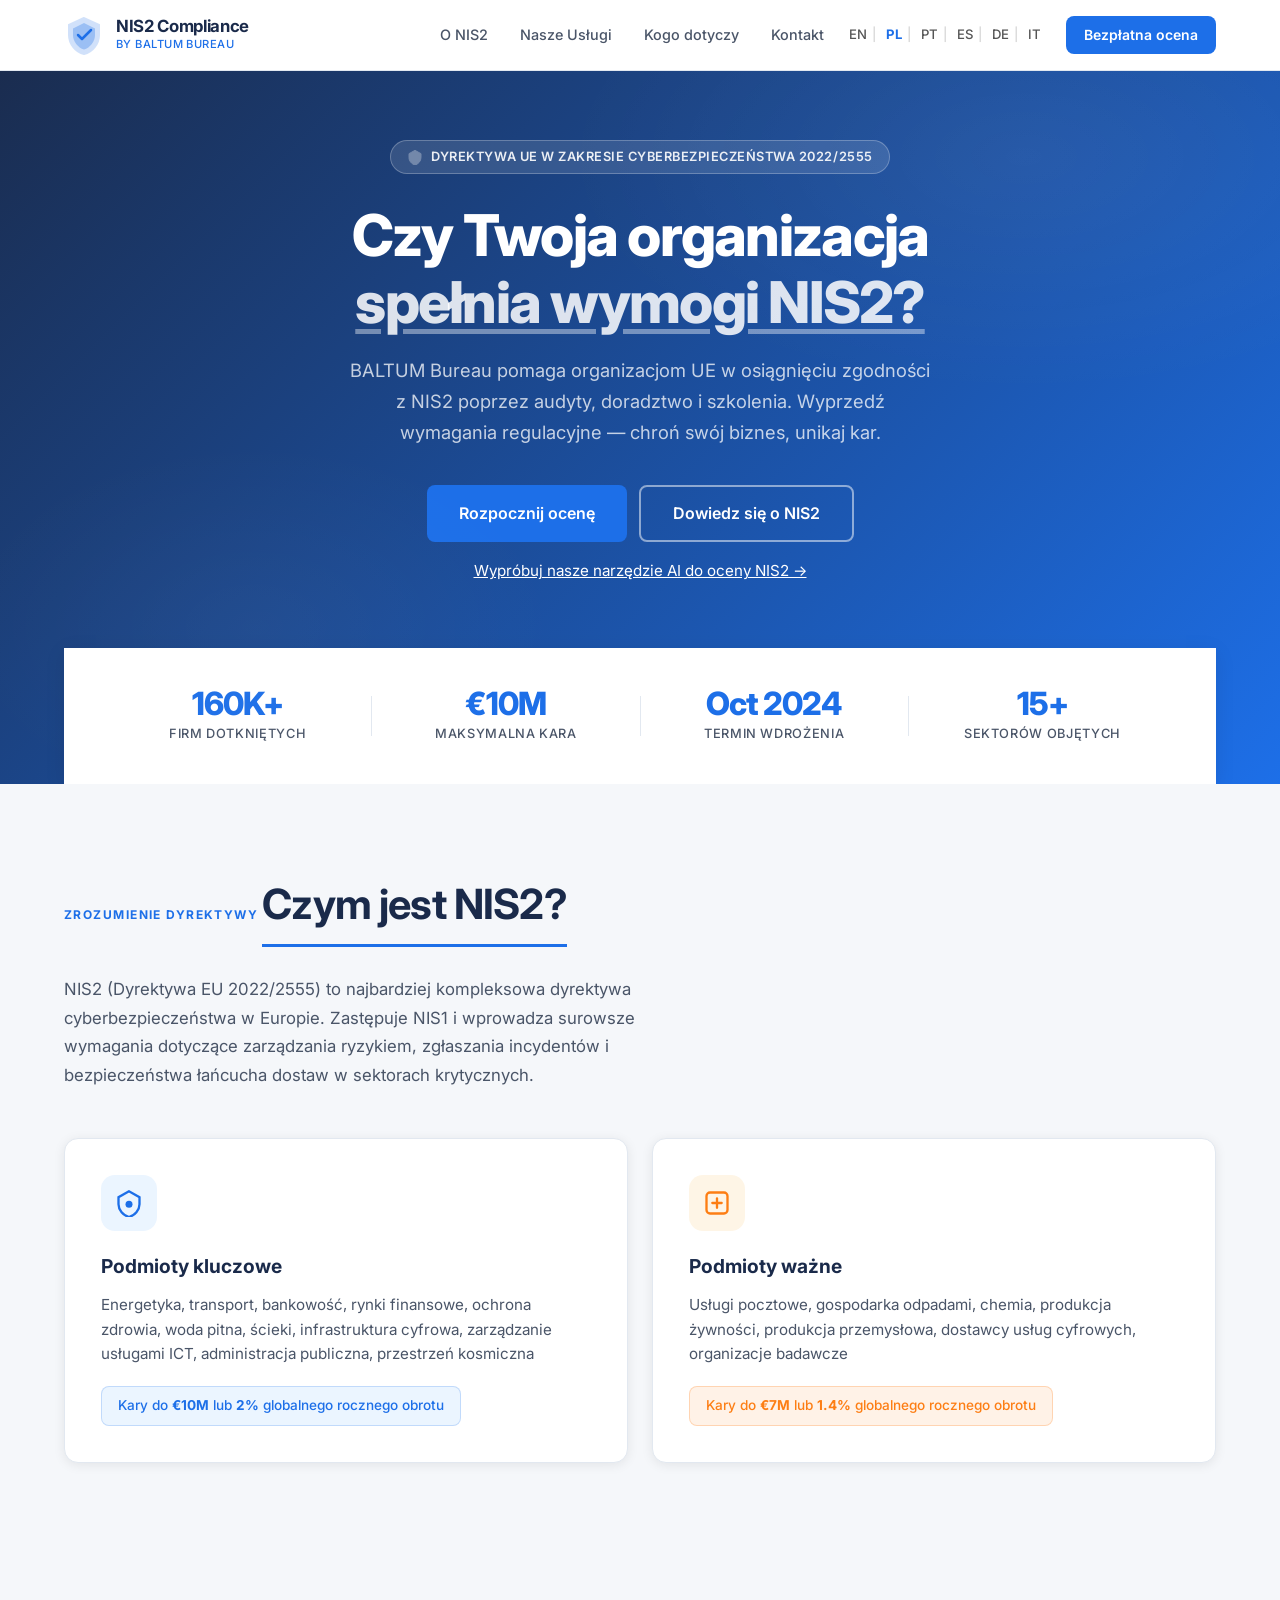
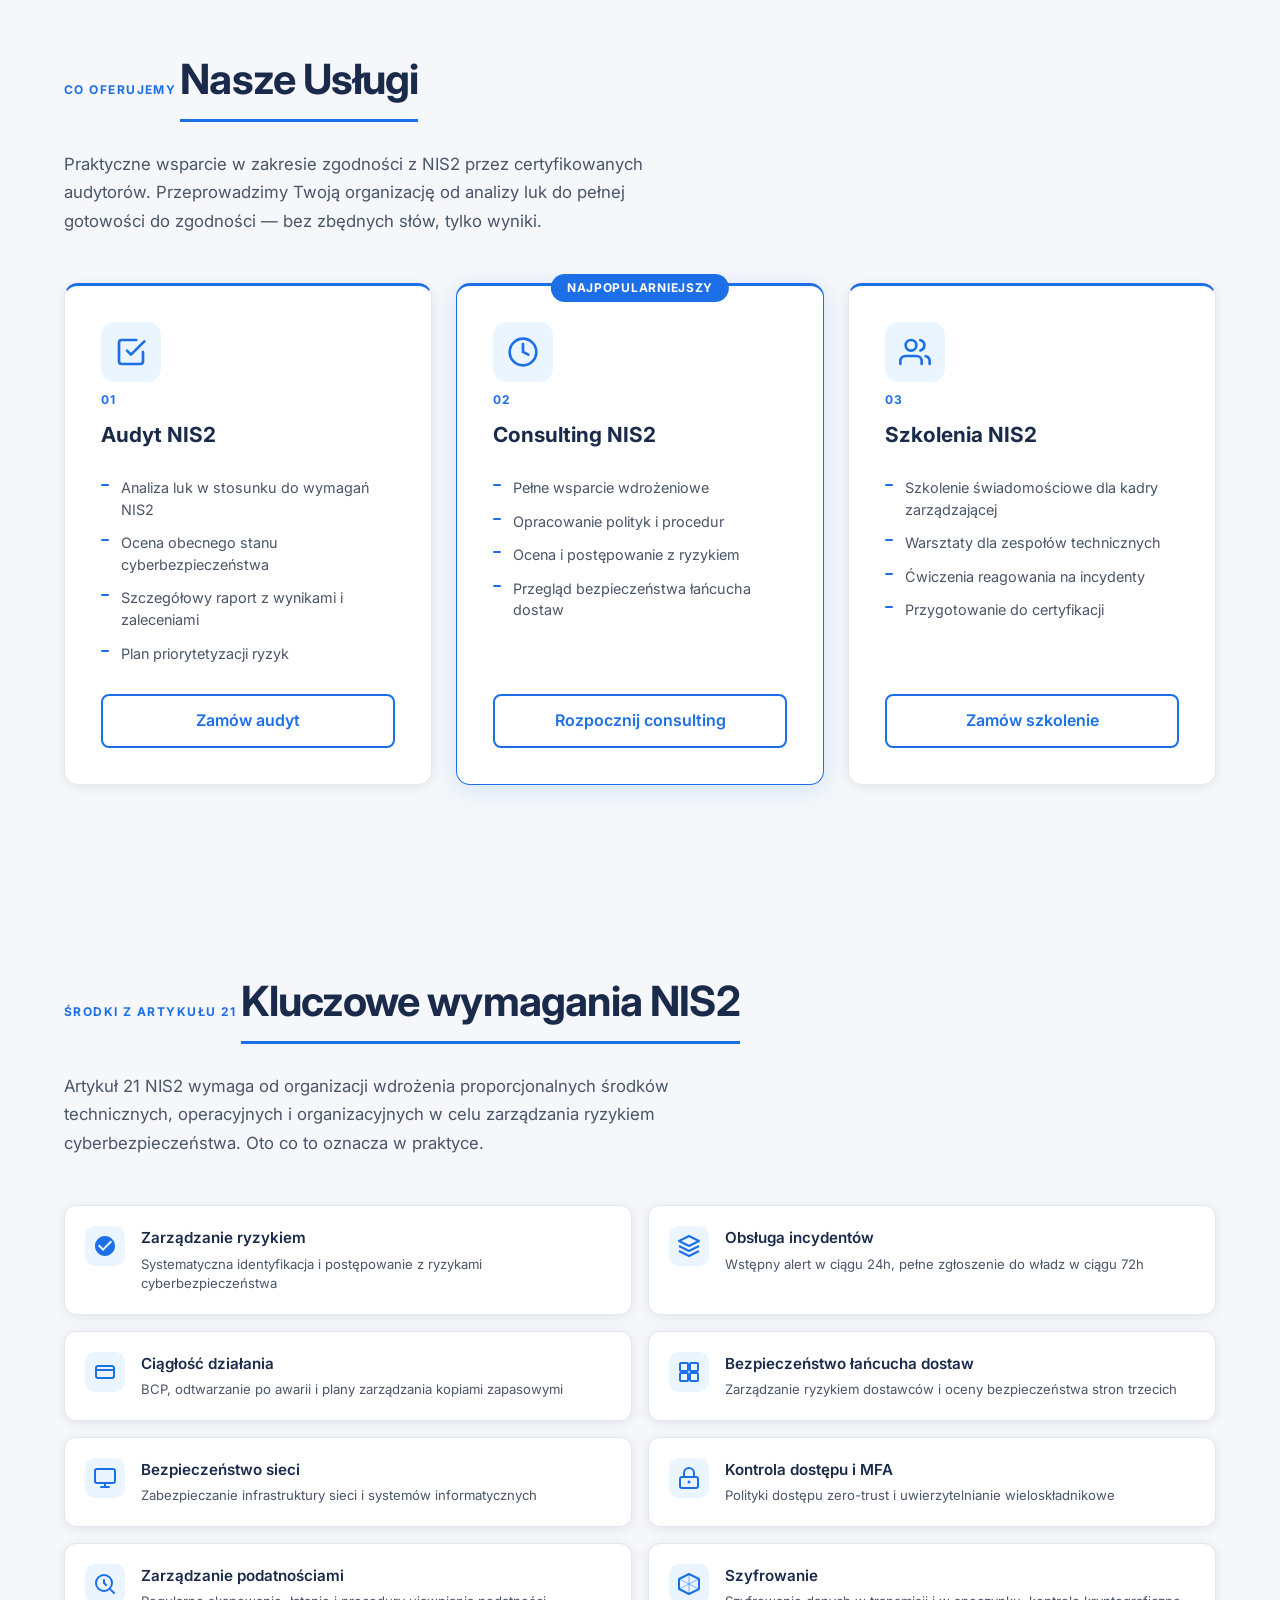
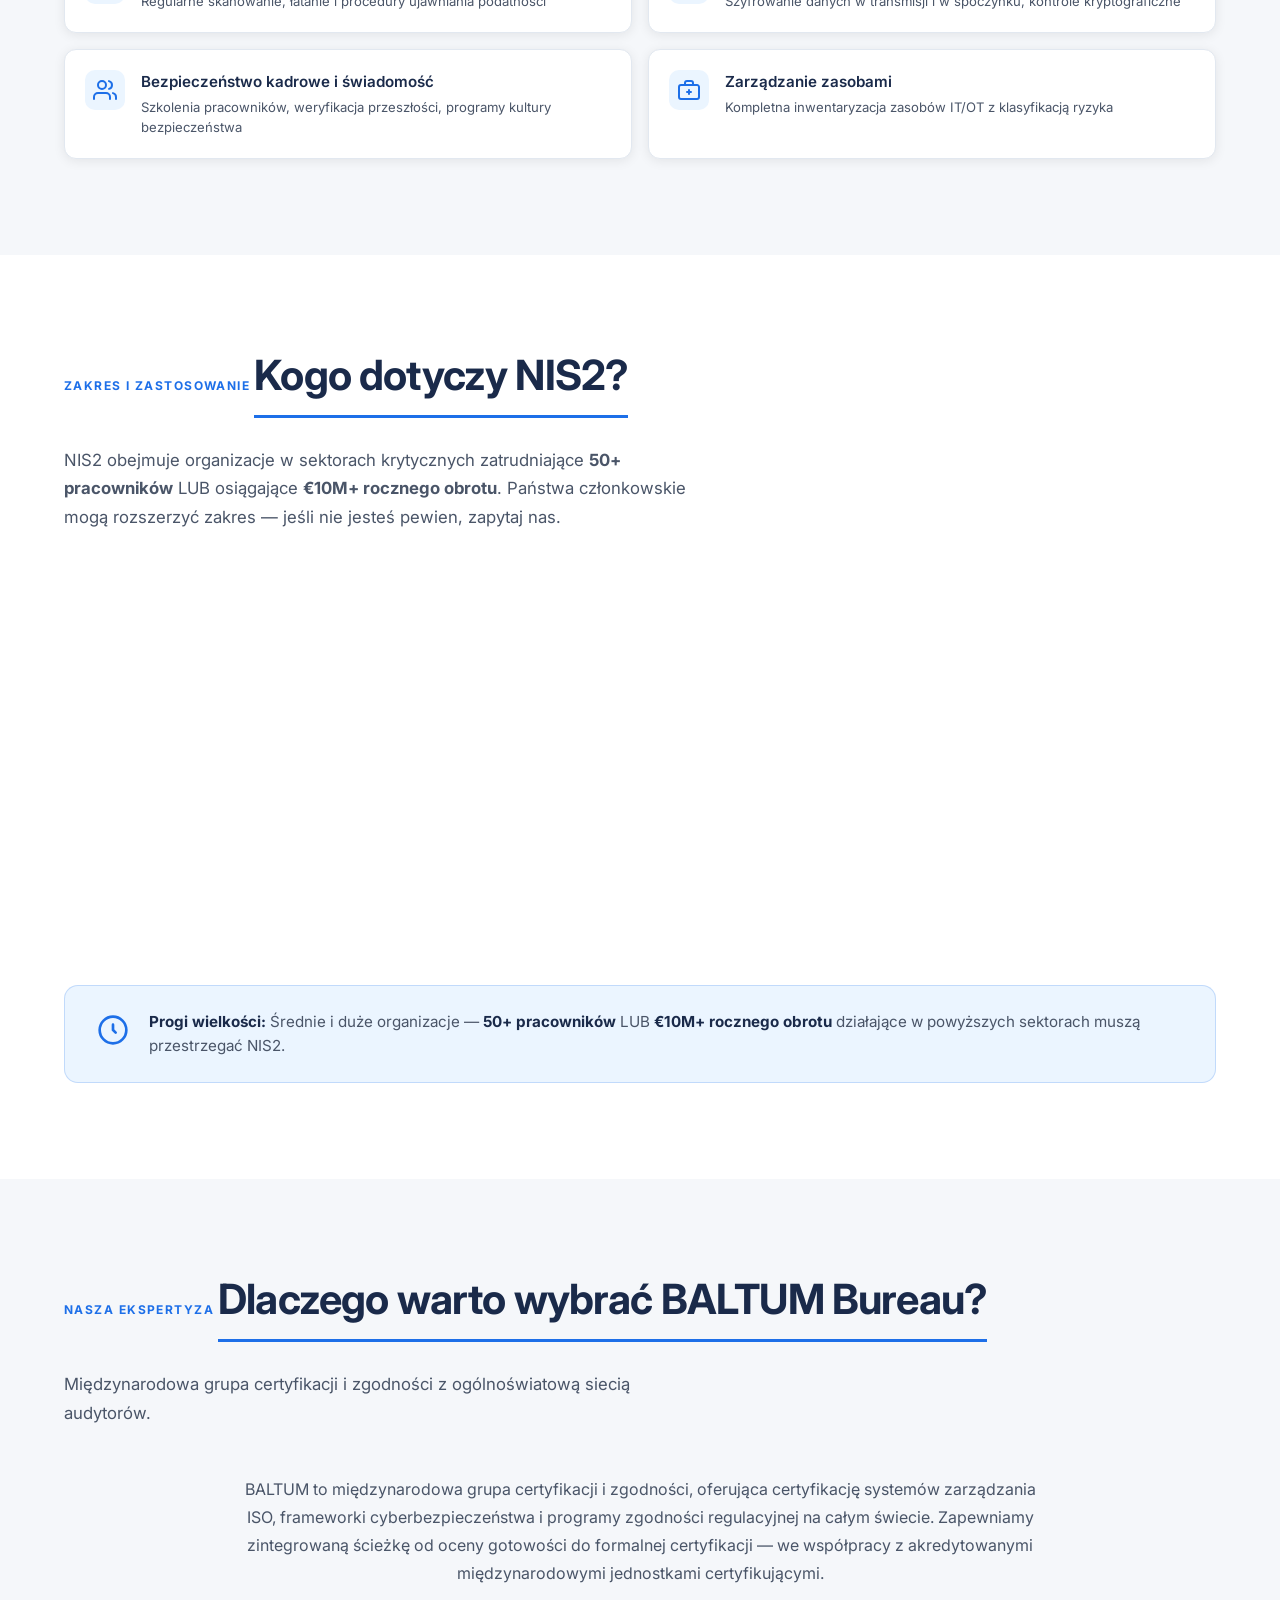
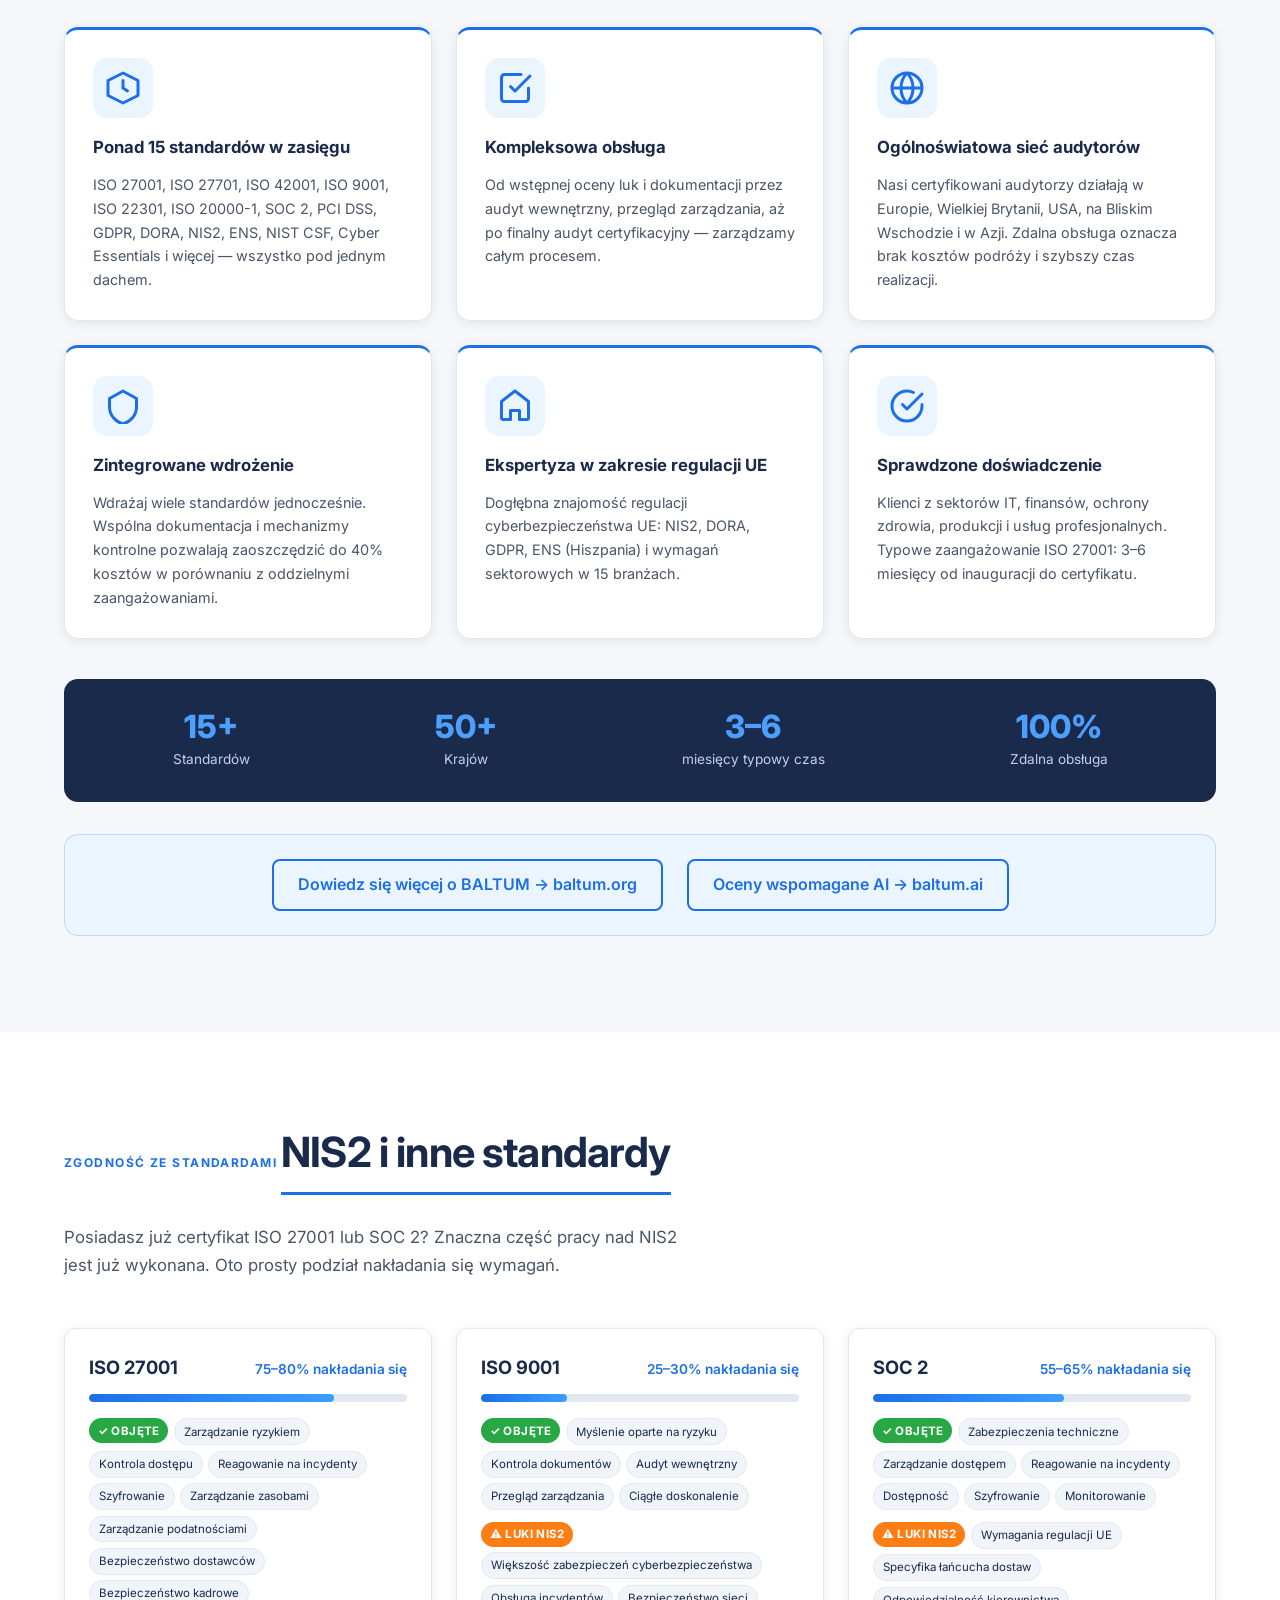
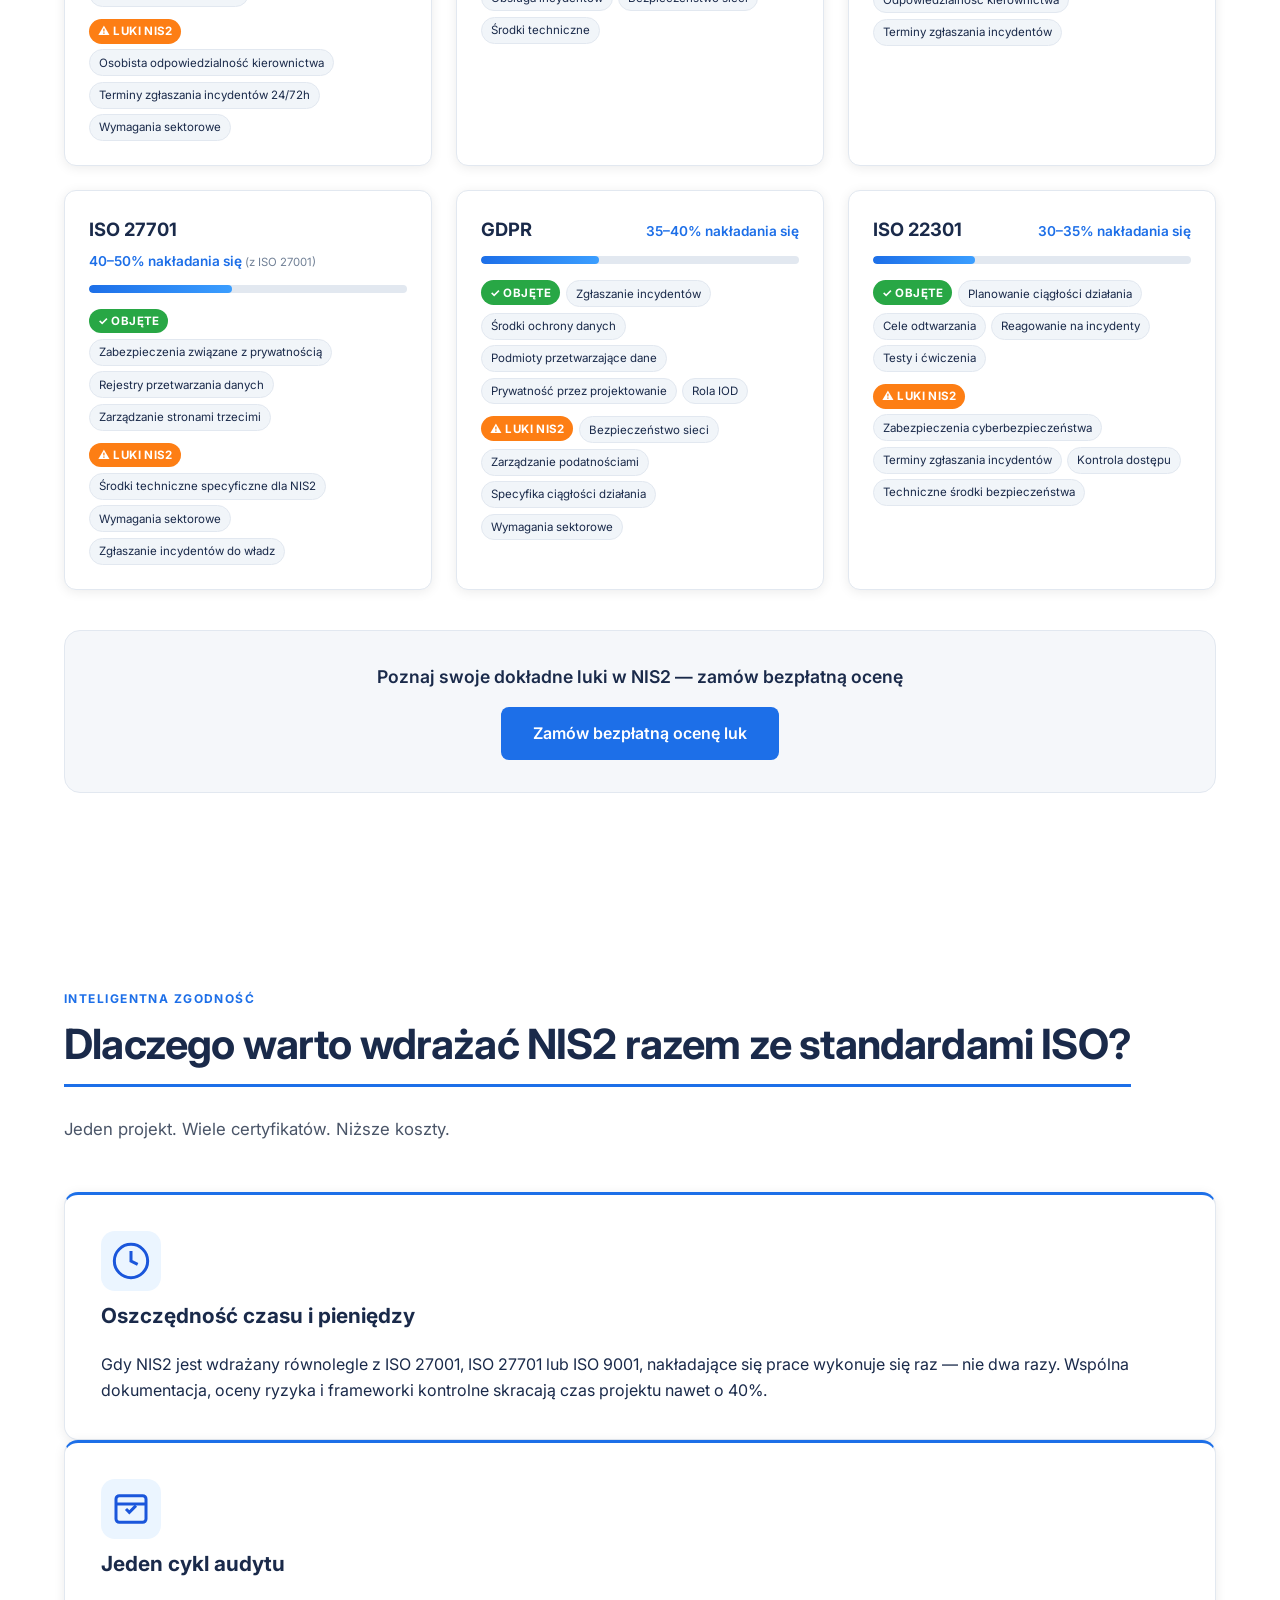
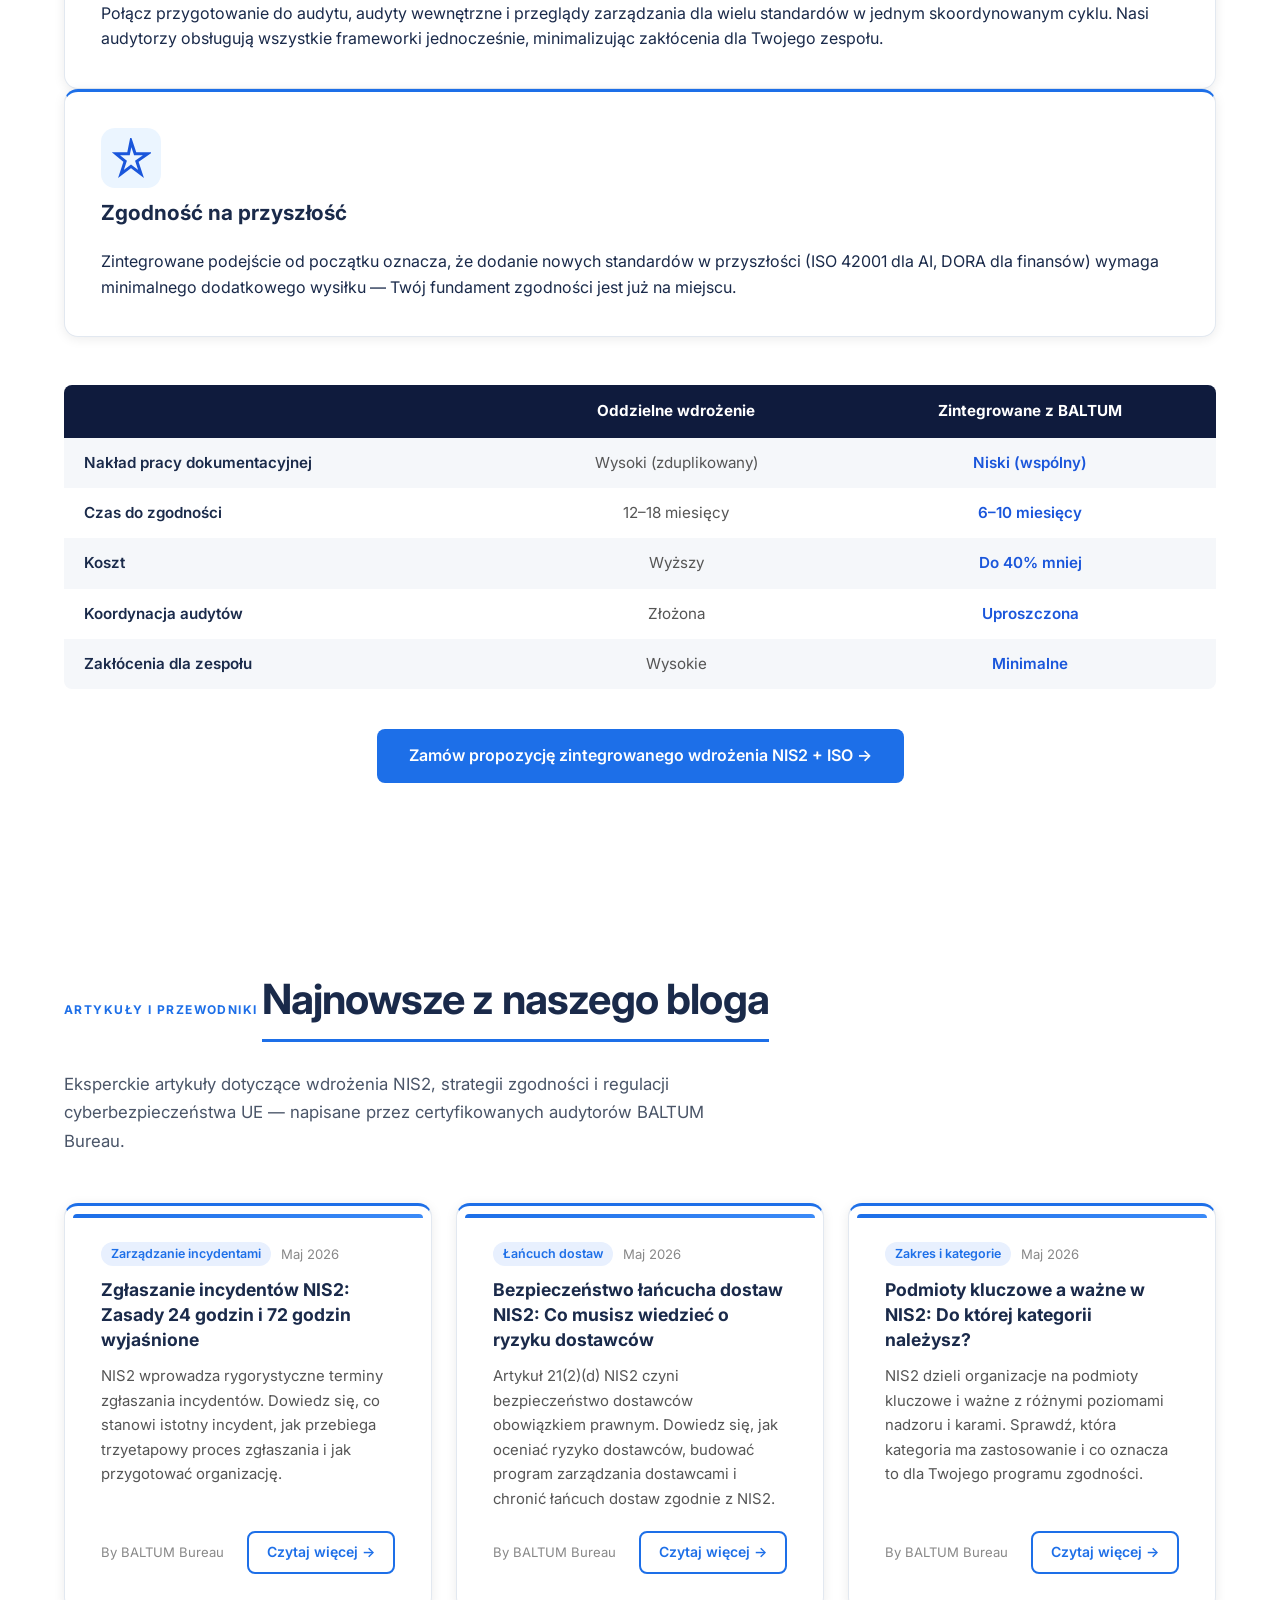
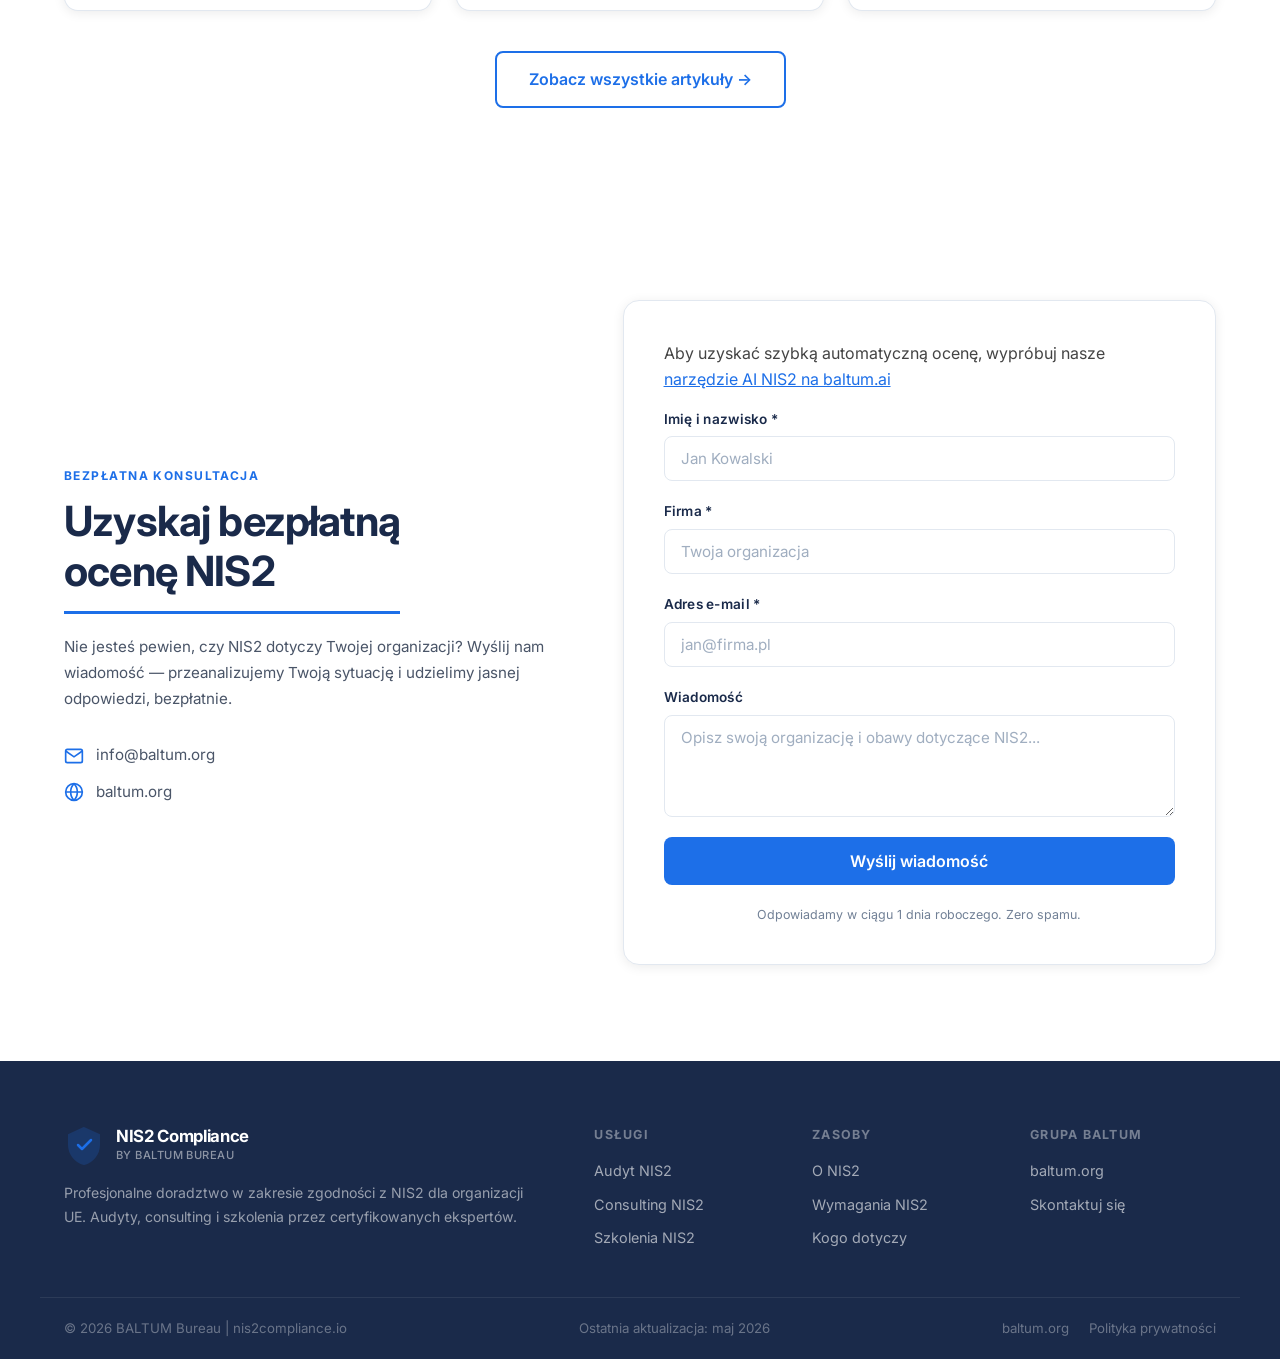
<file: pl/index.html>
<!DOCTYPE html>
<html lang="pl">
<head>
  <meta charset="UTF-8" />
  <meta name="viewport" content="width=device-width, initial-scale=1.0" />
  <title>Konsulting NIS2 | BALTUM Bureau</title>
  <meta name="description" content="BALTUM Bureau pomaga organizacjom UE w osiągnięciu zgodności z NIS2 poprzez audyty, doradztwo i szkolenia. Specjaliści ds. dyrektywy NIS2 EU 2022/2555." />
  <meta name="keywords" content="zgodność NIS2, audyt NIS2, consulting NIS2, szkolenia NIS2, dyrektywa cyberbezpieczeństwa UE, BALTUM Bureau, NIS2 2022/2555" />
  <meta name="author" content="BALTUM Bureau" />
  <meta property="og:title" content="Zgodność z NIS2 | BALTUM Bureau" />
  <meta property="og:description" content="Profesjonalne doradztwo, audyty i szkolenia NIS2 dla organizacji UE. Osiągnij zgodność z dyrektywą NIS2." />
  <meta property="og:url" content="https://nis2compliance.io/pl/" />
  <meta property="og:type" content="website" />
  <link rel="canonical" href="https://nis2compliance.io/pl/" />
  <!-- hreflang -->
  <link rel="alternate" hreflang="en" href="https://nis2compliance.io/" />
  <link rel="alternate" hreflang="pl" href="https://nis2compliance.io/pl/" />
  <link rel="alternate" hreflang="pt" href="https://nis2compliance.io/pt/" />
  <link rel="alternate" hreflang="es" href="https://nis2compliance.io/es/" />
  <link rel="alternate" hreflang="de" href="https://nis2compliance.io/de/" />
  <link rel="alternate" hreflang="it" href="https://nis2compliance.io/it/" />
  <link rel="alternate" hreflang="x-default" href="https://nis2compliance.io/" />
  <!-- Favicon -->
  <link rel="icon" type="image/svg+xml" href="/favicon.svg" />
  <link rel="icon" type="image/png" sizes="32x32" href="/favicon-32.png" />
  <link rel="icon" type="image/png" sizes="16x16" href="/favicon-16.png" />
  <link rel="apple-touch-icon" sizes="180x180" href="/apple-touch-icon.png" />
  <link rel="preconnect" href="https://fonts.googleapis.com" />
  <link rel="preconnect" href="https://fonts.gstatic.com" crossorigin />
  <link href="https://fonts.googleapis.com/css2?family=Inter:wght@300;400;500;600;700;800&display=swap" rel="stylesheet" />
  <link rel="stylesheet" href="../style.css" />
  <style>
  /* Language Switcher */
  .lang-switcher {
    display: flex;
    align-items: center;
    gap: 0;
    font-size: 0.82rem;
    margin-right: 0.75rem;
  }
  .lang-switcher a {
    color: #555;
    text-decoration: none;
    padding: 2px 5px;
    border-radius: 3px;
    font-weight: 500;
    transition: color 0.2s;
    white-space: nowrap;
  }
  .lang-switcher a:hover {
    color: #1D6FE8;
  }
  .lang-switcher a.active {
    color: #1D6FE8;
    font-weight: 700;
  }
  .lang-switcher a:not(:last-child)::after {
    content: "|";
    margin-left: 5px;
    color: #ccc;
    font-weight: 400;
  }
  @media (max-width: 768px) {
    .lang-switcher { display: none; }
  }
  </style>
</head>
<body>

<!-- HEADER / NAV -->
<header class="header" id="top">
  <div class="container nav-container">
    <a href="#top" class="logo">
      <svg class="logo-icon" viewBox="0 0 40 40" fill="none" xmlns="http://www.w3.org/2000/svg">
        <path d="M20 3L5 10V20C5 28.8 11.6 37.1 20 39C28.4 37.1 35 28.8 35 20V10L20 3Z" fill="#1D6FE8" opacity="0.2" stroke="#1D6FE8" stroke-width="2"/>
        <path d="M20 8L9 13.5V20C9 26.6 13.9 32.7 20 34.5C26.1 32.7 31 26.6 31 20V13.5L20 8Z" fill="#1D6FE8" opacity="0.3"/>
        <path d="M14 20L18 24L27 15" stroke="#1D6FE8" stroke-width="2.5" stroke-linecap="round" stroke-linejoin="round"/>
      </svg>
      <div class="logo-text">
        <span class="logo-name">NIS2 Compliance</span>
        <span class="logo-tagline">by BALTUM Bureau</span>
      </div>
    </a>
    <button class="mobile-toggle" id="mobileToggle" aria-label="Toggle menu">
      <span></span><span></span><span></span>
    </button>
    <nav class="nav" id="navMenu">
      <a href="#about" class="nav-link">O NIS2</a>
      <a href="#services" class="nav-link">Nasze Usługi</a>
      <a href="#who-needs" class="nav-link">Kogo dotyczy</a>
      <a href="#contact" class="nav-link">Kontakt</a>
      <div class="lang-switcher"><a href="/">EN</a><a href="/pl/" class="active">PL</a><a href="/pt/">PT</a><a href="/es/">ES</a><a href="/de/">DE</a><a href="/it/">IT</a></div>
      <a href="#contact" class="btn btn-primary btn-sm">Bezpłatna ocena</a>
    </nav>
  </div>
</header>

<!-- HERO -->
<section class="hero" id="hero">
  <div class="hero-bg"></div>
  <div class="container">
    <div class="hero-content">
      <div class="hero-badge">
        <svg width="16" height="16" viewBox="0 0 24 24" fill="none"><path d="M12 2L3 7V13C3 17.97 7.02 22.59 12 24C16.98 22.59 21 17.97 21 13V7L12 2Z" fill="#fff" opacity="0.3" stroke="#fff" stroke-width="1.5"/></svg>
        Dyrektywa UE w zakresie cyberbezpieczeństwa 2022/2555
      </div>
      <h1 class="hero-title">Czy Twoja organizacja<br /><span class="text-blue">spełnia wymogi NIS2?</span></h1>
      <p class="hero-subtitle">BALTUM Bureau pomaga organizacjom UE w osiągnięciu zgodności z NIS2 poprzez audyty, doradztwo i szkolenia. Wyprzedź wymagania regulacyjne — chroń swój biznes, unikaj kar.</p>
      <div class="hero-actions">
        <a href="#contact" class="btn btn-primary btn-lg">Rozpocznij ocenę</a>
        <a href="#about" class="btn btn-outline btn-lg">Dowiedz się o NIS2</a>
      </div>
      <div style="margin-top:1rem;">
        <a href="https://baltum.ai" target="_blank" class="hero-link" style="color:#fff;text-decoration:underline;font-size:0.95rem;background:none;padding:0;border:none;">Wypróbuj nasze narzędzie AI do oceny NIS2 →</a>
      </div>
    </div>
    <div class="stats-bar">
      <div class="stat-item">
        <div class="stat-value">160K+</div>
        <div class="stat-label">Firm dotkniętych</div>
      </div>
      <div class="stat-divider"></div>
      <div class="stat-item">
        <div class="stat-value">€10M</div>
        <div class="stat-label">Maksymalna kara</div>
      </div>
      <div class="stat-divider"></div>
      <div class="stat-item">
        <div class="stat-value">Oct 2024</div>
        <div class="stat-label">Termin wdrożenia</div>
      </div>
      <div class="stat-divider"></div>
      <div class="stat-item">
        <div class="stat-value">15+</div>
        <div class="stat-label">Sektorów objętych</div>
      </div>
    </div>
  </div>
</section>

<!-- ABOUT NIS2 -->
<section class="section" id="about">
  <div class="container">
    <div class="section-label">Zrozumienie dyrektywy</div>
    <h2 class="section-title">Czym jest NIS2?</h2>
    <p class="section-subtitle">NIS2 (Dyrektywa EU 2022/2555) to najbardziej kompleksowa dyrektywa cyberbezpieczeństwa w Europie. Zastępuje NIS1 i wprowadza surowsze wymagania dotyczące zarządzania ryzykiem, zgłaszania incydentów i bezpieczeństwa łańcucha dostaw w sektorach krytycznych.</p>

    <div class="cards-2col">
      <div class="card card-essential">
        <div class="card-icon-wrap blue">
          <svg width="28" height="28" viewBox="0 0 24 24" fill="none"><path d="M12 2L3 7V13C3 17.97 7.02 22.59 12 24C16.98 22.59 21 17.97 21 13V7L12 2Z" stroke="#1D6FE8" stroke-width="2" fill="none"/><circle cx="12" cy="13" r="3" fill="#1D6FE8"/></svg>
        </div>
        <h3 class="card-title">Podmioty kluczowe</h3>
        <p class="card-desc">Energetyka, transport, bankowość, rynki finansowe, ochrona zdrowia, woda pitna, ścieki, infrastruktura cyfrowa, zarządzanie usługami ICT, administracja publiczna, przestrzeń kosmiczna</p>
        <div class="fine-badge fine-high">Kary do <strong>€10M</strong> lub <strong>2%</strong> globalnego rocznego obrotu</div>
      </div>
      <div class="card card-important">
        <div class="card-icon-wrap orange">
          <svg width="28" height="28" viewBox="0 0 24 24" fill="none"><rect x="3" y="3" width="18" height="18" rx="3" stroke="#fd7e14" stroke-width="2"/><path d="M8 12H16M12 8V16" stroke="#fd7e14" stroke-width="2" stroke-linecap="round"/></svg>
        </div>
        <h3 class="card-title">Podmioty ważne</h3>
        <p class="card-desc">Usługi pocztowe, gospodarka odpadami, chemia, produkcja żywności, produkcja przemysłowa, dostawcy usług cyfrowych, organizacje badawcze</p>
        <div class="fine-badge fine-medium">Kary do <strong>€7M</strong> lub <strong>1.4%</strong> globalnego rocznego obrotu</div>
      </div>
    </div>
  </div>
</section>

<!-- SERVICES -->
<section class="section" id="services">
  <div class="container">
    <div class="section-label">Co oferujemy</div>
    <h2 class="section-title">Nasze Usługi</h2>
    <p class="section-subtitle">Praktyczne wsparcie w zakresie zgodności z NIS2 przez certyfikowanych audytorów. Przeprowadzimy Twoją organizację od analizy luk do pełnej gotowości do zgodności — bez zbędnych słów, tylko wyniki.</p>

    <div class="cards-3col">
      <div class="service-card">
        <div class="service-icon">
          <svg width="32" height="32" viewBox="0 0 24 24" fill="none"><path d="M9 11L12 14L22 4" stroke="#1D6FE8" stroke-width="2" stroke-linecap="round" stroke-linejoin="round"/><path d="M21 12V19C21 20.1 20.1 21 19 21H5C3.9 21 3 20.1 3 19V5C3 3.9 3.9 3 5 3H16" stroke="#1D6FE8" stroke-width="2" stroke-linecap="round" stroke-linejoin="round"/></svg>
        </div>
        <div class="service-number">01</div>
        <h3 class="service-title">Audyt NIS2</h3>
        <ul class="service-list">
          <li>Analiza luk w stosunku do wymagań NIS2</li>
          <li>Ocena obecnego stanu cyberbezpieczeństwa</li>
          <li>Szczegółowy raport z wynikami i zaleceniami</li>
          <li>Plan priorytetyzacji ryzyk</li>
        </ul>
        <a href="#contact" class="btn btn-primary btn-full">Zamów audyt</a>
      </div>

      <div class="service-card service-card-featured">
        <div class="featured-badge">Najpopularniejszy</div>
        <div class="service-icon">
          <svg width="32" height="32" viewBox="0 0 24 24" fill="none"><circle cx="12" cy="12" r="10" stroke="#1D6FE8" stroke-width="2"/><path d="M12 6V12L16 14" stroke="#1D6FE8" stroke-width="2" stroke-linecap="round"/></svg>
        </div>
        <div class="service-number">02</div>
        <h3 class="service-title">Consulting NIS2</h3>
        <ul class="service-list">
          <li>Pełne wsparcie wdrożeniowe</li>
          <li>Opracowanie polityk i procedur</li>
          <li>Ocena i postępowanie z ryzykiem</li>
          <li>Przegląd bezpieczeństwa łańcucha dostaw</li>
        </ul>
        <a href="#contact" class="btn btn-primary btn-full">Rozpocznij consulting</a>
      </div>

      <div class="service-card">
        <div class="service-icon">
          <svg width="32" height="32" viewBox="0 0 24 24" fill="none"><path d="M17 21V19C17 16.79 15.21 15 13 15H5C2.79 15 1 16.79 1 19V21" stroke="#1D6FE8" stroke-width="2" stroke-linecap="round"/><circle cx="9" cy="7" r="4" stroke="#1D6FE8" stroke-width="2"/><path d="M23 21V19C23 17.13 21.74 15.56 20 15.13" stroke="#1D6FE8" stroke-width="2" stroke-linecap="round"/><path d="M16 3.13C17.74 3.56 19 5.13 19 7C19 8.87 17.74 10.44 16 10.87" stroke="#1D6FE8" stroke-width="2" stroke-linecap="round"/></svg>
        </div>
        <div class="service-number">03</div>
        <h3 class="service-title">Szkolenia NIS2</h3>
        <ul class="service-list">
          <li>Szkolenie świadomościowe dla kadry zarządzającej</li>
          <li>Warsztaty dla zespołów technicznych</li>
          <li>Ćwiczenia reagowania na incydenty</li>
          <li>Przygotowanie do certyfikacji</li>
        </ul>
        <a href="#contact" class="btn btn-primary btn-full">Zamów szkolenie</a>
      </div>
    </div>
  </div>
</section>

<!-- NIS2 REQUIREMENTS -->
<section class="section" id="requirements">
  <div class="container">
    <div class="section-label">Środki z Artykułu 21</div>
    <h2 class="section-title">Kluczowe wymagania NIS2</h2>
    <p class="section-subtitle">Artykuł 21 NIS2 wymaga od organizacji wdrożenia proporcjonalnych środków technicznych, operacyjnych i organizacyjnych w celu zarządzania ryzykiem cyberbezpieczeństwa. Oto co to oznacza w praktyce.</p>

    <div class="requirements-grid">
      <div class="req-item">
        <div class="req-icon">
          <svg width="24" height="24" viewBox="0 0 24 24" fill="none"><path d="M12 2C6.48 2 2 6.48 2 12s4.48 10 10 10 10-4.48 10-10S17.52 2 12 2zm-2 15l-5-5 1.41-1.41L10 14.17l7.59-7.59L19 8l-9 9z" fill="#1D6FE8"/></svg>
        </div>
        <div class="req-content">
          <div class="req-title">Zarządzanie ryzykiem</div>
          <div class="req-desc">Systematyczna identyfikacja i postępowanie z ryzykami cyberbezpieczeństwa</div>
        </div>
      </div>
      <div class="req-item">
        <div class="req-icon">
          <svg width="24" height="24" viewBox="0 0 24 24" fill="none"><path d="M12 2L2 7L12 12L22 7L12 2Z" stroke="#1D6FE8" stroke-width="2" stroke-linejoin="round"/><path d="M2 17L12 22L22 17" stroke="#1D6FE8" stroke-width="2" stroke-linejoin="round"/><path d="M2 12L12 17L22 12" stroke="#1D6FE8" stroke-width="2" stroke-linejoin="round"/></svg>
        </div>
        <div class="req-content">
          <div class="req-title">Obsługa incydentów</div>
          <div class="req-desc">Wstępny alert w ciągu 24h, pełne zgłoszenie do władz w ciągu 72h</div>
        </div>
      </div>
      <div class="req-item">
        <div class="req-icon">
          <svg width="24" height="24" viewBox="0 0 24 24" fill="none"><path d="M21 16V8C21 6.9 20.1 6 19 6H5C3.9 6 3 6.9 3 8V16C3 17.1 3.9 18 5 18H19C20.1 18 21 17.1 21 16Z" stroke="#1D6FE8" stroke-width="2"/><path d="M3 10H21" stroke="#1D6FE8" stroke-width="2"/></svg>
        </div>
        <div class="req-content">
          <div class="req-title">Ciągłość działania</div>
          <div class="req-desc">BCP, odtwarzanie po awarii i plany zarządzania kopiami zapasowymi</div>
        </div>
      </div>
      <div class="req-item">
        <div class="req-icon">
          <svg width="24" height="24" viewBox="0 0 24 24" fill="none"><path d="M10 3H4C3.45 3 3 3.45 3 4V10C3 10.55 3.45 11 4 11H10C10.55 11 11 10.55 11 10V4C11 3.45 10.55 3 10 3Z" stroke="#1D6FE8" stroke-width="2"/><path d="M20 3H14C13.45 3 13 3.45 13 4V10C13 10.55 13.45 11 14 11H20C20.55 11 21 10.55 21 10V4C21 3.45 20.55 3 20 3Z" stroke="#1D6FE8" stroke-width="2"/><path d="M20 13H14C13.45 13 13 13.45 13 14V20C13 20.55 13.45 21 14 21H20C20.55 21 21 20.55 21 20V14C21 13.45 20.55 13 20 13Z" stroke="#1D6FE8" stroke-width="2"/><path d="M10 13H4C3.45 13 3 13.45 3 14V20C3 20.55 3.45 21 4 21H10C10.55 21 11 20.55 11 20V14C11 13.45 10.55 13 10 13Z" stroke="#1D6FE8" stroke-width="2"/></svg>
        </div>
        <div class="req-content">
          <div class="req-title">Bezpieczeństwo łańcucha dostaw</div>
          <div class="req-desc">Zarządzanie ryzykiem dostawców i oceny bezpieczeństwa stron trzecich</div>
        </div>
      </div>
      <div class="req-item">
        <div class="req-icon">
          <svg width="24" height="24" viewBox="0 0 24 24" fill="none"><rect x="2" y="3" width="20" height="14" rx="2" stroke="#1D6FE8" stroke-width="2"/><path d="M8 21H16M12 17V21" stroke="#1D6FE8" stroke-width="2" stroke-linecap="round"/></svg>
        </div>
        <div class="req-content">
          <div class="req-title">Bezpieczeństwo sieci</div>
          <div class="req-desc">Zabezpieczanie infrastruktury sieci i systemów informatycznych</div>
        </div>
      </div>
      <div class="req-item">
        <div class="req-icon">
          <svg width="24" height="24" viewBox="0 0 24 24" fill="none"><rect x="3" y="11" width="18" height="11" rx="2" stroke="#1D6FE8" stroke-width="2"/><path d="M7 11V7C7 4.24 9.24 2 12 2C14.76 2 17 4.24 17 7V11" stroke="#1D6FE8" stroke-width="2" stroke-linecap="round"/><circle cx="12" cy="16" r="1.5" fill="#1D6FE8"/></svg>
        </div>
        <div class="req-content">
          <div class="req-title">Kontrola dostępu i MFA</div>
          <div class="req-desc">Polityki dostępu zero-trust i uwierzytelnianie wieloskładnikowe</div>
        </div>
      </div>
      <div class="req-item">
        <div class="req-icon">
          <svg width="24" height="24" viewBox="0 0 24 24" fill="none"><circle cx="11" cy="11" r="8" stroke="#1D6FE8" stroke-width="2"/><path d="M21 21L16.65 16.65" stroke="#1D6FE8" stroke-width="2" stroke-linecap="round"/><path d="M11 8V11L13 13" stroke="#1D6FE8" stroke-width="2" stroke-linecap="round"/></svg>
        </div>
        <div class="req-content">
          <div class="req-title">Zarządzanie podatnościami</div>
          <div class="req-desc">Regularne skanowanie, łatanie i procedury ujawniania podatności</div>
        </div>
      </div>
      <div class="req-item">
        <div class="req-icon">
          <svg width="24" height="24" viewBox="0 0 24 24" fill="none"><path d="M12 2L2 7V17L12 22L22 17V7L12 2Z" stroke="#1D6FE8" stroke-width="2" stroke-linejoin="round"/><path d="M12 2V22M2 7L22 17M22 7L2 17" stroke="#1D6FE8" stroke-width="1" opacity="0.5"/></svg>
        </div>
        <div class="req-content">
          <div class="req-title">Szyfrowanie</div>
          <div class="req-desc">Szyfrowanie danych w transmisji i w spoczynku, kontrole kryptograficzne</div>
        </div>
      </div>
      <div class="req-item">
        <div class="req-icon">
          <svg width="24" height="24" viewBox="0 0 24 24" fill="none"><path d="M17 21V19C17 16.79 15.21 15 13 15H5C2.79 15 1 16.79 1 19V21" stroke="#1D6FE8" stroke-width="2" stroke-linecap="round"/><circle cx="9" cy="7" r="4" stroke="#1D6FE8" stroke-width="2"/><path d="M23 21V19C23 17.13 21.74 15.56 20 15.13" stroke="#1D6FE8" stroke-width="2" stroke-linecap="round"/><path d="M16 3.13C17.74 3.56 19 5.13 19 7C19 8.87 17.74 10.44 16 10.87" stroke="#1D6FE8" stroke-width="2" stroke-linecap="round"/></svg>
        </div>
        <div class="req-content">
          <div class="req-title">Bezpieczeństwo kadrowe i świadomość</div>
          <div class="req-desc">Szkolenia pracowników, weryfikacja przeszłości, programy kultury bezpieczeństwa</div>
        </div>
      </div>
      <div class="req-item">
        <div class="req-icon">
          <svg width="24" height="24" viewBox="0 0 24 24" fill="none"><path d="M20 7H4C2.9 7 2 7.9 2 9V19C2 20.1 2.9 21 4 21H20C21.1 21 22 20.1 22 19V9C22 7.9 21.1 7 20 7Z" stroke="#1D6FE8" stroke-width="2"/><path d="M16 7V5C16 3.9 15.1 3 14 3H10C8.9 3 8 3.9 8 5V7" stroke="#1D6FE8" stroke-width="2"/><path d="M12 12V16M10 14H14" stroke="#1D6FE8" stroke-width="2" stroke-linecap="round"/></svg>
        </div>
        <div class="req-content">
          <div class="req-title">Zarządzanie zasobami</div>
          <div class="req-desc">Kompletna inwentaryzacja zasobów IT/OT z klasyfikacją ryzyka</div>
        </div>
      </div>
    </div>
  </div>
</section>

<!-- WHO NEEDS IT -->
<section class="section" id="who-needs">
  <div class="container">
    <div class="section-label">Zakres i zastosowanie</div>
    <h2 class="section-title">Kogo dotyczy NIS2?</h2>
    <p class="section-subtitle">NIS2 obejmuje organizacje w sektorach krytycznych zatrudniające <strong>50+ pracowników</strong> LUB osiągające <strong>€10M+ rocznego obrotu</strong>. Państwa członkowskie mogą rozszerzyć zakres — jeśli nie jesteś pewien, zapytaj nas.</p>

    <div class="sectors-grid">
      <div class="sector-item">
        <div class="sector-icon">⚡</div>
        <div class="sector-name">Energetyka</div>
      </div>
      <div class="sector-item">
        <div class="sector-icon">🚂</div>
        <div class="sector-name">Transport</div>
      </div>
      <div class="sector-item">
        <div class="sector-icon">🏦</div>
        <div class="sector-name">Bankowość</div>
      </div>
      <div class="sector-item">
        <div class="sector-icon">📈</div>
        <div class="sector-name">Rynki finansowe</div>
      </div>
      <div class="sector-item">
        <div class="sector-icon">🏥</div>
        <div class="sector-name">Ochrona zdrowia</div>
      </div>
      <div class="sector-item">
        <div class="sector-icon">💧</div>
        <div class="sector-name">Woda pitna</div>
      </div>
      <div class="sector-item">
        <div class="sector-icon">🌊</div>
        <div class="sector-name">Ścieki</div>
      </div>
      <div class="sector-item">
        <div class="sector-icon">🌐</div>
        <div class="sector-name">Infrastruktura cyfrowa</div>
      </div>
      <div class="sector-item">
        <div class="sector-icon">☁️</div>
        <div class="sector-name">Zarządzanie usługami ICT</div>
      </div>
      <div class="sector-item">
        <div class="sector-icon">🏛️</div>
        <div class="sector-name">Administracja publiczna</div>
      </div>
      <div class="sector-item">
        <div class="sector-icon">🚀</div>
        <div class="sector-name">Przestrzeń kosmiczna</div>
      </div>
      <div class="sector-item">
        <div class="sector-icon">📦</div>
        <div class="sector-name">Usługi pocztowe</div>
      </div>
      <div class="sector-item">
        <div class="sector-icon">♻️</div>
        <div class="sector-name">Gospodarka odpadami</div>
      </div>
      <div class="sector-item">
        <div class="sector-icon">🧪</div>
        <div class="sector-name">Chemia</div>
      </div>
      <div class="sector-item">
        <div class="sector-icon">🍎</div>
        <div class="sector-name">Żywność</div>
      </div>
      <div class="sector-item">
        <div class="sector-icon">🏭</div>
        <div class="sector-name">Produkcja przemysłowa</div>
      </div>
      <div class="sector-item">
        <div class="sector-icon">💻</div>
        <div class="sector-name">Dostawcy cyfrowi</div>
      </div>
    </div>

    <div class="threshold-box">
      <div class="threshold-icon">
        <svg width="32" height="32" viewBox="0 0 24 24" fill="none"><circle cx="12" cy="12" r="10" stroke="#1D6FE8" stroke-width="2"/><path d="M12 8V12L14 14" stroke="#1D6FE8" stroke-width="2" stroke-linecap="round"/></svg>
      </div>
      <div class="threshold-text">
        <strong>Progi wielkości:</strong> Średnie i duże organizacje — <strong>50+ pracowników</strong> LUB <strong>€10M+ rocznego obrotu</strong> działające w powyższych sektorach muszą przestrzegać NIS2.
      </div>
    </div>
  </div>
</section>

<!-- WHY BALTUM -->
<section class="section" id="why-baltum" style="background:#F5F7FA;">
  <div class="container">
    <div class="section-label">Nasza ekspertyza</div>
    <h2 class="section-title">Dlaczego warto wybrać BALTUM Bureau?</h2>
    <p class="section-subtitle">Międzynarodowa grupa certyfikacji i zgodności z ogólnoświatową siecią audytorów.</p>

    <p class="why-intro">BALTUM to międzynarodowa grupa certyfikacji i zgodności, oferująca certyfikację systemów zarządzania ISO, frameworki cyberbezpieczeństwa i programy zgodności regulacyjnej na całym świecie. Zapewniamy zintegrowaną ścieżkę od oceny gotowości do formalnej certyfikacji — we współpracy z akredytowanymi międzynarodowymi jednostkami certyfikującymi.</p>

    <div class="why-grid why-grid-6">
      <div class="why-card">
        <div class="why-icon">
          <svg width="36" height="36" viewBox="0 0 24 24" fill="none"><path d="M12 2L2 7V17L12 22L22 17V7L12 2Z" stroke="#1D6FE8" stroke-width="2" stroke-linejoin="round"/><path d="M12 7V12L15 14" stroke="#1D6FE8" stroke-width="2" stroke-linecap="round"/></svg>
        </div>
        <h3>Ponad 15 standardów w zasięgu</h3>
        <p>ISO 27001, ISO 27701, ISO 42001, ISO 9001, ISO 22301, ISO 20000-1, SOC 2, PCI DSS, GDPR, DORA, NIS2, ENS, NIST CSF, Cyber Essentials i więcej — wszystko pod jednym dachem.</p>
      </div>
      <div class="why-card">
        <div class="why-icon">
          <svg width="36" height="36" viewBox="0 0 24 24" fill="none"><path d="M9 11L12 14L22 4" stroke="#1D6FE8" stroke-width="2" stroke-linecap="round" stroke-linejoin="round"/><path d="M21 12V19C21 20.1 20.1 21 19 21H5C3.9 21 3 20.1 3 19V5C3 3.9 3.9 3 5 3H16" stroke="#1D6FE8" stroke-width="2" stroke-linecap="round"/></svg>
        </div>
        <h3>Kompleksowa obsługa</h3>
        <p>Od wstępnej oceny luk i dokumentacji przez audyt wewnętrzny, przegląd zarządzania, aż po finalny audyt certyfikacyjny — zarządzamy całym procesem.</p>
      </div>
      <div class="why-card">
        <div class="why-icon">
          <svg width="36" height="36" viewBox="0 0 24 24" fill="none"><circle cx="12" cy="12" r="10" stroke="#1D6FE8" stroke-width="2"/><path d="M2 12H22M12 2C9.33 4.67 8 7.33 8 12C8 16.67 9.33 19.33 12 22M12 2C14.67 4.67 16 7.33 16 12C16 16.67 14.67 19.33 12 22" stroke="#1D6FE8" stroke-width="2"/></svg>
        </div>
        <h3>Ogólnoświatowa sieć audytorów</h3>
        <p>Nasi certyfikowani audytorzy działają w Europie, Wielkiej Brytanii, USA, na Bliskim Wschodzie i w Azji. Zdalna obsługa oznacza brak kosztów podróży i szybszy czas realizacji.</p>
      </div>
      <div class="why-card">
        <div class="why-icon">
          <svg width="36" height="36" viewBox="0 0 24 24" fill="none"><path d="M12 2L3 7V13C3 17.97 7.02 22.59 12 24C16.98 22.59 21 17.97 21 13V7L12 2Z" stroke="#1D6FE8" stroke-width="2" stroke-linejoin="round"/></svg>
        </div>
        <h3>Zintegrowane wdrożenie</h3>
        <p>Wdrażaj wiele standardów jednocześnie. Wspólna dokumentacja i mechanizmy kontrolne pozwalają zaoszczędzić do 40% kosztów w porównaniu z oddzielnymi zaangażowaniami.</p>
      </div>
      <div class="why-card">
        <div class="why-icon">
          <svg width="36" height="36" viewBox="0 0 24 24" fill="none"><path d="M3 9L12 2L21 9V20C21 20.55 20.55 21 20 21H15V15H9V21H4C3.45 21 3 20.55 3 20V9Z" stroke="#1D6FE8" stroke-width="2" stroke-linejoin="round"/></svg>
        </div>
        <h3>Ekspertyza w zakresie regulacji UE</h3>
        <p>Dogłębna znajomość regulacji cyberbezpieczeństwa UE: NIS2, DORA, GDPR, ENS (Hiszpania) i wymagań sektorowych w 15 branżach.</p>
      </div>
      <div class="why-card">
        <div class="why-icon">
          <svg width="36" height="36" viewBox="0 0 24 24" fill="none"><path d="M22 11.08V12C22 17.52 17.52 22 12 22C6.48 22 2 17.52 2 12C2 6.48 6.48 2 12 2C13.54 2 15 2.36 16.28 3" stroke="#1D6FE8" stroke-width="2" stroke-linecap="round"/><path d="M22 4L12 14.01L9 11.01" stroke="#1D6FE8" stroke-width="2" stroke-linecap="round" stroke-linejoin="round"/></svg>
        </div>
        <h3>Sprawdzone doświadczenie</h3>
        <p>Klienci z sektorów IT, finansów, ochrony zdrowia, produkcji i usług profesjonalnych. Typowe zaangażowanie ISO 27001: 3–6 miesięcy od inauguracji do certyfikatu.</p>
      </div>
    </div>

    <!-- Stats bar -->
    <div class="why-stats-bar">
      <div class="why-stat">
        <span class="why-stat-number">15+</span>
        <span class="why-stat-label">Standardów</span>
      </div>
      <div class="why-stat">
        <span class="why-stat-number">50+</span>
        <span class="why-stat-label">Krajów</span>
      </div>
      <div class="why-stat">
        <span class="why-stat-number">3–6</span>
        <span class="why-stat-label">miesięcy typowy czas</span>
      </div>
      <div class="why-stat">
        <span class="why-stat-number">100%</span>
        <span class="why-stat-label">Zdalna obsługa</span>
      </div>
    </div>

    <div class="baltum-link-box">
      <a href="https://baltum.org" target="_blank" rel="noopener" class="btn btn-outline">Dowiedz się więcej o BALTUM → baltum.org</a>
      <a href="https://baltum.ai" target="_blank" rel="noopener" class="btn btn-outline">Oceny wspomagane AI → baltum.ai</a>
    </div>
  </div>
</section>

<!-- NIS2 & STANDARDS OVERLAP -->
<section class="section" id="standards-overlap">
  <div class="container">
    <div class="section-label">Zgodność ze standardami</div>
    <h2 class="section-title">NIS2 i inne standardy</h2>
    <p class="section-subtitle">Posiadasz już certyfikat ISO 27001 lub SOC 2? Znaczna część pracy nad NIS2 jest już wykonana. Oto prosty podział nakładania się wymagań.</p>

    <div class="overlap-grid">

      <!-- ISO 27001 -->
      <div class="overlap-card">
        <div class="overlap-header">
          <div class="overlap-standard">ISO 27001</div>
          <div class="overlap-pct">75–80% nakładania się</div>
        </div>
        <div class="overlap-bar-wrap">
          <div class="overlap-bar" style="width:77%"></div>
        </div>
        <div class="overlap-badges">
          <div class="badge-group">
            <span class="badge badge-covered">✓ Objęte</span>
            <span class="badge-item">Zarządzanie ryzykiem</span>
            <span class="badge-item">Kontrola dostępu</span>
            <span class="badge-item">Reagowanie na incydenty</span>
            <span class="badge-item">Szyfrowanie</span>
            <span class="badge-item">Zarządzanie zasobami</span>
            <span class="badge-item">Zarządzanie podatnościami</span>
            <span class="badge-item">Bezpieczeństwo dostawców</span>
            <span class="badge-item">Bezpieczeństwo kadrowe</span>
          </div>
          <div class="badge-group">
            <span class="badge badge-gap">⚠ Luki NIS2</span>
            <span class="badge-item">Osobista odpowiedzialność kierownictwa</span>
            <span class="badge-item">Terminy zgłaszania incydentów 24/72h</span>
            <span class="badge-item">Wymagania sektorowe</span>
          </div>
        </div>
      </div>

      <!-- ISO 9001 -->
      <div class="overlap-card">
        <div class="overlap-header">
          <div class="overlap-standard">ISO 9001</div>
          <div class="overlap-pct">25–30% nakładania się</div>
        </div>
        <div class="overlap-bar-wrap">
          <div class="overlap-bar" style="width:27%"></div>
        </div>
        <div class="overlap-badges">
          <div class="badge-group">
            <span class="badge badge-covered">✓ Objęte</span>
            <span class="badge-item">Myślenie oparte na ryzyku</span>
            <span class="badge-item">Kontrola dokumentów</span>
            <span class="badge-item">Audyt wewnętrzny</span>
            <span class="badge-item">Przegląd zarządzania</span>
            <span class="badge-item">Ciągłe doskonalenie</span>
          </div>
          <div class="badge-group">
            <span class="badge badge-gap">⚠ Luki NIS2</span>
            <span class="badge-item">Większość zabezpieczeń cyberbezpieczeństwa</span>
            <span class="badge-item">Obsługa incydentów</span>
            <span class="badge-item">Bezpieczeństwo sieci</span>
            <span class="badge-item">Środki techniczne</span>
          </div>
        </div>
      </div>

      <!-- SOC 2 -->
      <div class="overlap-card">
        <div class="overlap-header">
          <div class="overlap-standard">SOC 2</div>
          <div class="overlap-pct">55–65% nakładania się</div>
        </div>
        <div class="overlap-bar-wrap">
          <div class="overlap-bar" style="width:60%"></div>
        </div>
        <div class="overlap-badges">
          <div class="badge-group">
            <span class="badge badge-covered">✓ Objęte</span>
            <span class="badge-item">Zabezpieczenia techniczne</span>
            <span class="badge-item">Zarządzanie dostępem</span>
            <span class="badge-item">Reagowanie na incydenty</span>
            <span class="badge-item">Dostępność</span>
            <span class="badge-item">Szyfrowanie</span>
            <span class="badge-item">Monitorowanie</span>
          </div>
          <div class="badge-group">
            <span class="badge badge-gap">⚠ Luki NIS2</span>
            <span class="badge-item">Wymagania regulacji UE</span>
            <span class="badge-item">Specyfika łańcucha dostaw</span>
            <span class="badge-item">Odpowiedzialność kierownictwa</span>
            <span class="badge-item">Terminy zgłaszania incydentów</span>
          </div>
        </div>
      </div>

      <!-- ISO 27701 -->
      <div class="overlap-card">
        <div class="overlap-header">
          <div class="overlap-standard">ISO 27701</div>
          <div class="overlap-pct">40–50% nakładania się <small>(z ISO 27001)</small></div>
        </div>
        <div class="overlap-bar-wrap">
          <div class="overlap-bar" style="width:45%"></div>
        </div>
        <div class="overlap-badges">
          <div class="badge-group">
            <span class="badge badge-covered">✓ Objęte</span>
            <span class="badge-item">Zabezpieczenia związane z prywatnością</span>
            <span class="badge-item">Rejestry przetwarzania danych</span>
            <span class="badge-item">Zarządzanie stronami trzecimi</span>
          </div>
          <div class="badge-group">
            <span class="badge badge-gap">⚠ Luki NIS2</span>
            <span class="badge-item">Środki techniczne specyficzne dla NIS2</span>
            <span class="badge-item">Wymagania sektorowe</span>
            <span class="badge-item">Zgłaszanie incydentów do władz</span>
          </div>
        </div>
      </div>

      <!-- GDPR -->
      <div class="overlap-card">
        <div class="overlap-header">
          <div class="overlap-standard">GDPR</div>
          <div class="overlap-pct">35–40% nakładania się</div>
        </div>
        <div class="overlap-bar-wrap">
          <div class="overlap-bar" style="width:37%"></div>
        </div>
        <div class="overlap-badges">
          <div class="badge-group">
            <span class="badge badge-covered">✓ Objęte</span>
            <span class="badge-item">Zgłaszanie incydentów</span>
            <span class="badge-item">Środki ochrony danych</span>
            <span class="badge-item">Podmioty przetwarzające dane</span>
            <span class="badge-item">Prywatność przez projektowanie</span>
            <span class="badge-item">Rola IOD</span>
          </div>
          <div class="badge-group">
            <span class="badge badge-gap">⚠ Luki NIS2</span>
            <span class="badge-item">Bezpieczeństwo sieci</span>
            <span class="badge-item">Zarządzanie podatnościami</span>
            <span class="badge-item">Specyfika ciągłości działania</span>
            <span class="badge-item">Wymagania sektorowe</span>
          </div>
        </div>
      </div>

      <!-- ISO 22301 -->
      <div class="overlap-card">
        <div class="overlap-header">
          <div class="overlap-standard">ISO 22301</div>
          <div class="overlap-pct">30–35% nakładania się</div>
        </div>
        <div class="overlap-bar-wrap">
          <div class="overlap-bar" style="width:32%"></div>
        </div>
        <div class="overlap-badges">
          <div class="badge-group">
            <span class="badge badge-covered">✓ Objęte</span>
            <span class="badge-item">Planowanie ciągłości działania</span>
            <span class="badge-item">Cele odtwarzania</span>
            <span class="badge-item">Reagowanie na incydenty</span>
            <span class="badge-item">Testy i ćwiczenia</span>
          </div>
          <div class="badge-group">
            <span class="badge badge-gap">⚠ Luki NIS2</span>
            <span class="badge-item">Zabezpieczenia cyberbezpieczeństwa</span>
            <span class="badge-item">Terminy zgłaszania incydentów</span>
            <span class="badge-item">Kontrola dostępu</span>
            <span class="badge-item">Techniczne środki bezpieczeństwa</span>
          </div>
        </div>
      </div>

    </div><!-- /.overlap-grid -->

    <div class="overlap-cta">
      <p>Poznaj swoje dokładne luki w NIS2 — zamów bezpłatną ocenę</p>
      <a href="#contact" class="btn btn-primary btn-lg">Zamów bezpłatną ocenę luk</a>
    </div>
  </div>
</section>

<!-- INTEGRATED IMPLEMENTATION -->
<section class="section" id="integrated-implementation" style="background:#fff;">
  <div class="container">
    <div class="section-label">Inteligentna zgodność</div>
    <h2 class="section-title">Dlaczego warto wdrażać NIS2 razem ze standardami ISO?</h2>
    <p class="section-subtitle">Jeden projekt. Wiele certyfikatów. Niższe koszty.</p>

    <div class="services-grid" style="margin-top:2.5rem;">

      <!-- Card 1 -->
      <div class="service-card">
        <div class="service-icon">
          <svg xmlns="http://www.w3.org/2000/svg" width="40" height="40" fill="none" viewBox="0 0 24 24" stroke="#1a56db" stroke-width="1.8">
            <circle cx="12" cy="12" r="10"/>
            <polyline points="12 6 12 12 16 14"/>
          </svg>
        </div>
        <h3 class="service-title">Oszczędność czasu i pieniędzy</h3>
        <p class="service-desc">Gdy NIS2 jest wdrażany równolegle z ISO 27001, ISO 27701 lub ISO 9001, nakładające się prace wykonuje się raz — nie dwa razy. Wspólna dokumentacja, oceny ryzyka i frameworki kontrolne skracają czas projektu nawet o 40%.</p>
      </div>

      <!-- Card 2 -->
      <div class="service-card">
        <div class="service-icon">
          <svg xmlns="http://www.w3.org/2000/svg" width="40" height="40" fill="none" viewBox="0 0 24 24" stroke="#1a56db" stroke-width="1.8">
            <path d="M9 12l2 2 4-4"/>
            <rect x="3" y="4" width="18" height="16" rx="2"/>
            <line x1="3" y1="9" x2="21" y2="9"/>
          </svg>
        </div>
        <h3 class="service-title">Jeden cykl audytu</h3>
        <p class="service-desc">Połącz przygotowanie do audytu, audyty wewnętrzne i przeglądy zarządzania dla wielu standardów w jednym skoordynowanym cyklu. Nasi audytorzy obsługują wszystkie frameworki jednocześnie, minimalizując zakłócenia dla Twojego zespołu.</p>
      </div>

      <!-- Card 3 -->
      <div class="service-card">
        <div class="service-icon">
          <svg xmlns="http://www.w3.org/2000/svg" width="40" height="40" fill="none" viewBox="0 0 24 24" stroke="#1a56db" stroke-width="1.8">
            <path d="M12 2l2.5 7.5H22l-6.5 4.5 2.5 7.5L12 17l-6 4.5 2.5-7.5L3 9.5h7.5z"/>
          </svg>
        </div>
        <h3 class="service-title">Zgodność na przyszłość</h3>
        <p class="service-desc">Zintegrowane podejście od początku oznacza, że dodanie nowych standardów w przyszłości (ISO 42001 dla AI, DORA dla finansów) wymaga minimalnego dodatkowego wysiłku — Twój fundament zgodności jest już na miejscu.</p>
      </div>

    </div><!-- /.services-grid -->

    <!-- Comparison Table -->
    <div style="margin-top:3rem;overflow-x:auto;">
      <table style="width:100%;border-collapse:collapse;font-size:0.95rem;">
        <thead>
          <tr style="background:#0f1b3d;color:#fff;">
            <th style="padding:14px 20px;text-align:left;border-radius:8px 0 0 0;"></th>
            <th style="padding:14px 20px;text-align:center;">Oddzielne wdrożenie</th>
            <th style="padding:14px 20px;text-align:center;border-radius:0 8px 0 0;">Zintegrowane z BALTUM</th>
          </tr>
        </thead>
        <tbody>
          <tr style="background:#F5F7FA;">
            <td style="padding:13px 20px;font-weight:600;color:#1a2a4a;">Nakład pracy dokumentacyjnej</td>
            <td style="padding:13px 20px;text-align:center;color:#555;">Wysoki (zduplikowany)</td>
            <td style="padding:13px 20px;text-align:center;color:#1a56db;font-weight:600;">Niski (wspólny)</td>
          </tr>
          <tr style="background:#fff;">
            <td style="padding:13px 20px;font-weight:600;color:#1a2a4a;">Czas do zgodności</td>
            <td style="padding:13px 20px;text-align:center;color:#555;">12–18 miesięcy</td>
            <td style="padding:13px 20px;text-align:center;color:#1a56db;font-weight:600;">6–10 miesięcy</td>
          </tr>
          <tr style="background:#F5F7FA;">
            <td style="padding:13px 20px;font-weight:600;color:#1a2a4a;">Koszt</td>
            <td style="padding:13px 20px;text-align:center;color:#555;">Wyższy</td>
            <td style="padding:13px 20px;text-align:center;color:#1a56db;font-weight:600;">Do 40% mniej</td>
          </tr>
          <tr style="background:#fff;">
            <td style="padding:13px 20px;font-weight:600;color:#1a2a4a;">Koordynacja audytów</td>
            <td style="padding:13px 20px;text-align:center;color:#555;">Złożona</td>
            <td style="padding:13px 20px;text-align:center;color:#1a56db;font-weight:600;">Uproszczona</td>
          </tr>
          <tr style="background:#F5F7FA;">
            <td style="padding:13px 20px;font-weight:600;color:#1a2a4a;border-radius:0 0 0 8px;">Zakłócenia dla zespołu</td>
            <td style="padding:13px 20px;text-align:center;color:#555;">Wysokie</td>
            <td style="padding:13px 20px;text-align:center;color:#1a56db;font-weight:600;border-radius:0 0 8px 0;">Minimalne</td>
          </tr>
        </tbody>
      </table>
    </div>

    <!-- CTA -->
    <div style="text-align:center;margin-top:2.5rem;">
      <a href="#contact" class="btn btn-primary btn-lg">Zamów propozycję zintegrowanego wdrożenia NIS2 + ISO →</a>
    </div>

  </div>
</section>

<!-- BLOG -->
<section class="section" id="blog">
  <div class="container">
    <div class="section-label">Artykuły i przewodniki</div>
    <h2 class="section-title">Najnowsze z naszego bloga</h2>
    <p class="section-subtitle">Eksperckie artykuły dotyczące wdrożenia NIS2, strategii zgodności i regulacji cyberbezpieczeństwa UE — napisane przez certyfikowanych audytorów BALTUM Bureau.</p>

    <div class="cards-3col" style="grid-template-columns: repeat(auto-fill, minmax(300px, 1fr));">

      <div class="service-card" style="display:flex;flex-direction:column;">
        <div style="height:4px;background:linear-gradient(90deg,#1D6FE8,#3b8af7);border-radius:4px 4px 0 0;margin:-1.75rem -1.75rem 1.5rem;"></div>
        <div style="display:flex;align-items:center;gap:0.6rem;font-size:0.82rem;color:#888;margin-bottom:0.75rem;">
          <span style="background:#e8f0fe;color:#1D6FE8;padding:2px 10px;border-radius:20px;font-weight:600;font-size:0.78rem;">Zarządzanie incydentami</span>
          <span>Maj 2026</span>
        </div>
        <h3 class="service-title" style="font-size:1.1rem;line-height:1.4;margin-bottom:0.75rem;">Zgłaszanie incydentów NIS2: Zasady 24 godzin i 72 godzin wyjaśnione</h3>
        <p style="font-size:0.93rem;color:#555;line-height:1.65;flex:1;margin-bottom:1.25rem;">NIS2 wprowadza rygorystyczne terminy zgłaszania incydentów. Dowiedz się, co stanowi istotny incydent, jak przebiega trzyetapowy proces zgłaszania i jak przygotować organizację.</p>
        <div style="display:flex;align-items:center;justify-content:space-between;margin-top:auto;">
          <span style="font-size:0.82rem;color:#888;">By BALTUM Bureau</span>
          <a href="/blog/nis2-incident-reporting.html" class="btn btn-primary btn-sm">Czytaj więcej →</a>
        </div>
      </div>

      <div class="service-card" style="display:flex;flex-direction:column;">
        <div style="height:4px;background:linear-gradient(90deg,#1D6FE8,#3b8af7);border-radius:4px 4px 0 0;margin:-1.75rem -1.75rem 1.5rem;"></div>
        <div style="display:flex;align-items:center;gap:0.6rem;font-size:0.82rem;color:#888;margin-bottom:0.75rem;">
          <span style="background:#e8f0fe;color:#1D6FE8;padding:2px 10px;border-radius:20px;font-weight:600;font-size:0.78rem;">Łańcuch dostaw</span>
          <span>Maj 2026</span>
        </div>
        <h3 class="service-title" style="font-size:1.1rem;line-height:1.4;margin-bottom:0.75rem;">Bezpieczeństwo łańcucha dostaw NIS2: Co musisz wiedzieć o ryzyku dostawców</h3>
        <p style="font-size:0.93rem;color:#555;line-height:1.65;flex:1;margin-bottom:1.25rem;">Artykuł 21(2)(d) NIS2 czyni bezpieczeństwo dostawców obowiązkiem prawnym. Dowiedz się, jak oceniać ryzyko dostawców, budować program zarządzania dostawcami i chronić łańcuch dostaw zgodnie z NIS2.</p>
        <div style="display:flex;align-items:center;justify-content:space-between;margin-top:auto;">
          <span style="font-size:0.82rem;color:#888;">By BALTUM Bureau</span>
          <a href="/blog/nis2-supply-chain-security.html" class="btn btn-primary btn-sm">Czytaj więcej →</a>
        </div>
      </div>

      <div class="service-card" style="display:flex;flex-direction:column;">
        <div style="height:4px;background:linear-gradient(90deg,#1D6FE8,#3b8af7);border-radius:4px 4px 0 0;margin:-1.75rem -1.75rem 1.5rem;"></div>
        <div style="display:flex;align-items:center;gap:0.6rem;font-size:0.82rem;color:#888;margin-bottom:0.75rem;">
          <span style="background:#e8f0fe;color:#1D6FE8;padding:2px 10px;border-radius:20px;font-weight:600;font-size:0.78rem;">Zakres i kategorie</span>
          <span>Maj 2026</span>
        </div>
        <h3 class="service-title" style="font-size:1.1rem;line-height:1.4;margin-bottom:0.75rem;">Podmioty kluczowe a ważne w NIS2: Do której kategorii należysz?</h3>
        <p style="font-size:0.93rem;color:#555;line-height:1.65;flex:1;margin-bottom:1.25rem;">NIS2 dzieli organizacje na podmioty kluczowe i ważne z różnymi poziomami nadzoru i karami. Sprawdź, która kategoria ma zastosowanie i co oznacza to dla Twojego programu zgodności.</p>
        <div style="display:flex;align-items:center;justify-content:space-between;margin-top:auto;">
          <span style="font-size:0.82rem;color:#888;">By BALTUM Bureau</span>
          <a href="/blog/nis2-essential-vs-important.html" class="btn btn-primary btn-sm">Czytaj więcej →</a>
        </div>
      </div>

    </div>

    <div style="text-align:center;margin-top:2.5rem;">
      <a href="/blog/" class="btn btn-outline btn-lg">Zobacz wszystkie artykuły →</a>
    </div>
  </div>
</section>

<!-- CONTACT -->
<section class="section section-contact" id="contact">
  <div class="container">
    <div class="contact-grid">
      <div class="contact-info">
        <div class="section-label">Bezpłatna konsultacja</div>
        <h2 class="section-title">Uzyskaj bezpłatną<br />ocenę NIS2</h2>
        <p>Nie jesteś pewien, czy NIS2 dotyczy Twojej organizacji? Wyślij nam wiadomość — przeanalizujemy Twoją sytuację i udzielimy jasnej odpowiedzi, bezpłatnie.</p>
        <div class="contact-details">
          <div class="contact-detail-item">
            <svg width="20" height="20" viewBox="0 0 24 24" fill="none"><path d="M4 4H20C21.1 4 22 4.9 22 6V18C22 19.1 21.1 20 20 20H4C2.9 20 2 19.1 2 18V6C2 4.9 2.9 4 4 4Z" stroke="#1D6FE8" stroke-width="2"/><path d="M22 6L12 13L2 6" stroke="#1D6FE8" stroke-width="2"/></svg>
            <a href="mailto:info@baltum.org">info@baltum.org</a>
          </div>
          <div class="contact-detail-item">
            <svg width="20" height="20" viewBox="0 0 24 24" fill="none"><circle cx="12" cy="12" r="10" stroke="#1D6FE8" stroke-width="2"/><path d="M2 12H22M12 2C9.33 4.67 8 7.33 8 12C8 16.67 9.33 19.33 12 22M12 2C14.67 4.67 16 7.33 16 12C16 16.67 14.67 19.33 12 22" stroke="#1D6FE8" stroke-width="2"/></svg>
            <a href="https://baltum.org" target="_blank" rel="noopener">baltum.org</a>
          </div>
        </div>
      </div>

      <div class="contact-form-wrap">
        <p style="margin-bottom:1rem;color:#444;">Aby uzyskać szybką automatyczną ocenę, wypróbuj nasze <a href="https://baltum.ai" target="_blank" style="color:#1D6FE8;">narzędzie AI NIS2 na baltum.ai</a></p>
        <form class="contact-form" action="https://formsubmit.co/info@baltum.org" method="POST">
          <input type="hidden" name="_subject" value="NIS2 Assessment Request — nis2compliance.io">
          <input type="hidden" name="_next" value="https://nis2compliance.io/?sent=1">
          <input type="hidden" name="_captcha" value="false">
          <input type="hidden" name="_template" value="table">
          <div class="form-group">
            <label for="name">Imię i nazwisko *</label>
            <input type="text" id="name" name="name" placeholder="Jan Kowalski" required />
          </div>
          <div class="form-group">
            <label for="company">Firma *</label>
            <input type="text" id="company" name="company" placeholder="Twoja organizacja" required />
          </div>
          <div class="form-group">
            <label for="email">Adres e-mail *</label>
            <input type="email" id="email" name="email" placeholder="jan@firma.pl" required />
          </div>
          <div class="form-group">
            <label for="message">Wiadomość</label>
            <textarea id="message" name="body" rows="4" placeholder="Opisz swoją organizację i obawy dotyczące NIS2..."></textarea>
          </div>
          <button type="submit" class="btn btn-primary btn-full btn-lg">Wyślij wiadomość</button>
          <p class="form-note">Odpowiadamy w ciągu 1 dnia roboczego. Zero spamu.</p>
        </form>
      </div>
    </div>
  </div>
</section>

<!-- FOOTER -->
<footer class="footer">
  <div class="container footer-inner">
    <div class="footer-brand">
      <a href="#top" class="logo">
        <svg class="logo-icon" viewBox="0 0 40 40" fill="none"><path d="M20 3L5 10V20C5 28.8 11.6 37.1 20 39C28.4 37.1 35 28.8 35 20V10L20 3Z" fill="#1D6FE8" opacity="0.2" stroke="#1D6FE8" stroke-width="2"/><path d="M14 20L18 24L27 15" stroke="#1D6FE8" stroke-width="2.5" stroke-linecap="round" stroke-linejoin="round"/></svg>
        <div class="logo-text">
          <span class="logo-name">NIS2 Compliance</span>
          <span class="logo-tagline">by BALTUM Bureau</span>
        </div>
      </a>
      <p class="footer-desc">Profesjonalne doradztwo w zakresie zgodności z NIS2 dla organizacji UE. Audyty, consulting i szkolenia przez certyfikowanych ekspertów.</p>
    </div>
    <div class="footer-links">
      <div class="footer-col">
        <div class="footer-col-title">Usługi</div>
        <a href="#services">Audyt NIS2</a>
        <a href="#services">Consulting NIS2</a>
        <a href="#services">Szkolenia NIS2</a>
      </div>
      <div class="footer-col">
        <div class="footer-col-title">Zasoby</div>
        <a href="#about">O NIS2</a>
        <a href="#requirements">Wymagania NIS2</a>
        <a href="#who-needs">Kogo dotyczy</a>
      </div>
      <div class="footer-col">
        <div class="footer-col-title">Grupa BALTUM</div>
        <a href="https://baltum.org" target="_blank" rel="noopener">baltum.org</a>
        <a href="#contact">Skontaktuj się</a>
      </div>
    </div>
  </div>
  <div class="footer-bottom">
    <div class="container footer-bottom-inner">
      <span>© 2026 BALTUM Bureau | nis2compliance.io</span>
      <span class="footer-updated">Ostatnia aktualizacja: maj 2026</span>
      <div class="footer-bottom-links">
        <a href="https://baltum.org" target="_blank" rel="noopener">baltum.org</a>
        <a href="#privacy">Polityka prywatności</a>
      </div>
    </div>
  </div>
</footer>

<script>
  // Mobile menu toggle
  const toggle = document.getElementById('mobileToggle');
  const navMenu = document.getElementById('navMenu');
  toggle.addEventListener('click', () => {
    navMenu.classList.toggle('active');
    toggle.classList.toggle('active');
  });

  // Close nav on link click
  document.querySelectorAll('.nav-link, .nav .btn').forEach(link => {
    link.addEventListener('click', () => {
      navMenu.classList.remove('active');
      toggle.classList.remove('active');
    });
  });

  // Sticky header shadow on scroll
  window.addEventListener('scroll', () => {
    const header = document.querySelector('.header');
    if (window.scrollY > 20) {
      header.classList.add('scrolled');
    } else {
      header.classList.remove('scrolled');
    }
  });

  // Smooth scroll
  document.querySelectorAll('a[href^="#"]').forEach(anchor => {
    anchor.addEventListener('click', function(e) {
      const target = document.querySelector(this.getAttribute('href'));
      if (target) {
        e.preventDefault();
        target.scrollIntoView({ behavior: 'smooth', block: 'start' });
      }
    });
  });

  // Intersection observer for fade-in animations
  const observer = new IntersectionObserver((entries) => {
    entries.forEach(entry => {
      if (entry.isIntersecting) {
        entry.target.classList.add('visible');
      }
    });
  }, { threshold: 0.08 });

  document.querySelectorAll('.service-card, .req-item, .sector-item, .why-item, .why-card, .card').forEach(el => {
    observer.observe(el);
  });
</script>

</body>
</html>
</file>
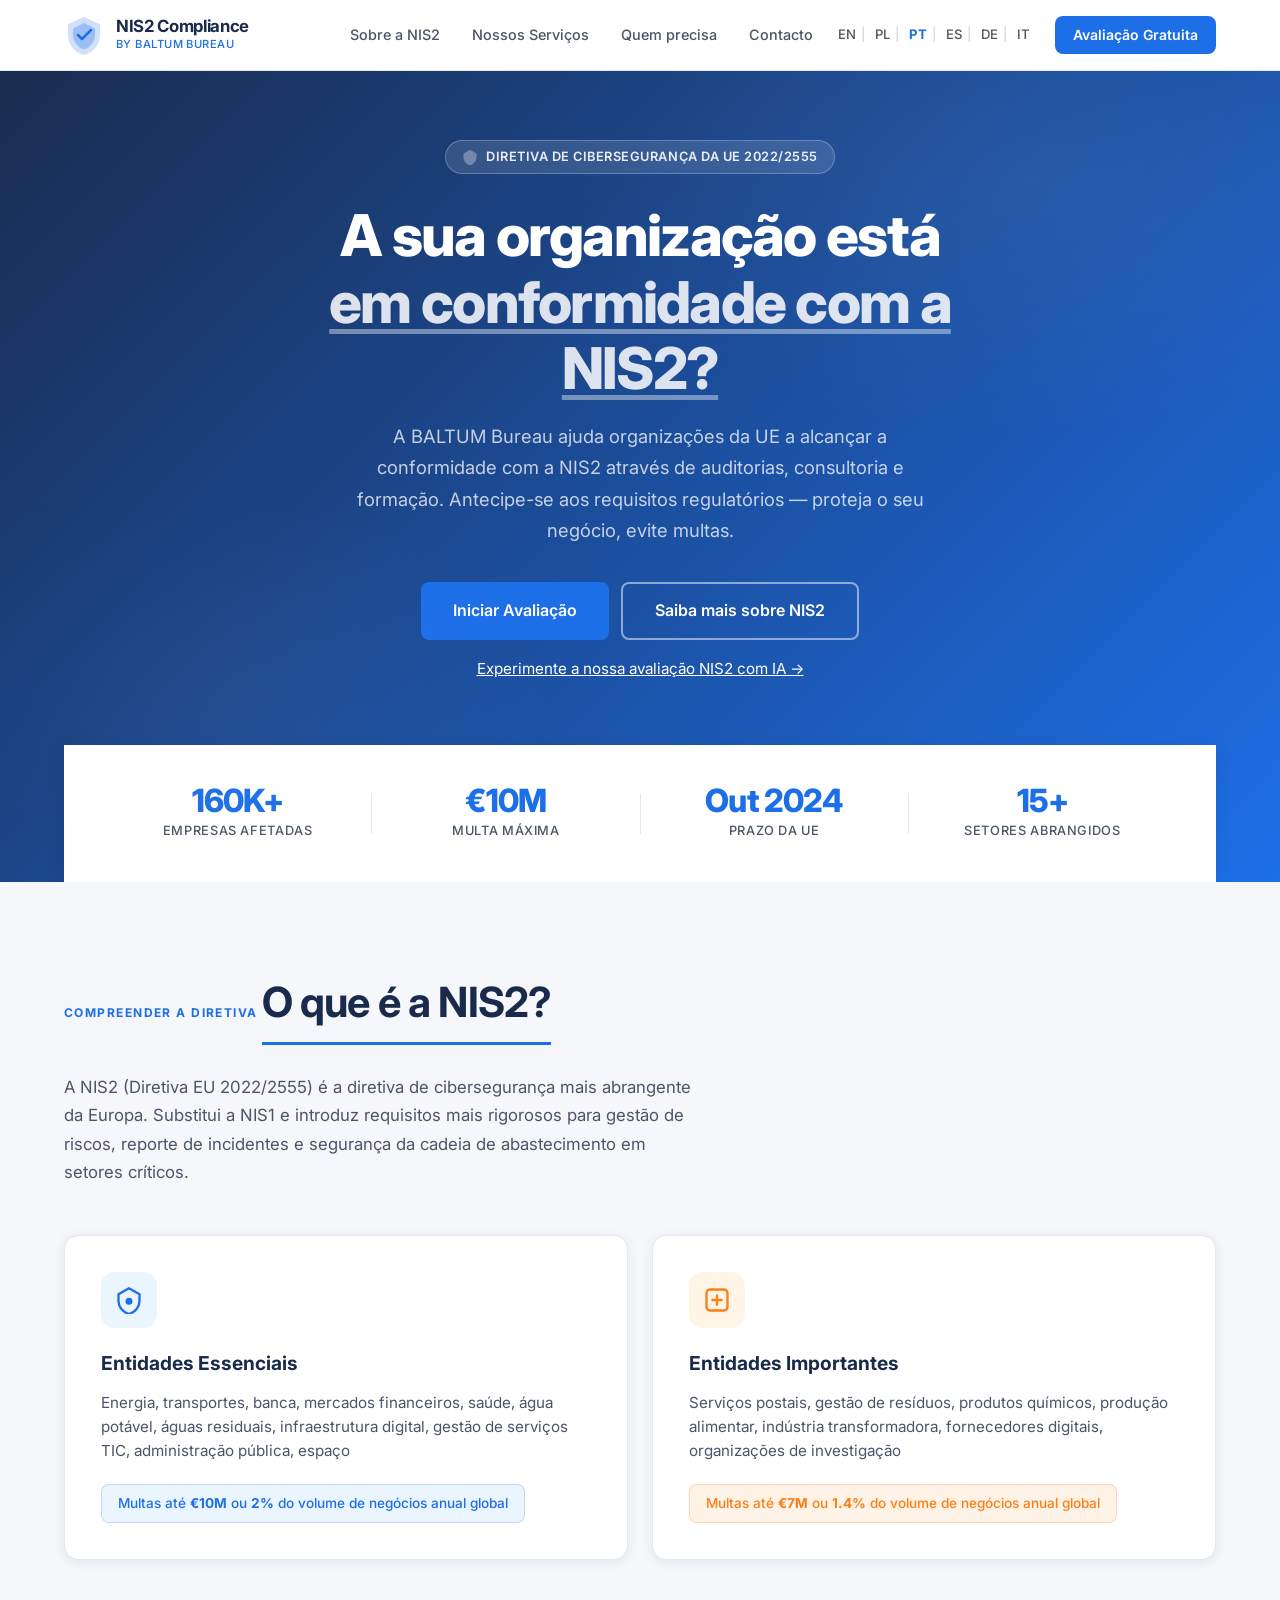
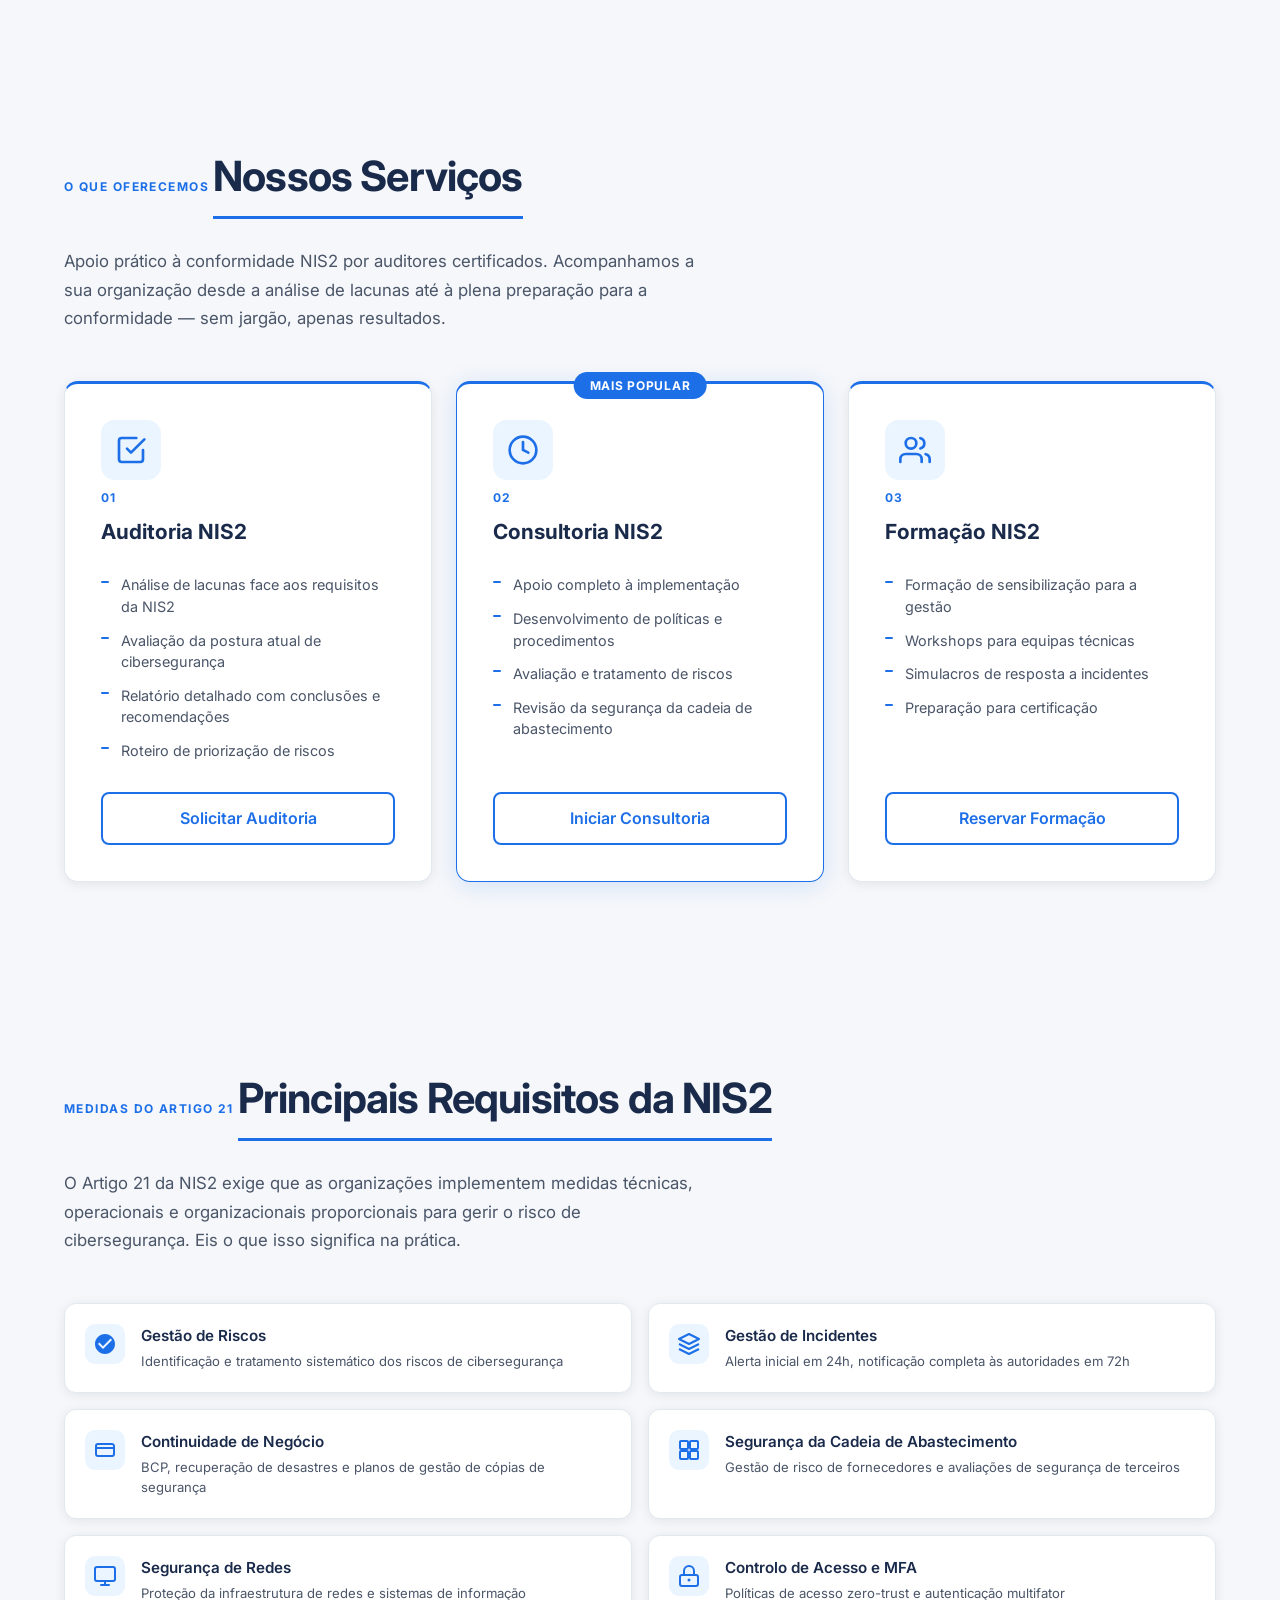
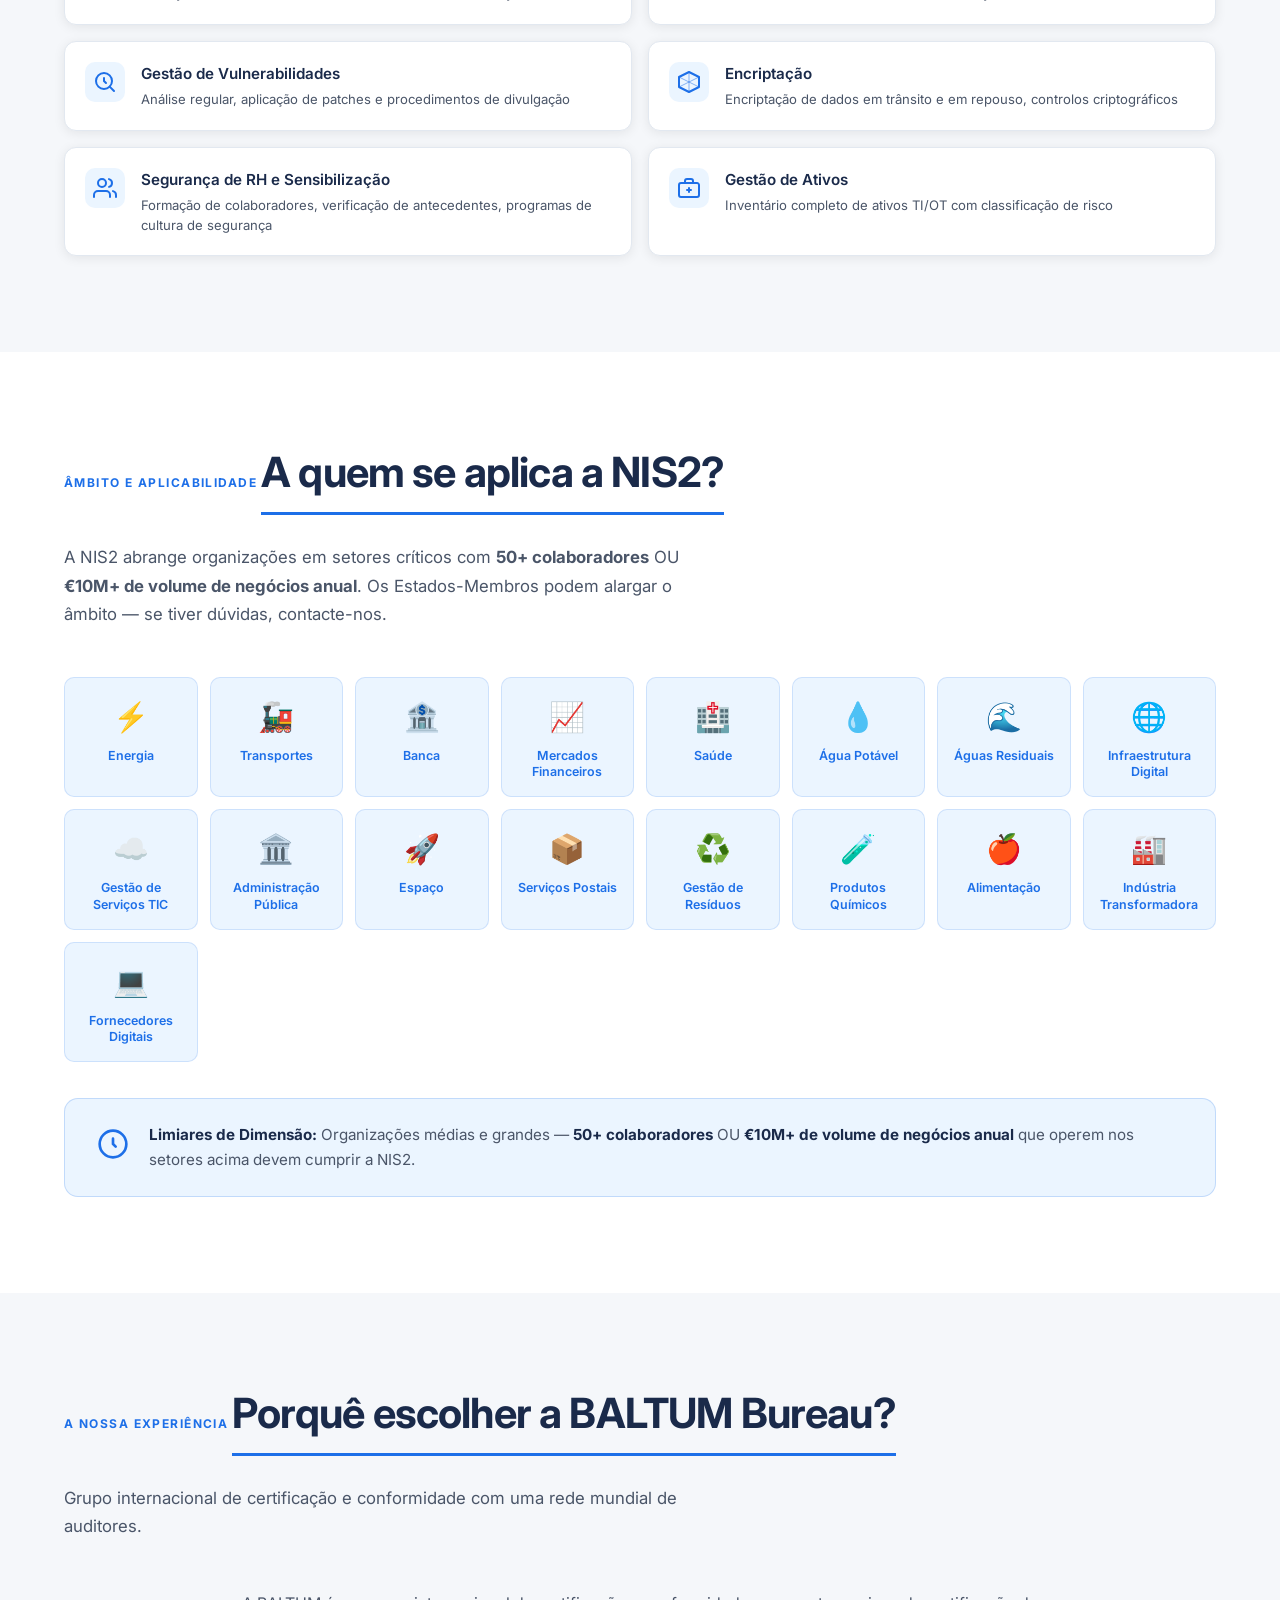
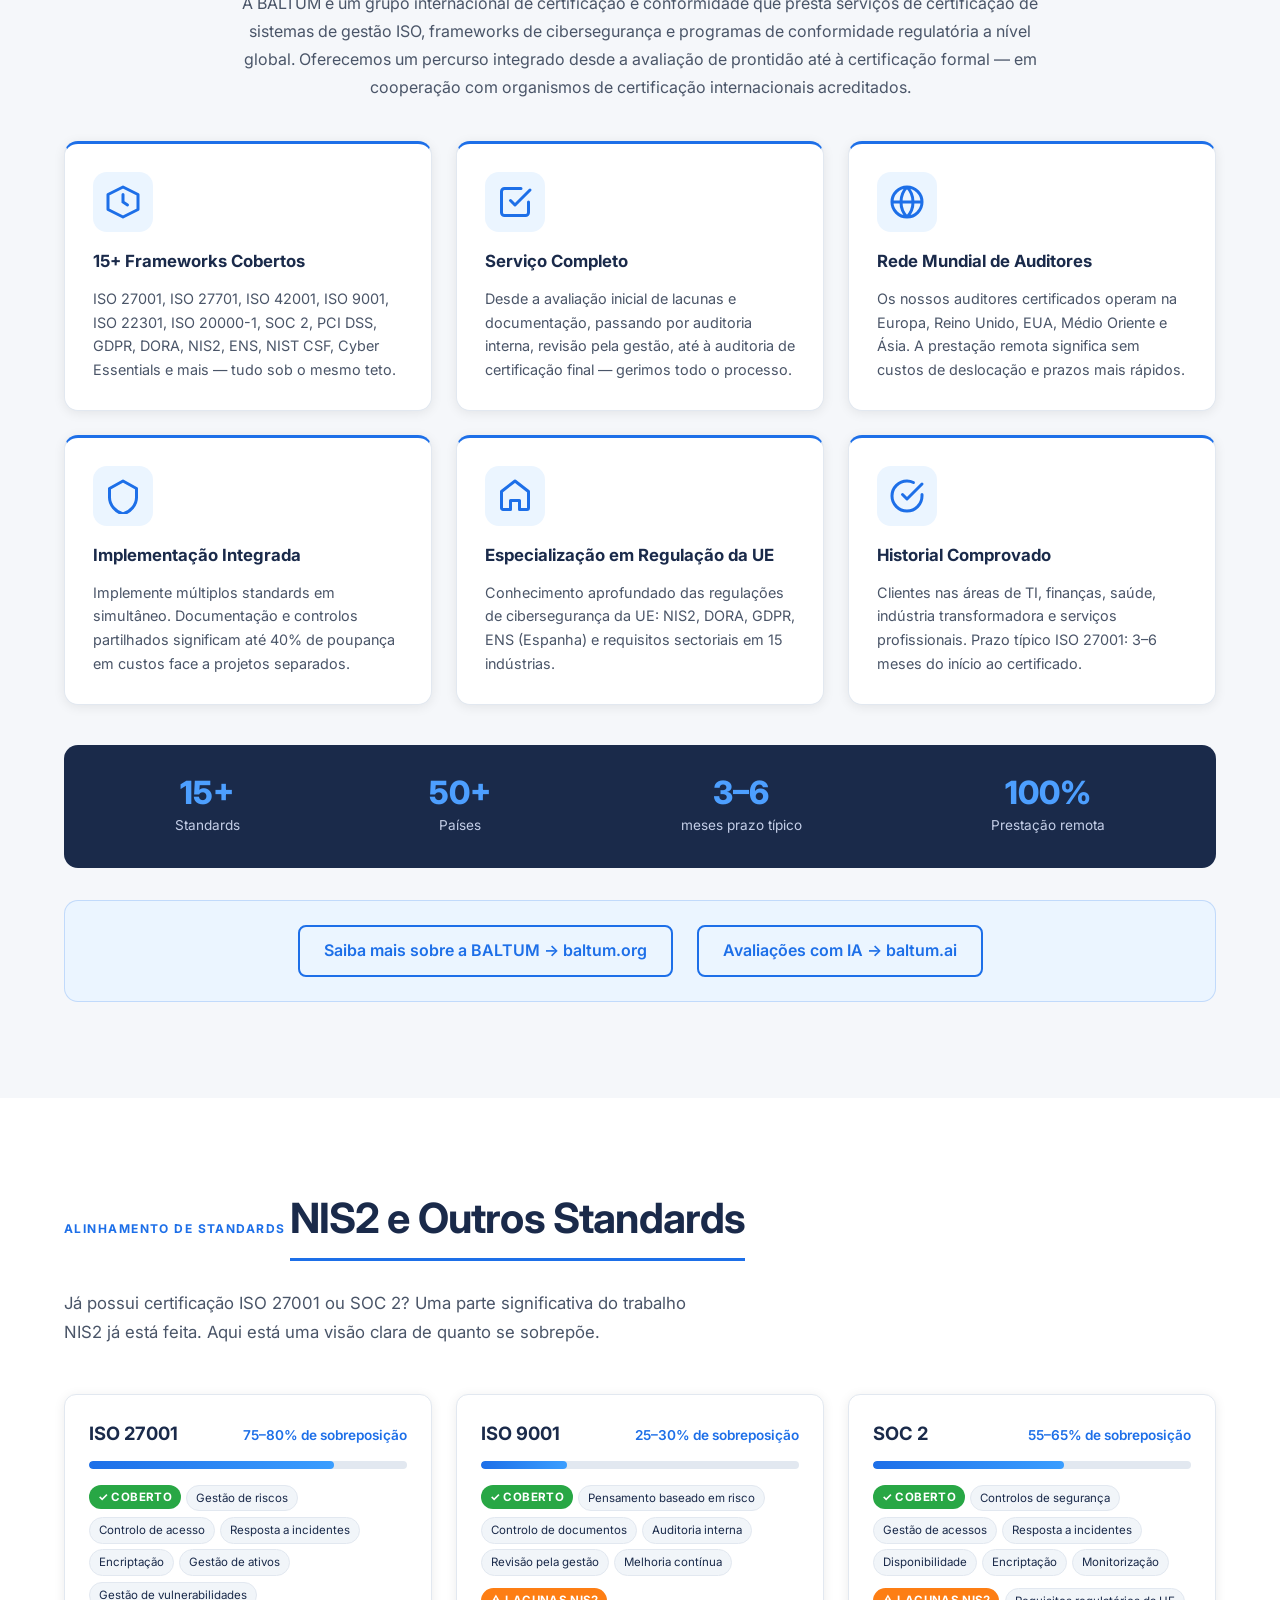
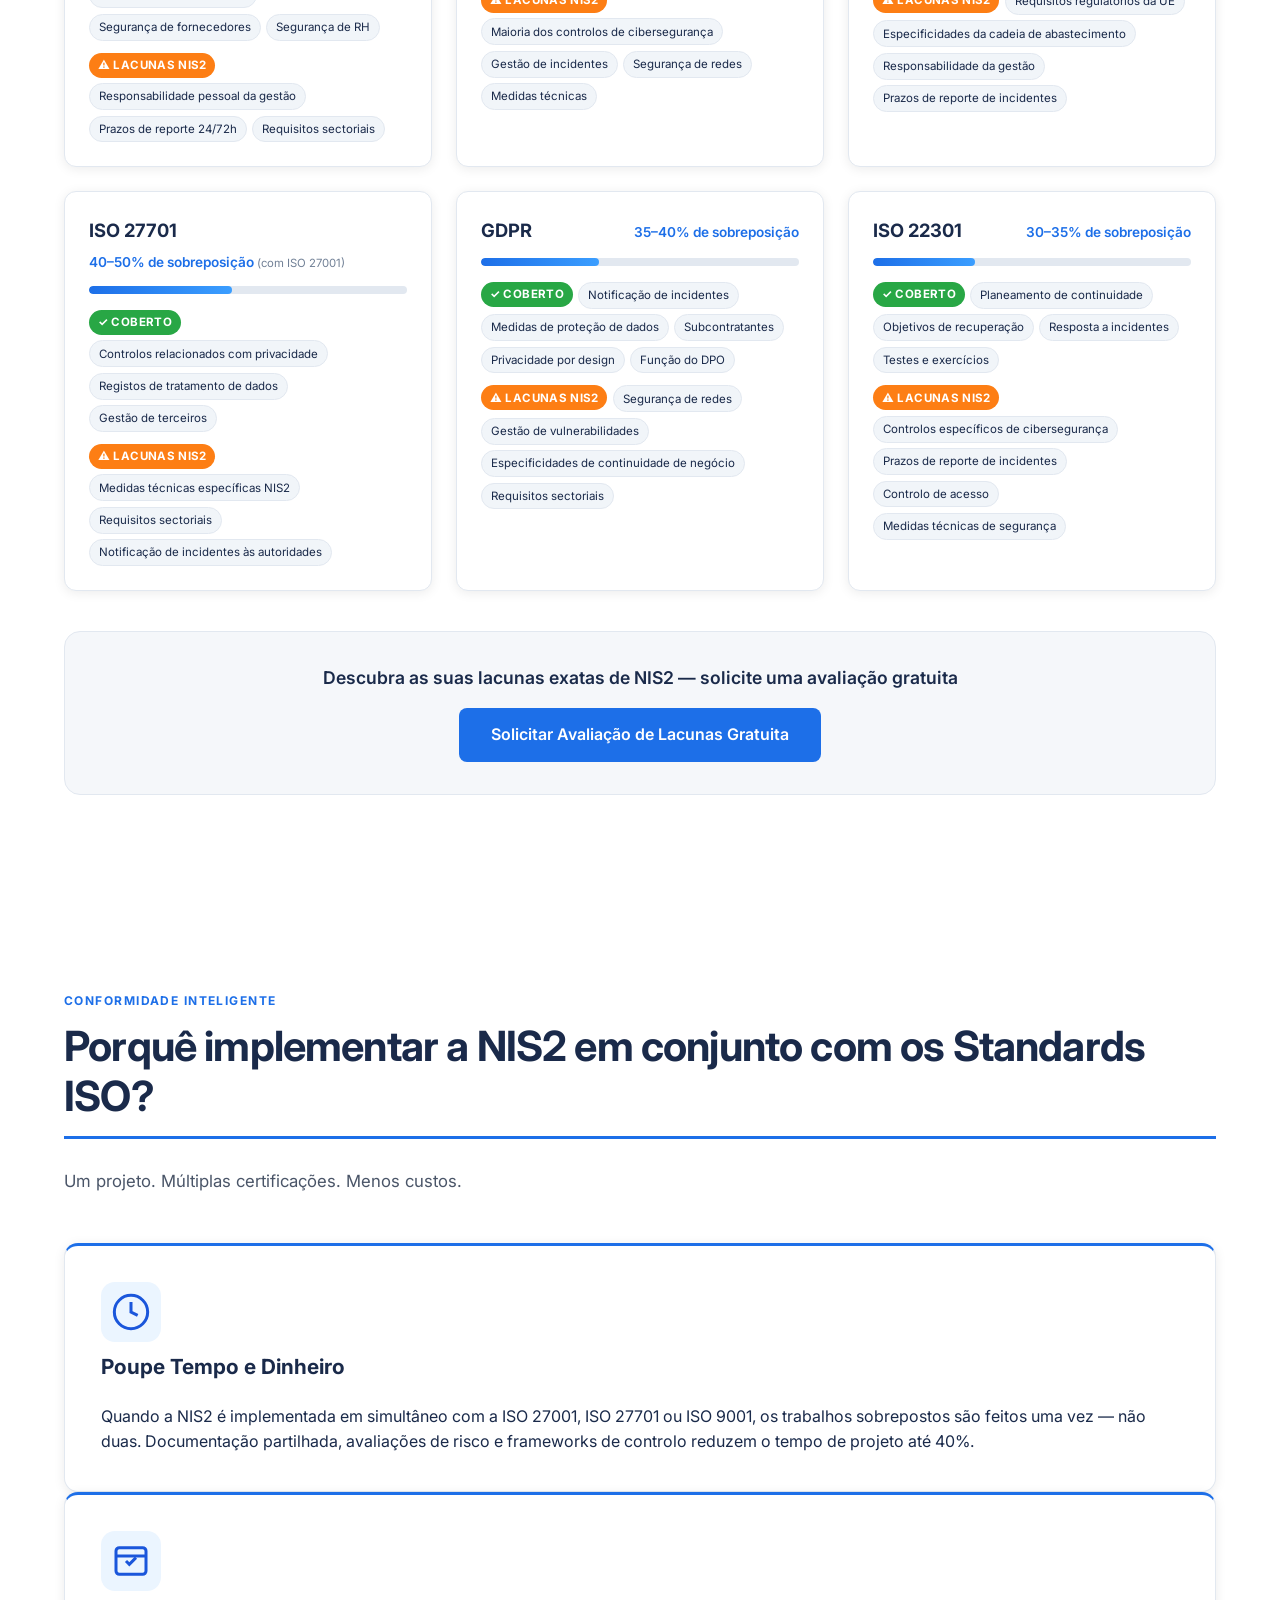
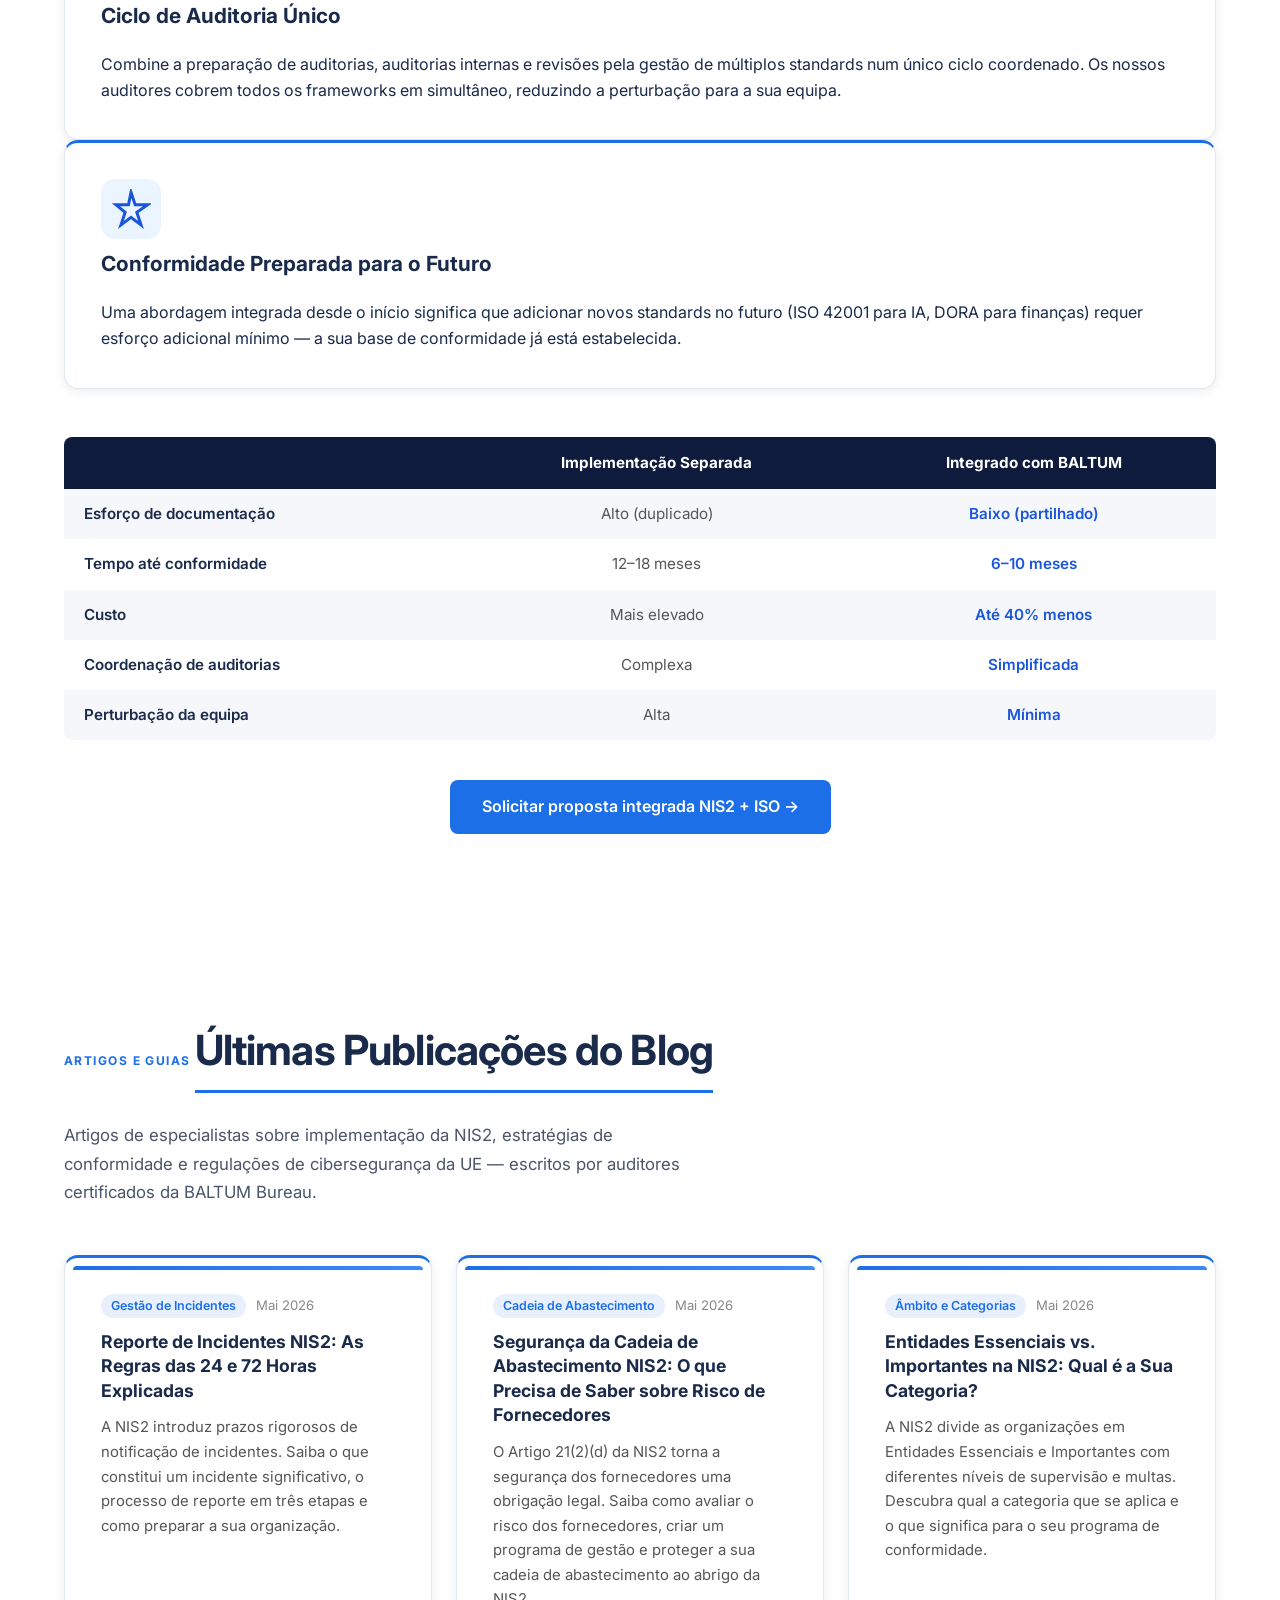
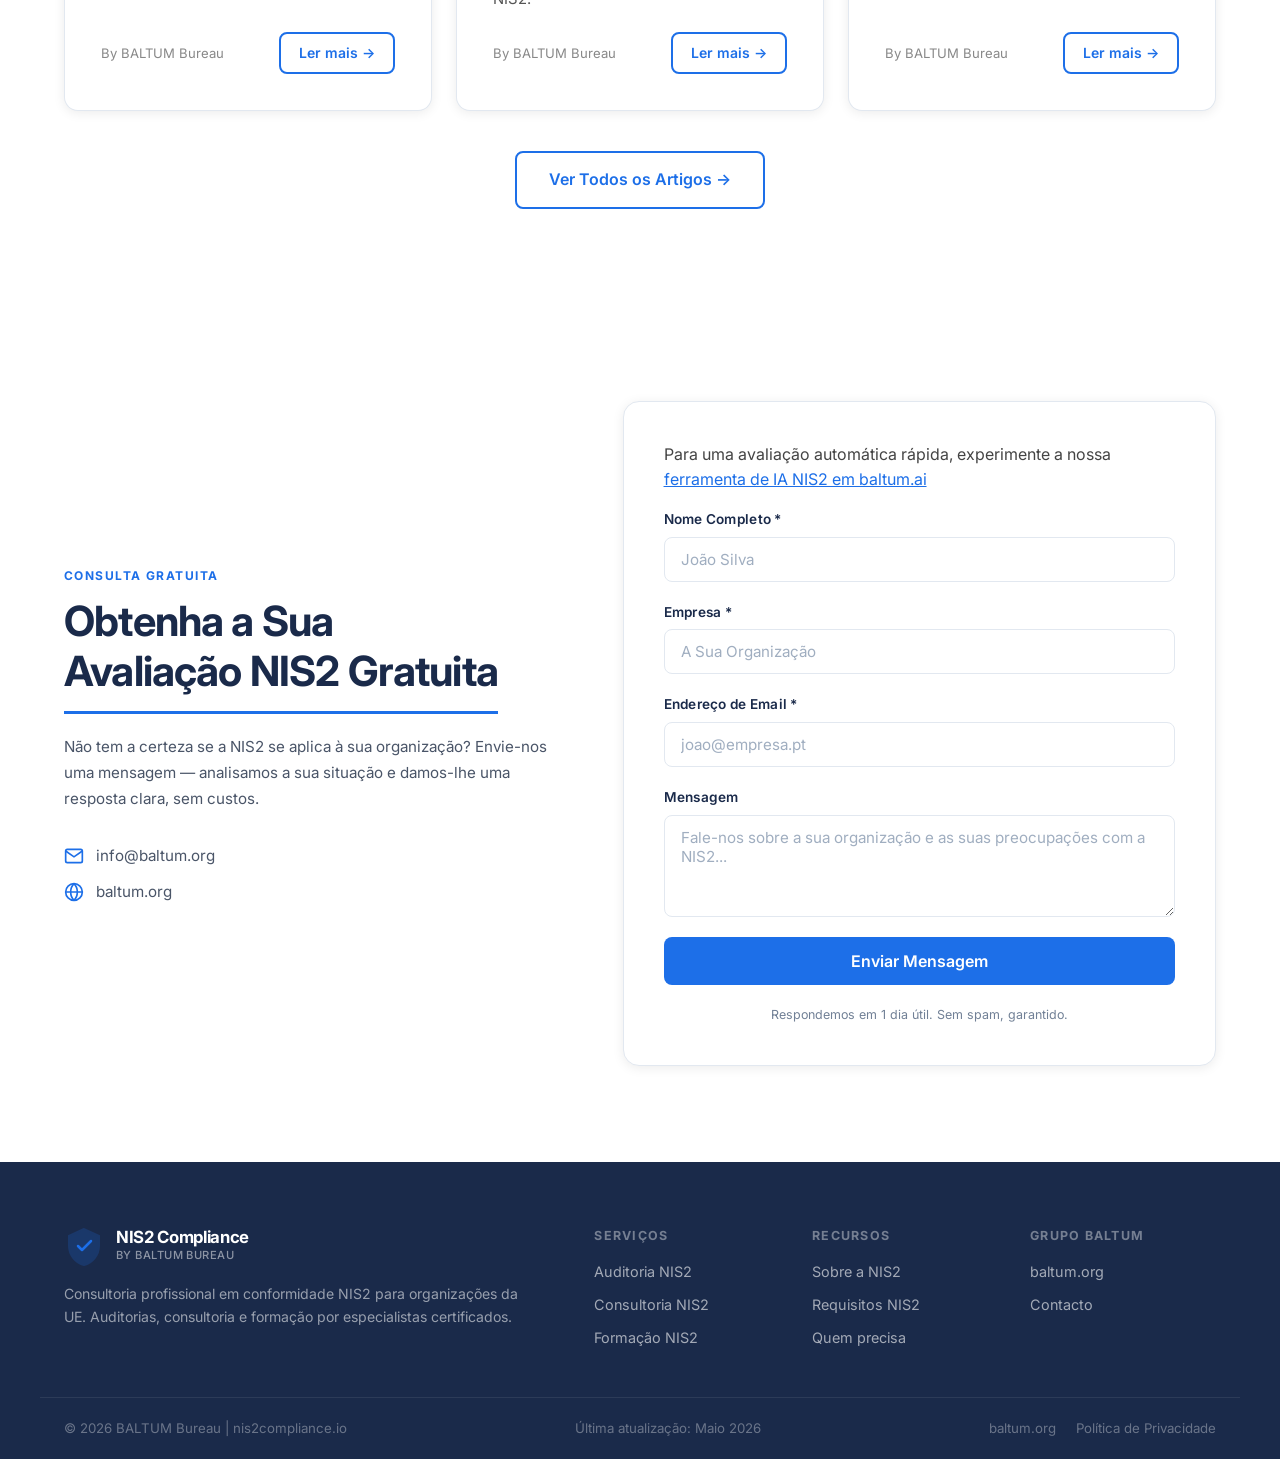
<file: pt/index.html>
<!DOCTYPE html>
<html lang="pt">
<head>
  <meta charset="UTF-8" />
  <meta name="viewport" content="width=device-width, initial-scale=1.0" />
  <title>Consultoria de Conformidade NIS2 | BALTUM Bureau</title>
  <meta name="description" content="A BALTUM Bureau ajuda organizações da UE a alcançar a conformidade com a NIS2 através de auditorias, consultoria e formação especializadas. Especialistas em conformidade com a Diretiva NIS2 EU 2022/2555." />
  <meta name="keywords" content="conformidade NIS2, auditoria NIS2, consultoria NIS2, formação NIS2, diretiva de cibersegurança UE, BALTUM Bureau, NIS2 2022/2555" />
  <meta name="author" content="BALTUM Bureau" />
  <meta property="og:title" content="Conformidade NIS2 | BALTUM Bureau" />
  <meta property="og:description" content="Consultoria especializada em NIS2, auditorias e formação para organizações da UE. Cumpra a Diretiva NIS2." />
  <meta property="og:url" content="https://nis2compliance.io/pt/" />
  <meta property="og:type" content="website" />
  <link rel="canonical" href="https://nis2compliance.io/pt/" />
  <!-- hreflang -->
  <link rel="alternate" hreflang="en" href="https://nis2compliance.io/" />
  <link rel="alternate" hreflang="pl" href="https://nis2compliance.io/pl/" />
  <link rel="alternate" hreflang="pt" href="https://nis2compliance.io/pt/" />
  <link rel="alternate" hreflang="es" href="https://nis2compliance.io/es/" />
  <link rel="alternate" hreflang="de" href="https://nis2compliance.io/de/" />
  <link rel="alternate" hreflang="it" href="https://nis2compliance.io/it/" />
  <link rel="alternate" hreflang="x-default" href="https://nis2compliance.io/" />
  <!-- Favicon -->
  <link rel="icon" type="image/svg+xml" href="/favicon.svg" />
  <link rel="icon" type="image/png" sizes="32x32" href="/favicon-32.png" />
  <link rel="icon" type="image/png" sizes="16x16" href="/favicon-16.png" />
  <link rel="apple-touch-icon" sizes="180x180" href="/apple-touch-icon.png" />
  <link rel="preconnect" href="https://fonts.googleapis.com" />
  <link rel="preconnect" href="https://fonts.gstatic.com" crossorigin />
  <link href="https://fonts.googleapis.com/css2?family=Inter:wght@300;400;500;600;700;800&display=swap" rel="stylesheet" />
  <link rel="stylesheet" href="../style.css" />
  <style>
  .lang-switcher {
    display: flex;
    align-items: center;
    gap: 0;
    font-size: 0.82rem;
    margin-right: 0.75rem;
  }
  .lang-switcher a {
    color: #555;
    text-decoration: none;
    padding: 2px 5px;
    border-radius: 3px;
    font-weight: 500;
    transition: color 0.2s;
    white-space: nowrap;
  }
  .lang-switcher a:hover { color: #1D6FE8; }
  .lang-switcher a.active { color: #1D6FE8; font-weight: 700; }
  .lang-switcher a:not(:last-child)::after { content: "|"; margin-left: 5px; color: #ccc; font-weight: 400; }
  @media (max-width: 768px) { .lang-switcher { display: none; } }
  </style>
</head>
<body>

<header class="header" id="top">
  <div class="container nav-container">
    <a href="#top" class="logo">
      <svg class="logo-icon" viewBox="0 0 40 40" fill="none" xmlns="http://www.w3.org/2000/svg">
        <path d="M20 3L5 10V20C5 28.8 11.6 37.1 20 39C28.4 37.1 35 28.8 35 20V10L20 3Z" fill="#1D6FE8" opacity="0.2" stroke="#1D6FE8" stroke-width="2"/>
        <path d="M20 8L9 13.5V20C9 26.6 13.9 32.7 20 34.5C26.1 32.7 31 26.6 31 20V13.5L20 8Z" fill="#1D6FE8" opacity="0.3"/>
        <path d="M14 20L18 24L27 15" stroke="#1D6FE8" stroke-width="2.5" stroke-linecap="round" stroke-linejoin="round"/>
      </svg>
      <div class="logo-text">
        <span class="logo-name">NIS2 Compliance</span>
        <span class="logo-tagline">by BALTUM Bureau</span>
      </div>
    </a>
    <button class="mobile-toggle" id="mobileToggle" aria-label="Toggle menu">
      <span></span><span></span><span></span>
    </button>
    <nav class="nav" id="navMenu">
      <a href="#about" class="nav-link">Sobre a NIS2</a>
      <a href="#services" class="nav-link">Nossos Serviços</a>
      <a href="#who-needs" class="nav-link">Quem precisa</a>
      <a href="#contact" class="nav-link">Contacto</a>
      <div class="lang-switcher"><a href="/">EN</a><a href="/pl/">PL</a><a href="/pt/" class="active">PT</a><a href="/es/">ES</a><a href="/de/">DE</a><a href="/it/">IT</a></div>
      <a href="#contact" class="btn btn-primary btn-sm">Avaliação Gratuita</a>
    </nav>
  </div>
</header>

<section class="hero" id="hero">
  <div class="hero-bg"></div>
  <div class="container">
    <div class="hero-content">
      <div class="hero-badge">
        <svg width="16" height="16" viewBox="0 0 24 24" fill="none"><path d="M12 2L3 7V13C3 17.97 7.02 22.59 12 24C16.98 22.59 21 17.97 21 13V7L12 2Z" fill="#fff" opacity="0.3" stroke="#fff" stroke-width="1.5"/></svg>
        Diretiva de Cibersegurança da UE 2022/2555
      </div>
      <h1 class="hero-title">A sua organização está<br /><span class="text-blue">em conformidade com a NIS2?</span></h1>
      <p class="hero-subtitle">A BALTUM Bureau ajuda organizações da UE a alcançar a conformidade com a NIS2 através de auditorias, consultoria e formação. Antecipe-se aos requisitos regulatórios — proteja o seu negócio, evite multas.</p>
      <div class="hero-actions">
        <a href="#contact" class="btn btn-primary btn-lg">Iniciar Avaliação</a>
        <a href="#about" class="btn btn-outline btn-lg">Saiba mais sobre NIS2</a>
      </div>
      <div style="margin-top:1rem;">
        <a href="https://baltum.ai" target="_blank" class="hero-link" style="color:#fff;text-decoration:underline;font-size:0.95rem;background:none;padding:0;border:none;">Experimente a nossa avaliação NIS2 com IA →</a>
      </div>
    </div>
    <div class="stats-bar">
      <div class="stat-item">
        <div class="stat-value">160K+</div>
        <div class="stat-label">Empresas Afetadas</div>
      </div>
      <div class="stat-divider"></div>
      <div class="stat-item">
        <div class="stat-value">€10M</div>
        <div class="stat-label">Multa Máxima</div>
      </div>
      <div class="stat-divider"></div>
      <div class="stat-item">
        <div class="stat-value">Out 2024</div>
        <div class="stat-label">Prazo da UE</div>
      </div>
      <div class="stat-divider"></div>
      <div class="stat-item">
        <div class="stat-value">15+</div>
        <div class="stat-label">Setores Abrangidos</div>
      </div>
    </div>
  </div>
</section>

<section class="section" id="about">
  <div class="container">
    <div class="section-label">Compreender a Diretiva</div>
    <h2 class="section-title">O que é a NIS2?</h2>
    <p class="section-subtitle">A NIS2 (Diretiva EU 2022/2555) é a diretiva de cibersegurança mais abrangente da Europa. Substitui a NIS1 e introduz requisitos mais rigorosos para gestão de riscos, reporte de incidentes e segurança da cadeia de abastecimento em setores críticos.</p>

    <div class="cards-2col">
      <div class="card card-essential">
        <div class="card-icon-wrap blue">
          <svg width="28" height="28" viewBox="0 0 24 24" fill="none"><path d="M12 2L3 7V13C3 17.97 7.02 22.59 12 24C16.98 22.59 21 17.97 21 13V7L12 2Z" stroke="#1D6FE8" stroke-width="2" fill="none"/><circle cx="12" cy="13" r="3" fill="#1D6FE8"/></svg>
        </div>
        <h3 class="card-title">Entidades Essenciais</h3>
        <p class="card-desc">Energia, transportes, banca, mercados financeiros, saúde, água potável, águas residuais, infraestrutura digital, gestão de serviços TIC, administração pública, espaço</p>
        <div class="fine-badge fine-high">Multas até <strong>€10M</strong> ou <strong>2%</strong> do volume de negócios anual global</div>
      </div>
      <div class="card card-important">
        <div class="card-icon-wrap orange">
          <svg width="28" height="28" viewBox="0 0 24 24" fill="none"><rect x="3" y="3" width="18" height="18" rx="3" stroke="#fd7e14" stroke-width="2"/><path d="M8 12H16M12 8V16" stroke="#fd7e14" stroke-width="2" stroke-linecap="round"/></svg>
        </div>
        <h3 class="card-title">Entidades Importantes</h3>
        <p class="card-desc">Serviços postais, gestão de resíduos, produtos químicos, produção alimentar, indústria transformadora, fornecedores digitais, organizações de investigação</p>
        <div class="fine-badge fine-medium">Multas até <strong>€7M</strong> ou <strong>1.4%</strong> do volume de negócios anual global</div>
      </div>
    </div>
  </div>
</section>

<section class="section" id="services">
  <div class="container">
    <div class="section-label">O que oferecemos</div>
    <h2 class="section-title">Nossos Serviços</h2>
    <p class="section-subtitle">Apoio prático à conformidade NIS2 por auditores certificados. Acompanhamos a sua organização desde a análise de lacunas até à plena preparação para a conformidade — sem jargão, apenas resultados.</p>

    <div class="cards-3col">
      <div class="service-card">
        <div class="service-icon">
          <svg width="32" height="32" viewBox="0 0 24 24" fill="none"><path d="M9 11L12 14L22 4" stroke="#1D6FE8" stroke-width="2" stroke-linecap="round" stroke-linejoin="round"/><path d="M21 12V19C21 20.1 20.1 21 19 21H5C3.9 21 3 20.1 3 19V5C3 3.9 3.9 3 5 3H16" stroke="#1D6FE8" stroke-width="2" stroke-linecap="round" stroke-linejoin="round"/></svg>
        </div>
        <div class="service-number">01</div>
        <h3 class="service-title">Auditoria NIS2</h3>
        <ul class="service-list">
          <li>Análise de lacunas face aos requisitos da NIS2</li>
          <li>Avaliação da postura atual de cibersegurança</li>
          <li>Relatório detalhado com conclusões e recomendações</li>
          <li>Roteiro de priorização de riscos</li>
        </ul>
        <a href="#contact" class="btn btn-primary btn-full">Solicitar Auditoria</a>
      </div>

      <div class="service-card service-card-featured">
        <div class="featured-badge">Mais Popular</div>
        <div class="service-icon">
          <svg width="32" height="32" viewBox="0 0 24 24" fill="none"><circle cx="12" cy="12" r="10" stroke="#1D6FE8" stroke-width="2"/><path d="M12 6V12L16 14" stroke="#1D6FE8" stroke-width="2" stroke-linecap="round"/></svg>
        </div>
        <div class="service-number">02</div>
        <h3 class="service-title">Consultoria NIS2</h3>
        <ul class="service-list">
          <li>Apoio completo à implementação</li>
          <li>Desenvolvimento de políticas e procedimentos</li>
          <li>Avaliação e tratamento de riscos</li>
          <li>Revisão da segurança da cadeia de abastecimento</li>
        </ul>
        <a href="#contact" class="btn btn-primary btn-full">Iniciar Consultoria</a>
      </div>

      <div class="service-card">
        <div class="service-icon">
          <svg width="32" height="32" viewBox="0 0 24 24" fill="none"><path d="M17 21V19C17 16.79 15.21 15 13 15H5C2.79 15 1 16.79 1 19V21" stroke="#1D6FE8" stroke-width="2" stroke-linecap="round"/><circle cx="9" cy="7" r="4" stroke="#1D6FE8" stroke-width="2"/><path d="M23 21V19C23 17.13 21.74 15.56 20 15.13" stroke="#1D6FE8" stroke-width="2" stroke-linecap="round"/><path d="M16 3.13C17.74 3.56 19 5.13 19 7C19 8.87 17.74 10.44 16 10.87" stroke="#1D6FE8" stroke-width="2" stroke-linecap="round"/></svg>
        </div>
        <div class="service-number">03</div>
        <h3 class="service-title">Formação NIS2</h3>
        <ul class="service-list">
          <li>Formação de sensibilização para a gestão</li>
          <li>Workshops para equipas técnicas</li>
          <li>Simulacros de resposta a incidentes</li>
          <li>Preparação para certificação</li>
        </ul>
        <a href="#contact" class="btn btn-primary btn-full">Reservar Formação</a>
      </div>
    </div>
  </div>
</section>

<section class="section" id="requirements">
  <div class="container">
    <div class="section-label">Medidas do Artigo 21</div>
    <h2 class="section-title">Principais Requisitos da NIS2</h2>
    <p class="section-subtitle">O Artigo 21 da NIS2 exige que as organizações implementem medidas técnicas, operacionais e organizacionais proporcionais para gerir o risco de cibersegurança. Eis o que isso significa na prática.</p>

    <div class="requirements-grid">
      <div class="req-item">
        <div class="req-icon"><svg width="24" height="24" viewBox="0 0 24 24" fill="none"><path d="M12 2C6.48 2 2 6.48 2 12s4.48 10 10 10 10-4.48 10-10S17.52 2 12 2zm-2 15l-5-5 1.41-1.41L10 14.17l7.59-7.59L19 8l-9 9z" fill="#1D6FE8"/></svg></div>
        <div class="req-content">
          <div class="req-title">Gestão de Riscos</div>
          <div class="req-desc">Identificação e tratamento sistemático dos riscos de cibersegurança</div>
        </div>
      </div>
      <div class="req-item">
        <div class="req-icon"><svg width="24" height="24" viewBox="0 0 24 24" fill="none"><path d="M12 2L2 7L12 12L22 7L12 2Z" stroke="#1D6FE8" stroke-width="2" stroke-linejoin="round"/><path d="M2 17L12 22L22 17" stroke="#1D6FE8" stroke-width="2" stroke-linejoin="round"/><path d="M2 12L12 17L22 12" stroke="#1D6FE8" stroke-width="2" stroke-linejoin="round"/></svg></div>
        <div class="req-content">
          <div class="req-title">Gestão de Incidentes</div>
          <div class="req-desc">Alerta inicial em 24h, notificação completa às autoridades em 72h</div>
        </div>
      </div>
      <div class="req-item">
        <div class="req-icon"><svg width="24" height="24" viewBox="0 0 24 24" fill="none"><path d="M21 16V8C21 6.9 20.1 6 19 6H5C3.9 6 3 6.9 3 8V16C3 17.1 3.9 18 5 18H19C20.1 18 21 17.1 21 16Z" stroke="#1D6FE8" stroke-width="2"/><path d="M3 10H21" stroke="#1D6FE8" stroke-width="2"/></svg></div>
        <div class="req-content">
          <div class="req-title">Continuidade de Negócio</div>
          <div class="req-desc">BCP, recuperação de desastres e planos de gestão de cópias de segurança</div>
        </div>
      </div>
      <div class="req-item">
        <div class="req-icon"><svg width="24" height="24" viewBox="0 0 24 24" fill="none"><path d="M10 3H4C3.45 3 3 3.45 3 4V10C3 10.55 3.45 11 4 11H10C10.55 11 11 10.55 11 10V4C11 3.45 10.55 3 10 3Z" stroke="#1D6FE8" stroke-width="2"/><path d="M20 3H14C13.45 3 13 3.45 13 4V10C13 10.55 13.45 11 14 11H20C20.55 11 21 10.55 21 10V4C21 3.45 20.55 3 20 3Z" stroke="#1D6FE8" stroke-width="2"/><path d="M20 13H14C13.45 13 13 13.45 13 14V20C13 20.55 13.45 21 14 21H20C20.55 21 21 20.55 21 20V14C21 13.45 20.55 13 20 13Z" stroke="#1D6FE8" stroke-width="2"/><path d="M10 13H4C3.45 13 3 13.45 3 14V20C3 20.55 3.45 21 4 21H10C10.55 21 11 20.55 11 20V14C11 13.45 10.55 13 10 13Z" stroke="#1D6FE8" stroke-width="2"/></svg></div>
        <div class="req-content">
          <div class="req-title">Segurança da Cadeia de Abastecimento</div>
          <div class="req-desc">Gestão de risco de fornecedores e avaliações de segurança de terceiros</div>
        </div>
      </div>
      <div class="req-item">
        <div class="req-icon"><svg width="24" height="24" viewBox="0 0 24 24" fill="none"><rect x="2" y="3" width="20" height="14" rx="2" stroke="#1D6FE8" stroke-width="2"/><path d="M8 21H16M12 17V21" stroke="#1D6FE8" stroke-width="2" stroke-linecap="round"/></svg></div>
        <div class="req-content">
          <div class="req-title">Segurança de Redes</div>
          <div class="req-desc">Proteção da infraestrutura de redes e sistemas de informação</div>
        </div>
      </div>
      <div class="req-item">
        <div class="req-icon"><svg width="24" height="24" viewBox="0 0 24 24" fill="none"><rect x="3" y="11" width="18" height="11" rx="2" stroke="#1D6FE8" stroke-width="2"/><path d="M7 11V7C7 4.24 9.24 2 12 2C14.76 2 17 4.24 17 7V11" stroke="#1D6FE8" stroke-width="2" stroke-linecap="round"/><circle cx="12" cy="16" r="1.5" fill="#1D6FE8"/></svg></div>
        <div class="req-content">
          <div class="req-title">Controlo de Acesso e MFA</div>
          <div class="req-desc">Políticas de acesso zero-trust e autenticação multifator</div>
        </div>
      </div>
      <div class="req-item">
        <div class="req-icon"><svg width="24" height="24" viewBox="0 0 24 24" fill="none"><circle cx="11" cy="11" r="8" stroke="#1D6FE8" stroke-width="2"/><path d="M21 21L16.65 16.65" stroke="#1D6FE8" stroke-width="2" stroke-linecap="round"/><path d="M11 8V11L13 13" stroke="#1D6FE8" stroke-width="2" stroke-linecap="round"/></svg></div>
        <div class="req-content">
          <div class="req-title">Gestão de Vulnerabilidades</div>
          <div class="req-desc">Análise regular, aplicação de patches e procedimentos de divulgação</div>
        </div>
      </div>
      <div class="req-item">
        <div class="req-icon"><svg width="24" height="24" viewBox="0 0 24 24" fill="none"><path d="M12 2L2 7V17L12 22L22 17V7L12 2Z" stroke="#1D6FE8" stroke-width="2" stroke-linejoin="round"/><path d="M12 2V22M2 7L22 17M22 7L2 17" stroke="#1D6FE8" stroke-width="1" opacity="0.5"/></svg></div>
        <div class="req-content">
          <div class="req-title">Encriptação</div>
          <div class="req-desc">Encriptação de dados em trânsito e em repouso, controlos criptográficos</div>
        </div>
      </div>
      <div class="req-item">
        <div class="req-icon"><svg width="24" height="24" viewBox="0 0 24 24" fill="none"><path d="M17 21V19C17 16.79 15.21 15 13 15H5C2.79 15 1 16.79 1 19V21" stroke="#1D6FE8" stroke-width="2" stroke-linecap="round"/><circle cx="9" cy="7" r="4" stroke="#1D6FE8" stroke-width="2"/><path d="M23 21V19C23 17.13 21.74 15.56 20 15.13" stroke="#1D6FE8" stroke-width="2" stroke-linecap="round"/><path d="M16 3.13C17.74 3.56 19 5.13 19 7C19 8.87 17.74 10.44 16 10.87" stroke="#1D6FE8" stroke-width="2" stroke-linecap="round"/></svg></div>
        <div class="req-content">
          <div class="req-title">Segurança de RH e Sensibilização</div>
          <div class="req-desc">Formação de colaboradores, verificação de antecedentes, programas de cultura de segurança</div>
        </div>
      </div>
      <div class="req-item">
        <div class="req-icon"><svg width="24" height="24" viewBox="0 0 24 24" fill="none"><path d="M20 7H4C2.9 7 2 7.9 2 9V19C2 20.1 2.9 21 4 21H20C21.1 21 22 20.1 22 19V9C22 7.9 21.1 7 20 7Z" stroke="#1D6FE8" stroke-width="2"/><path d="M16 7V5C16 3.9 15.1 3 14 3H10C8.9 3 8 3.9 8 5V7" stroke="#1D6FE8" stroke-width="2"/><path d="M12 12V16M10 14H14" stroke="#1D6FE8" stroke-width="2" stroke-linecap="round"/></svg></div>
        <div class="req-content">
          <div class="req-title">Gestão de Ativos</div>
          <div class="req-desc">Inventário completo de ativos TI/OT com classificação de risco</div>
        </div>
      </div>
    </div>
  </div>
</section>

<section class="section" id="who-needs">
  <div class="container">
    <div class="section-label">Âmbito e Aplicabilidade</div>
    <h2 class="section-title">A quem se aplica a NIS2?</h2>
    <p class="section-subtitle">A NIS2 abrange organizações em setores críticos com <strong>50+ colaboradores</strong> OU <strong>€10M+ de volume de negócios anual</strong>. Os Estados-Membros podem alargar o âmbito — se tiver dúvidas, contacte-nos.</p>

    <div class="sectors-grid">
      <div class="sector-item"><div class="sector-icon">⚡</div><div class="sector-name">Energia</div></div>
      <div class="sector-item"><div class="sector-icon">🚂</div><div class="sector-name">Transportes</div></div>
      <div class="sector-item"><div class="sector-icon">🏦</div><div class="sector-name">Banca</div></div>
      <div class="sector-item"><div class="sector-icon">📈</div><div class="sector-name">Mercados Financeiros</div></div>
      <div class="sector-item"><div class="sector-icon">🏥</div><div class="sector-name">Saúde</div></div>
      <div class="sector-item"><div class="sector-icon">💧</div><div class="sector-name">Água Potável</div></div>
      <div class="sector-item"><div class="sector-icon">🌊</div><div class="sector-name">Águas Residuais</div></div>
      <div class="sector-item"><div class="sector-icon">🌐</div><div class="sector-name">Infraestrutura Digital</div></div>
      <div class="sector-item"><div class="sector-icon">☁️</div><div class="sector-name">Gestão de Serviços TIC</div></div>
      <div class="sector-item"><div class="sector-icon">🏛️</div><div class="sector-name">Administração Pública</div></div>
      <div class="sector-item"><div class="sector-icon">🚀</div><div class="sector-name">Espaço</div></div>
      <div class="sector-item"><div class="sector-icon">📦</div><div class="sector-name">Serviços Postais</div></div>
      <div class="sector-item"><div class="sector-icon">♻️</div><div class="sector-name">Gestão de Resíduos</div></div>
      <div class="sector-item"><div class="sector-icon">🧪</div><div class="sector-name">Produtos Químicos</div></div>
      <div class="sector-item"><div class="sector-icon">🍎</div><div class="sector-name">Alimentação</div></div>
      <div class="sector-item"><div class="sector-icon">🏭</div><div class="sector-name">Indústria Transformadora</div></div>
      <div class="sector-item"><div class="sector-icon">💻</div><div class="sector-name">Fornecedores Digitais</div></div>
    </div>

    <div class="threshold-box">
      <div class="threshold-icon">
        <svg width="32" height="32" viewBox="0 0 24 24" fill="none"><circle cx="12" cy="12" r="10" stroke="#1D6FE8" stroke-width="2"/><path d="M12 8V12L14 14" stroke="#1D6FE8" stroke-width="2" stroke-linecap="round"/></svg>
      </div>
      <div class="threshold-text">
        <strong>Limiares de Dimensão:</strong> Organizações médias e grandes — <strong>50+ colaboradores</strong> OU <strong>€10M+ de volume de negócios anual</strong> que operem nos setores acima devem cumprir a NIS2.
      </div>
    </div>
  </div>
</section>

<section class="section" id="why-baltum" style="background:#F5F7FA;">
  <div class="container">
    <div class="section-label">A Nossa Experiência</div>
    <h2 class="section-title">Porquê escolher a BALTUM Bureau?</h2>
    <p class="section-subtitle">Grupo internacional de certificação e conformidade com uma rede mundial de auditores.</p>

    <p class="why-intro">A BALTUM é um grupo internacional de certificação e conformidade que presta serviços de certificação de sistemas de gestão ISO, frameworks de cibersegurança e programas de conformidade regulatória a nível global. Oferecemos um percurso integrado desde a avaliação de prontidão até à certificação formal — em cooperação com organismos de certificação internacionais acreditados.</p>

    <div class="why-grid why-grid-6">
      <div class="why-card">
        <div class="why-icon"><svg width="36" height="36" viewBox="0 0 24 24" fill="none"><path d="M12 2L2 7V17L12 22L22 17V7L12 2Z" stroke="#1D6FE8" stroke-width="2" stroke-linejoin="round"/><path d="M12 7V12L15 14" stroke="#1D6FE8" stroke-width="2" stroke-linecap="round"/></svg></div>
        <h3>15+ Frameworks Cobertos</h3>
        <p>ISO 27001, ISO 27701, ISO 42001, ISO 9001, ISO 22301, ISO 20000-1, SOC 2, PCI DSS, GDPR, DORA, NIS2, ENS, NIST CSF, Cyber Essentials e mais — tudo sob o mesmo teto.</p>
      </div>
      <div class="why-card">
        <div class="why-icon"><svg width="36" height="36" viewBox="0 0 24 24" fill="none"><path d="M9 11L12 14L22 4" stroke="#1D6FE8" stroke-width="2" stroke-linecap="round" stroke-linejoin="round"/><path d="M21 12V19C21 20.1 20.1 21 19 21H5C3.9 21 3 20.1 3 19V5C3 3.9 3.9 3 5 3H16" stroke="#1D6FE8" stroke-width="2" stroke-linecap="round"/></svg></div>
        <h3>Serviço Completo</h3>
        <p>Desde a avaliação inicial de lacunas e documentação, passando por auditoria interna, revisão pela gestão, até à auditoria de certificação final — gerimos todo o processo.</p>
      </div>
      <div class="why-card">
        <div class="why-icon"><svg width="36" height="36" viewBox="0 0 24 24" fill="none"><circle cx="12" cy="12" r="10" stroke="#1D6FE8" stroke-width="2"/><path d="M2 12H22M12 2C9.33 4.67 8 7.33 8 12C8 16.67 9.33 19.33 12 22M12 2C14.67 4.67 16 7.33 16 12C16 16.67 14.67 19.33 12 22" stroke="#1D6FE8" stroke-width="2"/></svg></div>
        <h3>Rede Mundial de Auditores</h3>
        <p>Os nossos auditores certificados operam na Europa, Reino Unido, EUA, Médio Oriente e Ásia. A prestação remota significa sem custos de deslocação e prazos mais rápidos.</p>
      </div>
      <div class="why-card">
        <div class="why-icon"><svg width="36" height="36" viewBox="0 0 24 24" fill="none"><path d="M12 2L3 7V13C3 17.97 7.02 22.59 12 24C16.98 22.59 21 17.97 21 13V7L12 2Z" stroke="#1D6FE8" stroke-width="2" stroke-linejoin="round"/></svg></div>
        <h3>Implementação Integrada</h3>
        <p>Implemente múltiplos standards em simultâneo. Documentação e controlos partilhados significam até 40% de poupança em custos face a projetos separados.</p>
      </div>
      <div class="why-card">
        <div class="why-icon"><svg width="36" height="36" viewBox="0 0 24 24" fill="none"><path d="M3 9L12 2L21 9V20C21 20.55 20.55 21 20 21H15V15H9V21H4C3.45 21 3 20.55 3 20V9Z" stroke="#1D6FE8" stroke-width="2" stroke-linejoin="round"/></svg></div>
        <h3>Especialização em Regulação da UE</h3>
        <p>Conhecimento aprofundado das regulações de cibersegurança da UE: NIS2, DORA, GDPR, ENS (Espanha) e requisitos sectoriais em 15 indústrias.</p>
      </div>
      <div class="why-card">
        <div class="why-icon"><svg width="36" height="36" viewBox="0 0 24 24" fill="none"><path d="M22 11.08V12C22 17.52 17.52 22 12 22C6.48 22 2 17.52 2 12C2 6.48 6.48 2 12 2C13.54 2 15 2.36 16.28 3" stroke="#1D6FE8" stroke-width="2" stroke-linecap="round"/><path d="M22 4L12 14.01L9 11.01" stroke="#1D6FE8" stroke-width="2" stroke-linecap="round" stroke-linejoin="round"/></svg></div>
        <h3>Historial Comprovado</h3>
        <p>Clientes nas áreas de TI, finanças, saúde, indústria transformadora e serviços profissionais. Prazo típico ISO 27001: 3–6 meses do início ao certificado.</p>
      </div>
    </div>

    <div class="why-stats-bar">
      <div class="why-stat"><span class="why-stat-number">15+</span><span class="why-stat-label">Standards</span></div>
      <div class="why-stat"><span class="why-stat-number">50+</span><span class="why-stat-label">Países</span></div>
      <div class="why-stat"><span class="why-stat-number">3–6</span><span class="why-stat-label">meses prazo típico</span></div>
      <div class="why-stat"><span class="why-stat-number">100%</span><span class="why-stat-label">Prestação remota</span></div>
    </div>

    <div class="baltum-link-box">
      <a href="https://baltum.org" target="_blank" rel="noopener" class="btn btn-outline">Saiba mais sobre a BALTUM → baltum.org</a>
      <a href="https://baltum.ai" target="_blank" rel="noopener" class="btn btn-outline">Avaliações com IA → baltum.ai</a>
    </div>
  </div>
</section>

<section class="section" id="standards-overlap">
  <div class="container">
    <div class="section-label">Alinhamento de Standards</div>
    <h2 class="section-title">NIS2 e Outros Standards</h2>
    <p class="section-subtitle">Já possui certificação ISO 27001 ou SOC 2? Uma parte significativa do trabalho NIS2 já está feita. Aqui está uma visão clara de quanto se sobrepõe.</p>

    <div class="overlap-grid">
      <div class="overlap-card">
        <div class="overlap-header"><div class="overlap-standard">ISO 27001</div><div class="overlap-pct">75–80% de sobreposição</div></div>
        <div class="overlap-bar-wrap"><div class="overlap-bar" style="width:77%"></div></div>
        <div class="overlap-badges">
          <div class="badge-group"><span class="badge badge-covered">✓ Coberto</span><span class="badge-item">Gestão de riscos</span><span class="badge-item">Controlo de acesso</span><span class="badge-item">Resposta a incidentes</span><span class="badge-item">Encriptação</span><span class="badge-item">Gestão de ativos</span><span class="badge-item">Gestão de vulnerabilidades</span><span class="badge-item">Segurança de fornecedores</span><span class="badge-item">Segurança de RH</span></div>
          <div class="badge-group"><span class="badge badge-gap">⚠ Lacunas NIS2</span><span class="badge-item">Responsabilidade pessoal da gestão</span><span class="badge-item">Prazos de reporte 24/72h</span><span class="badge-item">Requisitos sectoriais</span></div>
        </div>
      </div>
      <div class="overlap-card">
        <div class="overlap-header"><div class="overlap-standard">ISO 9001</div><div class="overlap-pct">25–30% de sobreposição</div></div>
        <div class="overlap-bar-wrap"><div class="overlap-bar" style="width:27%"></div></div>
        <div class="overlap-badges">
          <div class="badge-group"><span class="badge badge-covered">✓ Coberto</span><span class="badge-item">Pensamento baseado em risco</span><span class="badge-item">Controlo de documentos</span><span class="badge-item">Auditoria interna</span><span class="badge-item">Revisão pela gestão</span><span class="badge-item">Melhoria contínua</span></div>
          <div class="badge-group"><span class="badge badge-gap">⚠ Lacunas NIS2</span><span class="badge-item">Maioria dos controlos de cibersegurança</span><span class="badge-item">Gestão de incidentes</span><span class="badge-item">Segurança de redes</span><span class="badge-item">Medidas técnicas</span></div>
        </div>
      </div>
      <div class="overlap-card">
        <div class="overlap-header"><div class="overlap-standard">SOC 2</div><div class="overlap-pct">55–65% de sobreposição</div></div>
        <div class="overlap-bar-wrap"><div class="overlap-bar" style="width:60%"></div></div>
        <div class="overlap-badges">
          <div class="badge-group"><span class="badge badge-covered">✓ Coberto</span><span class="badge-item">Controlos de segurança</span><span class="badge-item">Gestão de acessos</span><span class="badge-item">Resposta a incidentes</span><span class="badge-item">Disponibilidade</span><span class="badge-item">Encriptação</span><span class="badge-item">Monitorização</span></div>
          <div class="badge-group"><span class="badge badge-gap">⚠ Lacunas NIS2</span><span class="badge-item">Requisitos regulatórios da UE</span><span class="badge-item">Especificidades da cadeia de abastecimento</span><span class="badge-item">Responsabilidade da gestão</span><span class="badge-item">Prazos de reporte de incidentes</span></div>
        </div>
      </div>
      <div class="overlap-card">
        <div class="overlap-header"><div class="overlap-standard">ISO 27701</div><div class="overlap-pct">40–50% de sobreposição <small>(com ISO 27001)</small></div></div>
        <div class="overlap-bar-wrap"><div class="overlap-bar" style="width:45%"></div></div>
        <div class="overlap-badges">
          <div class="badge-group"><span class="badge badge-covered">✓ Coberto</span><span class="badge-item">Controlos relacionados com privacidade</span><span class="badge-item">Registos de tratamento de dados</span><span class="badge-item">Gestão de terceiros</span></div>
          <div class="badge-group"><span class="badge badge-gap">⚠ Lacunas NIS2</span><span class="badge-item">Medidas técnicas específicas NIS2</span><span class="badge-item">Requisitos sectoriais</span><span class="badge-item">Notificação de incidentes às autoridades</span></div>
        </div>
      </div>
      <div class="overlap-card">
        <div class="overlap-header"><div class="overlap-standard">GDPR</div><div class="overlap-pct">35–40% de sobreposição</div></div>
        <div class="overlap-bar-wrap"><div class="overlap-bar" style="width:37%"></div></div>
        <div class="overlap-badges">
          <div class="badge-group"><span class="badge badge-covered">✓ Coberto</span><span class="badge-item">Notificação de incidentes</span><span class="badge-item">Medidas de proteção de dados</span><span class="badge-item">Subcontratantes</span><span class="badge-item">Privacidade por design</span><span class="badge-item">Função do DPO</span></div>
          <div class="badge-group"><span class="badge badge-gap">⚠ Lacunas NIS2</span><span class="badge-item">Segurança de redes</span><span class="badge-item">Gestão de vulnerabilidades</span><span class="badge-item">Especificidades de continuidade de negócio</span><span class="badge-item">Requisitos sectoriais</span></div>
        </div>
      </div>
      <div class="overlap-card">
        <div class="overlap-header"><div class="overlap-standard">ISO 22301</div><div class="overlap-pct">30–35% de sobreposição</div></div>
        <div class="overlap-bar-wrap"><div class="overlap-bar" style="width:32%"></div></div>
        <div class="overlap-badges">
          <div class="badge-group"><span class="badge badge-covered">✓ Coberto</span><span class="badge-item">Planeamento de continuidade</span><span class="badge-item">Objetivos de recuperação</span><span class="badge-item">Resposta a incidentes</span><span class="badge-item">Testes e exercícios</span></div>
          <div class="badge-group"><span class="badge badge-gap">⚠ Lacunas NIS2</span><span class="badge-item">Controlos específicos de cibersegurança</span><span class="badge-item">Prazos de reporte de incidentes</span><span class="badge-item">Controlo de acesso</span><span class="badge-item">Medidas técnicas de segurança</span></div>
        </div>
      </div>
    </div>

    <div class="overlap-cta">
      <p>Descubra as suas lacunas exatas de NIS2 — solicite uma avaliação gratuita</p>
      <a href="#contact" class="btn btn-primary btn-lg">Solicitar Avaliação de Lacunas Gratuita</a>
    </div>
  </div>
</section>

<section class="section" id="integrated-implementation" style="background:#fff;">
  <div class="container">
    <div class="section-label">Conformidade Inteligente</div>
    <h2 class="section-title">Porquê implementar a NIS2 em conjunto com os Standards ISO?</h2>
    <p class="section-subtitle">Um projeto. Múltiplas certificações. Menos custos.</p>

    <div class="services-grid" style="margin-top:2.5rem;">
      <div class="service-card">
        <div class="service-icon"><svg xmlns="http://www.w3.org/2000/svg" width="40" height="40" fill="none" viewBox="0 0 24 24" stroke="#1a56db" stroke-width="1.8"><circle cx="12" cy="12" r="10"/><polyline points="12 6 12 12 16 14"/></svg></div>
        <h3 class="service-title">Poupe Tempo e Dinheiro</h3>
        <p class="service-desc">Quando a NIS2 é implementada em simultâneo com a ISO 27001, ISO 27701 ou ISO 9001, os trabalhos sobrepostos são feitos uma vez — não duas. Documentação partilhada, avaliações de risco e frameworks de controlo reduzem o tempo de projeto até 40%.</p>
      </div>
      <div class="service-card">
        <div class="service-icon"><svg xmlns="http://www.w3.org/2000/svg" width="40" height="40" fill="none" viewBox="0 0 24 24" stroke="#1a56db" stroke-width="1.8"><path d="M9 12l2 2 4-4"/><rect x="3" y="4" width="18" height="16" rx="2"/><line x1="3" y1="9" x2="21" y2="9"/></svg></div>
        <h3 class="service-title">Ciclo de Auditoria Único</h3>
        <p class="service-desc">Combine a preparação de auditorias, auditorias internas e revisões pela gestão de múltiplos standards num único ciclo coordenado. Os nossos auditores cobrem todos os frameworks em simultâneo, reduzindo a perturbação para a sua equipa.</p>
      </div>
      <div class="service-card">
        <div class="service-icon"><svg xmlns="http://www.w3.org/2000/svg" width="40" height="40" fill="none" viewBox="0 0 24 24" stroke="#1a56db" stroke-width="1.8"><path d="M12 2l2.5 7.5H22l-6.5 4.5 2.5 7.5L12 17l-6 4.5 2.5-7.5L3 9.5h7.5z"/></svg></div>
        <h3 class="service-title">Conformidade Preparada para o Futuro</h3>
        <p class="service-desc">Uma abordagem integrada desde o início significa que adicionar novos standards no futuro (ISO 42001 para IA, DORA para finanças) requer esforço adicional mínimo — a sua base de conformidade já está estabelecida.</p>
      </div>
    </div>

    <div style="margin-top:3rem;overflow-x:auto;">
      <table style="width:100%;border-collapse:collapse;font-size:0.95rem;">
        <thead>
          <tr style="background:#0f1b3d;color:#fff;">
            <th style="padding:14px 20px;text-align:left;border-radius:8px 0 0 0;"></th>
            <th style="padding:14px 20px;text-align:center;">Implementação Separada</th>
            <th style="padding:14px 20px;text-align:center;border-radius:0 8px 0 0;">Integrado com BALTUM</th>
          </tr>
        </thead>
        <tbody>
          <tr style="background:#F5F7FA;"><td style="padding:13px 20px;font-weight:600;color:#1a2a4a;">Esforço de documentação</td><td style="padding:13px 20px;text-align:center;color:#555;">Alto (duplicado)</td><td style="padding:13px 20px;text-align:center;color:#1a56db;font-weight:600;">Baixo (partilhado)</td></tr>
          <tr style="background:#fff;"><td style="padding:13px 20px;font-weight:600;color:#1a2a4a;">Tempo até conformidade</td><td style="padding:13px 20px;text-align:center;color:#555;">12–18 meses</td><td style="padding:13px 20px;text-align:center;color:#1a56db;font-weight:600;">6–10 meses</td></tr>
          <tr style="background:#F5F7FA;"><td style="padding:13px 20px;font-weight:600;color:#1a2a4a;">Custo</td><td style="padding:13px 20px;text-align:center;color:#555;">Mais elevado</td><td style="padding:13px 20px;text-align:center;color:#1a56db;font-weight:600;">Até 40% menos</td></tr>
          <tr style="background:#fff;"><td style="padding:13px 20px;font-weight:600;color:#1a2a4a;">Coordenação de auditorias</td><td style="padding:13px 20px;text-align:center;color:#555;">Complexa</td><td style="padding:13px 20px;text-align:center;color:#1a56db;font-weight:600;">Simplificada</td></tr>
          <tr style="background:#F5F7FA;"><td style="padding:13px 20px;font-weight:600;color:#1a2a4a;border-radius:0 0 0 8px;">Perturbação da equipa</td><td style="padding:13px 20px;text-align:center;color:#555;">Alta</td><td style="padding:13px 20px;text-align:center;color:#1a56db;font-weight:600;border-radius:0 0 8px 0;">Mínima</td></tr>
        </tbody>
      </table>
    </div>

    <div style="text-align:center;margin-top:2.5rem;">
      <a href="#contact" class="btn btn-primary btn-lg">Solicitar proposta integrada NIS2 + ISO →</a>
    </div>
  </div>
</section>

<section class="section" id="blog">
  <div class="container">
    <div class="section-label">Artigos e Guias</div>
    <h2 class="section-title">Últimas Publicações do Blog</h2>
    <p class="section-subtitle">Artigos de especialistas sobre implementação da NIS2, estratégias de conformidade e regulações de cibersegurança da UE — escritos por auditores certificados da BALTUM Bureau.</p>

    <div class="cards-3col" style="grid-template-columns: repeat(auto-fill, minmax(300px, 1fr));">
      <div class="service-card" style="display:flex;flex-direction:column;">
        <div style="height:4px;background:linear-gradient(90deg,#1D6FE8,#3b8af7);border-radius:4px 4px 0 0;margin:-1.75rem -1.75rem 1.5rem;"></div>
        <div style="display:flex;align-items:center;gap:0.6rem;font-size:0.82rem;color:#888;margin-bottom:0.75rem;"><span style="background:#e8f0fe;color:#1D6FE8;padding:2px 10px;border-radius:20px;font-weight:600;font-size:0.78rem;">Gestão de Incidentes</span><span>Mai 2026</span></div>
        <h3 class="service-title" style="font-size:1.1rem;line-height:1.4;margin-bottom:0.75rem;">Reporte de Incidentes NIS2: As Regras das 24 e 72 Horas Explicadas</h3>
        <p style="font-size:0.93rem;color:#555;line-height:1.65;flex:1;margin-bottom:1.25rem;">A NIS2 introduz prazos rigorosos de notificação de incidentes. Saiba o que constitui um incidente significativo, o processo de reporte em três etapas e como preparar a sua organização.</p>
        <div style="display:flex;align-items:center;justify-content:space-between;margin-top:auto;"><span style="font-size:0.82rem;color:#888;">By BALTUM Bureau</span><a href="/blog/nis2-incident-reporting.html" class="btn btn-primary btn-sm">Ler mais →</a></div>
      </div>
      <div class="service-card" style="display:flex;flex-direction:column;">
        <div style="height:4px;background:linear-gradient(90deg,#1D6FE8,#3b8af7);border-radius:4px 4px 0 0;margin:-1.75rem -1.75rem 1.5rem;"></div>
        <div style="display:flex;align-items:center;gap:0.6rem;font-size:0.82rem;color:#888;margin-bottom:0.75rem;"><span style="background:#e8f0fe;color:#1D6FE8;padding:2px 10px;border-radius:20px;font-weight:600;font-size:0.78rem;">Cadeia de Abastecimento</span><span>Mai 2026</span></div>
        <h3 class="service-title" style="font-size:1.1rem;line-height:1.4;margin-bottom:0.75rem;">Segurança da Cadeia de Abastecimento NIS2: O que Precisa de Saber sobre Risco de Fornecedores</h3>
        <p style="font-size:0.93rem;color:#555;line-height:1.65;flex:1;margin-bottom:1.25rem;">O Artigo 21(2)(d) da NIS2 torna a segurança dos fornecedores uma obrigação legal. Saiba como avaliar o risco dos fornecedores, criar um programa de gestão e proteger a sua cadeia de abastecimento ao abrigo da NIS2.</p>
        <div style="display:flex;align-items:center;justify-content:space-between;margin-top:auto;"><span style="font-size:0.82rem;color:#888;">By BALTUM Bureau</span><a href="/blog/nis2-supply-chain-security.html" class="btn btn-primary btn-sm">Ler mais →</a></div>
      </div>
      <div class="service-card" style="display:flex;flex-direction:column;">
        <div style="height:4px;background:linear-gradient(90deg,#1D6FE8,#3b8af7);border-radius:4px 4px 0 0;margin:-1.75rem -1.75rem 1.5rem;"></div>
        <div style="display:flex;align-items:center;gap:0.6rem;font-size:0.82rem;color:#888;margin-bottom:0.75rem;"><span style="background:#e8f0fe;color:#1D6FE8;padding:2px 10px;border-radius:20px;font-weight:600;font-size:0.78rem;">Âmbito e Categorias</span><span>Mai 2026</span></div>
        <h3 class="service-title" style="font-size:1.1rem;line-height:1.4;margin-bottom:0.75rem;">Entidades Essenciais vs. Importantes na NIS2: Qual é a Sua Categoria?</h3>
        <p style="font-size:0.93rem;color:#555;line-height:1.65;flex:1;margin-bottom:1.25rem;">A NIS2 divide as organizações em Entidades Essenciais e Importantes com diferentes níveis de supervisão e multas. Descubra qual a categoria que se aplica e o que significa para o seu programa de conformidade.</p>
        <div style="display:flex;align-items:center;justify-content:space-between;margin-top:auto;"><span style="font-size:0.82rem;color:#888;">By BALTUM Bureau</span><a href="/blog/nis2-essential-vs-important.html" class="btn btn-primary btn-sm">Ler mais →</a></div>
      </div>
    </div>

    <div style="text-align:center;margin-top:2.5rem;">
      <a href="/blog/" class="btn btn-outline btn-lg">Ver Todos os Artigos →</a>
    </div>
  </div>
</section>

<section class="section section-contact" id="contact">
  <div class="container">
    <div class="contact-grid">
      <div class="contact-info">
        <div class="section-label">Consulta Gratuita</div>
        <h2 class="section-title">Obtenha a Sua<br />Avaliação NIS2 Gratuita</h2>
        <p>Não tem a certeza se a NIS2 se aplica à sua organização? Envie-nos uma mensagem — analisamos a sua situação e damos-lhe uma resposta clara, sem custos.</p>
        <div class="contact-details">
          <div class="contact-detail-item">
            <svg width="20" height="20" viewBox="0 0 24 24" fill="none"><path d="M4 4H20C21.1 4 22 4.9 22 6V18C22 19.1 21.1 20 20 20H4C2.9 20 2 19.1 2 18V6C2 4.9 2.9 4 4 4Z" stroke="#1D6FE8" stroke-width="2"/><path d="M22 6L12 13L2 6" stroke="#1D6FE8" stroke-width="2"/></svg>
            <a href="mailto:info@baltum.org">info@baltum.org</a>
          </div>
          <div class="contact-detail-item">
            <svg width="20" height="20" viewBox="0 0 24 24" fill="none"><circle cx="12" cy="12" r="10" stroke="#1D6FE8" stroke-width="2"/><path d="M2 12H22M12 2C9.33 4.67 8 7.33 8 12C8 16.67 9.33 19.33 12 22M12 2C14.67 4.67 16 7.33 16 12C16 16.67 14.67 19.33 12 22" stroke="#1D6FE8" stroke-width="2"/></svg>
            <a href="https://baltum.org" target="_blank" rel="noopener">baltum.org</a>
          </div>
        </div>
      </div>

      <div class="contact-form-wrap">
        <p style="margin-bottom:1rem;color:#444;">Para uma avaliação automática rápida, experimente a nossa <a href="https://baltum.ai" target="_blank" style="color:#1D6FE8;">ferramenta de IA NIS2 em baltum.ai</a></p>
        <form class="contact-form" action="https://formsubmit.co/info@baltum.org" method="POST">
          <input type="hidden" name="_subject" value="NIS2 Assessment Request — nis2compliance.io">
          <input type="hidden" name="_next" value="https://nis2compliance.io/?sent=1">
          <input type="hidden" name="_captcha" value="false">
          <input type="hidden" name="_template" value="table">
          <div class="form-group">
            <label for="name">Nome Completo *</label>
            <input type="text" id="name" name="name" placeholder="João Silva" required />
          </div>
          <div class="form-group">
            <label for="company">Empresa *</label>
            <input type="text" id="company" name="company" placeholder="A Sua Organização" required />
          </div>
          <div class="form-group">
            <label for="email">Endereço de Email *</label>
            <input type="email" id="email" name="email" placeholder="joao@empresa.pt" required />
          </div>
          <div class="form-group">
            <label for="message">Mensagem</label>
            <textarea id="message" name="body" rows="4" placeholder="Fale-nos sobre a sua organização e as suas preocupações com a NIS2..."></textarea>
          </div>
          <button type="submit" class="btn btn-primary btn-full btn-lg">Enviar Mensagem</button>
          <p class="form-note">Respondemos em 1 dia útil. Sem spam, garantido.</p>
        </form>
      </div>
    </div>
  </div>
</section>

<footer class="footer">
  <div class="container footer-inner">
    <div class="footer-brand">
      <a href="#top" class="logo">
        <svg class="logo-icon" viewBox="0 0 40 40" fill="none"><path d="M20 3L5 10V20C5 28.8 11.6 37.1 20 39C28.4 37.1 35 28.8 35 20V10L20 3Z" fill="#1D6FE8" opacity="0.2" stroke="#1D6FE8" stroke-width="2"/><path d="M14 20L18 24L27 15" stroke="#1D6FE8" stroke-width="2.5" stroke-linecap="round" stroke-linejoin="round"/></svg>
        <div class="logo-text">
          <span class="logo-name">NIS2 Compliance</span>
          <span class="logo-tagline">by BALTUM Bureau</span>
        </div>
      </a>
      <p class="footer-desc">Consultoria profissional em conformidade NIS2 para organizações da UE. Auditorias, consultoria e formação por especialistas certificados.</p>
    </div>
    <div class="footer-links">
      <div class="footer-col">
        <div class="footer-col-title">Serviços</div>
        <a href="#services">Auditoria NIS2</a>
        <a href="#services">Consultoria NIS2</a>
        <a href="#services">Formação NIS2</a>
      </div>
      <div class="footer-col">
        <div class="footer-col-title">Recursos</div>
        <a href="#about">Sobre a NIS2</a>
        <a href="#requirements">Requisitos NIS2</a>
        <a href="#who-needs">Quem precisa</a>
      </div>
      <div class="footer-col">
        <div class="footer-col-title">Grupo BALTUM</div>
        <a href="https://baltum.org" target="_blank" rel="noopener">baltum.org</a>
        <a href="#contact">Contacto</a>
      </div>
    </div>
  </div>
  <div class="footer-bottom">
    <div class="container footer-bottom-inner">
      <span>© 2026 BALTUM Bureau | nis2compliance.io</span>
      <span class="footer-updated">Última atualização: Maio 2026</span>
      <div class="footer-bottom-links">
        <a href="https://baltum.org" target="_blank" rel="noopener">baltum.org</a>
        <a href="#privacy">Política de Privacidade</a>
      </div>
    </div>
  </div>
</footer>

<script>
  const toggle = document.getElementById('mobileToggle');
  const navMenu = document.getElementById('navMenu');
  toggle.addEventListener('click', () => { navMenu.classList.toggle('active'); toggle.classList.toggle('active'); });
  document.querySelectorAll('.nav-link, .nav .btn').forEach(link => { link.addEventListener('click', () => { navMenu.classList.remove('active'); toggle.classList.remove('active'); }); });
  window.addEventListener('scroll', () => { const header = document.querySelector('.header'); if (window.scrollY > 20) { header.classList.add('scrolled'); } else { header.classList.remove('scrolled'); } });
  document.querySelectorAll('a[href^="#"]').forEach(anchor => { anchor.addEventListener('click', function(e) { const target = document.querySelector(this.getAttribute('href')); if (target) { e.preventDefault(); target.scrollIntoView({ behavior: 'smooth', block: 'start' }); } }); });
  const observer = new IntersectionObserver((entries) => { entries.forEach(entry => { if (entry.isIntersecting) { entry.target.classList.add('visible'); } }); }, { threshold: 0.08 });
  document.querySelectorAll('.service-card, .req-item, .sector-item, .why-item, .why-card, .card').forEach(el => { observer.observe(el); });
</script>
</body>
</html>
</file>
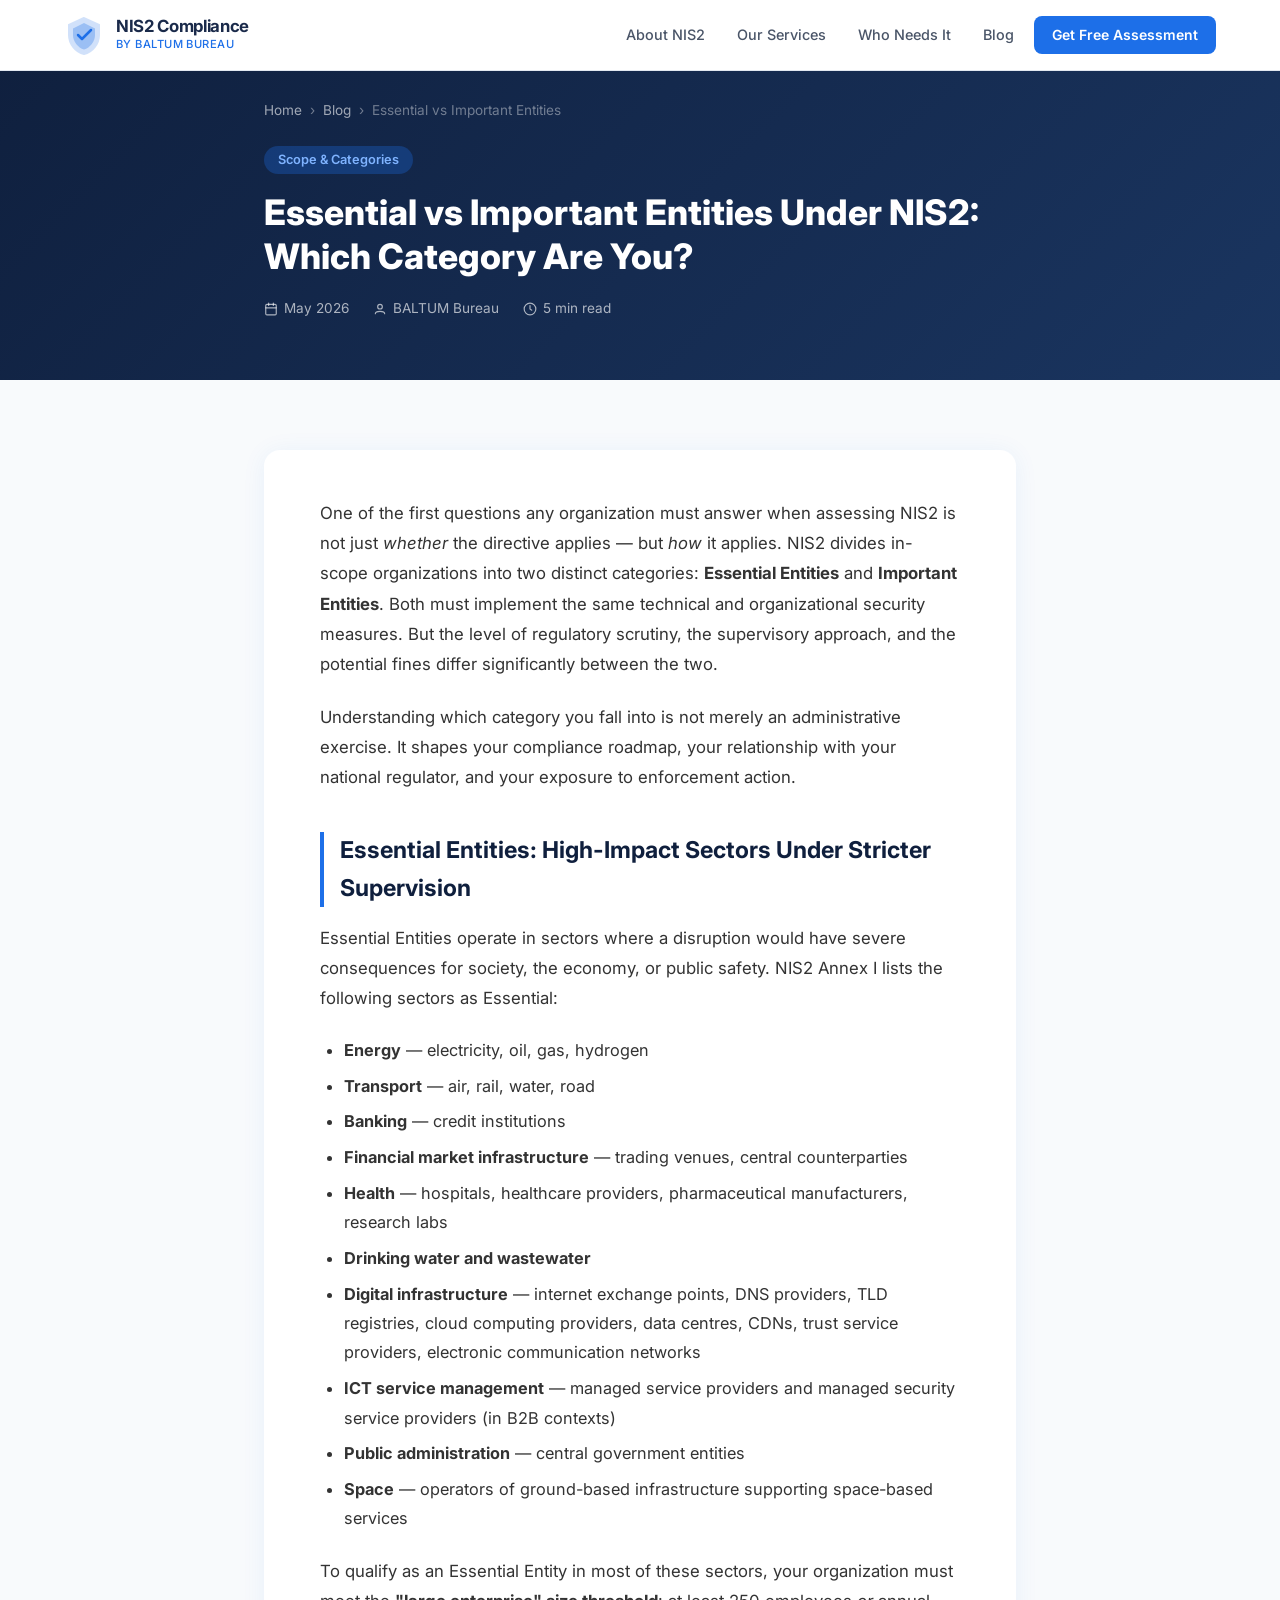
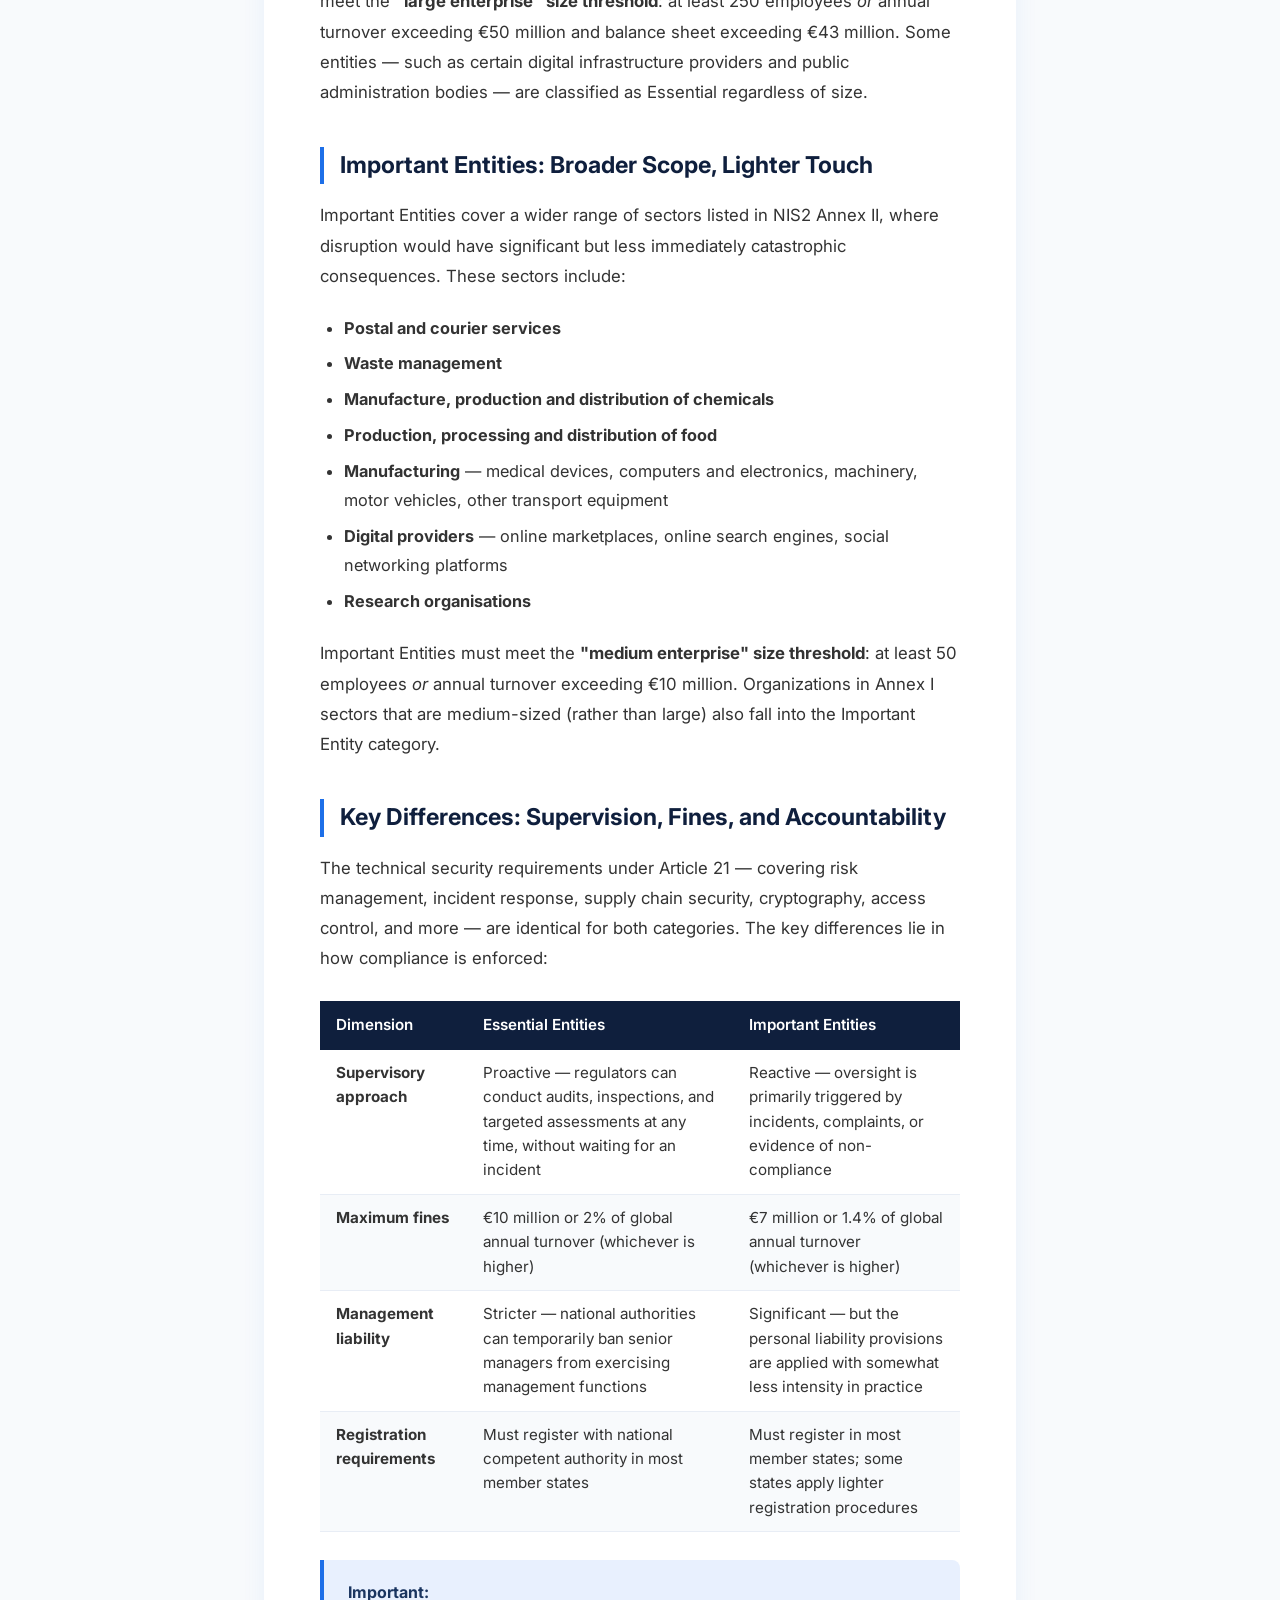
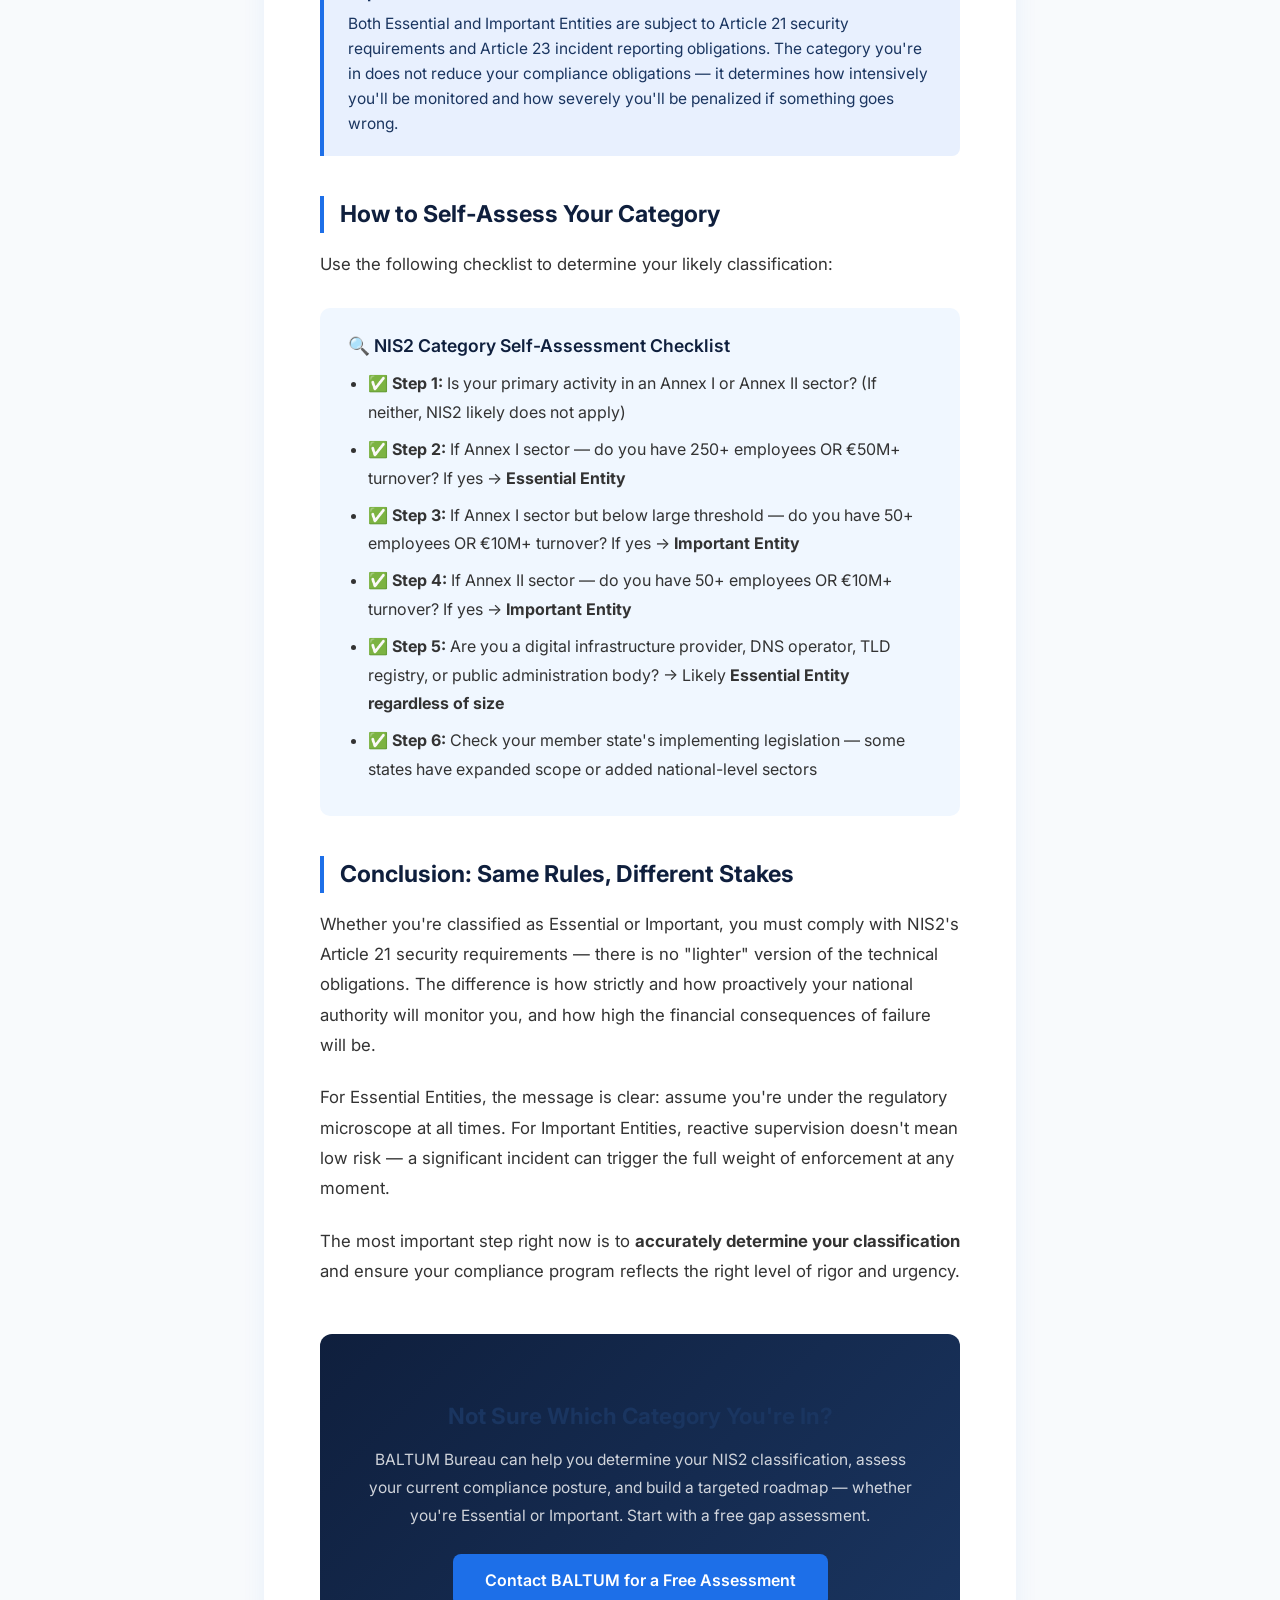
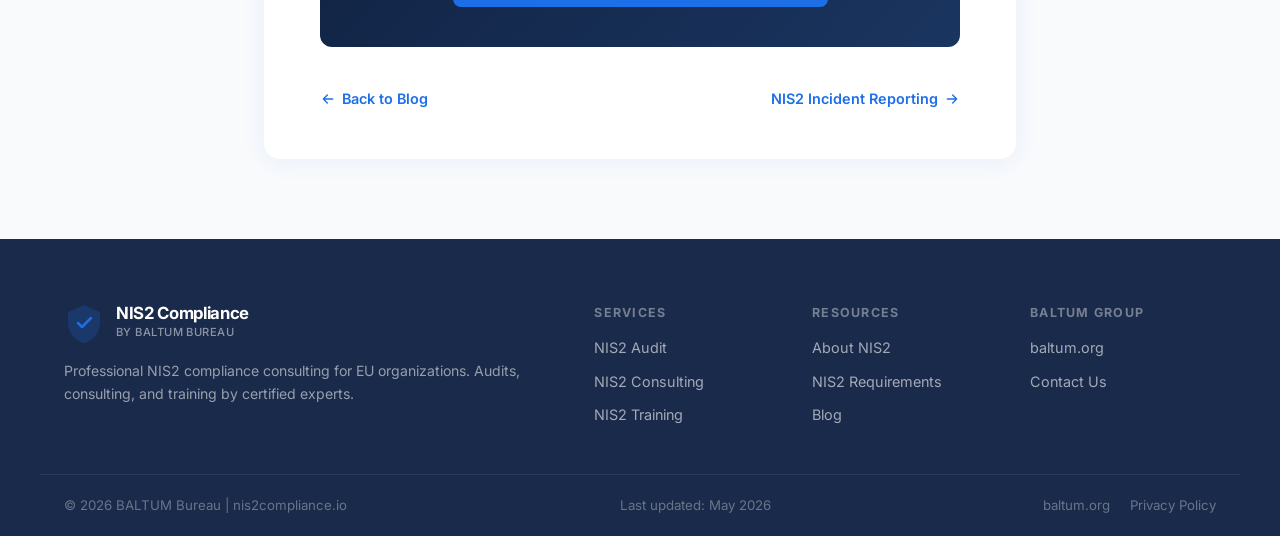
<file: blog/nis2-essential-vs-important.html>
<!DOCTYPE html>
<html lang="en">
<head>
  <meta charset="UTF-8" />
  <meta name="viewport" content="width=device-width, initial-scale=1.0" />
  <title>Essential vs Important Entities Under NIS2: Which Category Are You? | BALTUM Bureau</title>
  <meta name="description" content="NIS2 divides organizations into Essential and Important Entities with different oversight levels and fines. Find out which category applies to your organization and what it means in practice." />
  <meta name="keywords" content="NIS2 essential entities, NIS2 important entities, NIS2 categories, NIS2 compliance, BALTUM Bureau" />
  <meta name="author" content="BALTUM Bureau" />
  <meta property="og:title" content="Essential vs Important Entities Under NIS2: Which Category Are You?" />
  <meta property="og:description" content="NIS2 divides organizations into two categories with different oversight levels. Learn which one applies to you and what the differences mean in practice." />
  <meta property="og:url" content="https://nis2compliance.io/blog/nis2-essential-vs-important.html" />
  <meta property="og:type" content="article" />
  <link rel="canonical" href="https://nis2compliance.io/blog/nis2-essential-vs-important.html" />
  <link rel="preconnect" href="https://fonts.googleapis.com" />
  <link rel="preconnect" href="https://fonts.gstatic.com" crossorigin />
  <link href="https://fonts.googleapis.com/css2?family=Inter:wght@300;400;500;600;700;800&display=swap" rel="stylesheet" />
  <link rel="stylesheet" href="../style.css" />
  <style>
    .article-hero {
      background: linear-gradient(135deg, #0f1f3d 0%, #1a3560 100%);
      padding: 100px 0 60px;
      color: #fff;
    }
    .article-hero .container { max-width: 800px; }
    .article-breadcrumb {
      display: flex; align-items: center; gap: 8px;
      font-size: 0.85rem; color: rgba(255,255,255,0.6); margin-bottom: 1.5rem;
    }
    .article-breadcrumb a { color: rgba(255,255,255,0.6); text-decoration: none; }
    .article-breadcrumb a:hover { color: #fff; }
    .article-breadcrumb span { color: rgba(255,255,255,0.4); }
    .article-tag {
      display: inline-block; background: rgba(29,111,232,0.3);
      color: #7fb3ff; padding: 4px 14px; border-radius: 20px;
      font-size: 0.8rem; font-weight: 600; margin-bottom: 1rem;
    }
    .article-hero h1 {
      font-size: 2.2rem; font-weight: 800; line-height: 1.25;
      margin-bottom: 1.25rem;
    }
    .article-meta {
      display: flex; align-items: center; gap: 1.5rem;
      font-size: 0.85rem; color: rgba(255,255,255,0.65);
    }
    .article-meta-item { display: flex; align-items: center; gap: 6px; }

    .article-body-section { padding: 70px 0 80px; background: #f8fafc; }
    .article-container { max-width: 800px; margin: 0 auto; padding: 0 1.5rem; }
    .article-content {
      background: #fff; border-radius: 16px;
      box-shadow: 0 2px 24px rgba(29,111,232,0.07);
      padding: 3rem 3.5rem;
    }
    @media (max-width: 640px) {
      .article-content { padding: 2rem 1.5rem; }
      .article-hero h1 { font-size: 1.6rem; }
    }
    .article-content p {
      font-size: 1.05rem; line-height: 1.8; color: #333;
      margin-bottom: 1.4rem;
    }
    .article-content h2 {
      font-size: 1.45rem; font-weight: 700; color: #0f1f3d;
      margin: 2.5rem 0 1rem; padding-left: 1rem;
      border-left: 4px solid #1D6FE8;
    }
    .article-content h3 {
      font-size: 1.1rem; font-weight: 600; color: #1a3560;
      margin: 1.5rem 0 0.6rem;
    }
    .article-content ul {
      margin: 0.75rem 0 1.4rem 1.5rem;
      line-height: 1.8; color: #333; font-size: 1.02rem;
    }
    .article-content ul li { margin-bottom: 0.4rem; }
    .info-box {
      background: #e8f0fe; border-left: 4px solid #1D6FE8;
      border-radius: 0 8px 8px 0; padding: 1.25rem 1.5rem;
      margin: 1.75rem 0; font-size: 0.97rem; color: #1a3560;
    }
    .info-box strong { display: block; margin-bottom: 0.4rem; font-size: 1rem; }
    .compare-table {
      width: 100%; border-collapse: collapse; margin: 1.75rem 0;
      font-size: 0.95rem;
    }
    .compare-table th {
      background: #0f1f3d; color: #fff;
      padding: 0.75rem 1rem; text-align: left; font-weight: 600;
    }
    .compare-table td {
      padding: 0.7rem 1rem; border-bottom: 1px solid #e8edf5;
      color: #333; vertical-align: top;
    }
    .compare-table tr:nth-child(even) td { background: #f8fafc; }
    .checklist {
      background: #f0f7ff; border-radius: 10px;
      padding: 1.5rem 1.75rem; margin: 1.75rem 0;
    }
    .checklist h3 { margin-top: 0; color: #0f1f3d; }
    .checklist ul { margin: 0.5rem 0 0 1.25rem; }
    .checklist ul li { margin-bottom: 0.5rem; font-size: 1rem; }
    .article-cta {
      background: linear-gradient(135deg, #0f1f3d 0%, #1a3560 100%);
      border-radius: 12px; padding: 2.5rem; margin-top: 3rem; text-align: center; color: #fff;
    }
    .article-cta h3 { font-size: 1.4rem; font-weight: 700; margin-bottom: 0.75rem; }
    .article-cta p { color: rgba(255,255,255,0.8); margin-bottom: 1.5rem; font-size: 0.97rem; }
    .article-nav { display: flex; justify-content: space-between; margin-top: 2.5rem; gap: 1rem; }
    .article-nav a {
      color: #1D6FE8; text-decoration: none; font-weight: 600;
      font-size: 0.9rem; display: flex; align-items: center; gap: 6px;
    }
    .article-nav a:hover { text-decoration: underline; }
  </style>
</head>
<body>

<!-- HEADER / NAV -->
<header class="header" id="top">
  <div class="container nav-container">
    <a href="../index.html" class="logo">
      <svg class="logo-icon" viewBox="0 0 40 40" fill="none" xmlns="http://www.w3.org/2000/svg">
        <path d="M20 3L5 10V20C5 28.8 11.6 37.1 20 39C28.4 37.1 35 28.8 35 20V10L20 3Z" fill="#1D6FE8" opacity="0.2" stroke="#1D6FE8" stroke-width="2"/>
        <path d="M20 8L9 13.5V20C9 26.6 13.9 32.7 20 34.5C26.1 32.7 31 26.6 31 20V13.5L20 8Z" fill="#1D6FE8" opacity="0.3"/>
        <path d="M14 20L18 24L27 15" stroke="#1D6FE8" stroke-width="2.5" stroke-linecap="round" stroke-linejoin="round"/>
      </svg>
      <div class="logo-text">
        <span class="logo-name">NIS2 Compliance</span>
        <span class="logo-tagline">by BALTUM Bureau</span>
      </div>
    </a>
    <button class="mobile-toggle" id="mobileToggle" aria-label="Toggle menu">
      <span></span><span></span><span></span>
    </button>
    <nav class="nav" id="navMenu">
      <a href="../index.html#about" class="nav-link">About NIS2</a>
      <a href="../index.html#services" class="nav-link">Our Services</a>
      <a href="../index.html#who-needs" class="nav-link">Who Needs It</a>
      <a href="/blog/" class="nav-link">Blog</a>
      <a href="../index.html#contact" class="btn btn-primary btn-sm">Get Free Assessment</a>
    </nav>
  </div>
</header>

<!-- ARTICLE HERO -->
<section class="article-hero">
  <div class="container">
    <div class="article-breadcrumb">
      <a href="../index.html">Home</a>
      <span>›</span>
      <a href="index.html">Blog</a>
      <span>›</span>
      <span>Essential vs Important Entities</span>
    </div>
    <div class="article-tag">Scope & Categories</div>
    <h1>Essential vs Important Entities Under NIS2: Which Category Are You?</h1>
    <div class="article-meta">
      <div class="article-meta-item">
        <svg width="14" height="14" viewBox="0 0 24 24" fill="none"><rect x="3" y="4" width="18" height="18" rx="2" stroke="currentColor" stroke-width="2"/><path d="M16 2V6M8 2V6M3 10H21" stroke="currentColor" stroke-width="2" stroke-linecap="round"/></svg>
        May 2026
      </div>
      <div class="article-meta-item">
        <svg width="14" height="14" viewBox="0 0 24 24" fill="none"><circle cx="12" cy="8" r="4" stroke="currentColor" stroke-width="2"/><path d="M4 20C4 17.79 7.58 16 12 16C16.42 16 20 17.79 20 20" stroke="currentColor" stroke-width="2" stroke-linecap="round"/></svg>
        BALTUM Bureau
      </div>
      <div class="article-meta-item">
        <svg width="14" height="14" viewBox="0 0 24 24" fill="none"><circle cx="12" cy="12" r="10" stroke="currentColor" stroke-width="2"/><path d="M12 6V12L15 14" stroke="currentColor" stroke-width="2" stroke-linecap="round"/></svg>
        5 min read
      </div>
    </div>
  </div>
</section>

<!-- ARTICLE BODY -->
<section class="article-body-section">
  <div class="article-container">
    <div class="article-content">

      <p>One of the first questions any organization must answer when assessing NIS2 is not just <em>whether</em> the directive applies — but <em>how</em> it applies. NIS2 divides in-scope organizations into two distinct categories: <strong>Essential Entities</strong> and <strong>Important Entities</strong>. Both must implement the same technical and organizational security measures. But the level of regulatory scrutiny, the supervisory approach, and the potential fines differ significantly between the two.</p>

      <p>Understanding which category you fall into is not merely an administrative exercise. It shapes your compliance roadmap, your relationship with your national regulator, and your exposure to enforcement action.</p>

      <h2>Essential Entities: High-Impact Sectors Under Stricter Supervision</h2>

      <p>Essential Entities operate in sectors where a disruption would have severe consequences for society, the economy, or public safety. NIS2 Annex I lists the following sectors as Essential:</p>
      <ul>
        <li><strong>Energy</strong> — electricity, oil, gas, hydrogen</li>
        <li><strong>Transport</strong> — air, rail, water, road</li>
        <li><strong>Banking</strong> — credit institutions</li>
        <li><strong>Financial market infrastructure</strong> — trading venues, central counterparties</li>
        <li><strong>Health</strong> — hospitals, healthcare providers, pharmaceutical manufacturers, research labs</li>
        <li><strong>Drinking water and wastewater</strong></li>
        <li><strong>Digital infrastructure</strong> — internet exchange points, DNS providers, TLD registries, cloud computing providers, data centres, CDNs, trust service providers, electronic communication networks</li>
        <li><strong>ICT service management</strong> — managed service providers and managed security service providers (in B2B contexts)</li>
        <li><strong>Public administration</strong> — central government entities</li>
        <li><strong>Space</strong> — operators of ground-based infrastructure supporting space-based services</li>
      </ul>

      <p>To qualify as an Essential Entity in most of these sectors, your organization must meet the <strong>"large enterprise" size threshold</strong>: at least 250 employees <em>or</em> annual turnover exceeding €50 million and balance sheet exceeding €43 million. Some entities — such as certain digital infrastructure providers and public administration bodies — are classified as Essential regardless of size.</p>

      <h2>Important Entities: Broader Scope, Lighter Touch</h2>

      <p>Important Entities cover a wider range of sectors listed in NIS2 Annex II, where disruption would have significant but less immediately catastrophic consequences. These sectors include:</p>
      <ul>
        <li><strong>Postal and courier services</strong></li>
        <li><strong>Waste management</strong></li>
        <li><strong>Manufacture, production and distribution of chemicals</strong></li>
        <li><strong>Production, processing and distribution of food</strong></li>
        <li><strong>Manufacturing</strong> — medical devices, computers and electronics, machinery, motor vehicles, other transport equipment</li>
        <li><strong>Digital providers</strong> — online marketplaces, online search engines, social networking platforms</li>
        <li><strong>Research organisations</strong></li>
      </ul>

      <p>Important Entities must meet the <strong>"medium enterprise" size threshold</strong>: at least 50 employees <em>or</em> annual turnover exceeding €10 million. Organizations in Annex I sectors that are medium-sized (rather than large) also fall into the Important Entity category.</p>

      <h2>Key Differences: Supervision, Fines, and Accountability</h2>

      <p>The technical security requirements under Article 21 — covering risk management, incident response, supply chain security, cryptography, access control, and more — are identical for both categories. The key differences lie in how compliance is enforced:</p>

      <table class="compare-table">
        <thead>
          <tr>
            <th>Dimension</th>
            <th>Essential Entities</th>
            <th>Important Entities</th>
          </tr>
        </thead>
        <tbody>
          <tr>
            <td><strong>Supervisory approach</strong></td>
            <td>Proactive — regulators can conduct audits, inspections, and targeted assessments at any time, without waiting for an incident</td>
            <td>Reactive — oversight is primarily triggered by incidents, complaints, or evidence of non-compliance</td>
          </tr>
          <tr>
            <td><strong>Maximum fines</strong></td>
            <td>€10 million or 2% of global annual turnover (whichever is higher)</td>
            <td>€7 million or 1.4% of global annual turnover (whichever is higher)</td>
          </tr>
          <tr>
            <td><strong>Management liability</strong></td>
            <td>Stricter — national authorities can temporarily ban senior managers from exercising management functions</td>
            <td>Significant — but the personal liability provisions are applied with somewhat less intensity in practice</td>
          </tr>
          <tr>
            <td><strong>Registration requirements</strong></td>
            <td>Must register with national competent authority in most member states</td>
            <td>Must register in most member states; some states apply lighter registration procedures</td>
          </tr>
        </tbody>
      </table>

      <div class="info-box">
        <strong>Important:</strong>
        Both Essential and Important Entities are subject to Article 21 security requirements and Article 23 incident reporting obligations. The category you're in does not reduce your compliance obligations — it determines how intensively you'll be monitored and how severely you'll be penalized if something goes wrong.
      </div>

      <h2>How to Self-Assess Your Category</h2>

      <p>Use the following checklist to determine your likely classification:</p>

      <div class="checklist">
        <h3>🔍 NIS2 Category Self-Assessment Checklist</h3>
        <ul>
          <li>✅ <strong>Step 1:</strong> Is your primary activity in an Annex I or Annex II sector? (If neither, NIS2 likely does not apply)</li>
          <li>✅ <strong>Step 2:</strong> If Annex I sector — do you have 250+ employees OR €50M+ turnover? If yes → <strong>Essential Entity</strong></li>
          <li>✅ <strong>Step 3:</strong> If Annex I sector but below large threshold — do you have 50+ employees OR €10M+ turnover? If yes → <strong>Important Entity</strong></li>
          <li>✅ <strong>Step 4:</strong> If Annex II sector — do you have 50+ employees OR €10M+ turnover? If yes → <strong>Important Entity</strong></li>
          <li>✅ <strong>Step 5:</strong> Are you a digital infrastructure provider, DNS operator, TLD registry, or public administration body? → Likely <strong>Essential Entity regardless of size</strong></li>
          <li>✅ <strong>Step 6:</strong> Check your member state's implementing legislation — some states have expanded scope or added national-level sectors</li>
        </ul>
      </div>

      <h2>Conclusion: Same Rules, Different Stakes</h2>

      <p>Whether you're classified as Essential or Important, you must comply with NIS2's Article 21 security requirements — there is no "lighter" version of the technical obligations. The difference is how strictly and how proactively your national authority will monitor you, and how high the financial consequences of failure will be.</p>

      <p>For Essential Entities, the message is clear: assume you're under the regulatory microscope at all times. For Important Entities, reactive supervision doesn't mean low risk — a significant incident can trigger the full weight of enforcement at any moment.</p>

      <p>The most important step right now is to <strong>accurately determine your classification</strong> and ensure your compliance program reflects the right level of rigor and urgency.</p>

      <div class="article-cta">
        <h3>Not Sure Which Category You're In?</h3>
        <p>BALTUM Bureau can help you determine your NIS2 classification, assess your current compliance posture, and build a targeted roadmap — whether you're Essential or Important. Start with a free gap assessment.</p>
        <a href="../index.html#contact" class="btn btn-primary btn-lg">Contact BALTUM for a Free Assessment</a>
      </div>

      <div class="article-nav">
        <a href="index.html">
          <svg width="16" height="16" viewBox="0 0 24 24" fill="none"><path d="M19 12H5M11 6L5 12L11 18" stroke="#1D6FE8" stroke-width="2" stroke-linecap="round" stroke-linejoin="round"/></svg>
          Back to Blog
        </a>
        <a href="nis2-incident-reporting.html">
          NIS2 Incident Reporting
          <svg width="16" height="16" viewBox="0 0 24 24" fill="none"><path d="M5 12H19M13 6L19 12L13 18" stroke="#1D6FE8" stroke-width="2" stroke-linecap="round" stroke-linejoin="round"/></svg>
        </a>
      </div>

    </div>
  </div>
</section>

<!-- FOOTER -->
<footer class="footer">
  <div class="container footer-inner">
    <div class="footer-brand">
      <a href="../index.html" class="logo">
        <svg class="logo-icon" viewBox="0 0 40 40" fill="none"><path d="M20 3L5 10V20C5 28.8 11.6 37.1 20 39C28.4 37.1 35 28.8 35 20V10L20 3Z" fill="#1D6FE8" opacity="0.2" stroke="#1D6FE8" stroke-width="2"/><path d="M14 20L18 24L27 15" stroke="#1D6FE8" stroke-width="2.5" stroke-linecap="round" stroke-linejoin="round"/></svg>
        <div class="logo-text">
          <span class="logo-name">NIS2 Compliance</span>
          <span class="logo-tagline">by BALTUM Bureau</span>
        </div>
      </a>
      <p class="footer-desc">Professional NIS2 compliance consulting for EU organizations. Audits, consulting, and training by certified experts.</p>
    </div>
    <div class="footer-links">
      <div class="footer-col">
        <div class="footer-col-title">Services</div>
        <a href="../index.html#services">NIS2 Audit</a>
        <a href="../index.html#services">NIS2 Consulting</a>
        <a href="../index.html#services">NIS2 Training</a>
      </div>
      <div class="footer-col">
        <div class="footer-col-title">Resources</div>
        <a href="../index.html#about">About NIS2</a>
        <a href="../index.html#requirements">NIS2 Requirements</a>
        <a href="index.html">Blog</a>
      </div>
      <div class="footer-col">
        <div class="footer-col-title">BALTUM Group</div>
        <a href="https://baltum.org" target="_blank" rel="noopener">baltum.org</a>
        <a href="../index.html#contact">Contact Us</a>
      </div>
    </div>
  </div>
  <div class="footer-bottom">
    <div class="container footer-bottom-inner">
      <span>© 2026 BALTUM Bureau | nis2compliance.io</span>
      <span class="footer-updated">Last updated: May 2026</span>
      <div class="footer-bottom-links">
        <a href="https://baltum.org" target="_blank" rel="noopener">baltum.org</a>
        <a href="../index.html#privacy">Privacy Policy</a>
      </div>
    </div>
  </div>
</footer>

<script>
  const toggle = document.getElementById('mobileToggle');
  const navMenu = document.getElementById('navMenu');
  toggle.addEventListener('click', () => {
    navMenu.classList.toggle('active');
    toggle.classList.toggle('active');
  });
  document.querySelectorAll('.nav-link, .nav .btn').forEach(link => {
    link.addEventListener('click', () => {
      navMenu.classList.remove('active');
      toggle.classList.remove('active');
    });
  });
  window.addEventListener('scroll', () => {
    const header = document.querySelector('.header');
    if (window.scrollY > 20) {
      header.classList.add('scrolled');
    } else {
      header.classList.remove('scrolled');
    }
  });
</script>

</body>
</html>
</file>
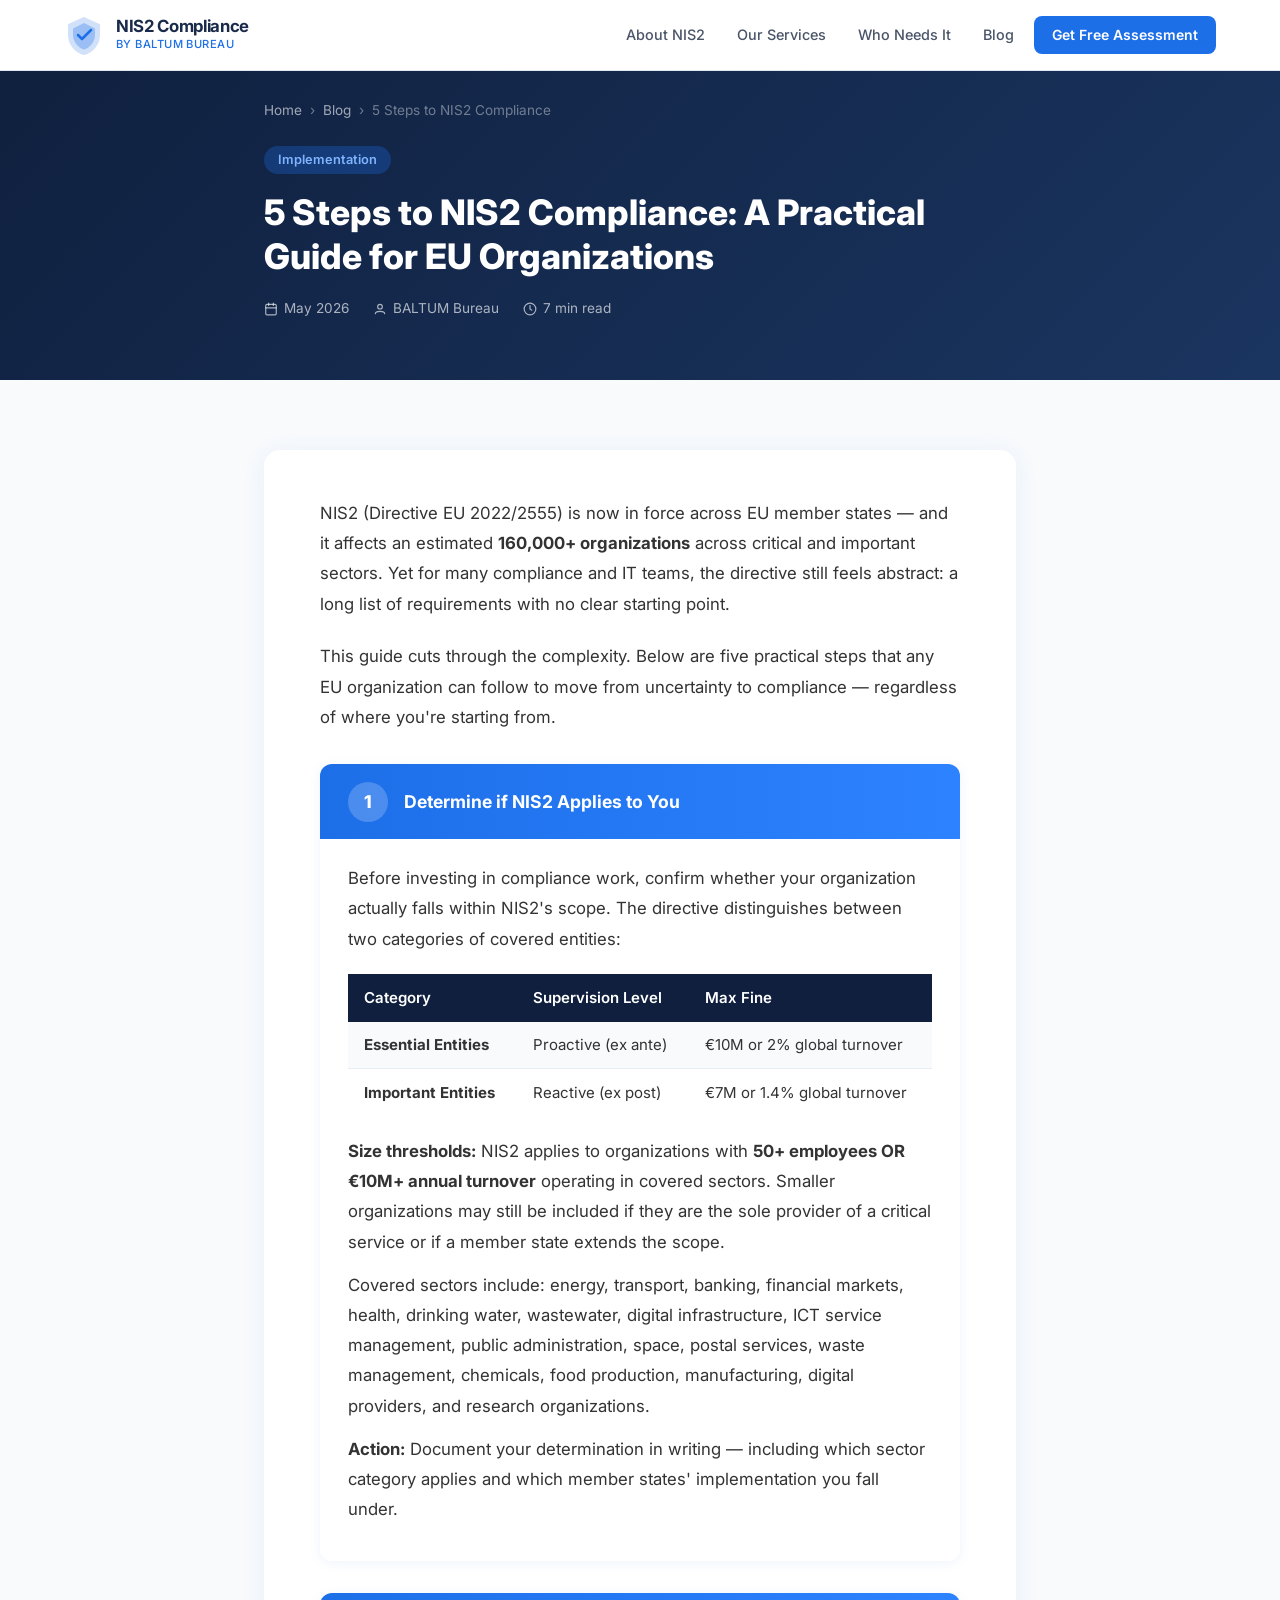
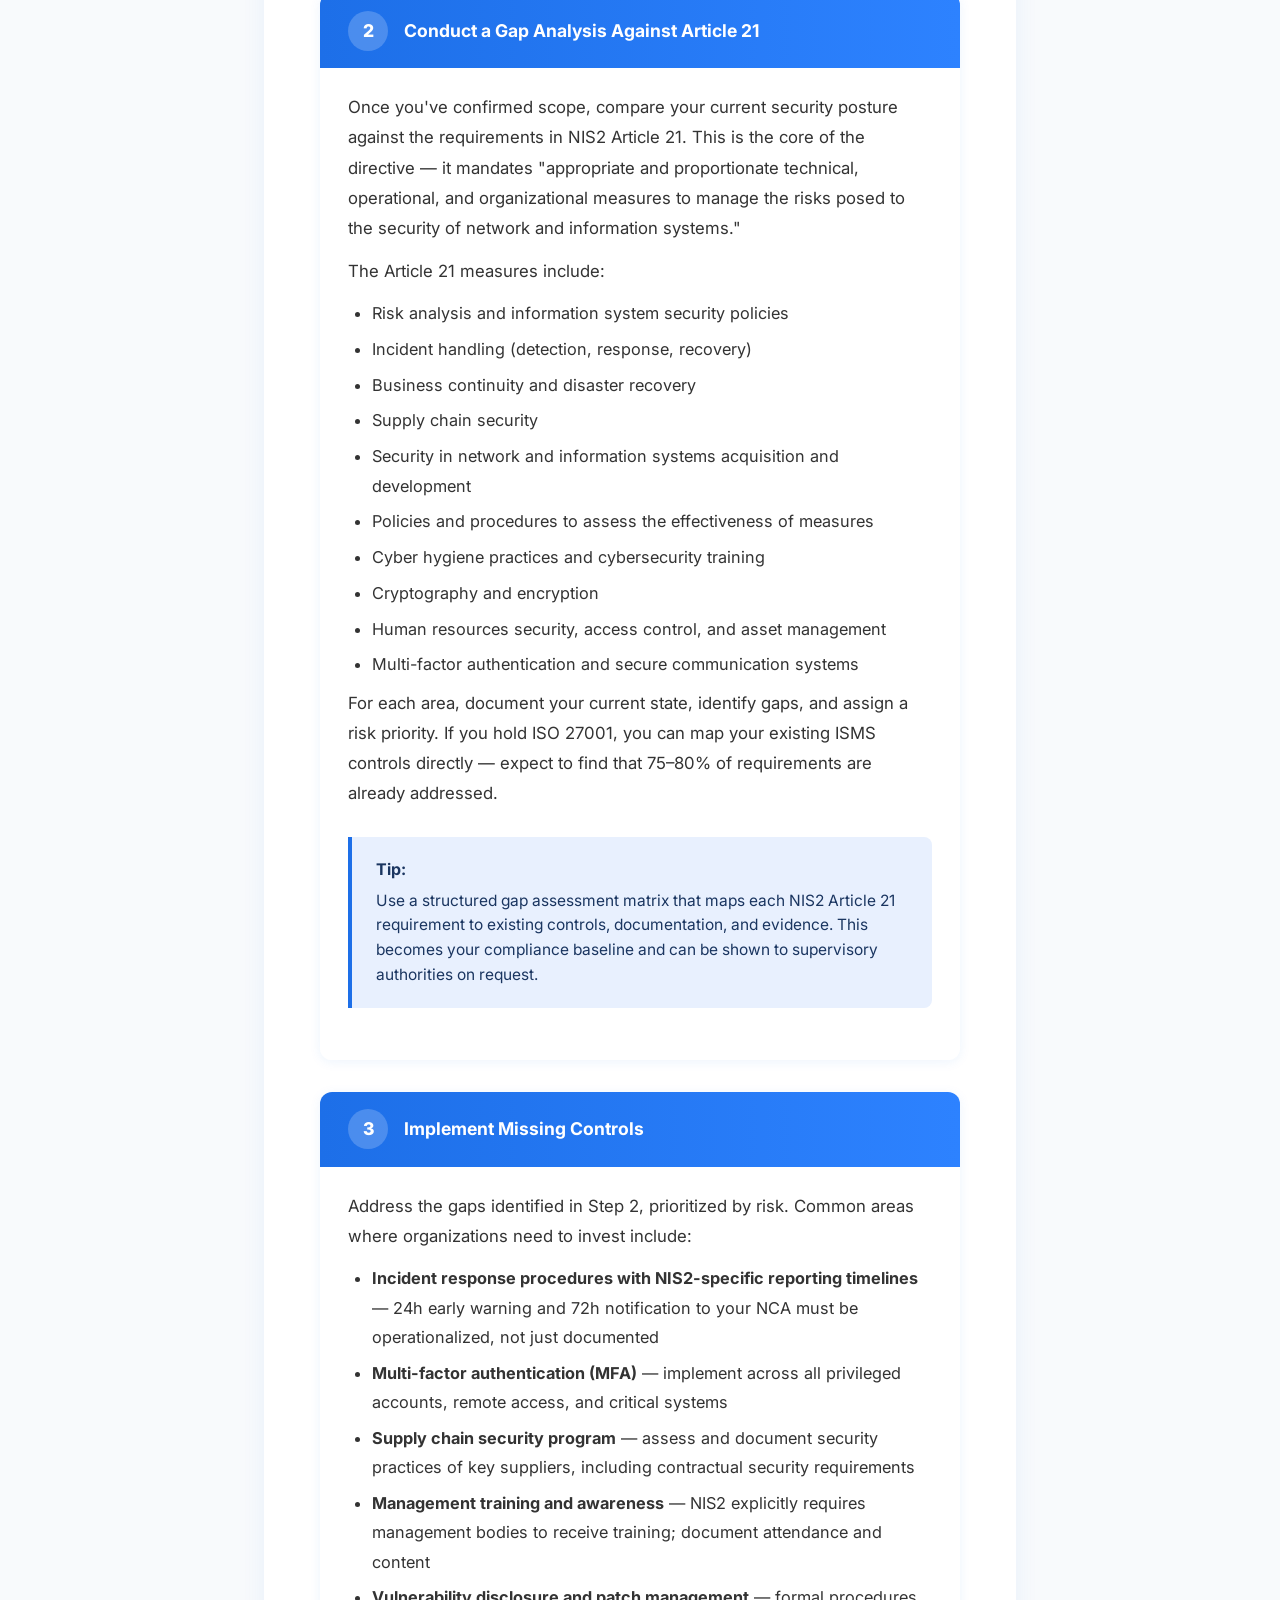
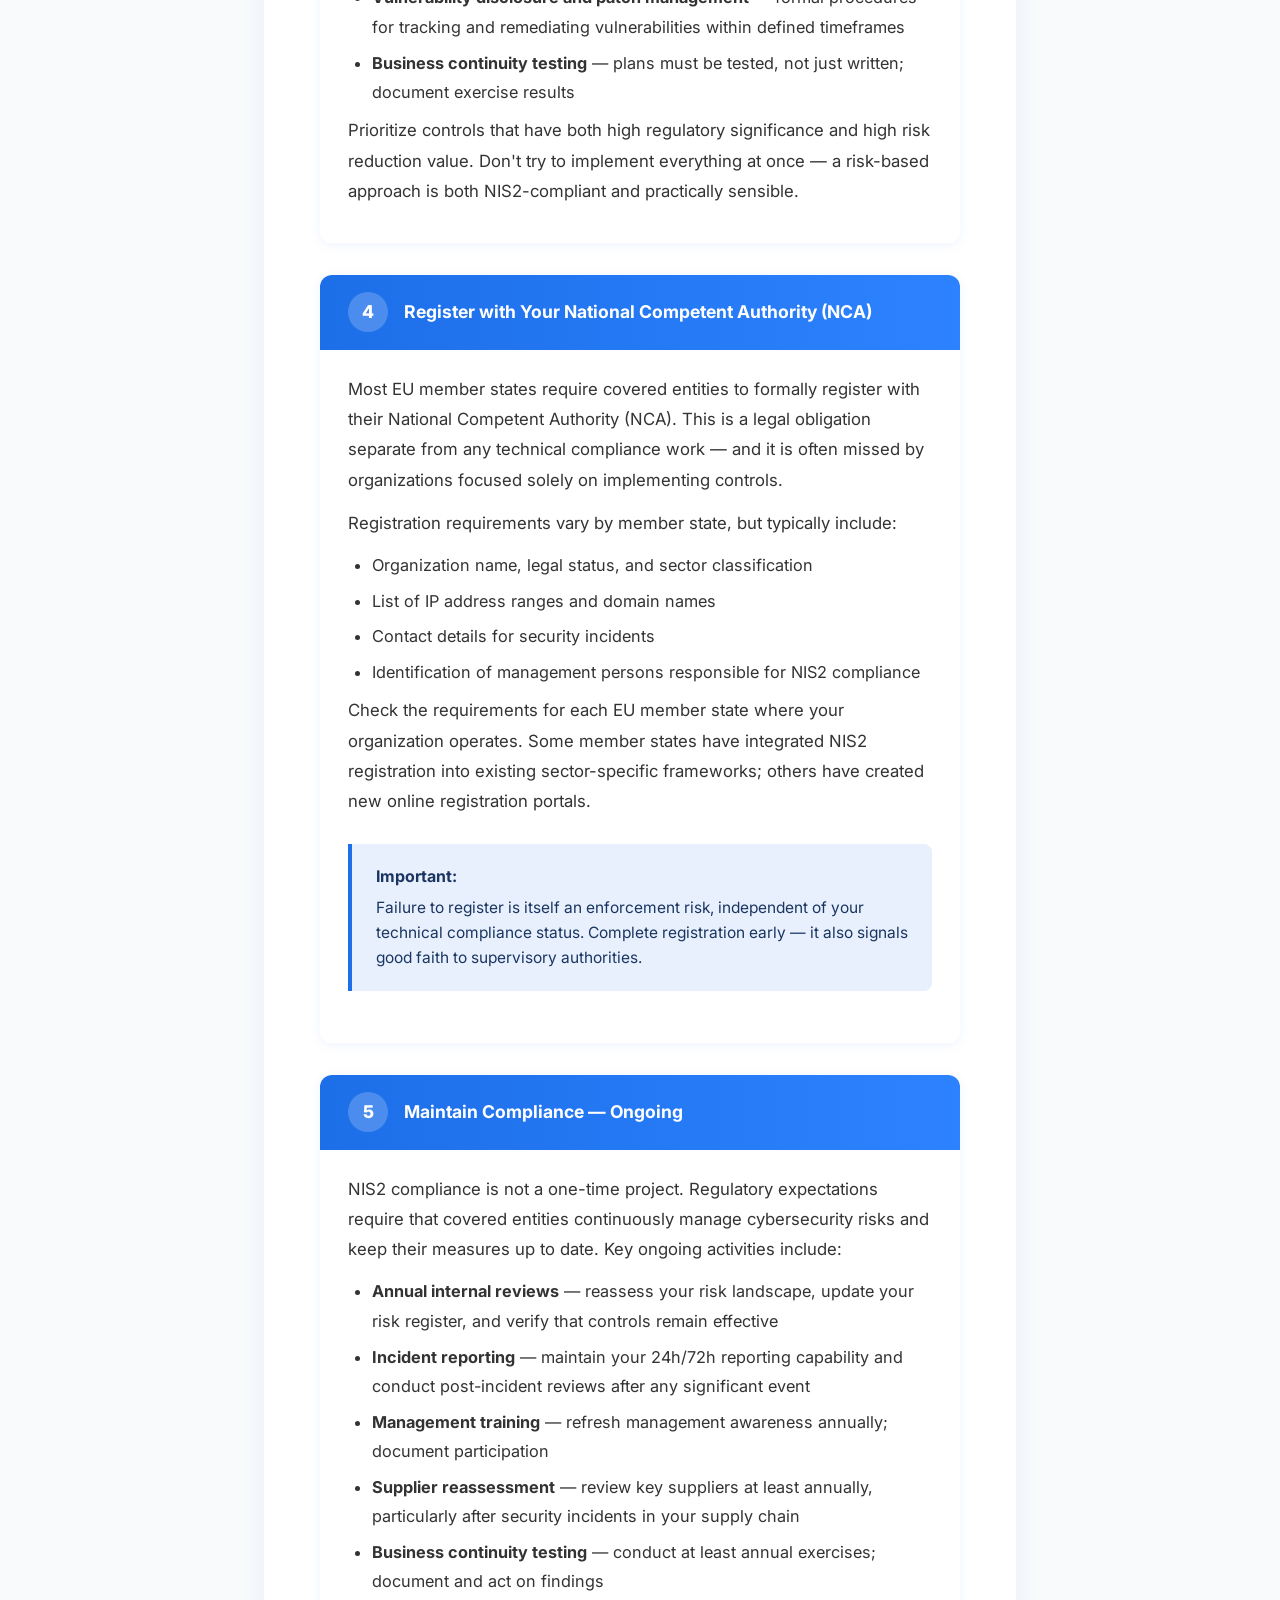
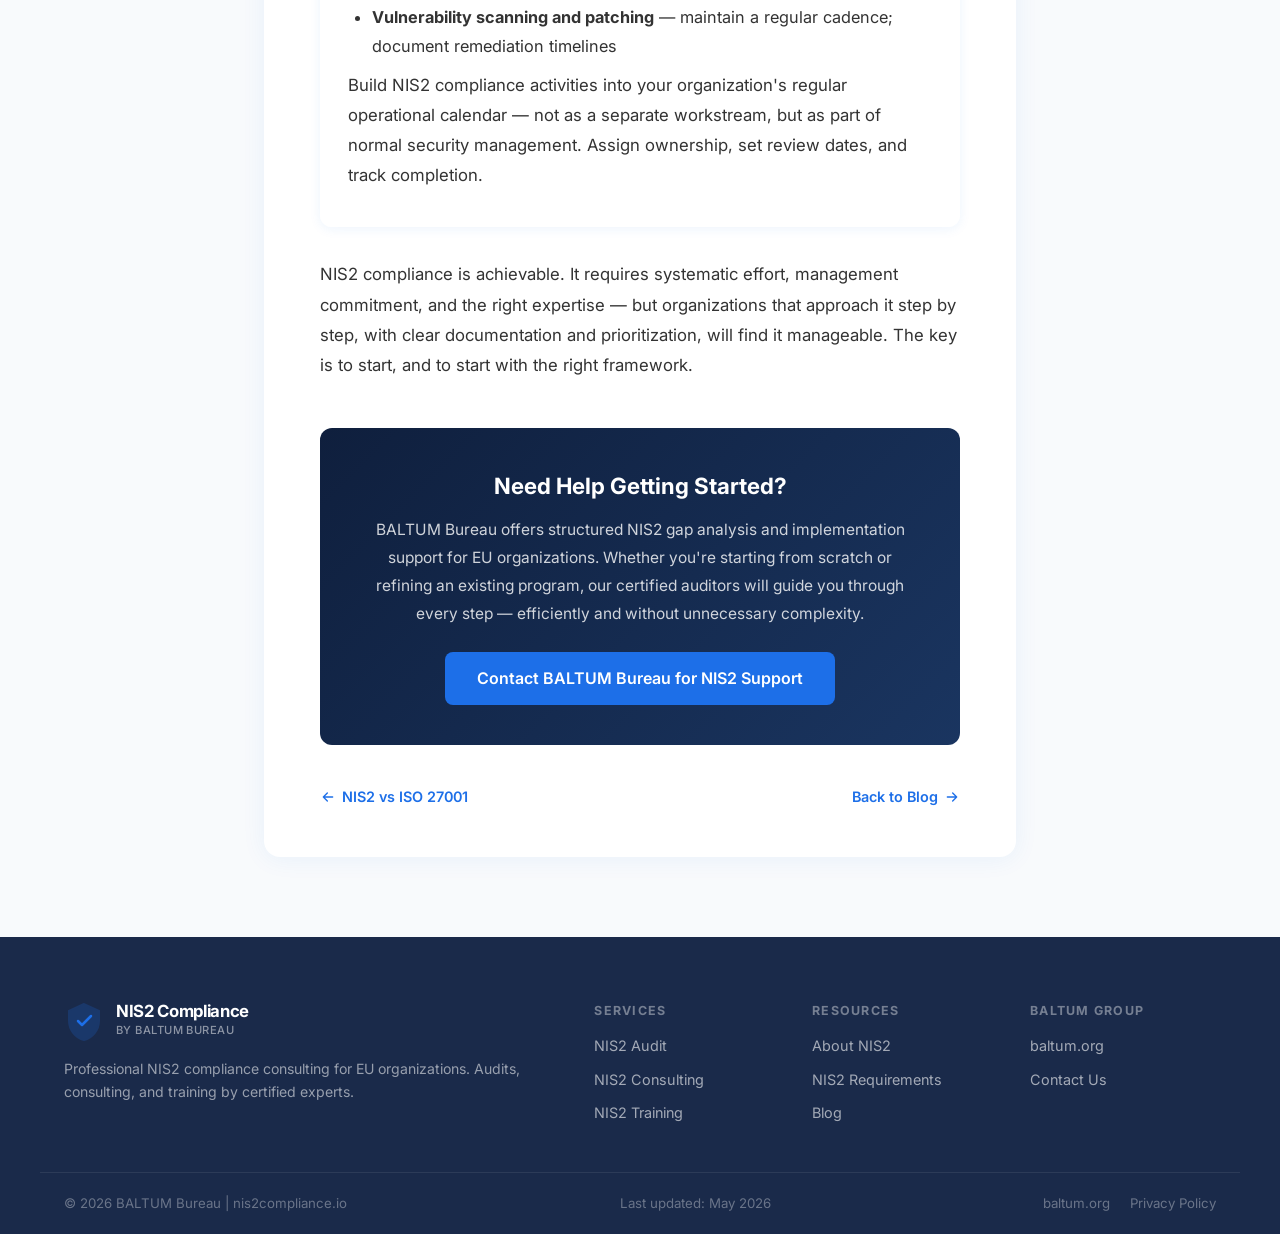
<file: blog/nis2-implementation-steps.html>
<!DOCTYPE html>
<html lang="en">
<head>
  <meta charset="UTF-8" />
  <meta name="viewport" content="width=device-width, initial-scale=1.0" />
  <title>5 Steps to NIS2 Compliance: A Practical Guide | BALTUM Bureau</title>
  <meta name="description" content="A practical 5-step guide to NIS2 compliance for EU organizations: from determining if NIS2 applies, through gap analysis and control implementation, to national registration and ongoing compliance." />
  <meta name="keywords" content="NIS2 implementation steps, NIS2 compliance guide, NIS2 gap analysis, NIS2 registration, BALTUM Bureau" />
  <meta name="author" content="BALTUM Bureau" />
  <meta property="og:title" content="5 Steps to NIS2 Compliance: A Practical Guide for EU Organizations" />
  <meta property="og:description" content="NIS2 applies to 160,000+ EU organizations. Here's a practical 5-step roadmap to achieve compliance efficiently." />
  <meta property="og:url" content="https://nis2compliance.io/blog/nis2-implementation-steps.html" />
  <meta property="og:type" content="article" />
  <link rel="canonical" href="https://nis2compliance.io/blog/nis2-implementation-steps.html" />
  <link rel="preconnect" href="https://fonts.googleapis.com" />
  <link rel="preconnect" href="https://fonts.gstatic.com" crossorigin />
  <link href="https://fonts.googleapis.com/css2?family=Inter:wght@300;400;500;600;700;800&display=swap" rel="stylesheet" />
  <link rel="stylesheet" href="../style.css" />
  <style>
    .article-hero {
      background: linear-gradient(135deg, #0f1f3d 0%, #1a3560 100%);
      padding: 100px 0 60px;
      color: #fff;
    }
    .article-hero .container { max-width: 800px; }
    .article-breadcrumb {
      display: flex; align-items: center; gap: 8px;
      font-size: 0.85rem; color: rgba(255,255,255,0.6); margin-bottom: 1.5rem;
    }
    .article-breadcrumb a { color: rgba(255,255,255,0.6); text-decoration: none; }
    .article-breadcrumb a:hover { color: #fff; }
    .article-breadcrumb span { color: rgba(255,255,255,0.4); }
    .article-tag {
      display: inline-block; background: rgba(29,111,232,0.3);
      color: #7fb3ff; padding: 4px 14px; border-radius: 20px;
      font-size: 0.8rem; font-weight: 600; margin-bottom: 1rem;
    }
    .article-hero h1 {
      font-size: 2.2rem; font-weight: 800; line-height: 1.25;
      margin-bottom: 1.25rem;
    }
    .article-meta {
      display: flex; align-items: center; gap: 1.5rem;
      font-size: 0.85rem; color: rgba(255,255,255,0.65);
    }
    .article-meta-item { display: flex; align-items: center; gap: 6px; }

    .article-body-section { padding: 70px 0 80px; background: #f8fafc; }
    .article-container { max-width: 800px; margin: 0 auto; padding: 0 1.5rem; }
    .article-content {
      background: #fff; border-radius: 16px;
      box-shadow: 0 2px 24px rgba(29,111,232,0.07);
      padding: 3rem 3.5rem;
    }
    @media (max-width: 640px) {
      .article-content { padding: 2rem 1.5rem; }
      .article-hero h1 { font-size: 1.6rem; }
    }
    .article-content p {
      font-size: 1.05rem; line-height: 1.8; color: #333;
      margin-bottom: 1.4rem;
    }
    .article-content h2 {
      font-size: 1.45rem; font-weight: 700; color: #0f1f3d;
      margin: 2.5rem 0 1rem;
    }
    .article-content ul {
      margin: 0.75rem 0 1.4rem 1.5rem;
      line-height: 1.8; color: #333; font-size: 1.02rem;
    }
    .article-content ul li { margin-bottom: 0.4rem; }
    .step-block {
      border-radius: 12px; overflow: hidden;
      margin: 2rem 0; box-shadow: 0 2px 12px rgba(29,111,232,0.08);
    }
    .step-header {
      background: linear-gradient(90deg, #1D6FE8 0%, #2d82ff 100%);
      padding: 1.1rem 1.75rem;
      display: flex; align-items: center; gap: 1rem; color: #fff;
    }
    .step-number {
      width: 40px; height: 40px; border-radius: 50%;
      background: rgba(255,255,255,0.2);
      display: flex; align-items: center; justify-content: center;
      font-size: 1.1rem; font-weight: 800; flex-shrink: 0;
    }
    .step-header h2 {
      font-size: 1.1rem; font-weight: 700; color: #fff;
      margin: 0 !important; padding: 0 !important; border: none !important;
    }
    .step-body {
      background: #fff; padding: 1.5rem 1.75rem;
    }
    .step-body p { margin-bottom: 0.8rem; }
    .step-body ul { margin-bottom: 0.5rem; }
    .info-box {
      background: #e8f0fe; border-left: 4px solid #1D6FE8;
      border-radius: 0 8px 8px 0; padding: 1.25rem 1.5rem;
      margin: 1.75rem 0; font-size: 0.97rem; color: #1a3560;
    }
    .info-box strong { display: block; margin-bottom: 0.4rem; font-size: 1rem; }
    .article-cta {
      background: linear-gradient(135deg, #0f1f3d 0%, #1a3560 100%);
      border-radius: 12px; padding: 2.5rem; margin-top: 3rem; text-align: center; color: #fff;
    }
    .article-cta h3 { font-size: 1.4rem; font-weight: 700; margin-bottom: 0.75rem; }
    .article-cta p { color: rgba(255,255,255,0.8); margin-bottom: 1.5rem; font-size: 0.97rem; }
    .article-nav { display: flex; justify-content: space-between; margin-top: 2.5rem; gap: 1rem; }
    .article-nav a {
      color: #1D6FE8; text-decoration: none; font-weight: 600;
      font-size: 0.9rem; display: flex; align-items: center; gap: 6px;
    }
    .article-nav a:hover { text-decoration: underline; }
    .threshold-table {
      width: 100%; border-collapse: collapse; margin: 1.25rem 0;
      font-size: 0.94rem;
    }
    .threshold-table th {
      background: #0f1f3d; color: #fff; padding: 0.75rem 1rem;
      text-align: left; font-weight: 600;
    }
    .threshold-table td {
      padding: 0.7rem 1rem; border-bottom: 1px solid #e8edf5; color: #333;
    }
    .threshold-table tr:last-child td { border-bottom: none; }
    .threshold-table tr:nth-child(even) td { background: #f8fafc; }
  </style>
</head>
<body>

<!-- HEADER / NAV -->
<header class="header" id="top">
  <div class="container nav-container">
    <a href="../index.html" class="logo">
      <svg class="logo-icon" viewBox="0 0 40 40" fill="none" xmlns="http://www.w3.org/2000/svg">
        <path d="M20 3L5 10V20C5 28.8 11.6 37.1 20 39C28.4 37.1 35 28.8 35 20V10L20 3Z" fill="#1D6FE8" opacity="0.2" stroke="#1D6FE8" stroke-width="2"/>
        <path d="M20 8L9 13.5V20C9 26.6 13.9 32.7 20 34.5C26.1 32.7 31 26.6 31 20V13.5L20 8Z" fill="#1D6FE8" opacity="0.3"/>
        <path d="M14 20L18 24L27 15" stroke="#1D6FE8" stroke-width="2.5" stroke-linecap="round" stroke-linejoin="round"/>
      </svg>
      <div class="logo-text">
        <span class="logo-name">NIS2 Compliance</span>
        <span class="logo-tagline">by BALTUM Bureau</span>
      </div>
    </a>
    <button class="mobile-toggle" id="mobileToggle" aria-label="Toggle menu">
      <span></span><span></span><span></span>
    </button>
    <nav class="nav" id="navMenu">
      <a href="../index.html#about" class="nav-link">About NIS2</a>
      <a href="../index.html#services" class="nav-link">Our Services</a>
      <a href="../index.html#who-needs" class="nav-link">Who Needs It</a>
      <a href="/blog/" class="nav-link">Blog</a>
      <a href="../index.html#contact" class="btn btn-primary btn-sm">Get Free Assessment</a>
    </nav>
  </div>
</header>

<!-- ARTICLE HERO -->
<section class="article-hero">
  <div class="container">
    <div class="article-breadcrumb">
      <a href="../index.html">Home</a>
      <span>›</span>
      <a href="index.html">Blog</a>
      <span>›</span>
      <span>5 Steps to NIS2 Compliance</span>
    </div>
    <div class="article-tag">Implementation</div>
    <h1>5 Steps to NIS2 Compliance: A Practical Guide for EU Organizations</h1>
    <div class="article-meta">
      <div class="article-meta-item">
        <svg width="14" height="14" viewBox="0 0 24 24" fill="none"><rect x="3" y="4" width="18" height="18" rx="2" stroke="currentColor" stroke-width="2"/><path d="M16 2V6M8 2V6M3 10H21" stroke="currentColor" stroke-width="2" stroke-linecap="round"/></svg>
        May 2026
      </div>
      <div class="article-meta-item">
        <svg width="14" height="14" viewBox="0 0 24 24" fill="none"><circle cx="12" cy="8" r="4" stroke="currentColor" stroke-width="2"/><path d="M4 20C4 17.79 7.58 16 12 16C16.42 16 20 17.79 20 20" stroke="currentColor" stroke-width="2" stroke-linecap="round"/></svg>
        BALTUM Bureau
      </div>
      <div class="article-meta-item">
        <svg width="14" height="14" viewBox="0 0 24 24" fill="none"><circle cx="12" cy="12" r="10" stroke="currentColor" stroke-width="2"/><path d="M12 6V12L15 14" stroke="currentColor" stroke-width="2" stroke-linecap="round"/></svg>
        7 min read
      </div>
    </div>
  </div>
</section>

<!-- ARTICLE BODY -->
<section class="article-body-section">
  <div class="article-container">
    <div class="article-content">

      <p>NIS2 (Directive EU 2022/2555) is now in force across EU member states — and it affects an estimated <strong>160,000+ organizations</strong> across critical and important sectors. Yet for many compliance and IT teams, the directive still feels abstract: a long list of requirements with no clear starting point.</p>

      <p>This guide cuts through the complexity. Below are five practical steps that any EU organization can follow to move from uncertainty to compliance — regardless of where you're starting from.</p>

      <div class="step-block">
        <div class="step-header">
          <div class="step-number">1</div>
          <h2>Determine if NIS2 Applies to You</h2>
        </div>
        <div class="step-body">
          <p>Before investing in compliance work, confirm whether your organization actually falls within NIS2's scope. The directive distinguishes between two categories of covered entities:</p>

          <table class="threshold-table">
            <tr>
              <th>Category</th>
              <th>Supervision Level</th>
              <th>Max Fine</th>
            </tr>
            <tr>
              <td><strong>Essential Entities</strong></td>
              <td>Proactive (ex ante)</td>
              <td>€10M or 2% global turnover</td>
            </tr>
            <tr>
              <td><strong>Important Entities</strong></td>
              <td>Reactive (ex post)</td>
              <td>€7M or 1.4% global turnover</td>
            </tr>
          </table>

          <p><strong>Size thresholds:</strong> NIS2 applies to organizations with <strong>50+ employees OR €10M+ annual turnover</strong> operating in covered sectors. Smaller organizations may still be included if they are the sole provider of a critical service or if a member state extends the scope.</p>

          <p>Covered sectors include: energy, transport, banking, financial markets, health, drinking water, wastewater, digital infrastructure, ICT service management, public administration, space, postal services, waste management, chemicals, food production, manufacturing, digital providers, and research organizations.</p>

          <p><strong>Action:</strong> Document your determination in writing — including which sector category applies and which member states' implementation you fall under.</p>
        </div>
      </div>

      <div class="step-block">
        <div class="step-header">
          <div class="step-number">2</div>
          <h2>Conduct a Gap Analysis Against Article 21</h2>
        </div>
        <div class="step-body">
          <p>Once you've confirmed scope, compare your current security posture against the requirements in NIS2 Article 21. This is the core of the directive — it mandates "appropriate and proportionate technical, operational, and organizational measures to manage the risks posed to the security of network and information systems."</p>

          <p>The Article 21 measures include:</p>
          <ul>
            <li>Risk analysis and information system security policies</li>
            <li>Incident handling (detection, response, recovery)</li>
            <li>Business continuity and disaster recovery</li>
            <li>Supply chain security</li>
            <li>Security in network and information systems acquisition and development</li>
            <li>Policies and procedures to assess the effectiveness of measures</li>
            <li>Cyber hygiene practices and cybersecurity training</li>
            <li>Cryptography and encryption</li>
            <li>Human resources security, access control, and asset management</li>
            <li>Multi-factor authentication and secure communication systems</li>
          </ul>

          <p>For each area, document your current state, identify gaps, and assign a risk priority. If you hold ISO 27001, you can map your existing ISMS controls directly — expect to find that 75–80% of requirements are already addressed.</p>

          <div class="info-box">
            <strong>Tip:</strong> Use a structured gap assessment matrix that maps each NIS2 Article 21 requirement to existing controls, documentation, and evidence. This becomes your compliance baseline and can be shown to supervisory authorities on request.
          </div>
        </div>
      </div>

      <div class="step-block">
        <div class="step-header">
          <div class="step-number">3</div>
          <h2>Implement Missing Controls</h2>
        </div>
        <div class="step-body">
          <p>Address the gaps identified in Step 2, prioritized by risk. Common areas where organizations need to invest include:</p>

          <ul>
            <li><strong>Incident response procedures with NIS2-specific reporting timelines</strong> — 24h early warning and 72h notification to your NCA must be operationalized, not just documented</li>
            <li><strong>Multi-factor authentication (MFA)</strong> — implement across all privileged accounts, remote access, and critical systems</li>
            <li><strong>Supply chain security program</strong> — assess and document security practices of key suppliers, including contractual security requirements</li>
            <li><strong>Management training and awareness</strong> — NIS2 explicitly requires management bodies to receive training; document attendance and content</li>
            <li><strong>Vulnerability disclosure and patch management</strong> — formal procedures for tracking and remediating vulnerabilities within defined timeframes</li>
            <li><strong>Business continuity testing</strong> — plans must be tested, not just written; document exercise results</li>
          </ul>

          <p>Prioritize controls that have both high regulatory significance and high risk reduction value. Don't try to implement everything at once — a risk-based approach is both NIS2-compliant and practically sensible.</p>
        </div>
      </div>

      <div class="step-block">
        <div class="step-header">
          <div class="step-number">4</div>
          <h2>Register with Your National Competent Authority (NCA)</h2>
        </div>
        <div class="step-body">
          <p>Most EU member states require covered entities to formally register with their National Competent Authority (NCA). This is a legal obligation separate from any technical compliance work — and it is often missed by organizations focused solely on implementing controls.</p>

          <p>Registration requirements vary by member state, but typically include:</p>
          <ul>
            <li>Organization name, legal status, and sector classification</li>
            <li>List of IP address ranges and domain names</li>
            <li>Contact details for security incidents</li>
            <li>Identification of management persons responsible for NIS2 compliance</li>
          </ul>

          <p>Check the requirements for each EU member state where your organization operates. Some member states have integrated NIS2 registration into existing sector-specific frameworks; others have created new online registration portals.</p>

          <div class="info-box">
            <strong>Important:</strong> Failure to register is itself an enforcement risk, independent of your technical compliance status. Complete registration early — it also signals good faith to supervisory authorities.
          </div>
        </div>
      </div>

      <div class="step-block">
        <div class="step-header">
          <div class="step-number">5</div>
          <h2>Maintain Compliance — Ongoing</h2>
        </div>
        <div class="step-body">
          <p>NIS2 compliance is not a one-time project. Regulatory expectations require that covered entities continuously manage cybersecurity risks and keep their measures up to date. Key ongoing activities include:</p>

          <ul>
            <li><strong>Annual internal reviews</strong> — reassess your risk landscape, update your risk register, and verify that controls remain effective</li>
            <li><strong>Incident reporting</strong> — maintain your 24h/72h reporting capability and conduct post-incident reviews after any significant event</li>
            <li><strong>Management training</strong> — refresh management awareness annually; document participation</li>
            <li><strong>Supplier reassessment</strong> — review key suppliers at least annually, particularly after security incidents in your supply chain</li>
            <li><strong>Business continuity testing</strong> — conduct at least annual exercises; document and act on findings</li>
            <li><strong>Vulnerability scanning and patching</strong> — maintain a regular cadence; document remediation timelines</li>
          </ul>

          <p>Build NIS2 compliance activities into your organization's regular operational calendar — not as a separate workstream, but as part of normal security management. Assign ownership, set review dates, and track completion.</p>
        </div>
      </div>

      <p>NIS2 compliance is achievable. It requires systematic effort, management commitment, and the right expertise — but organizations that approach it step by step, with clear documentation and prioritization, will find it manageable. The key is to start, and to start with the right framework.</p>

      <div class="article-cta">
        <h3>Need Help Getting Started?</h3>
        <p>BALTUM Bureau offers structured NIS2 gap analysis and implementation support for EU organizations. Whether you're starting from scratch or refining an existing program, our certified auditors will guide you through every step — efficiently and without unnecessary complexity.</p>
        <a href="../index.html#contact" class="btn btn-primary btn-lg">Contact BALTUM Bureau for NIS2 Support</a>
      </div>

      <div class="article-nav">
        <a href="nis2-vs-iso27001.html">
          <svg width="16" height="16" viewBox="0 0 24 24" fill="none"><path d="M19 12H5M11 6L5 12L11 18" stroke="#1D6FE8" stroke-width="2" stroke-linecap="round" stroke-linejoin="round"/></svg>
          NIS2 vs ISO 27001
        </a>
        <a href="index.html">
          Back to Blog
          <svg width="16" height="16" viewBox="0 0 24 24" fill="none"><path d="M5 12H19M13 6L19 12L13 18" stroke="#1D6FE8" stroke-width="2" stroke-linecap="round" stroke-linejoin="round"/></svg>
        </a>
      </div>

    </div>
  </div>
</section>

<!-- FOOTER -->
<footer class="footer">
  <div class="container footer-inner">
    <div class="footer-brand">
      <a href="../index.html" class="logo">
        <svg class="logo-icon" viewBox="0 0 40 40" fill="none"><path d="M20 3L5 10V20C5 28.8 11.6 37.1 20 39C28.4 37.1 35 28.8 35 20V10L20 3Z" fill="#1D6FE8" opacity="0.2" stroke="#1D6FE8" stroke-width="2"/><path d="M14 20L18 24L27 15" stroke="#1D6FE8" stroke-width="2.5" stroke-linecap="round" stroke-linejoin="round"/></svg>
        <div class="logo-text">
          <span class="logo-name">NIS2 Compliance</span>
          <span class="logo-tagline">by BALTUM Bureau</span>
        </div>
      </a>
      <p class="footer-desc">Professional NIS2 compliance consulting for EU organizations. Audits, consulting, and training by certified experts.</p>
    </div>
    <div class="footer-links">
      <div class="footer-col">
        <div class="footer-col-title">Services</div>
        <a href="../index.html#services">NIS2 Audit</a>
        <a href="../index.html#services">NIS2 Consulting</a>
        <a href="../index.html#services">NIS2 Training</a>
      </div>
      <div class="footer-col">
        <div class="footer-col-title">Resources</div>
        <a href="../index.html#about">About NIS2</a>
        <a href="../index.html#requirements">NIS2 Requirements</a>
        <a href="index.html">Blog</a>
      </div>
      <div class="footer-col">
        <div class="footer-col-title">BALTUM Group</div>
        <a href="https://baltum.org" target="_blank" rel="noopener">baltum.org</a>
        <a href="../index.html#contact">Contact Us</a>
      </div>
    </div>
  </div>
  <div class="footer-bottom">
    <div class="container footer-bottom-inner">
      <span>© 2026 BALTUM Bureau | nis2compliance.io</span>
      <span class="footer-updated">Last updated: May 2026</span>
      <div class="footer-bottom-links">
        <a href="https://baltum.org" target="_blank" rel="noopener">baltum.org</a>
        <a href="../index.html#privacy">Privacy Policy</a>
      </div>
    </div>
  </div>
</footer>

<script>
  const toggle = document.getElementById('mobileToggle');
  const navMenu = document.getElementById('navMenu');
  toggle.addEventListener('click', () => {
    navMenu.classList.toggle('active');
    toggle.classList.toggle('active');
  });
  document.querySelectorAll('.nav-link, .nav .btn').forEach(link => {
    link.addEventListener('click', () => {
      navMenu.classList.remove('active');
      toggle.classList.remove('active');
    });
  });
  window.addEventListener('scroll', () => {
    const header = document.querySelector('.header');
    if (window.scrollY > 20) {
      header.classList.add('scrolled');
    } else {
      header.classList.remove('scrolled');
    }
  });
</script>

</body>
</html>
</file>
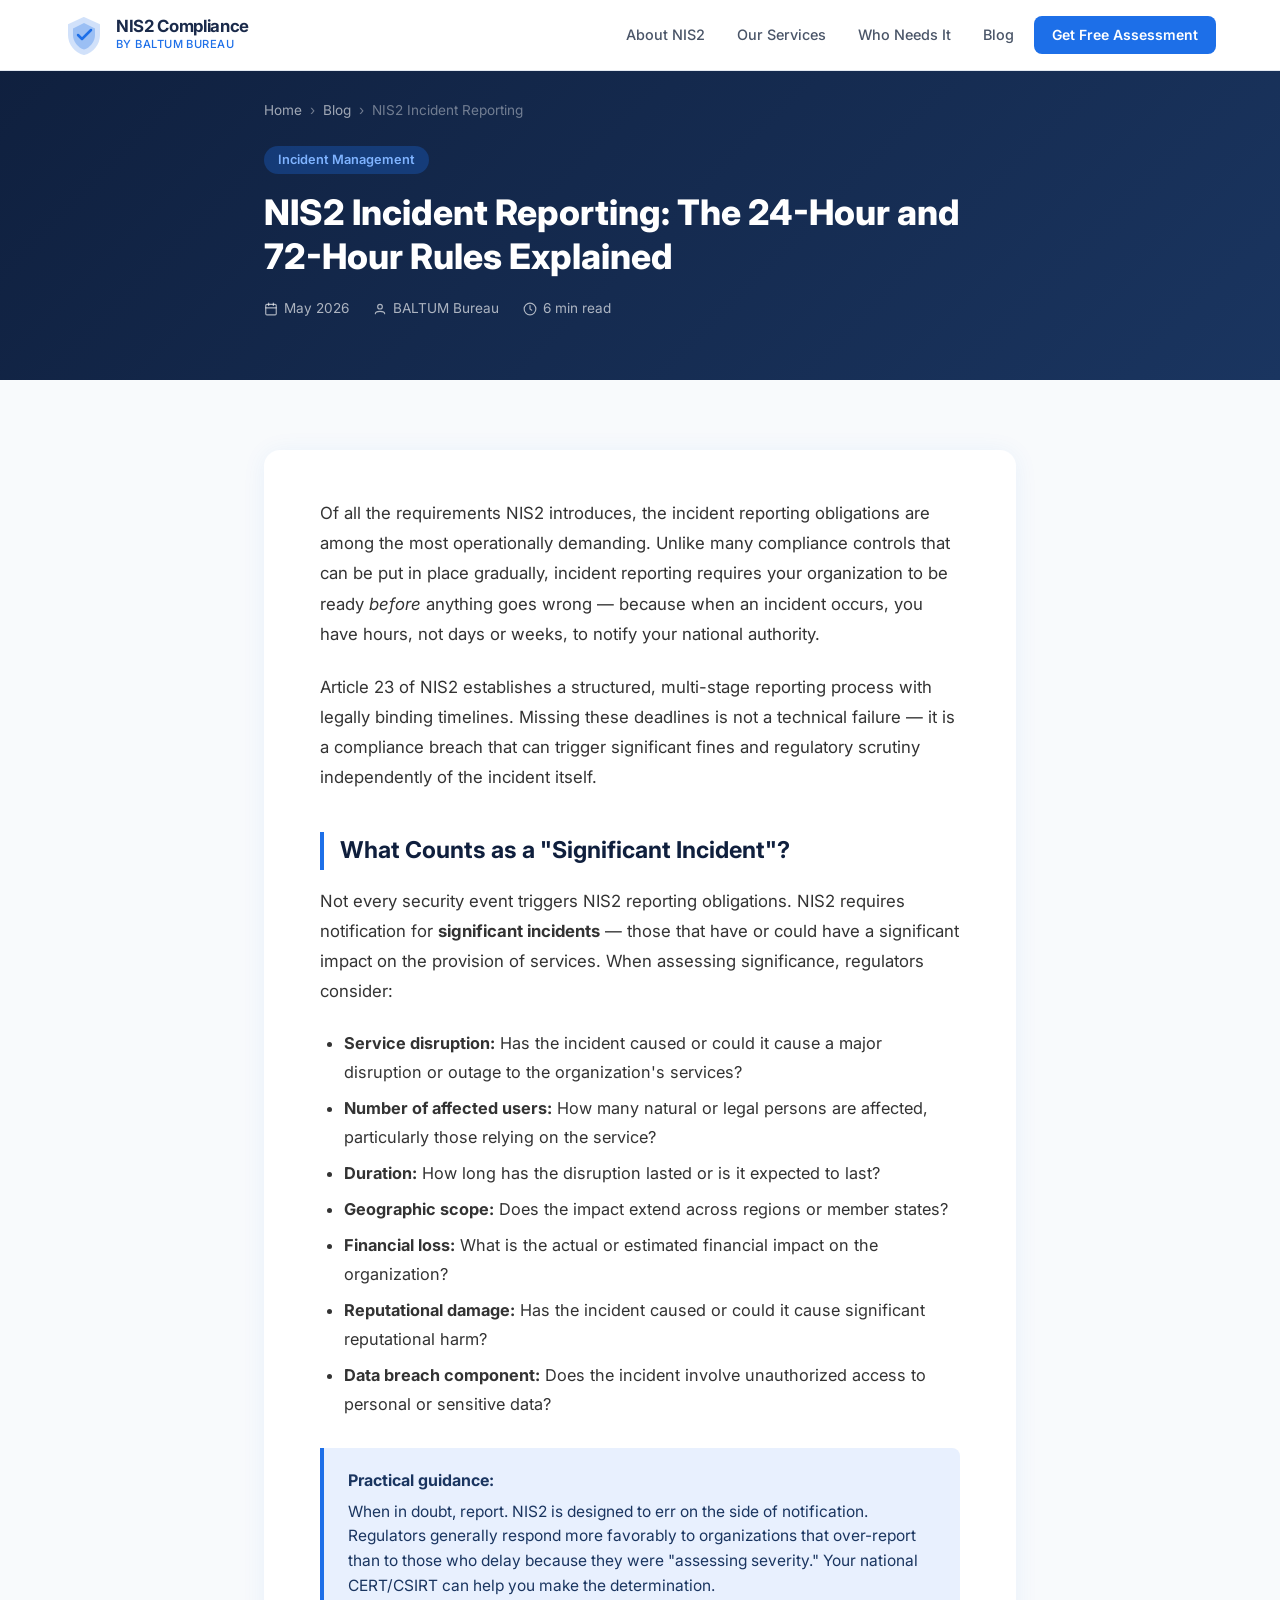
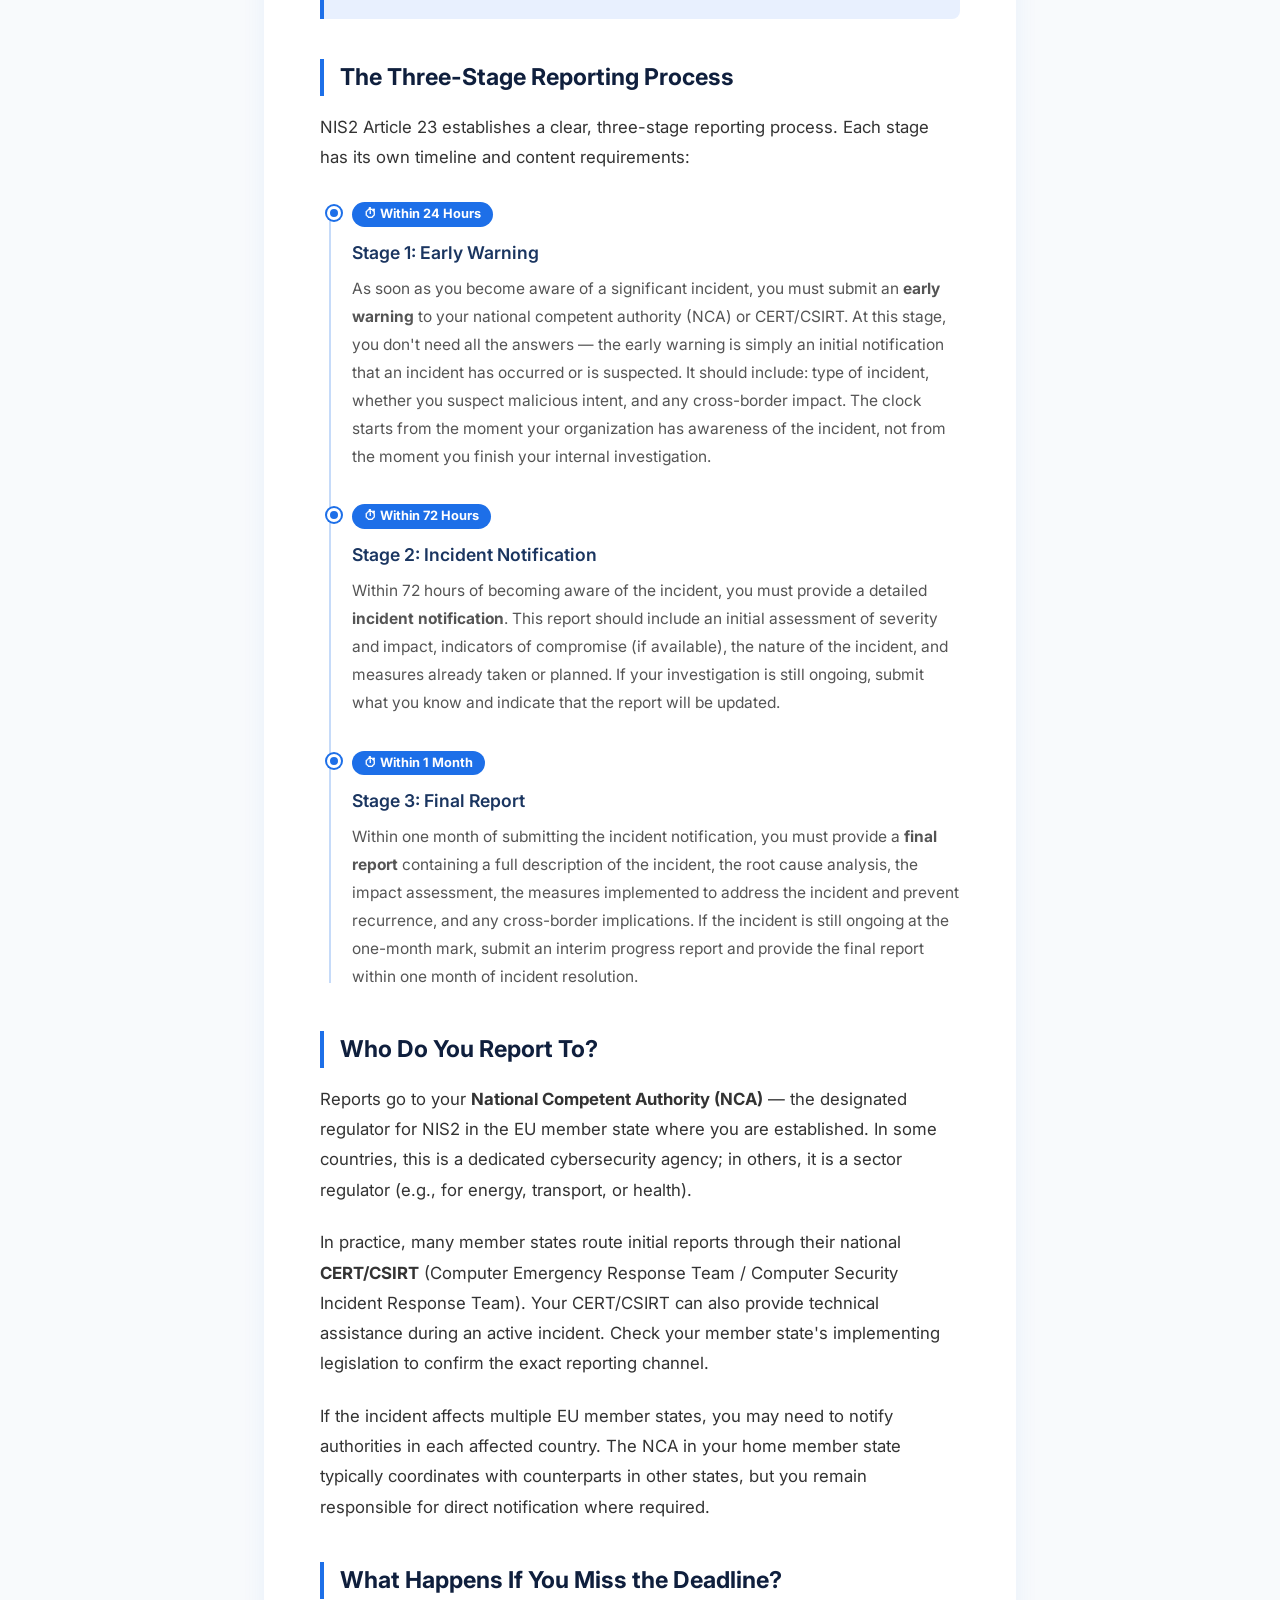
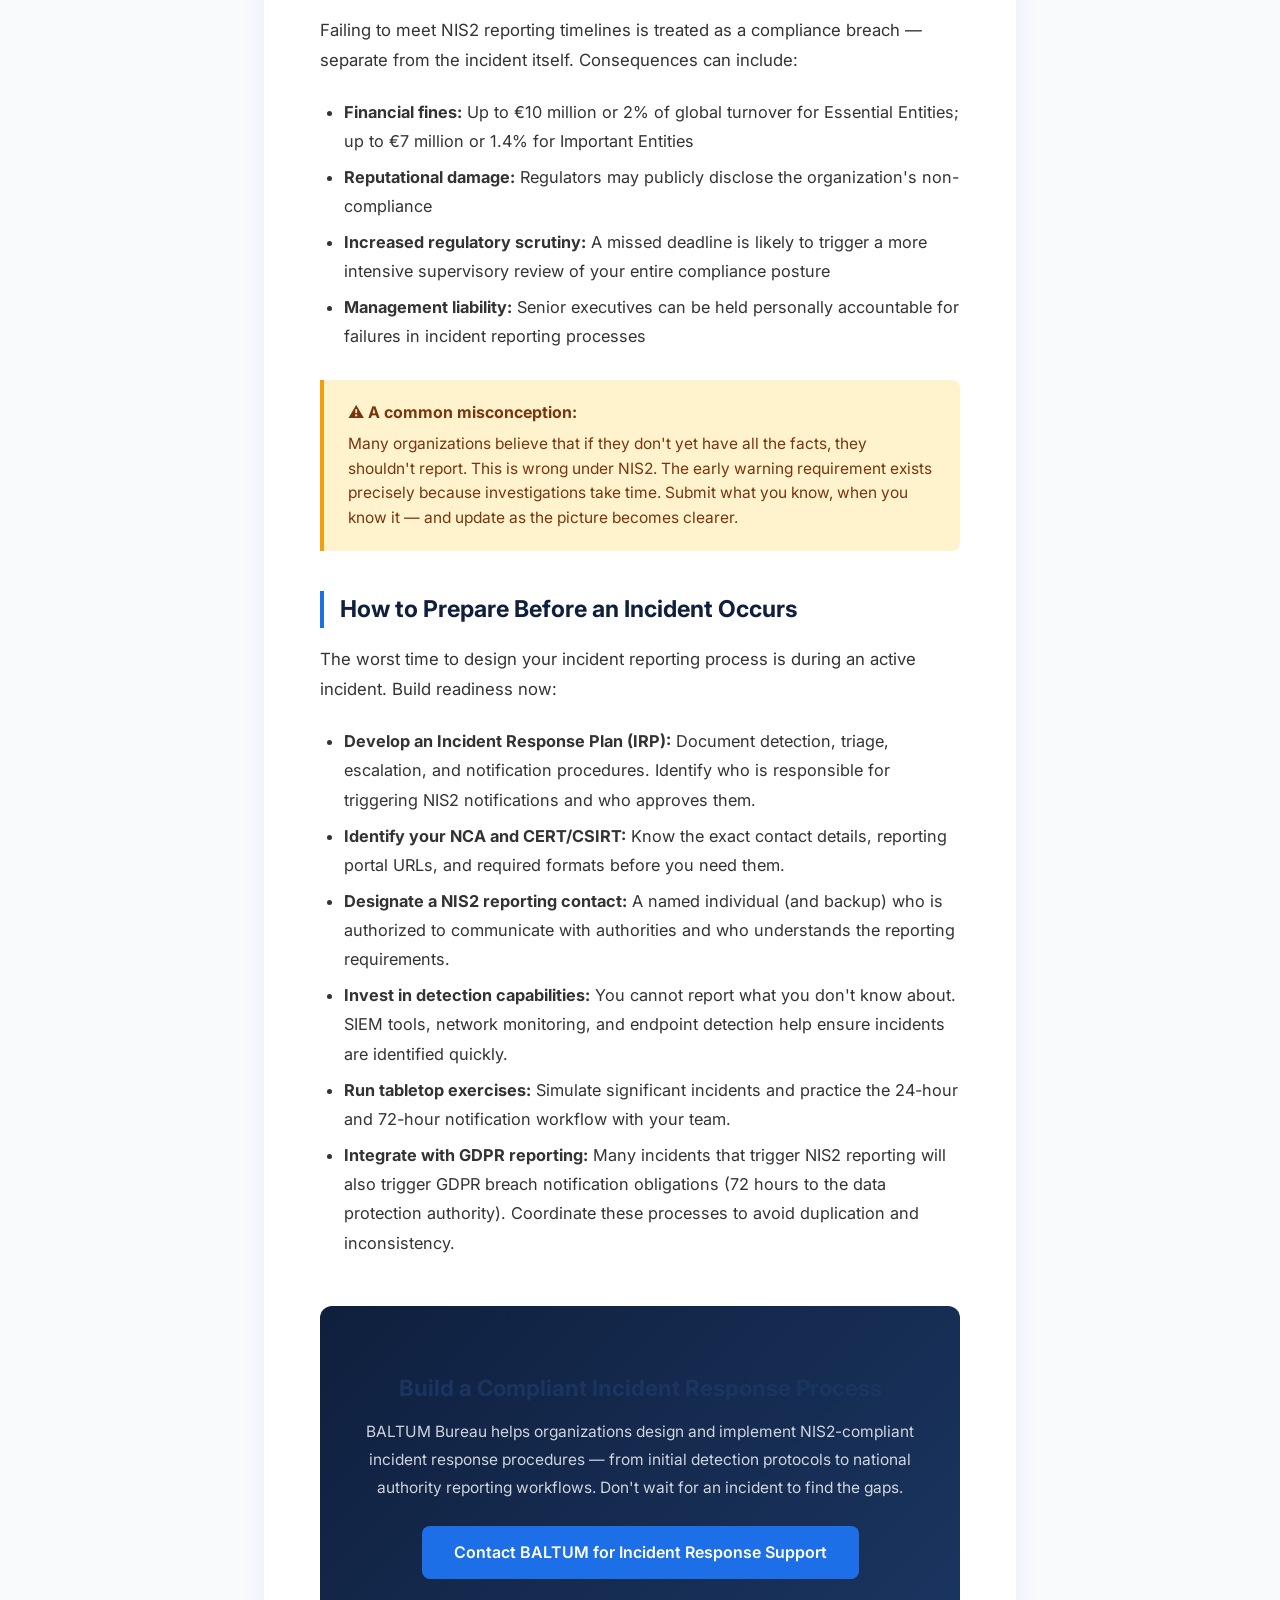
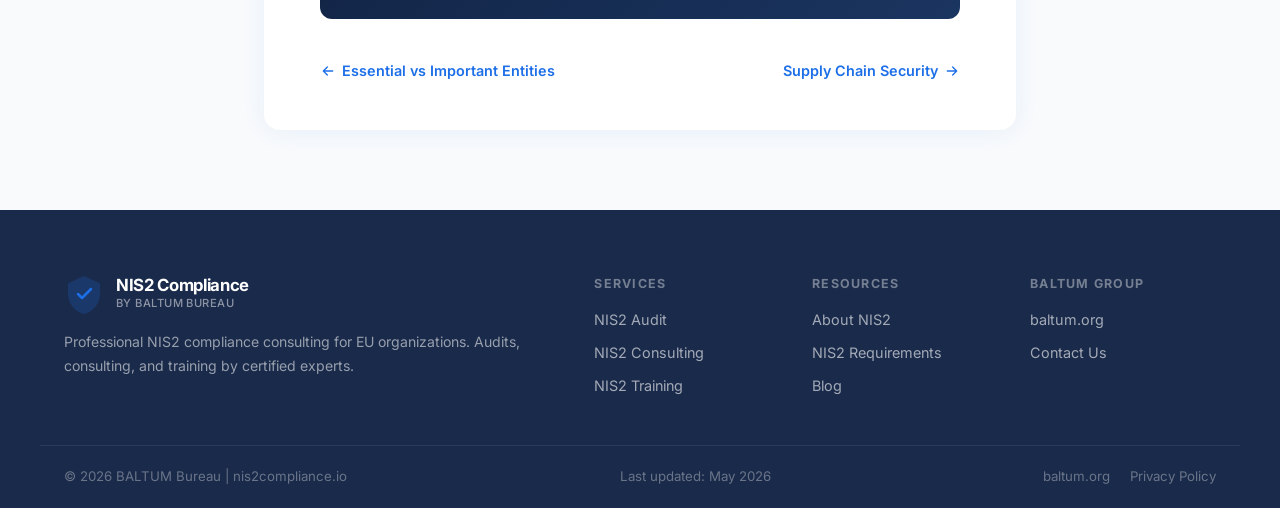
<file: blog/nis2-incident-reporting.html>
<!DOCTYPE html>
<html lang="en">
<head>
  <meta charset="UTF-8" />
  <meta name="viewport" content="width=device-width, initial-scale=1.0" />
  <title>NIS2 Incident Reporting: The 24-Hour and 72-Hour Rules Explained | BALTUM Bureau</title>
  <meta name="description" content="NIS2 introduces strict incident notification timelines. Learn what counts as a significant incident, the three-stage reporting process, and how to prepare your organization." />
  <meta name="keywords" content="NIS2 incident reporting, NIS2 24 hour rule, NIS2 72 hour reporting, significant incident NIS2, NIS2 compliance, BALTUM Bureau" />
  <meta name="author" content="BALTUM Bureau" />
  <meta property="og:title" content="NIS2 Incident Reporting: The 24-Hour and 72-Hour Rules Explained" />
  <meta property="og:description" content="NIS2 introduces strict incident notification timelines — one of the most operationally demanding requirements. Learn what you need to do and when." />
  <meta property="og:url" content="https://nis2compliance.io/blog/nis2-incident-reporting.html" />
  <meta property="og:type" content="article" />
  <link rel="canonical" href="https://nis2compliance.io/blog/nis2-incident-reporting.html" />
  <link rel="preconnect" href="https://fonts.googleapis.com" />
  <link rel="preconnect" href="https://fonts.gstatic.com" crossorigin />
  <link href="https://fonts.googleapis.com/css2?family=Inter:wght@300;400;500;600;700;800&display=swap" rel="stylesheet" />
  <link rel="stylesheet" href="../style.css" />
  <style>
    .article-hero {
      background: linear-gradient(135deg, #0f1f3d 0%, #1a3560 100%);
      padding: 100px 0 60px;
      color: #fff;
    }
    .article-hero .container { max-width: 800px; }
    .article-breadcrumb {
      display: flex; align-items: center; gap: 8px;
      font-size: 0.85rem; color: rgba(255,255,255,0.6); margin-bottom: 1.5rem;
    }
    .article-breadcrumb a { color: rgba(255,255,255,0.6); text-decoration: none; }
    .article-breadcrumb a:hover { color: #fff; }
    .article-breadcrumb span { color: rgba(255,255,255,0.4); }
    .article-tag {
      display: inline-block; background: rgba(29,111,232,0.3);
      color: #7fb3ff; padding: 4px 14px; border-radius: 20px;
      font-size: 0.8rem; font-weight: 600; margin-bottom: 1rem;
    }
    .article-hero h1 {
      font-size: 2.2rem; font-weight: 800; line-height: 1.25;
      margin-bottom: 1.25rem;
    }
    .article-meta {
      display: flex; align-items: center; gap: 1.5rem;
      font-size: 0.85rem; color: rgba(255,255,255,0.65);
    }
    .article-meta-item { display: flex; align-items: center; gap: 6px; }

    .article-body-section { padding: 70px 0 80px; background: #f8fafc; }
    .article-container { max-width: 800px; margin: 0 auto; padding: 0 1.5rem; }
    .article-content {
      background: #fff; border-radius: 16px;
      box-shadow: 0 2px 24px rgba(29,111,232,0.07);
      padding: 3rem 3.5rem;
    }
    @media (max-width: 640px) {
      .article-content { padding: 2rem 1.5rem; }
      .article-hero h1 { font-size: 1.6rem; }
    }
    .article-content p {
      font-size: 1.05rem; line-height: 1.8; color: #333;
      margin-bottom: 1.4rem;
    }
    .article-content h2 {
      font-size: 1.45rem; font-weight: 700; color: #0f1f3d;
      margin: 2.5rem 0 1rem; padding-left: 1rem;
      border-left: 4px solid #1D6FE8;
    }
    .article-content h3 {
      font-size: 1.1rem; font-weight: 600; color: #1a3560;
      margin: 1.5rem 0 0.6rem;
    }
    .article-content ul {
      margin: 0.75rem 0 1.4rem 1.5rem;
      line-height: 1.8; color: #333; font-size: 1.02rem;
    }
    .article-content ul li { margin-bottom: 0.4rem; }
    .info-box {
      background: #e8f0fe; border-left: 4px solid #1D6FE8;
      border-radius: 0 8px 8px 0; padding: 1.25rem 1.5rem;
      margin: 1.75rem 0; font-size: 0.97rem; color: #1a3560;
    }
    .info-box strong { display: block; margin-bottom: 0.4rem; font-size: 1rem; }
    .warning-box {
      background: #fff3cd; border-left: 4px solid #f59e0b;
      border-radius: 0 8px 8px 0; padding: 1.25rem 1.5rem;
      margin: 1.75rem 0; font-size: 0.97rem; color: #78350f;
    }
    .warning-box strong { display: block; margin-bottom: 0.4rem; font-size: 1rem; }
    .timeline {
      position: relative; padding-left: 2rem; margin: 1.75rem 0;
    }
    .timeline::before {
      content: ''; position: absolute; left: 0.55rem; top: 0.5rem;
      bottom: 0.5rem; width: 2px; background: #1D6FE8; opacity: 0.25;
    }
    .timeline-item {
      position: relative; margin-bottom: 2rem;
    }
    .timeline-item::before {
      content: ''; position: absolute; left: -1.55rem; top: 0.35rem;
      width: 14px; height: 14px; border-radius: 50%;
      background: #1D6FE8; border: 3px solid #fff;
      box-shadow: 0 0 0 2px #1D6FE8;
    }
    .timeline-label {
      display: inline-block; background: #1D6FE8; color: #fff;
      padding: 2px 12px; border-radius: 20px; font-size: 0.8rem;
      font-weight: 700; margin-bottom: 0.5rem;
    }
    .timeline-item h3 { margin: 0.25rem 0 0.5rem; }
    .timeline-item p { margin: 0; font-size: 0.97rem; color: #555; }
    .article-cta {
      background: linear-gradient(135deg, #0f1f3d 0%, #1a3560 100%);
      border-radius: 12px; padding: 2.5rem; margin-top: 3rem; text-align: center; color: #fff;
    }
    .article-cta h3 { font-size: 1.4rem; font-weight: 700; margin-bottom: 0.75rem; }
    .article-cta p { color: rgba(255,255,255,0.8); margin-bottom: 1.5rem; font-size: 0.97rem; }
    .article-nav { display: flex; justify-content: space-between; margin-top: 2.5rem; gap: 1rem; }
    .article-nav a {
      color: #1D6FE8; text-decoration: none; font-weight: 600;
      font-size: 0.9rem; display: flex; align-items: center; gap: 6px;
    }
    .article-nav a:hover { text-decoration: underline; }
  </style>
</head>
<body>

<!-- HEADER / NAV -->
<header class="header" id="top">
  <div class="container nav-container">
    <a href="../index.html" class="logo">
      <svg class="logo-icon" viewBox="0 0 40 40" fill="none" xmlns="http://www.w3.org/2000/svg">
        <path d="M20 3L5 10V20C5 28.8 11.6 37.1 20 39C28.4 37.1 35 28.8 35 20V10L20 3Z" fill="#1D6FE8" opacity="0.2" stroke="#1D6FE8" stroke-width="2"/>
        <path d="M20 8L9 13.5V20C9 26.6 13.9 32.7 20 34.5C26.1 32.7 31 26.6 31 20V13.5L20 8Z" fill="#1D6FE8" opacity="0.3"/>
        <path d="M14 20L18 24L27 15" stroke="#1D6FE8" stroke-width="2.5" stroke-linecap="round" stroke-linejoin="round"/>
      </svg>
      <div class="logo-text">
        <span class="logo-name">NIS2 Compliance</span>
        <span class="logo-tagline">by BALTUM Bureau</span>
      </div>
    </a>
    <button class="mobile-toggle" id="mobileToggle" aria-label="Toggle menu">
      <span></span><span></span><span></span>
    </button>
    <nav class="nav" id="navMenu">
      <a href="../index.html#about" class="nav-link">About NIS2</a>
      <a href="../index.html#services" class="nav-link">Our Services</a>
      <a href="../index.html#who-needs" class="nav-link">Who Needs It</a>
      <a href="/blog/" class="nav-link">Blog</a>
      <a href="../index.html#contact" class="btn btn-primary btn-sm">Get Free Assessment</a>
    </nav>
  </div>
</header>

<!-- ARTICLE HERO -->
<section class="article-hero">
  <div class="container">
    <div class="article-breadcrumb">
      <a href="../index.html">Home</a>
      <span>›</span>
      <a href="index.html">Blog</a>
      <span>›</span>
      <span>NIS2 Incident Reporting</span>
    </div>
    <div class="article-tag">Incident Management</div>
    <h1>NIS2 Incident Reporting: The 24-Hour and 72-Hour Rules Explained</h1>
    <div class="article-meta">
      <div class="article-meta-item">
        <svg width="14" height="14" viewBox="0 0 24 24" fill="none"><rect x="3" y="4" width="18" height="18" rx="2" stroke="currentColor" stroke-width="2"/><path d="M16 2V6M8 2V6M3 10H21" stroke="currentColor" stroke-width="2" stroke-linecap="round"/></svg>
        May 2026
      </div>
      <div class="article-meta-item">
        <svg width="14" height="14" viewBox="0 0 24 24" fill="none"><circle cx="12" cy="8" r="4" stroke="currentColor" stroke-width="2"/><path d="M4 20C4 17.79 7.58 16 12 16C16.42 16 20 17.79 20 20" stroke="currentColor" stroke-width="2" stroke-linecap="round"/></svg>
        BALTUM Bureau
      </div>
      <div class="article-meta-item">
        <svg width="14" height="14" viewBox="0 0 24 24" fill="none"><circle cx="12" cy="12" r="10" stroke="currentColor" stroke-width="2"/><path d="M12 6V12L15 14" stroke="currentColor" stroke-width="2" stroke-linecap="round"/></svg>
        6 min read
      </div>
    </div>
  </div>
</section>

<!-- ARTICLE BODY -->
<section class="article-body-section">
  <div class="article-container">
    <div class="article-content">

      <p>Of all the requirements NIS2 introduces, the incident reporting obligations are among the most operationally demanding. Unlike many compliance controls that can be put in place gradually, incident reporting requires your organization to be ready <em>before</em> anything goes wrong — because when an incident occurs, you have hours, not days or weeks, to notify your national authority.</p>

      <p>Article 23 of NIS2 establishes a structured, multi-stage reporting process with legally binding timelines. Missing these deadlines is not a technical failure — it is a compliance breach that can trigger significant fines and regulatory scrutiny independently of the incident itself.</p>

      <h2>What Counts as a "Significant Incident"?</h2>

      <p>Not every security event triggers NIS2 reporting obligations. NIS2 requires notification for <strong>significant incidents</strong> — those that have or could have a significant impact on the provision of services. When assessing significance, regulators consider:</p>

      <ul>
        <li><strong>Service disruption:</strong> Has the incident caused or could it cause a major disruption or outage to the organization's services?</li>
        <li><strong>Number of affected users:</strong> How many natural or legal persons are affected, particularly those relying on the service?</li>
        <li><strong>Duration:</strong> How long has the disruption lasted or is it expected to last?</li>
        <li><strong>Geographic scope:</strong> Does the impact extend across regions or member states?</li>
        <li><strong>Financial loss:</strong> What is the actual or estimated financial impact on the organization?</li>
        <li><strong>Reputational damage:</strong> Has the incident caused or could it cause significant reputational harm?</li>
        <li><strong>Data breach component:</strong> Does the incident involve unauthorized access to personal or sensitive data?</li>
      </ul>

      <div class="info-box">
        <strong>Practical guidance:</strong>
        When in doubt, report. NIS2 is designed to err on the side of notification. Regulators generally respond more favorably to organizations that over-report than to those who delay because they were "assessing severity." Your national CERT/CSIRT can help you make the determination.
      </div>

      <h2>The Three-Stage Reporting Process</h2>

      <p>NIS2 Article 23 establishes a clear, three-stage reporting process. Each stage has its own timeline and content requirements:</p>

      <div class="timeline">
        <div class="timeline-item">
          <div class="timeline-label">⏱ Within 24 Hours</div>
          <h3>Stage 1: Early Warning</h3>
          <p>As soon as you become aware of a significant incident, you must submit an <strong>early warning</strong> to your national competent authority (NCA) or CERT/CSIRT. At this stage, you don't need all the answers — the early warning is simply an initial notification that an incident has occurred or is suspected. It should include: type of incident, whether you suspect malicious intent, and any cross-border impact. The clock starts from the moment your organization has awareness of the incident, not from the moment you finish your internal investigation.</p>
        </div>
        <div class="timeline-item">
          <div class="timeline-label">⏱ Within 72 Hours</div>
          <h3>Stage 2: Incident Notification</h3>
          <p>Within 72 hours of becoming aware of the incident, you must provide a detailed <strong>incident notification</strong>. This report should include an initial assessment of severity and impact, indicators of compromise (if available), the nature of the incident, and measures already taken or planned. If your investigation is still ongoing, submit what you know and indicate that the report will be updated.</p>
        </div>
        <div class="timeline-item">
          <div class="timeline-label">⏱ Within 1 Month</div>
          <h3>Stage 3: Final Report</h3>
          <p>Within one month of submitting the incident notification, you must provide a <strong>final report</strong> containing a full description of the incident, the root cause analysis, the impact assessment, the measures implemented to address the incident and prevent recurrence, and any cross-border implications. If the incident is still ongoing at the one-month mark, submit an interim progress report and provide the final report within one month of incident resolution.</p>
        </div>
      </div>

      <h2>Who Do You Report To?</h2>

      <p>Reports go to your <strong>National Competent Authority (NCA)</strong> — the designated regulator for NIS2 in the EU member state where you are established. In some countries, this is a dedicated cybersecurity agency; in others, it is a sector regulator (e.g., for energy, transport, or health).</p>

      <p>In practice, many member states route initial reports through their national <strong>CERT/CSIRT</strong> (Computer Emergency Response Team / Computer Security Incident Response Team). Your CERT/CSIRT can also provide technical assistance during an active incident. Check your member state's implementing legislation to confirm the exact reporting channel.</p>

      <p>If the incident affects multiple EU member states, you may need to notify authorities in each affected country. The NCA in your home member state typically coordinates with counterparts in other states, but you remain responsible for direct notification where required.</p>

      <h2>What Happens If You Miss the Deadline?</h2>

      <p>Failing to meet NIS2 reporting timelines is treated as a compliance breach — separate from the incident itself. Consequences can include:</p>

      <ul>
        <li><strong>Financial fines:</strong> Up to €10 million or 2% of global turnover for Essential Entities; up to €7 million or 1.4% for Important Entities</li>
        <li><strong>Reputational damage:</strong> Regulators may publicly disclose the organization's non-compliance</li>
        <li><strong>Increased regulatory scrutiny:</strong> A missed deadline is likely to trigger a more intensive supervisory review of your entire compliance posture</li>
        <li><strong>Management liability:</strong> Senior executives can be held personally accountable for failures in incident reporting processes</li>
      </ul>

      <div class="warning-box">
        <strong>⚠ A common misconception:</strong>
        Many organizations believe that if they don't yet have all the facts, they shouldn't report. This is wrong under NIS2. The early warning requirement exists precisely because investigations take time. Submit what you know, when you know it — and update as the picture becomes clearer.
      </div>

      <h2>How to Prepare Before an Incident Occurs</h2>

      <p>The worst time to design your incident reporting process is during an active incident. Build readiness now:</p>

      <ul>
        <li><strong>Develop an Incident Response Plan (IRP):</strong> Document detection, triage, escalation, and notification procedures. Identify who is responsible for triggering NIS2 notifications and who approves them.</li>
        <li><strong>Identify your NCA and CERT/CSIRT:</strong> Know the exact contact details, reporting portal URLs, and required formats before you need them.</li>
        <li><strong>Designate a NIS2 reporting contact:</strong> A named individual (and backup) who is authorized to communicate with authorities and who understands the reporting requirements.</li>
        <li><strong>Invest in detection capabilities:</strong> You cannot report what you don't know about. SIEM tools, network monitoring, and endpoint detection help ensure incidents are identified quickly.</li>
        <li><strong>Run tabletop exercises:</strong> Simulate significant incidents and practice the 24-hour and 72-hour notification workflow with your team.</li>
        <li><strong>Integrate with GDPR reporting:</strong> Many incidents that trigger NIS2 reporting will also trigger GDPR breach notification obligations (72 hours to the data protection authority). Coordinate these processes to avoid duplication and inconsistency.</li>
      </ul>

      <div class="article-cta">
        <h3>Build a Compliant Incident Response Process</h3>
        <p>BALTUM Bureau helps organizations design and implement NIS2-compliant incident response procedures — from initial detection protocols to national authority reporting workflows. Don't wait for an incident to find the gaps.</p>
        <a href="../index.html#contact" class="btn btn-primary btn-lg">Contact BALTUM for Incident Response Support</a>
      </div>

      <div class="article-nav">
        <a href="nis2-essential-vs-important.html">
          <svg width="16" height="16" viewBox="0 0 24 24" fill="none"><path d="M19 12H5M11 6L5 12L11 18" stroke="#1D6FE8" stroke-width="2" stroke-linecap="round" stroke-linejoin="round"/></svg>
          Essential vs Important Entities
        </a>
        <a href="nis2-supply-chain-security.html">
          Supply Chain Security
          <svg width="16" height="16" viewBox="0 0 24 24" fill="none"><path d="M5 12H19M13 6L19 12L13 18" stroke="#1D6FE8" stroke-width="2" stroke-linecap="round" stroke-linejoin="round"/></svg>
        </a>
      </div>

    </div>
  </div>
</section>

<!-- FOOTER -->
<footer class="footer">
  <div class="container footer-inner">
    <div class="footer-brand">
      <a href="../index.html" class="logo">
        <svg class="logo-icon" viewBox="0 0 40 40" fill="none"><path d="M20 3L5 10V20C5 28.8 11.6 37.1 20 39C28.4 37.1 35 28.8 35 20V10L20 3Z" fill="#1D6FE8" opacity="0.2" stroke="#1D6FE8" stroke-width="2"/><path d="M14 20L18 24L27 15" stroke="#1D6FE8" stroke-width="2.5" stroke-linecap="round" stroke-linejoin="round"/></svg>
        <div class="logo-text">
          <span class="logo-name">NIS2 Compliance</span>
          <span class="logo-tagline">by BALTUM Bureau</span>
        </div>
      </a>
      <p class="footer-desc">Professional NIS2 compliance consulting for EU organizations. Audits, consulting, and training by certified experts.</p>
    </div>
    <div class="footer-links">
      <div class="footer-col">
        <div class="footer-col-title">Services</div>
        <a href="../index.html#services">NIS2 Audit</a>
        <a href="../index.html#services">NIS2 Consulting</a>
        <a href="../index.html#services">NIS2 Training</a>
      </div>
      <div class="footer-col">
        <div class="footer-col-title">Resources</div>
        <a href="../index.html#about">About NIS2</a>
        <a href="../index.html#requirements">NIS2 Requirements</a>
        <a href="index.html">Blog</a>
      </div>
      <div class="footer-col">
        <div class="footer-col-title">BALTUM Group</div>
        <a href="https://baltum.org" target="_blank" rel="noopener">baltum.org</a>
        <a href="../index.html#contact">Contact Us</a>
      </div>
    </div>
  </div>
  <div class="footer-bottom">
    <div class="container footer-bottom-inner">
      <span>© 2026 BALTUM Bureau | nis2compliance.io</span>
      <span class="footer-updated">Last updated: May 2026</span>
      <div class="footer-bottom-links">
        <a href="https://baltum.org" target="_blank" rel="noopener">baltum.org</a>
        <a href="../index.html#privacy">Privacy Policy</a>
      </div>
    </div>
  </div>
</footer>

<script>
  const toggle = document.getElementById('mobileToggle');
  const navMenu = document.getElementById('navMenu');
  toggle.addEventListener('click', () => {
    navMenu.classList.toggle('active');
    toggle.classList.toggle('active');
  });
  document.querySelectorAll('.nav-link, .nav .btn').forEach(link => {
    link.addEventListener('click', () => {
      navMenu.classList.remove('active');
      toggle.classList.remove('active');
    });
  });
  window.addEventListener('scroll', () => {
    const header = document.querySelector('.header');
    if (window.scrollY > 20) {
      header.classList.add('scrolled');
    } else {
      header.classList.remove('scrolled');
    }
  });
</script>

</body>
</html>
</file>
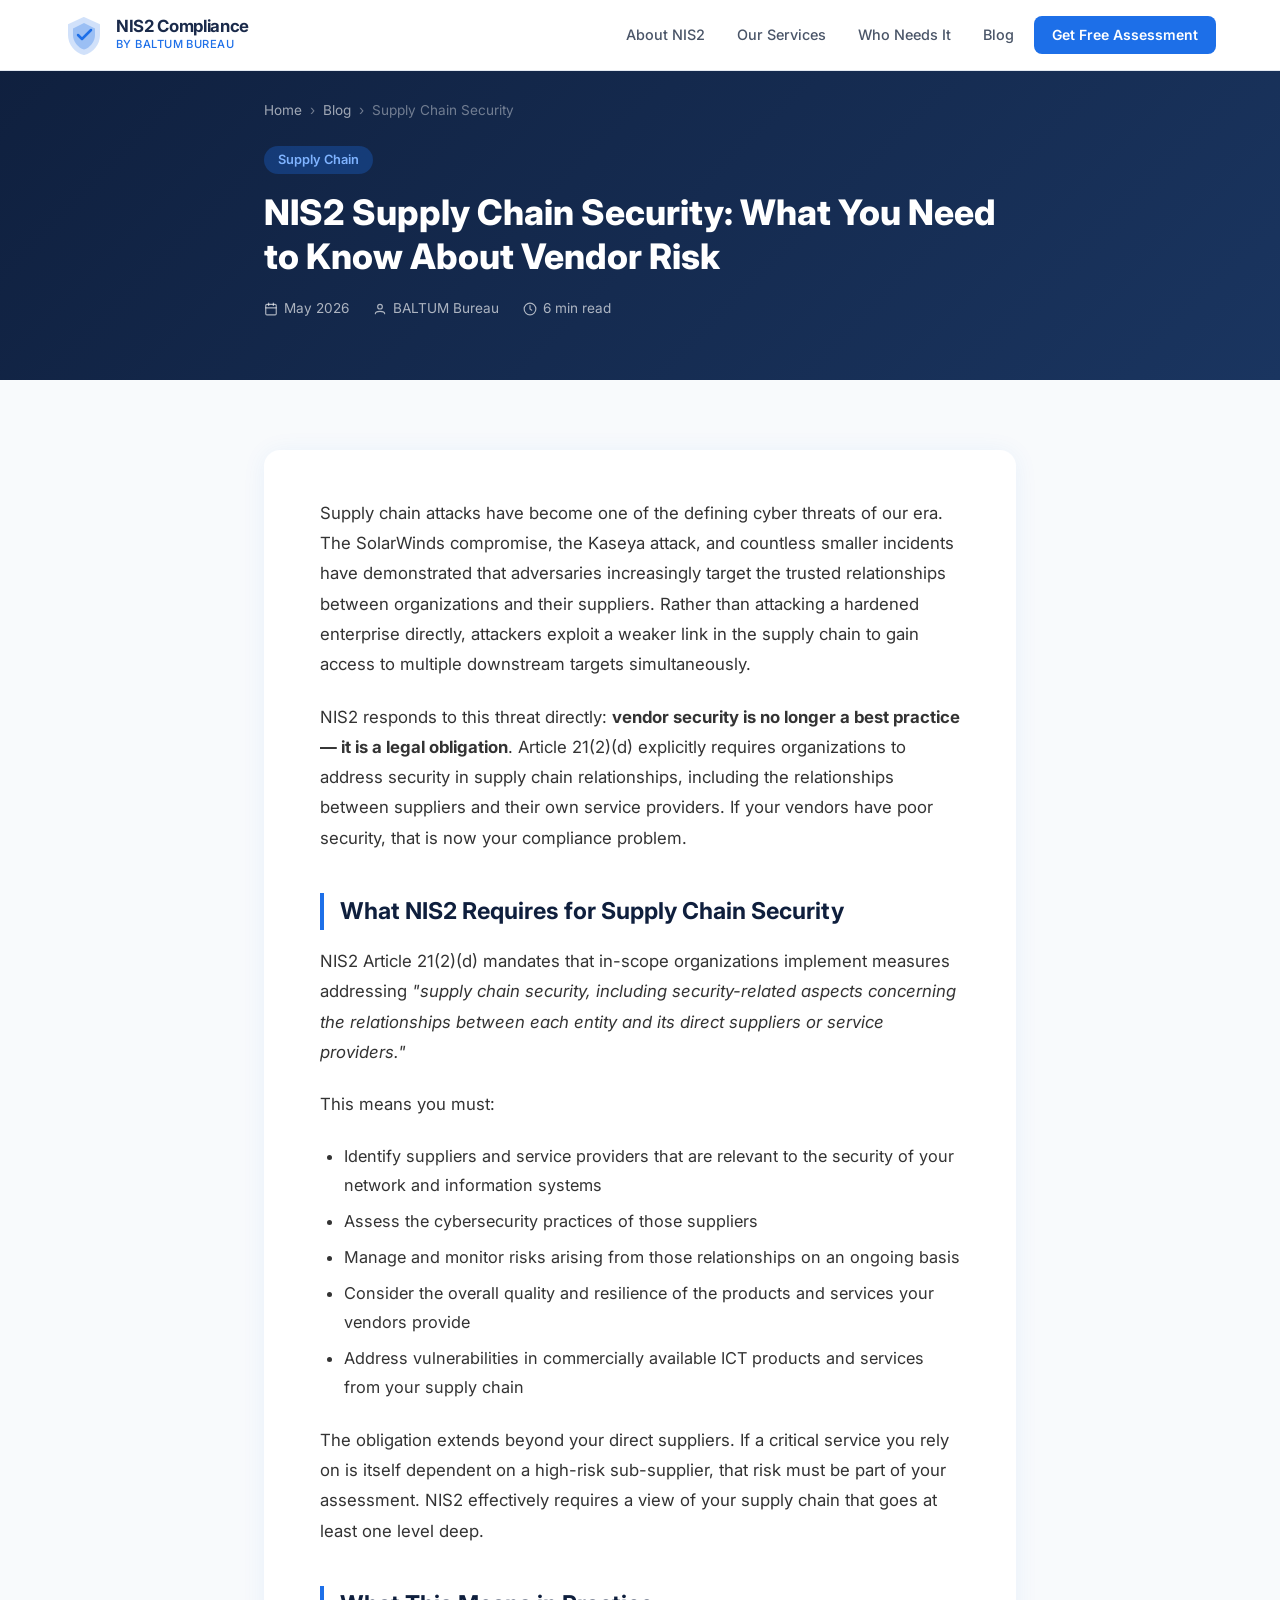
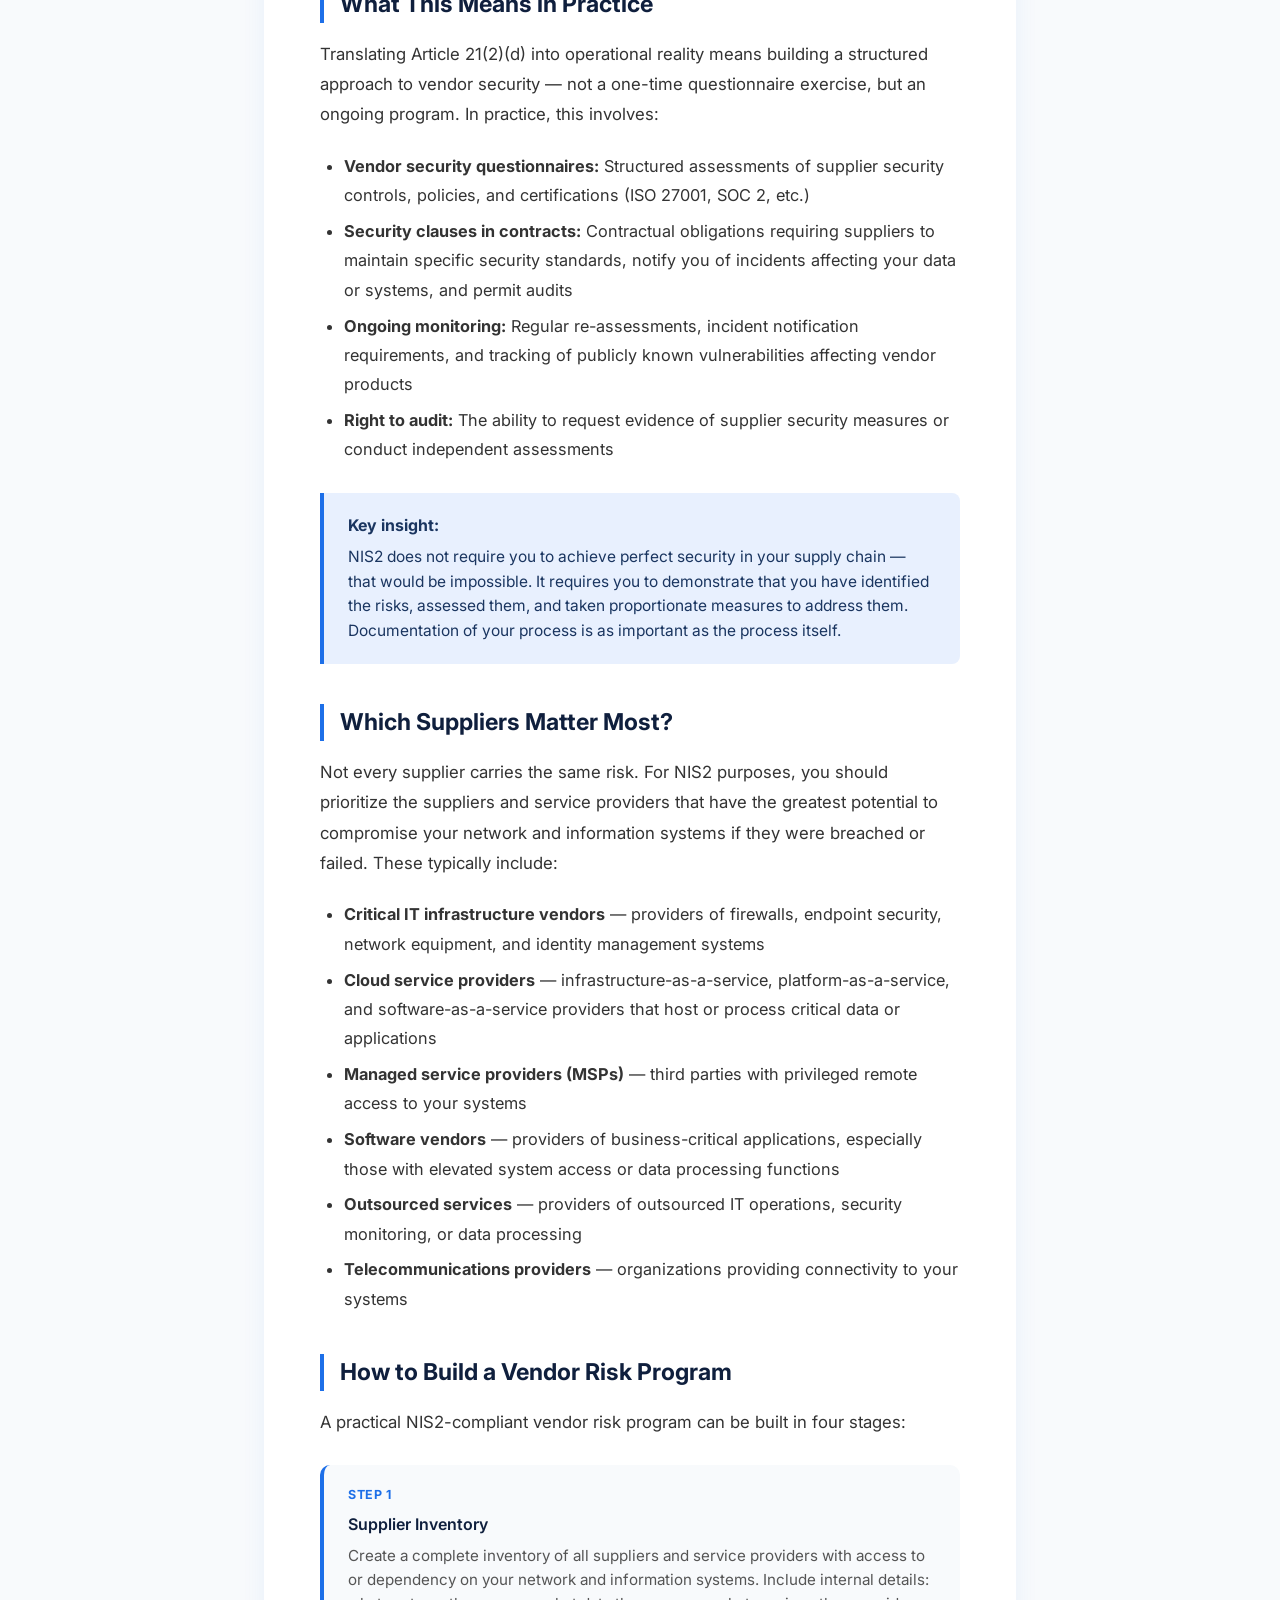
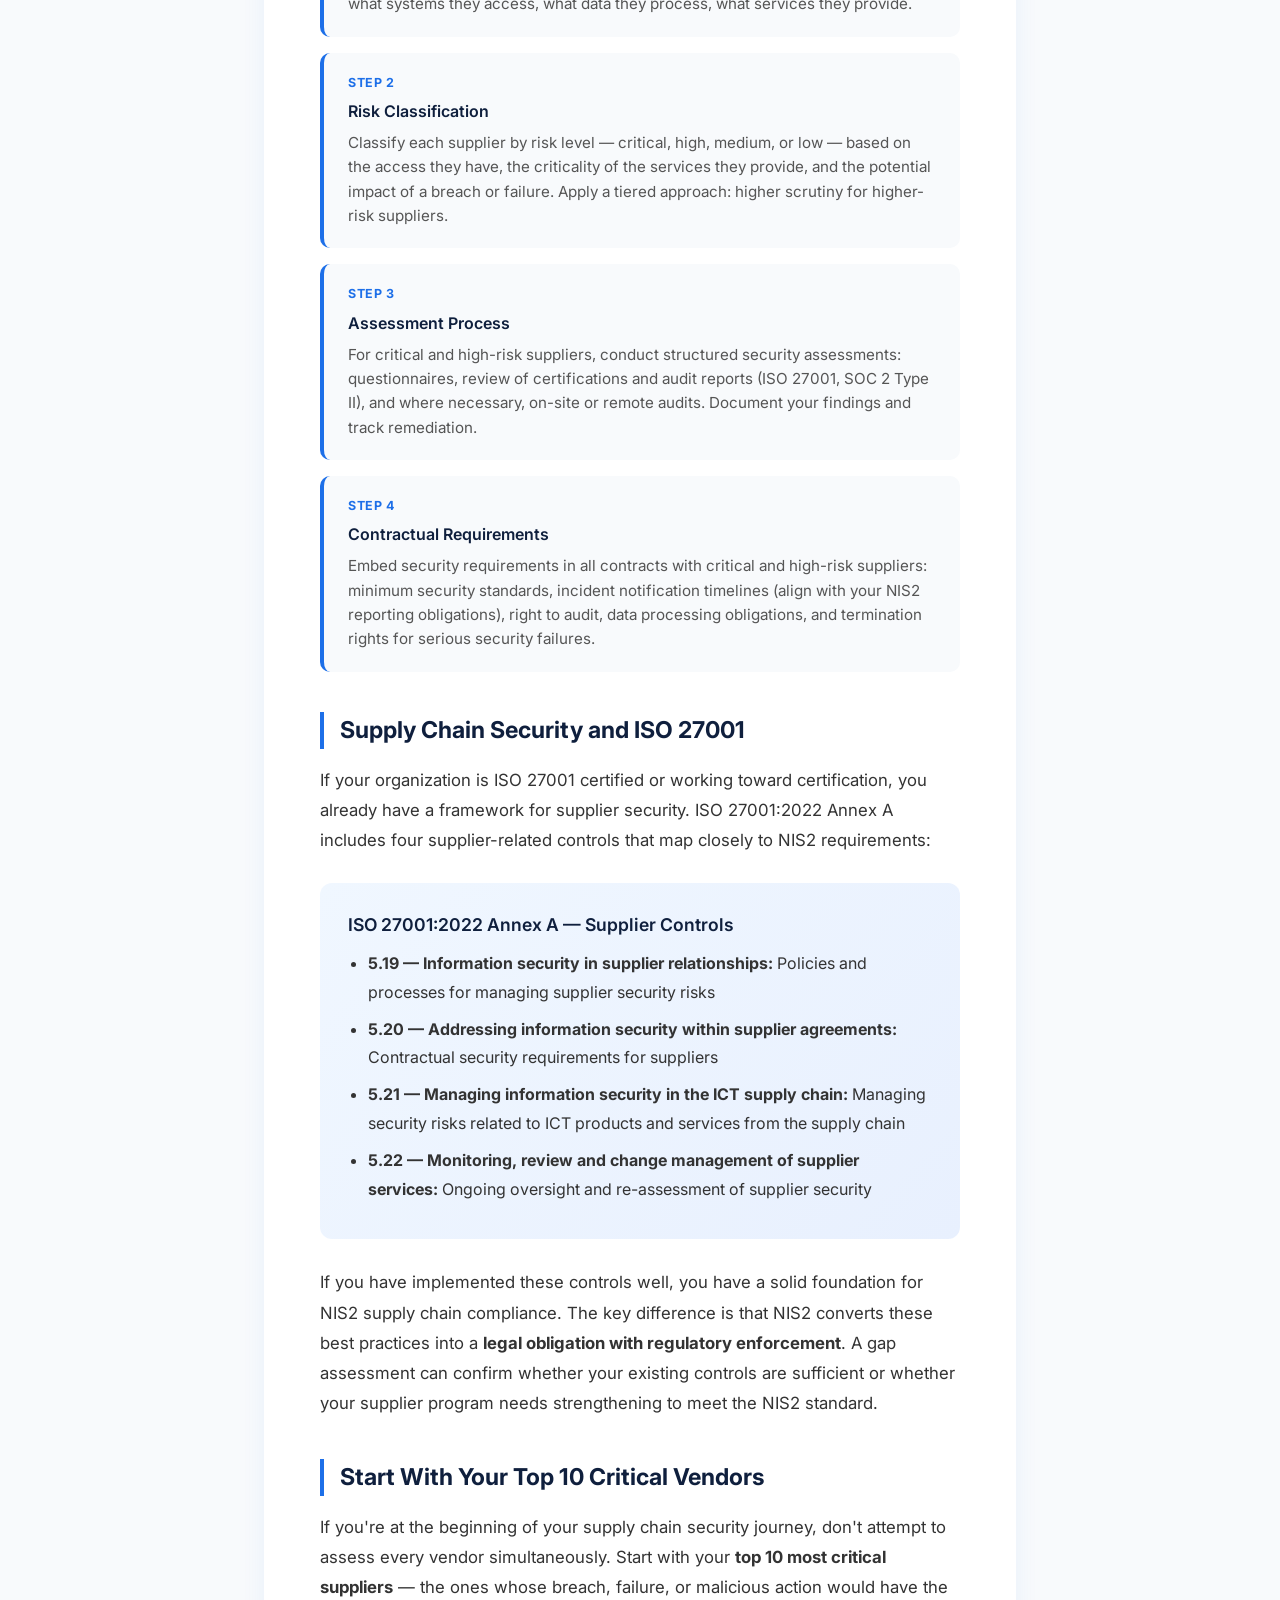
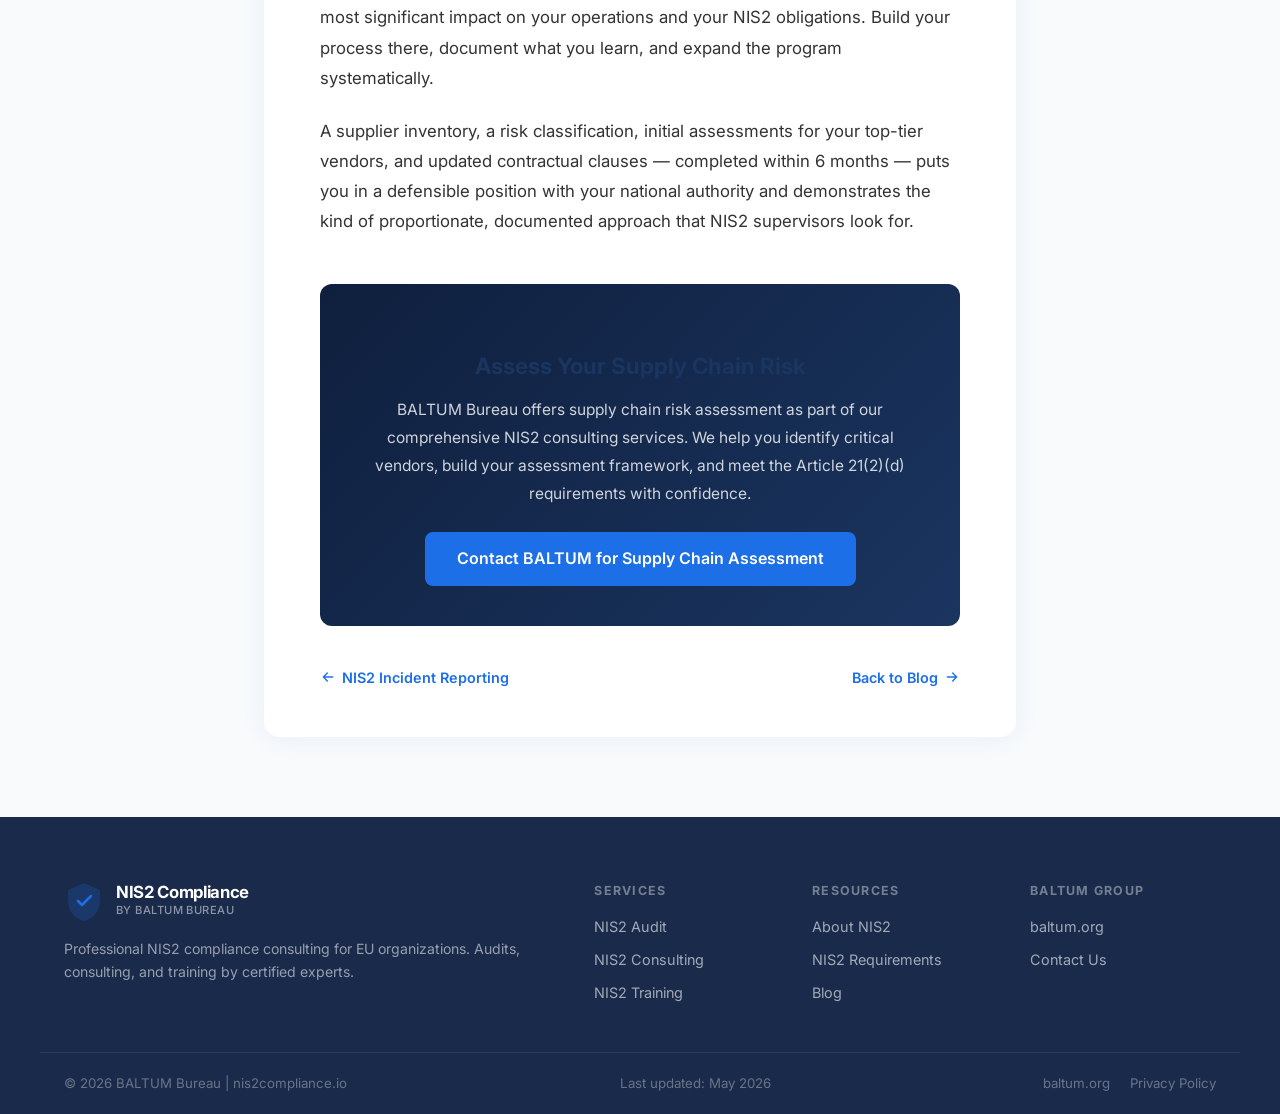
<file: blog/nis2-supply-chain-security.html>
<!DOCTYPE html>
<html lang="en">
<head>
  <meta charset="UTF-8" />
  <meta name="viewport" content="width=device-width, initial-scale=1.0" />
  <title>NIS2 Supply Chain Security: What You Need to Know About Vendor Risk | BALTUM Bureau</title>
  <meta name="description" content="NIS2 makes supply chain security a legal requirement under Article 21(2)(d). Learn how to assess vendor risk, build a supplier security program, and meet your obligations." />
  <meta name="keywords" content="NIS2 supply chain security, NIS2 vendor risk, NIS2 Article 21, supplier security NIS2, NIS2 compliance, BALTUM Bureau" />
  <meta name="author" content="BALTUM Bureau" />
  <meta property="og:title" content="NIS2 Supply Chain Security: What You Need to Know About Vendor Risk" />
  <meta property="og:description" content="Supply chain attacks are one of the biggest cyber threats — and NIS2 makes vendor security a legal obligation. Here's what you need to do." />
  <meta property="og:url" content="https://nis2compliance.io/blog/nis2-supply-chain-security.html" />
  <meta property="og:type" content="article" />
  <link rel="canonical" href="https://nis2compliance.io/blog/nis2-supply-chain-security.html" />
  <link rel="preconnect" href="https://fonts.googleapis.com" />
  <link rel="preconnect" href="https://fonts.gstatic.com" crossorigin />
  <link href="https://fonts.googleapis.com/css2?family=Inter:wght@300;400;500;600;700;800&display=swap" rel="stylesheet" />
  <link rel="stylesheet" href="../style.css" />
  <style>
    .article-hero {
      background: linear-gradient(135deg, #0f1f3d 0%, #1a3560 100%);
      padding: 100px 0 60px;
      color: #fff;
    }
    .article-hero .container { max-width: 800px; }
    .article-breadcrumb {
      display: flex; align-items: center; gap: 8px;
      font-size: 0.85rem; color: rgba(255,255,255,0.6); margin-bottom: 1.5rem;
    }
    .article-breadcrumb a { color: rgba(255,255,255,0.6); text-decoration: none; }
    .article-breadcrumb a:hover { color: #fff; }
    .article-breadcrumb span { color: rgba(255,255,255,0.4); }
    .article-tag {
      display: inline-block; background: rgba(29,111,232,0.3);
      color: #7fb3ff; padding: 4px 14px; border-radius: 20px;
      font-size: 0.8rem; font-weight: 600; margin-bottom: 1rem;
    }
    .article-hero h1 {
      font-size: 2.2rem; font-weight: 800; line-height: 1.25;
      margin-bottom: 1.25rem;
    }
    .article-meta {
      display: flex; align-items: center; gap: 1.5rem;
      font-size: 0.85rem; color: rgba(255,255,255,0.65);
    }
    .article-meta-item { display: flex; align-items: center; gap: 6px; }

    .article-body-section { padding: 70px 0 80px; background: #f8fafc; }
    .article-container { max-width: 800px; margin: 0 auto; padding: 0 1.5rem; }
    .article-content {
      background: #fff; border-radius: 16px;
      box-shadow: 0 2px 24px rgba(29,111,232,0.07);
      padding: 3rem 3.5rem;
    }
    @media (max-width: 640px) {
      .article-content { padding: 2rem 1.5rem; }
      .article-hero h1 { font-size: 1.6rem; }
    }
    .article-content p {
      font-size: 1.05rem; line-height: 1.8; color: #333;
      margin-bottom: 1.4rem;
    }
    .article-content h2 {
      font-size: 1.45rem; font-weight: 700; color: #0f1f3d;
      margin: 2.5rem 0 1rem; padding-left: 1rem;
      border-left: 4px solid #1D6FE8;
    }
    .article-content h3 {
      font-size: 1.1rem; font-weight: 600; color: #1a3560;
      margin: 1.5rem 0 0.6rem;
    }
    .article-content ul {
      margin: 0.75rem 0 1.4rem 1.5rem;
      line-height: 1.8; color: #333; font-size: 1.02rem;
    }
    .article-content ul li { margin-bottom: 0.4rem; }
    .info-box {
      background: #e8f0fe; border-left: 4px solid #1D6FE8;
      border-radius: 0 8px 8px 0; padding: 1.25rem 1.5rem;
      margin: 1.75rem 0; font-size: 0.97rem; color: #1a3560;
    }
    .info-box strong { display: block; margin-bottom: 0.4rem; font-size: 1rem; }
    .step-grid {
      display: grid; gap: 1rem; margin: 1.75rem 0;
    }
    .step-card {
      background: #f8fafc; border-radius: 10px;
      padding: 1.25rem 1.5rem; border-left: 4px solid #1D6FE8;
    }
    .step-card .step-num {
      font-size: 0.78rem; font-weight: 700; color: #1D6FE8;
      text-transform: uppercase; letter-spacing: 0.05em; margin-bottom: 0.4rem;
    }
    .step-card h3 { margin: 0 0 0.4rem; font-size: 1rem; color: #0f1f3d; }
    .step-card p { margin: 0; font-size: 0.95rem; color: #555; line-height: 1.6; }
    .iso-box {
      background: linear-gradient(135deg, #f0f7ff 0%, #e8f0fe 100%);
      border-radius: 12px; padding: 1.75rem; margin: 1.75rem 0;
    }
    .iso-box h3 { margin-top: 0; color: #0f1f3d; }
    .iso-box ul { margin: 0.5rem 0 0 1.25rem; }
    .iso-box ul li { margin-bottom: 0.5rem; font-size: 1rem; }
    .article-cta {
      background: linear-gradient(135deg, #0f1f3d 0%, #1a3560 100%);
      border-radius: 12px; padding: 2.5rem; margin-top: 3rem; text-align: center; color: #fff;
    }
    .article-cta h3 { font-size: 1.4rem; font-weight: 700; margin-bottom: 0.75rem; }
    .article-cta p { color: rgba(255,255,255,0.8); margin-bottom: 1.5rem; font-size: 0.97rem; }
    .article-nav { display: flex; justify-content: space-between; margin-top: 2.5rem; gap: 1rem; }
    .article-nav a {
      color: #1D6FE8; text-decoration: none; font-weight: 600;
      font-size: 0.9rem; display: flex; align-items: center; gap: 6px;
    }
    .article-nav a:hover { text-decoration: underline; }
  </style>
</head>
<body>

<!-- HEADER / NAV -->
<header class="header" id="top">
  <div class="container nav-container">
    <a href="../index.html" class="logo">
      <svg class="logo-icon" viewBox="0 0 40 40" fill="none" xmlns="http://www.w3.org/2000/svg">
        <path d="M20 3L5 10V20C5 28.8 11.6 37.1 20 39C28.4 37.1 35 28.8 35 20V10L20 3Z" fill="#1D6FE8" opacity="0.2" stroke="#1D6FE8" stroke-width="2"/>
        <path d="M20 8L9 13.5V20C9 26.6 13.9 32.7 20 34.5C26.1 32.7 31 26.6 31 20V13.5L20 8Z" fill="#1D6FE8" opacity="0.3"/>
        <path d="M14 20L18 24L27 15" stroke="#1D6FE8" stroke-width="2.5" stroke-linecap="round" stroke-linejoin="round"/>
      </svg>
      <div class="logo-text">
        <span class="logo-name">NIS2 Compliance</span>
        <span class="logo-tagline">by BALTUM Bureau</span>
      </div>
    </a>
    <button class="mobile-toggle" id="mobileToggle" aria-label="Toggle menu">
      <span></span><span></span><span></span>
    </button>
    <nav class="nav" id="navMenu">
      <a href="../index.html#about" class="nav-link">About NIS2</a>
      <a href="../index.html#services" class="nav-link">Our Services</a>
      <a href="../index.html#who-needs" class="nav-link">Who Needs It</a>
      <a href="/blog/" class="nav-link">Blog</a>
      <a href="../index.html#contact" class="btn btn-primary btn-sm">Get Free Assessment</a>
    </nav>
  </div>
</header>

<!-- ARTICLE HERO -->
<section class="article-hero">
  <div class="container">
    <div class="article-breadcrumb">
      <a href="../index.html">Home</a>
      <span>›</span>
      <a href="index.html">Blog</a>
      <span>›</span>
      <span>Supply Chain Security</span>
    </div>
    <div class="article-tag">Supply Chain</div>
    <h1>NIS2 Supply Chain Security: What You Need to Know About Vendor Risk</h1>
    <div class="article-meta">
      <div class="article-meta-item">
        <svg width="14" height="14" viewBox="0 0 24 24" fill="none"><rect x="3" y="4" width="18" height="18" rx="2" stroke="currentColor" stroke-width="2"/><path d="M16 2V6M8 2V6M3 10H21" stroke="currentColor" stroke-width="2" stroke-linecap="round"/></svg>
        May 2026
      </div>
      <div class="article-meta-item">
        <svg width="14" height="14" viewBox="0 0 24 24" fill="none"><circle cx="12" cy="8" r="4" stroke="currentColor" stroke-width="2"/><path d="M4 20C4 17.79 7.58 16 12 16C16.42 16 20 17.79 20 20" stroke="currentColor" stroke-width="2" stroke-linecap="round"/></svg>
        BALTUM Bureau
      </div>
      <div class="article-meta-item">
        <svg width="14" height="14" viewBox="0 0 24 24" fill="none"><circle cx="12" cy="12" r="10" stroke="currentColor" stroke-width="2"/><path d="M12 6V12L15 14" stroke="currentColor" stroke-width="2" stroke-linecap="round"/></svg>
        6 min read
      </div>
    </div>
  </div>
</section>

<!-- ARTICLE BODY -->
<section class="article-body-section">
  <div class="article-container">
    <div class="article-content">

      <p>Supply chain attacks have become one of the defining cyber threats of our era. The SolarWinds compromise, the Kaseya attack, and countless smaller incidents have demonstrated that adversaries increasingly target the trusted relationships between organizations and their suppliers. Rather than attacking a hardened enterprise directly, attackers exploit a weaker link in the supply chain to gain access to multiple downstream targets simultaneously.</p>

      <p>NIS2 responds to this threat directly: <strong>vendor security is no longer a best practice — it is a legal obligation</strong>. Article 21(2)(d) explicitly requires organizations to address security in supply chain relationships, including the relationships between suppliers and their own service providers. If your vendors have poor security, that is now your compliance problem.</p>

      <h2>What NIS2 Requires for Supply Chain Security</h2>

      <p>NIS2 Article 21(2)(d) mandates that in-scope organizations implement measures addressing <em>"supply chain security, including security-related aspects concerning the relationships between each entity and its direct suppliers or service providers."</em></p>

      <p>This means you must:</p>
      <ul>
        <li>Identify suppliers and service providers that are relevant to the security of your network and information systems</li>
        <li>Assess the cybersecurity practices of those suppliers</li>
        <li>Manage and monitor risks arising from those relationships on an ongoing basis</li>
        <li>Consider the overall quality and resilience of the products and services your vendors provide</li>
        <li>Address vulnerabilities in commercially available ICT products and services from your supply chain</li>
      </ul>

      <p>The obligation extends beyond your direct suppliers. If a critical service you rely on is itself dependent on a high-risk sub-supplier, that risk must be part of your assessment. NIS2 effectively requires a view of your supply chain that goes at least one level deep.</p>

      <h2>What This Means in Practice</h2>

      <p>Translating Article 21(2)(d) into operational reality means building a structured approach to vendor security — not a one-time questionnaire exercise, but an ongoing program. In practice, this involves:</p>

      <ul>
        <li><strong>Vendor security questionnaires:</strong> Structured assessments of supplier security controls, policies, and certifications (ISO 27001, SOC 2, etc.)</li>
        <li><strong>Security clauses in contracts:</strong> Contractual obligations requiring suppliers to maintain specific security standards, notify you of incidents affecting your data or systems, and permit audits</li>
        <li><strong>Ongoing monitoring:</strong> Regular re-assessments, incident notification requirements, and tracking of publicly known vulnerabilities affecting vendor products</li>
        <li><strong>Right to audit:</strong> The ability to request evidence of supplier security measures or conduct independent assessments</li>
      </ul>

      <div class="info-box">
        <strong>Key insight:</strong>
        NIS2 does not require you to achieve perfect security in your supply chain — that would be impossible. It requires you to demonstrate that you have identified the risks, assessed them, and taken proportionate measures to address them. Documentation of your process is as important as the process itself.
      </div>

      <h2>Which Suppliers Matter Most?</h2>

      <p>Not every supplier carries the same risk. For NIS2 purposes, you should prioritize the suppliers and service providers that have the greatest potential to compromise your network and information systems if they were breached or failed. These typically include:</p>

      <ul>
        <li><strong>Critical IT infrastructure vendors</strong> — providers of firewalls, endpoint security, network equipment, and identity management systems</li>
        <li><strong>Cloud service providers</strong> — infrastructure-as-a-service, platform-as-a-service, and software-as-a-service providers that host or process critical data or applications</li>
        <li><strong>Managed service providers (MSPs)</strong> — third parties with privileged remote access to your systems</li>
        <li><strong>Software vendors</strong> — providers of business-critical applications, especially those with elevated system access or data processing functions</li>
        <li><strong>Outsourced services</strong> — providers of outsourced IT operations, security monitoring, or data processing</li>
        <li><strong>Telecommunications providers</strong> — organizations providing connectivity to your systems</li>
      </ul>

      <h2>How to Build a Vendor Risk Program</h2>

      <p>A practical NIS2-compliant vendor risk program can be built in four stages:</p>

      <div class="step-grid">
        <div class="step-card">
          <div class="step-num">Step 1</div>
          <h3>Supplier Inventory</h3>
          <p>Create a complete inventory of all suppliers and service providers with access to or dependency on your network and information systems. Include internal details: what systems they access, what data they process, what services they provide.</p>
        </div>
        <div class="step-card">
          <div class="step-num">Step 2</div>
          <h3>Risk Classification</h3>
          <p>Classify each supplier by risk level — critical, high, medium, or low — based on the access they have, the criticality of the services they provide, and the potential impact of a breach or failure. Apply a tiered approach: higher scrutiny for higher-risk suppliers.</p>
        </div>
        <div class="step-card">
          <div class="step-num">Step 3</div>
          <h3>Assessment Process</h3>
          <p>For critical and high-risk suppliers, conduct structured security assessments: questionnaires, review of certifications and audit reports (ISO 27001, SOC 2 Type II), and where necessary, on-site or remote audits. Document your findings and track remediation.</p>
        </div>
        <div class="step-card">
          <div class="step-num">Step 4</div>
          <h3>Contractual Requirements</h3>
          <p>Embed security requirements in all contracts with critical and high-risk suppliers: minimum security standards, incident notification timelines (align with your NIS2 reporting obligations), right to audit, data processing obligations, and termination rights for serious security failures.</p>
        </div>
      </div>

      <h2>Supply Chain Security and ISO 27001</h2>

      <p>If your organization is ISO 27001 certified or working toward certification, you already have a framework for supplier security. ISO 27001:2022 Annex A includes four supplier-related controls that map closely to NIS2 requirements:</p>

      <div class="iso-box">
        <h3>ISO 27001:2022 Annex A — Supplier Controls</h3>
        <ul>
          <li><strong>5.19 — Information security in supplier relationships:</strong> Policies and processes for managing supplier security risks</li>
          <li><strong>5.20 — Addressing information security within supplier agreements:</strong> Contractual security requirements for suppliers</li>
          <li><strong>5.21 — Managing information security in the ICT supply chain:</strong> Managing security risks related to ICT products and services from the supply chain</li>
          <li><strong>5.22 — Monitoring, review and change management of supplier services:</strong> Ongoing oversight and re-assessment of supplier security</li>
        </ul>
      </div>

      <p>If you have implemented these controls well, you have a solid foundation for NIS2 supply chain compliance. The key difference is that NIS2 converts these best practices into a <strong>legal obligation with regulatory enforcement</strong>. A gap assessment can confirm whether your existing controls are sufficient or whether your supplier program needs strengthening to meet the NIS2 standard.</p>

      <h2>Start With Your Top 10 Critical Vendors</h2>

      <p>If you're at the beginning of your supply chain security journey, don't attempt to assess every vendor simultaneously. Start with your <strong>top 10 most critical suppliers</strong> — the ones whose breach, failure, or malicious action would have the most significant impact on your operations and your NIS2 obligations. Build your process there, document what you learn, and expand the program systematically.</p>

      <p>A supplier inventory, a risk classification, initial assessments for your top-tier vendors, and updated contractual clauses — completed within 6 months — puts you in a defensible position with your national authority and demonstrates the kind of proportionate, documented approach that NIS2 supervisors look for.</p>

      <div class="article-cta">
        <h3>Assess Your Supply Chain Risk</h3>
        <p>BALTUM Bureau offers supply chain risk assessment as part of our comprehensive NIS2 consulting services. We help you identify critical vendors, build your assessment framework, and meet the Article 21(2)(d) requirements with confidence.</p>
        <a href="../index.html#contact" class="btn btn-primary btn-lg">Contact BALTUM for Supply Chain Assessment</a>
      </div>

      <div class="article-nav">
        <a href="nis2-incident-reporting.html">
          <svg width="16" height="16" viewBox="0 0 24 24" fill="none"><path d="M19 12H5M11 6L5 12L11 18" stroke="#1D6FE8" stroke-width="2" stroke-linecap="round" stroke-linejoin="round"/></svg>
          NIS2 Incident Reporting
        </a>
        <a href="index.html">
          Back to Blog
          <svg width="16" height="16" viewBox="0 0 24 24" fill="none"><path d="M5 12H19M13 6L19 12L13 18" stroke="#1D6FE8" stroke-width="2" stroke-linecap="round" stroke-linejoin="round"/></svg>
        </a>
      </div>

    </div>
  </div>
</section>

<!-- FOOTER -->
<footer class="footer">
  <div class="container footer-inner">
    <div class="footer-brand">
      <a href="../index.html" class="logo">
        <svg class="logo-icon" viewBox="0 0 40 40" fill="none"><path d="M20 3L5 10V20C5 28.8 11.6 37.1 20 39C28.4 37.1 35 28.8 35 20V10L20 3Z" fill="#1D6FE8" opacity="0.2" stroke="#1D6FE8" stroke-width="2"/><path d="M14 20L18 24L27 15" stroke="#1D6FE8" stroke-width="2.5" stroke-linecap="round" stroke-linejoin="round"/></svg>
        <div class="logo-text">
          <span class="logo-name">NIS2 Compliance</span>
          <span class="logo-tagline">by BALTUM Bureau</span>
        </div>
      </a>
      <p class="footer-desc">Professional NIS2 compliance consulting for EU organizations. Audits, consulting, and training by certified experts.</p>
    </div>
    <div class="footer-links">
      <div class="footer-col">
        <div class="footer-col-title">Services</div>
        <a href="../index.html#services">NIS2 Audit</a>
        <a href="../index.html#services">NIS2 Consulting</a>
        <a href="../index.html#services">NIS2 Training</a>
      </div>
      <div class="footer-col">
        <div class="footer-col-title">Resources</div>
        <a href="../index.html#about">About NIS2</a>
        <a href="../index.html#requirements">NIS2 Requirements</a>
        <a href="index.html">Blog</a>
      </div>
      <div class="footer-col">
        <div class="footer-col-title">BALTUM Group</div>
        <a href="https://baltum.org" target="_blank" rel="noopener">baltum.org</a>
        <a href="../index.html#contact">Contact Us</a>
      </div>
    </div>
  </div>
  <div class="footer-bottom">
    <div class="container footer-bottom-inner">
      <span>© 2026 BALTUM Bureau | nis2compliance.io</span>
      <span class="footer-updated">Last updated: May 2026</span>
      <div class="footer-bottom-links">
        <a href="https://baltum.org" target="_blank" rel="noopener">baltum.org</a>
        <a href="../index.html#privacy">Privacy Policy</a>
      </div>
    </div>
  </div>
</footer>

<script>
  const toggle = document.getElementById('mobileToggle');
  const navMenu = document.getElementById('navMenu');
  toggle.addEventListener('click', () => {
    navMenu.classList.toggle('active');
    toggle.classList.toggle('active');
  });
  document.querySelectorAll('.nav-link, .nav .btn').forEach(link => {
    link.addEventListener('click', () => {
      navMenu.classList.remove('active');
      toggle.classList.remove('active');
    });
  });
  window.addEventListener('scroll', () => {
    const header = document.querySelector('.header');
    if (window.scrollY > 20) {
      header.classList.add('scrolled');
    } else {
      header.classList.remove('scrolled');
    }
  });
</script>

</body>
</html>
</file>
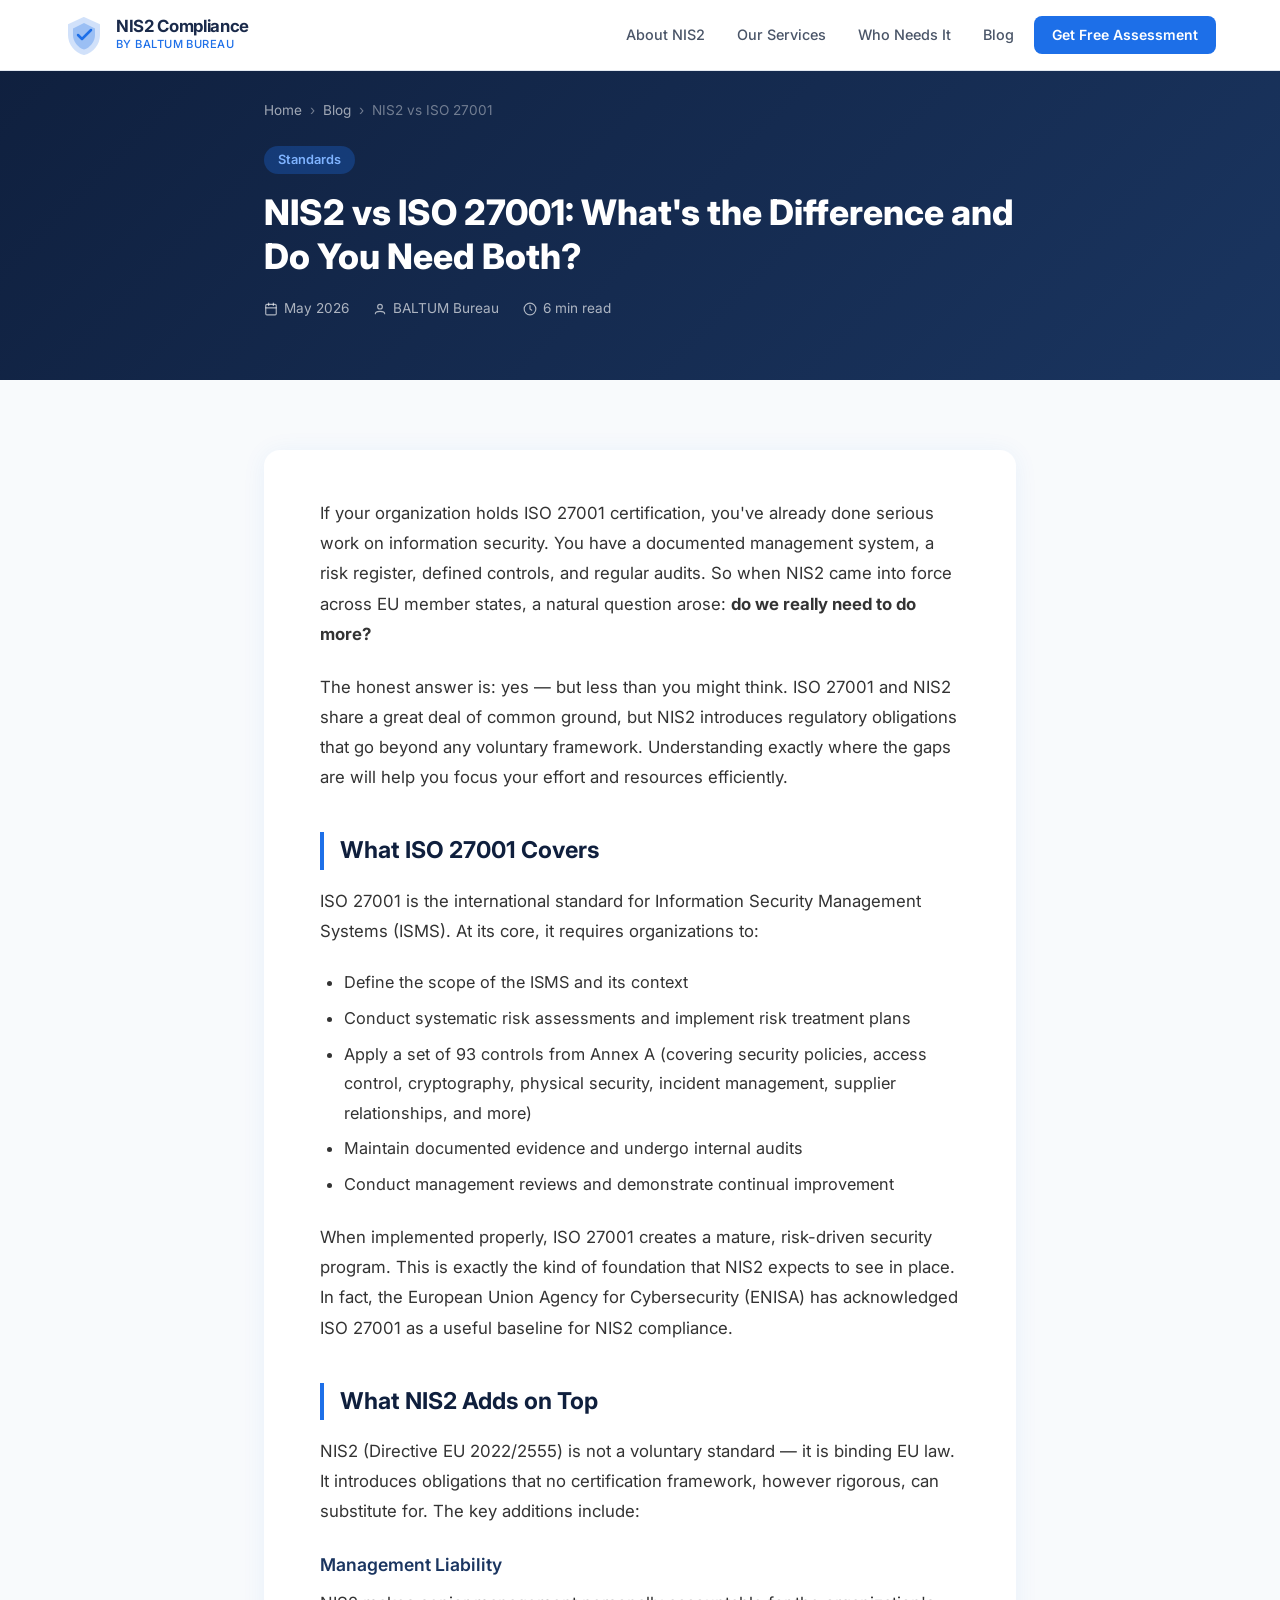
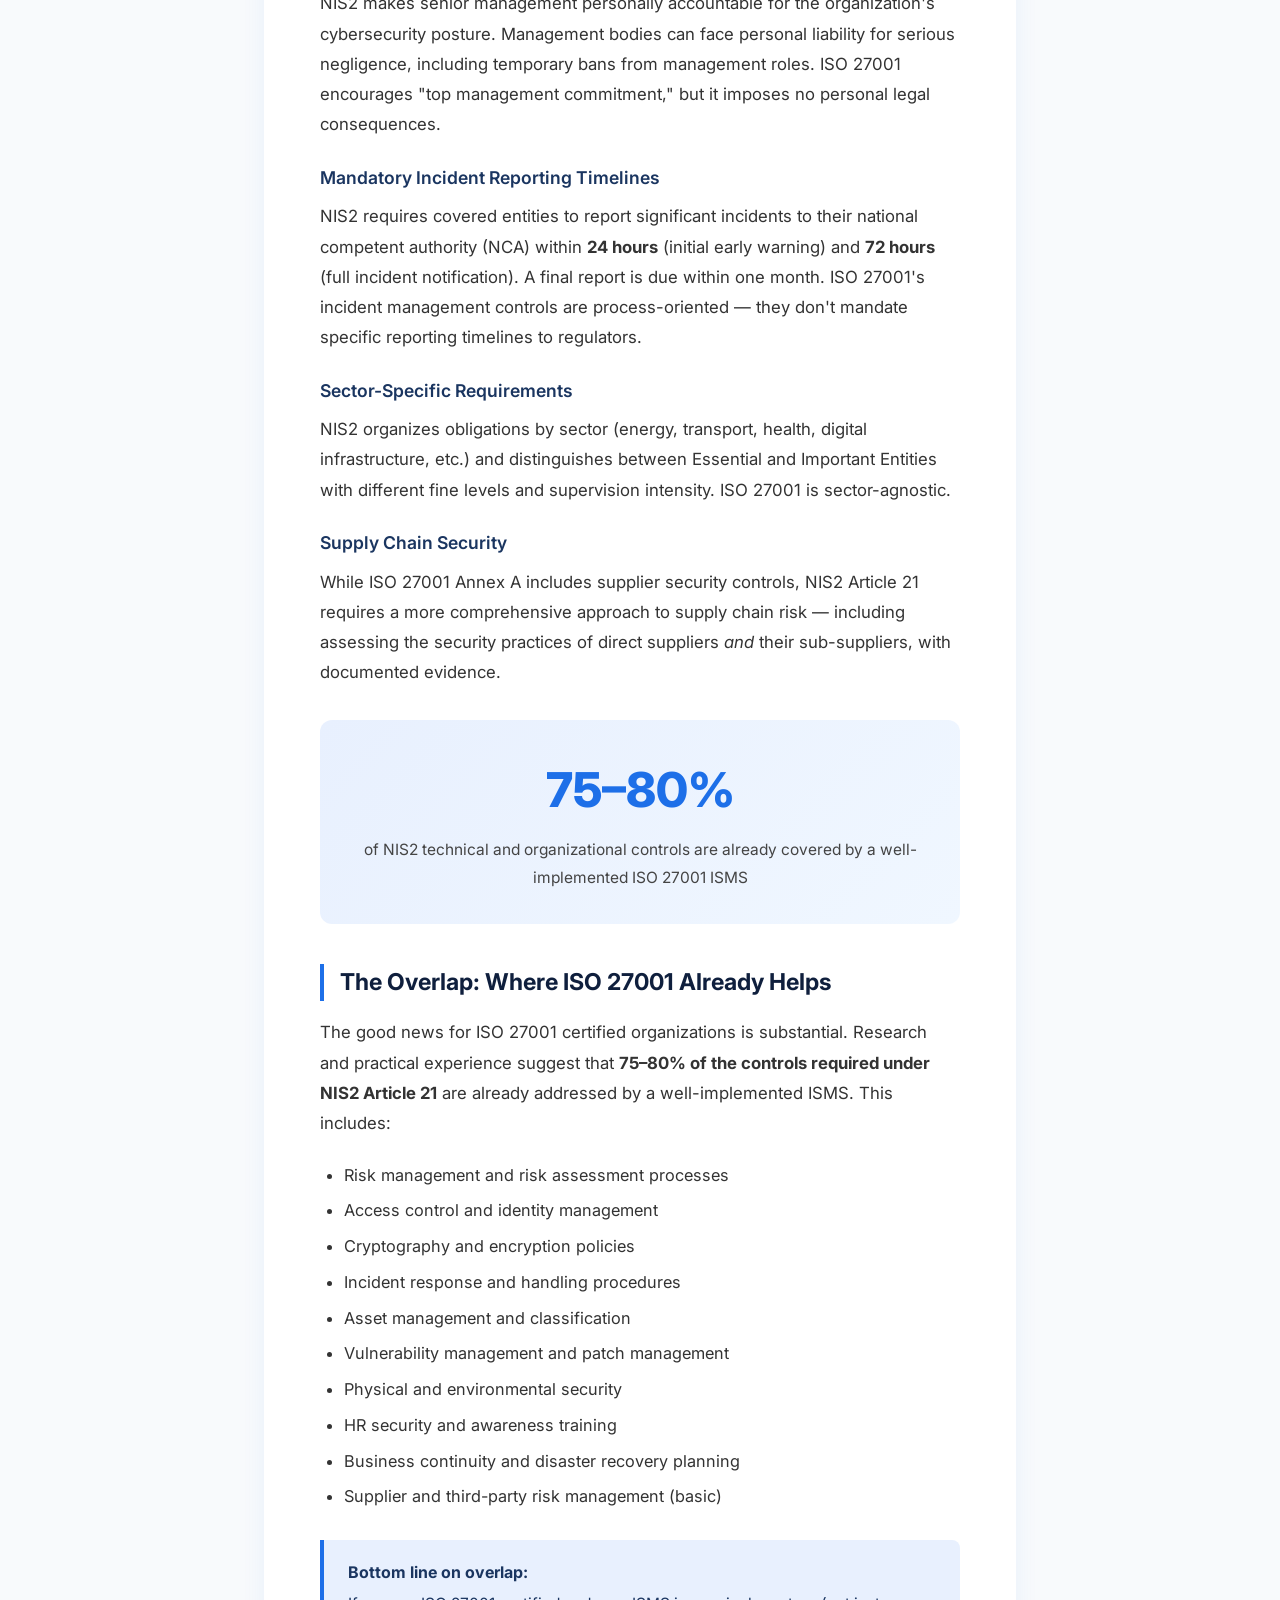
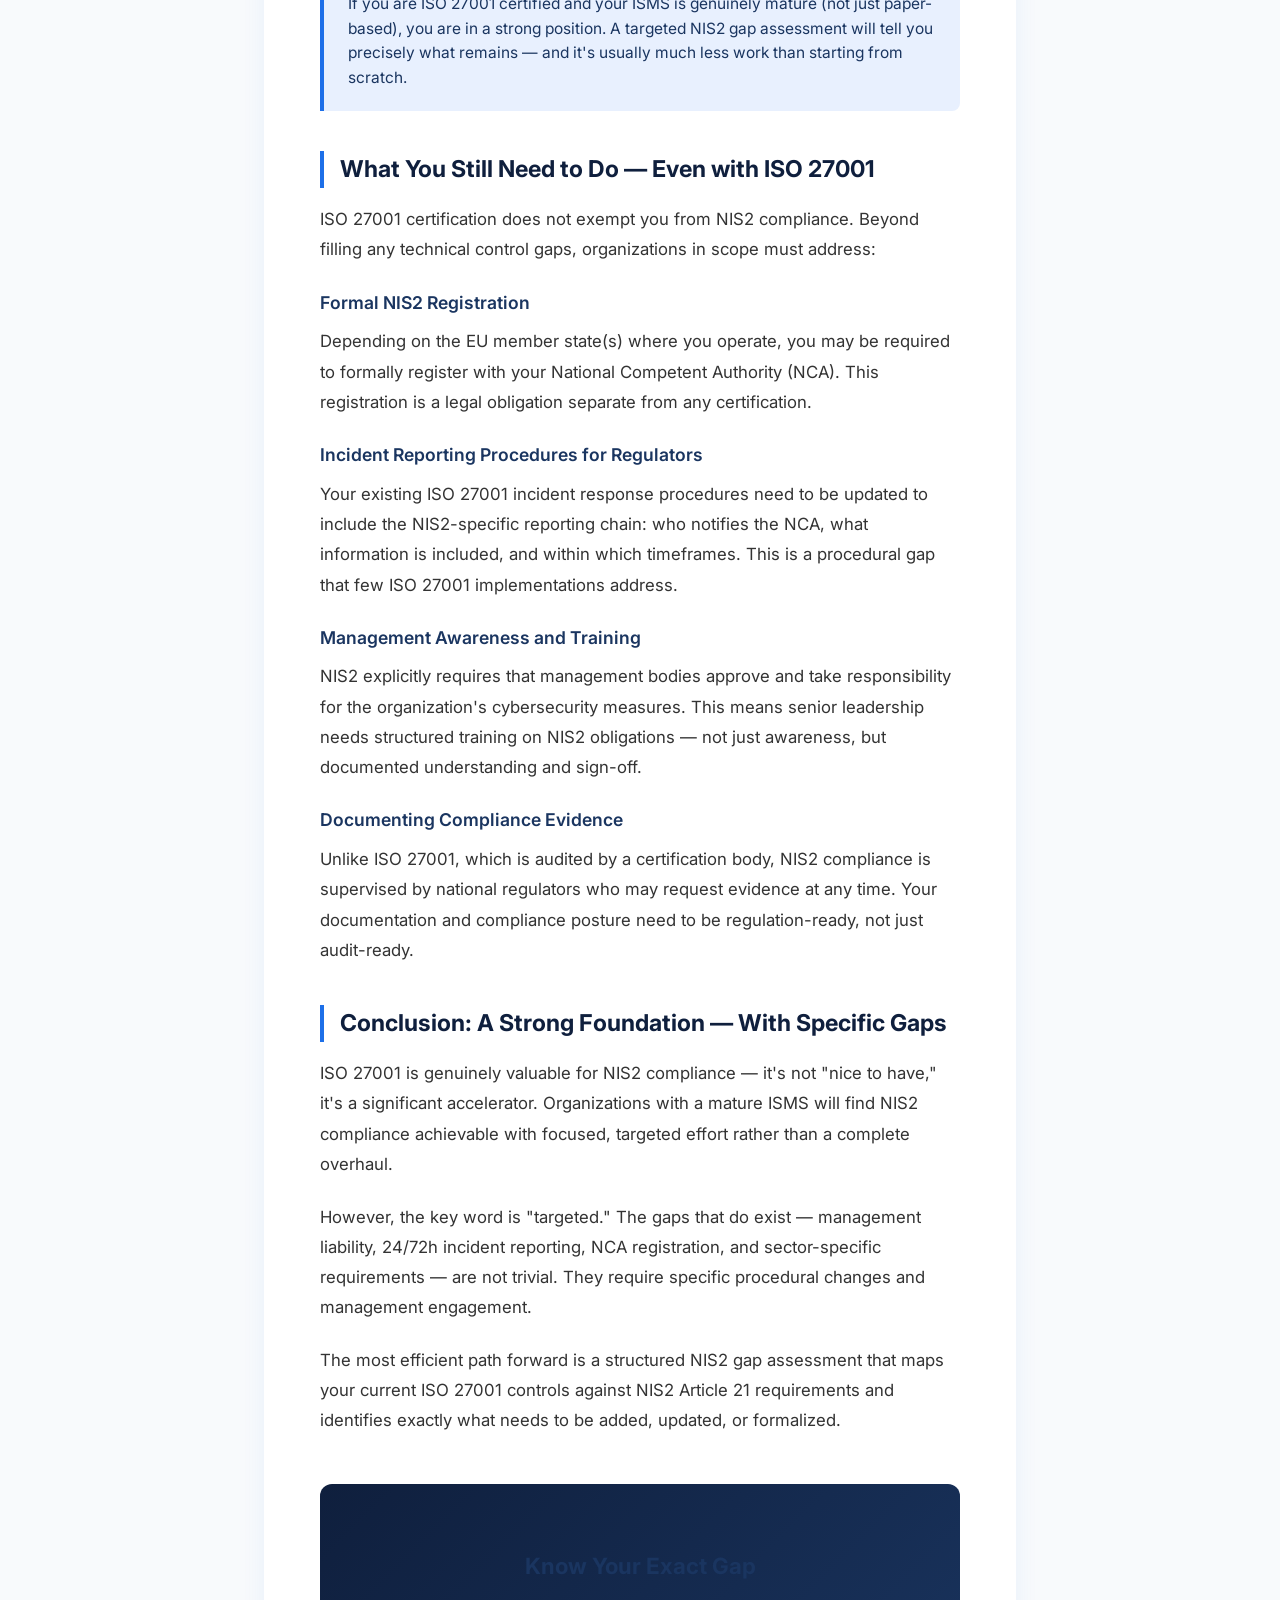
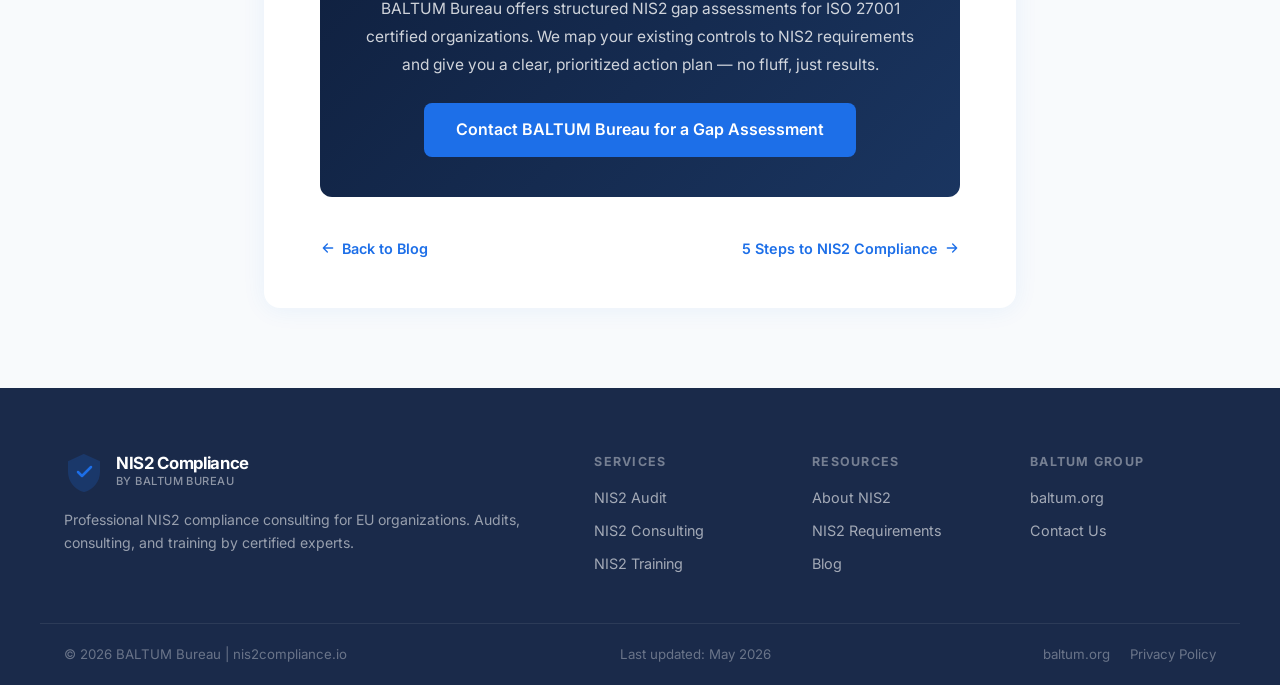
<file: blog/nis2-vs-iso27001.html>
<!DOCTYPE html>
<html lang="en">
<head>
  <meta charset="UTF-8" />
  <meta name="viewport" content="width=device-width, initial-scale=1.0" />
  <title>NIS2 vs ISO 27001: What's the Difference and Do You Need Both? | BALTUM Bureau</title>
  <meta name="description" content="ISO 27001 certified? Learn what NIS2 adds on top — management liability, incident reporting timelines, sector requirements — and what gaps remain even with ISO 27001." />
  <meta name="keywords" content="NIS2 ISO 27001 difference, NIS2 vs ISO 27001, ISO 27001 NIS2 gap, NIS2 compliance, BALTUM Bureau" />
  <meta name="author" content="BALTUM Bureau" />
  <meta property="og:title" content="NIS2 vs ISO 27001: What's the Difference?" />
  <meta property="og:description" content="ISO 27001 gives you a strong foundation — but NIS2 adds specific obligations you can't ignore. Learn about the key differences." />
  <meta property="og:url" content="https://nis2compliance.io/blog/nis2-vs-iso27001.html" />
  <meta property="og:type" content="article" />
  <link rel="canonical" href="https://nis2compliance.io/blog/nis2-vs-iso27001.html" />
  <link rel="preconnect" href="https://fonts.googleapis.com" />
  <link rel="preconnect" href="https://fonts.gstatic.com" crossorigin />
  <link href="https://fonts.googleapis.com/css2?family=Inter:wght@300;400;500;600;700;800&display=swap" rel="stylesheet" />
  <link rel="stylesheet" href="../style.css" />
  <style>
    .article-hero {
      background: linear-gradient(135deg, #0f1f3d 0%, #1a3560 100%);
      padding: 100px 0 60px;
      color: #fff;
    }
    .article-hero .container { max-width: 800px; }
    .article-breadcrumb {
      display: flex; align-items: center; gap: 8px;
      font-size: 0.85rem; color: rgba(255,255,255,0.6); margin-bottom: 1.5rem;
    }
    .article-breadcrumb a { color: rgba(255,255,255,0.6); text-decoration: none; }
    .article-breadcrumb a:hover { color: #fff; }
    .article-breadcrumb span { color: rgba(255,255,255,0.4); }
    .article-tag {
      display: inline-block; background: rgba(29,111,232,0.3);
      color: #7fb3ff; padding: 4px 14px; border-radius: 20px;
      font-size: 0.8rem; font-weight: 600; margin-bottom: 1rem;
    }
    .article-hero h1 {
      font-size: 2.2rem; font-weight: 800; line-height: 1.25;
      margin-bottom: 1.25rem;
    }
    .article-meta {
      display: flex; align-items: center; gap: 1.5rem;
      font-size: 0.85rem; color: rgba(255,255,255,0.65);
    }
    .article-meta-item { display: flex; align-items: center; gap: 6px; }

    .article-body-section { padding: 70px 0 80px; background: #f8fafc; }
    .article-container { max-width: 800px; margin: 0 auto; padding: 0 1.5rem; }
    .article-content {
      background: #fff; border-radius: 16px;
      box-shadow: 0 2px 24px rgba(29,111,232,0.07);
      padding: 3rem 3.5rem;
    }
    @media (max-width: 640px) {
      .article-content { padding: 2rem 1.5rem; }
      .article-hero h1 { font-size: 1.6rem; }
    }
    .article-content p {
      font-size: 1.05rem; line-height: 1.8; color: #333;
      margin-bottom: 1.4rem;
    }
    .article-content h2 {
      font-size: 1.45rem; font-weight: 700; color: #0f1f3d;
      margin: 2.5rem 0 1rem; padding-left: 1rem;
      border-left: 4px solid #1D6FE8;
    }
    .article-content h3 {
      font-size: 1.1rem; font-weight: 600; color: #1a3560;
      margin: 1.5rem 0 0.6rem;
    }
    .article-content ul {
      margin: 0.75rem 0 1.4rem 1.5rem;
      line-height: 1.8; color: #333; font-size: 1.02rem;
    }
    .article-content ul li { margin-bottom: 0.4rem; }
    .info-box {
      background: #e8f0fe; border-left: 4px solid #1D6FE8;
      border-radius: 0 8px 8px 0; padding: 1.25rem 1.5rem;
      margin: 1.75rem 0; font-size: 0.97rem; color: #1a3560;
    }
    .info-box strong { display: block; margin-bottom: 0.4rem; font-size: 1rem; }
    .overlap-visual {
      background: linear-gradient(135deg, #e8f0fe 0%, #f0f7ff 100%);
      border-radius: 12px; padding: 2rem; margin: 2rem 0; text-align: center;
    }
    .overlap-visual .pct { font-size: 3rem; font-weight: 800; color: #1D6FE8; }
    .overlap-visual p { margin: 0.5rem 0 0; color: #444; font-size: 0.97rem; }
    .article-cta {
      background: linear-gradient(135deg, #0f1f3d 0%, #1a3560 100%);
      border-radius: 12px; padding: 2.5rem; margin-top: 3rem; text-align: center; color: #fff;
    }
    .article-cta h3 { font-size: 1.4rem; font-weight: 700; margin-bottom: 0.75rem; }
    .article-cta p { color: rgba(255,255,255,0.8); margin-bottom: 1.5rem; font-size: 0.97rem; }
    .article-nav { display: flex; justify-content: space-between; margin-top: 2.5rem; gap: 1rem; }
    .article-nav a {
      color: #1D6FE8; text-decoration: none; font-weight: 600;
      font-size: 0.9rem; display: flex; align-items: center; gap: 6px;
    }
    .article-nav a:hover { text-decoration: underline; }
  </style>
</head>
<body>

<!-- HEADER / NAV -->
<header class="header" id="top">
  <div class="container nav-container">
    <a href="../index.html" class="logo">
      <svg class="logo-icon" viewBox="0 0 40 40" fill="none" xmlns="http://www.w3.org/2000/svg">
        <path d="M20 3L5 10V20C5 28.8 11.6 37.1 20 39C28.4 37.1 35 28.8 35 20V10L20 3Z" fill="#1D6FE8" opacity="0.2" stroke="#1D6FE8" stroke-width="2"/>
        <path d="M20 8L9 13.5V20C9 26.6 13.9 32.7 20 34.5C26.1 32.7 31 26.6 31 20V13.5L20 8Z" fill="#1D6FE8" opacity="0.3"/>
        <path d="M14 20L18 24L27 15" stroke="#1D6FE8" stroke-width="2.5" stroke-linecap="round" stroke-linejoin="round"/>
      </svg>
      <div class="logo-text">
        <span class="logo-name">NIS2 Compliance</span>
        <span class="logo-tagline">by BALTUM Bureau</span>
      </div>
    </a>
    <button class="mobile-toggle" id="mobileToggle" aria-label="Toggle menu">
      <span></span><span></span><span></span>
    </button>
    <nav class="nav" id="navMenu">
      <a href="../index.html#about" class="nav-link">About NIS2</a>
      <a href="../index.html#services" class="nav-link">Our Services</a>
      <a href="../index.html#who-needs" class="nav-link">Who Needs It</a>
      <a href="/blog/" class="nav-link">Blog</a>
      <a href="../index.html#contact" class="btn btn-primary btn-sm">Get Free Assessment</a>
    </nav>
  </div>
</header>

<!-- ARTICLE HERO -->
<section class="article-hero">
  <div class="container">
    <div class="article-breadcrumb">
      <a href="../index.html">Home</a>
      <span>›</span>
      <a href="index.html">Blog</a>
      <span>›</span>
      <span>NIS2 vs ISO 27001</span>
    </div>
    <div class="article-tag">Standards</div>
    <h1>NIS2 vs ISO 27001: What's the Difference and Do You Need Both?</h1>
    <div class="article-meta">
      <div class="article-meta-item">
        <svg width="14" height="14" viewBox="0 0 24 24" fill="none"><rect x="3" y="4" width="18" height="18" rx="2" stroke="currentColor" stroke-width="2"/><path d="M16 2V6M8 2V6M3 10H21" stroke="currentColor" stroke-width="2" stroke-linecap="round"/></svg>
        May 2026
      </div>
      <div class="article-meta-item">
        <svg width="14" height="14" viewBox="0 0 24 24" fill="none"><circle cx="12" cy="8" r="4" stroke="currentColor" stroke-width="2"/><path d="M4 20C4 17.79 7.58 16 12 16C16.42 16 20 17.79 20 20" stroke="currentColor" stroke-width="2" stroke-linecap="round"/></svg>
        BALTUM Bureau
      </div>
      <div class="article-meta-item">
        <svg width="14" height="14" viewBox="0 0 24 24" fill="none"><circle cx="12" cy="12" r="10" stroke="currentColor" stroke-width="2"/><path d="M12 6V12L15 14" stroke="currentColor" stroke-width="2" stroke-linecap="round"/></svg>
        6 min read
      </div>
    </div>
  </div>
</section>

<!-- ARTICLE BODY -->
<section class="article-body-section">
  <div class="article-container">
    <div class="article-content">

      <p>If your organization holds ISO 27001 certification, you've already done serious work on information security. You have a documented management system, a risk register, defined controls, and regular audits. So when NIS2 came into force across EU member states, a natural question arose: <strong>do we really need to do more?</strong></p>

      <p>The honest answer is: yes — but less than you might think. ISO 27001 and NIS2 share a great deal of common ground, but NIS2 introduces regulatory obligations that go beyond any voluntary framework. Understanding exactly where the gaps are will help you focus your effort and resources efficiently.</p>

      <h2>What ISO 27001 Covers</h2>

      <p>ISO 27001 is the international standard for Information Security Management Systems (ISMS). At its core, it requires organizations to:</p>
      <ul>
        <li>Define the scope of the ISMS and its context</li>
        <li>Conduct systematic risk assessments and implement risk treatment plans</li>
        <li>Apply a set of 93 controls from Annex A (covering security policies, access control, cryptography, physical security, incident management, supplier relationships, and more)</li>
        <li>Maintain documented evidence and undergo internal audits</li>
        <li>Conduct management reviews and demonstrate continual improvement</li>
      </ul>

      <p>When implemented properly, ISO 27001 creates a mature, risk-driven security program. This is exactly the kind of foundation that NIS2 expects to see in place. In fact, the European Union Agency for Cybersecurity (ENISA) has acknowledged ISO 27001 as a useful baseline for NIS2 compliance.</p>

      <h2>What NIS2 Adds on Top</h2>

      <p>NIS2 (Directive EU 2022/2555) is not a voluntary standard — it is binding EU law. It introduces obligations that no certification framework, however rigorous, can substitute for. The key additions include:</p>

      <h3>Management Liability</h3>
      <p>NIS2 makes senior management personally accountable for the organization's cybersecurity posture. Management bodies can face personal liability for serious negligence, including temporary bans from management roles. ISO 27001 encourages "top management commitment," but it imposes no personal legal consequences.</p>

      <h3>Mandatory Incident Reporting Timelines</h3>
      <p>NIS2 requires covered entities to report significant incidents to their national competent authority (NCA) within <strong>24 hours</strong> (initial early warning) and <strong>72 hours</strong> (full incident notification). A final report is due within one month. ISO 27001's incident management controls are process-oriented — they don't mandate specific reporting timelines to regulators.</p>

      <h3>Sector-Specific Requirements</h3>
      <p>NIS2 organizes obligations by sector (energy, transport, health, digital infrastructure, etc.) and distinguishes between Essential and Important Entities with different fine levels and supervision intensity. ISO 27001 is sector-agnostic.</p>

      <h3>Supply Chain Security</h3>
      <p>While ISO 27001 Annex A includes supplier security controls, NIS2 Article 21 requires a more comprehensive approach to supply chain risk — including assessing the security practices of direct suppliers <em>and</em> their sub-suppliers, with documented evidence.</p>

      <div class="overlap-visual">
        <div class="pct">75–80%</div>
        <p>of NIS2 technical and organizational controls are already covered by a well-implemented ISO 27001 ISMS</p>
      </div>

      <h2>The Overlap: Where ISO 27001 Already Helps</h2>

      <p>The good news for ISO 27001 certified organizations is substantial. Research and practical experience suggest that <strong>75–80% of the controls required under NIS2 Article 21</strong> are already addressed by a well-implemented ISMS. This includes:</p>
      <ul>
        <li>Risk management and risk assessment processes</li>
        <li>Access control and identity management</li>
        <li>Cryptography and encryption policies</li>
        <li>Incident response and handling procedures</li>
        <li>Asset management and classification</li>
        <li>Vulnerability management and patch management</li>
        <li>Physical and environmental security</li>
        <li>HR security and awareness training</li>
        <li>Business continuity and disaster recovery planning</li>
        <li>Supplier and third-party risk management (basic)</li>
      </ul>

      <div class="info-box">
        <strong>Bottom line on overlap:</strong>
        If you are ISO 27001 certified and your ISMS is genuinely mature (not just paper-based), you are in a strong position. A targeted NIS2 gap assessment will tell you precisely what remains — and it's usually much less work than starting from scratch.
      </div>

      <h2>What You Still Need to Do — Even with ISO 27001</h2>

      <p>ISO 27001 certification does not exempt you from NIS2 compliance. Beyond filling any technical control gaps, organizations in scope must address:</p>

      <h3>Formal NIS2 Registration</h3>
      <p>Depending on the EU member state(s) where you operate, you may be required to formally register with your National Competent Authority (NCA). This registration is a legal obligation separate from any certification.</p>

      <h3>Incident Reporting Procedures for Regulators</h3>
      <p>Your existing ISO 27001 incident response procedures need to be updated to include the NIS2-specific reporting chain: who notifies the NCA, what information is included, and within which timeframes. This is a procedural gap that few ISO 27001 implementations address.</p>

      <h3>Management Awareness and Training</h3>
      <p>NIS2 explicitly requires that management bodies approve and take responsibility for the organization's cybersecurity measures. This means senior leadership needs structured training on NIS2 obligations — not just awareness, but documented understanding and sign-off.</p>

      <h3>Documenting Compliance Evidence</h3>
      <p>Unlike ISO 27001, which is audited by a certification body, NIS2 compliance is supervised by national regulators who may request evidence at any time. Your documentation and compliance posture need to be regulation-ready, not just audit-ready.</p>

      <h2>Conclusion: A Strong Foundation — With Specific Gaps</h2>

      <p>ISO 27001 is genuinely valuable for NIS2 compliance — it's not "nice to have," it's a significant accelerator. Organizations with a mature ISMS will find NIS2 compliance achievable with focused, targeted effort rather than a complete overhaul.</p>

      <p>However, the key word is "targeted." The gaps that do exist — management liability, 24/72h incident reporting, NCA registration, and sector-specific requirements — are not trivial. They require specific procedural changes and management engagement.</p>

      <p>The most efficient path forward is a structured NIS2 gap assessment that maps your current ISO 27001 controls against NIS2 Article 21 requirements and identifies exactly what needs to be added, updated, or formalized.</p>

      <div class="article-cta">
        <h3>Know Your Exact Gap</h3>
        <p>BALTUM Bureau offers structured NIS2 gap assessments for ISO 27001 certified organizations. We map your existing controls to NIS2 requirements and give you a clear, prioritized action plan — no fluff, just results.</p>
        <a href="../index.html#contact" class="btn btn-primary btn-lg">Contact BALTUM Bureau for a Gap Assessment</a>
      </div>

      <div class="article-nav">
        <a href="index.html">
          <svg width="16" height="16" viewBox="0 0 24 24" fill="none"><path d="M19 12H5M11 6L5 12L11 18" stroke="#1D6FE8" stroke-width="2" stroke-linecap="round" stroke-linejoin="round"/></svg>
          Back to Blog
        </a>
        <a href="nis2-implementation-steps.html">
          5 Steps to NIS2 Compliance
          <svg width="16" height="16" viewBox="0 0 24 24" fill="none"><path d="M5 12H19M13 6L19 12L13 18" stroke="#1D6FE8" stroke-width="2" stroke-linecap="round" stroke-linejoin="round"/></svg>
        </a>
      </div>

    </div>
  </div>
</section>

<!-- FOOTER -->
<footer class="footer">
  <div class="container footer-inner">
    <div class="footer-brand">
      <a href="../index.html" class="logo">
        <svg class="logo-icon" viewBox="0 0 40 40" fill="none"><path d="M20 3L5 10V20C5 28.8 11.6 37.1 20 39C28.4 37.1 35 28.8 35 20V10L20 3Z" fill="#1D6FE8" opacity="0.2" stroke="#1D6FE8" stroke-width="2"/><path d="M14 20L18 24L27 15" stroke="#1D6FE8" stroke-width="2.5" stroke-linecap="round" stroke-linejoin="round"/></svg>
        <div class="logo-text">
          <span class="logo-name">NIS2 Compliance</span>
          <span class="logo-tagline">by BALTUM Bureau</span>
        </div>
      </a>
      <p class="footer-desc">Professional NIS2 compliance consulting for EU organizations. Audits, consulting, and training by certified experts.</p>
    </div>
    <div class="footer-links">
      <div class="footer-col">
        <div class="footer-col-title">Services</div>
        <a href="../index.html#services">NIS2 Audit</a>
        <a href="../index.html#services">NIS2 Consulting</a>
        <a href="../index.html#services">NIS2 Training</a>
      </div>
      <div class="footer-col">
        <div class="footer-col-title">Resources</div>
        <a href="../index.html#about">About NIS2</a>
        <a href="../index.html#requirements">NIS2 Requirements</a>
        <a href="index.html">Blog</a>
      </div>
      <div class="footer-col">
        <div class="footer-col-title">BALTUM Group</div>
        <a href="https://baltum.org" target="_blank" rel="noopener">baltum.org</a>
        <a href="../index.html#contact">Contact Us</a>
      </div>
    </div>
  </div>
  <div class="footer-bottom">
    <div class="container footer-bottom-inner">
      <span>© 2026 BALTUM Bureau | nis2compliance.io</span>
      <span class="footer-updated">Last updated: May 2026</span>
      <div class="footer-bottom-links">
        <a href="https://baltum.org" target="_blank" rel="noopener">baltum.org</a>
        <a href="../index.html#privacy">Privacy Policy</a>
      </div>
    </div>
  </div>
</footer>

<script>
  const toggle = document.getElementById('mobileToggle');
  const navMenu = document.getElementById('navMenu');
  toggle.addEventListener('click', () => {
    navMenu.classList.toggle('active');
    toggle.classList.toggle('active');
  });
  document.querySelectorAll('.nav-link, .nav .btn').forEach(link => {
    link.addEventListener('click', () => {
      navMenu.classList.remove('active');
      toggle.classList.remove('active');
    });
  });
  window.addEventListener('scroll', () => {
    const header = document.querySelector('.header');
    if (window.scrollY > 20) {
      header.classList.add('scrolled');
    } else {
      header.classList.remove('scrolled');
    }
  });
</script>

</body>
</html>
</file>
<file: style.css>
/* ===========================
   NIS2 Compliance - style.css
   BALTUM Bureau
   Light Professional Theme
   =========================== */

*, *::before, *::after {
  box-sizing: border-box;
  margin: 0;
  padding: 0;
}

:root {
  --white: #FFFFFF;
  --light-grey: #F5F7FA;
  --navy: #1a2a4a;
  --text: #1a2a4a;
  --text-muted: #4a5568;
  --text-dim: #718096;
  --blue: #1D6FE8;
  --blue-light: #3B82F6;
  --blue-dark: #1558C0;
  --blue-glow: rgba(29, 111, 232, 0.12);
  --blue-bg: #EBF5FF;
  --border: #e2e8f0;
  --border-focus: #1D6FE8;
  --orange: #fd7e14;
  --green: #28a745;
  --shadow-card: 0 2px 12px rgba(0,0,0,0.08);
  --shadow-hover: 0 8px 28px rgba(0,0,0,0.12);
  --font: 'Inter', -apple-system, BlinkMacSystemFont, sans-serif;
}

html {
  scroll-behavior: smooth;
  font-size: 16px;
}

body {
  font-family: var(--font);
  background-color: var(--white);
  color: var(--text);
  line-height: 1.6;
  -webkit-font-smoothing: antialiased;
}

/* ===== LAYOUT ===== */
.container {
  max-width: 1200px;
  margin: 0 auto;
  padding: 0 24px;
}

/* ===== TYPOGRAPHY ===== */
.text-blue { color: var(--blue); }

/* ===== BUTTONS ===== */
.btn {
  display: inline-flex;
  align-items: center;
  justify-content: center;
  gap: 8px;
  font-family: var(--font);
  font-weight: 600;
  border-radius: 8px;
  cursor: pointer;
  text-decoration: none;
  border: none;
  transition: all 0.2s ease;
  white-space: nowrap;
}

.btn-primary {
  background: var(--blue);
  color: #fff;
  padding: 12px 24px;
}
.btn-primary:hover {
  background: var(--blue-light);
  transform: translateY(-1px);
  box-shadow: 0 8px 24px rgba(29, 111, 232, 0.3);
}

/* Outline button — light contexts */
.btn-outline {
  background: transparent;
  color: var(--blue);
  border: 2px solid var(--blue);
  padding: 11px 24px;
}
.btn-outline:hover {
  background: var(--blue);
  color: #fff;
}

/* Outline button in dark contexts (hero) */
.hero .btn-outline {
  color: #fff;
  border-color: rgba(255,255,255,0.5);
  background: transparent;
}
.hero .btn-outline:hover {
  border-color: #fff;
  background: rgba(255,255,255,0.1);
  color: #fff;
}

.btn-sm { padding: 8px 18px; font-size: 0.875rem; }
.btn-lg { padding: 14px 32px; font-size: 1rem; }
.btn-full { width: 100%; }

/* ===== HEADER ===== */
.header {
  position: fixed;
  top: 0;
  left: 0;
  right: 0;
  z-index: 1000;
  background: #fff;
  border-bottom: 1px solid var(--border);
  transition: box-shadow 0.3s ease;
}
.header.scrolled {
  box-shadow: 0 4px 20px rgba(0,0,0,0.08);
}

.nav-container {
  display: flex;
  align-items: center;
  justify-content: space-between;
  height: 70px;
}

.logo {
  display: flex;
  align-items: center;
  gap: 12px;
  text-decoration: none;
}

.logo-icon {
  width: 40px;
  height: 40px;
  flex-shrink: 0;
}

.logo-text {
  display: flex;
  flex-direction: column;
}

.logo-name {
  font-size: 1.05rem;
  font-weight: 700;
  color: var(--navy);
  line-height: 1.2;
  letter-spacing: -0.02em;
}

.logo-tagline {
  font-size: 0.7rem;
  color: var(--blue);
  font-weight: 500;
  letter-spacing: 0.04em;
  text-transform: uppercase;
}

.nav {
  display: flex;
  align-items: center;
  gap: 8px;
}

.nav-link {
  color: var(--text-muted);
  text-decoration: none;
  font-size: 0.9rem;
  font-weight: 500;
  padding: 8px 12px;
  border-radius: 6px;
  transition: color 0.2s, background 0.2s;
}
.nav-link:hover {
  color: var(--blue);
  background: var(--blue-bg);
}

.mobile-toggle {
  display: none;
  flex-direction: column;
  gap: 5px;
  background: none;
  border: none;
  cursor: pointer;
  padding: 8px;
}
.mobile-toggle span {
  display: block;
  width: 24px;
  height: 2px;
  background: var(--navy);
  border-radius: 2px;
  transition: all 0.3s ease;
}
.mobile-toggle.active span:nth-child(1) { transform: translateY(7px) rotate(45deg); }
.mobile-toggle.active span:nth-child(2) { opacity: 0; }
.mobile-toggle.active span:nth-child(3) { transform: translateY(-7px) rotate(-45deg); }

/* ===== HERO ===== */
.hero {
  position: relative;
  padding: 140px 0 0;
  overflow: hidden;
  background: linear-gradient(135deg, #1a2a4a 0%, #1D6FE8 100%);
}

.hero-bg {
  position: absolute;
  inset: 0;
  background:
    radial-gradient(ellipse 60% 50% at 80% 20%, rgba(255,255,255,0.05) 0%, transparent 60%),
    radial-gradient(ellipse 40% 40% at 20% 80%, rgba(255,255,255,0.03) 0%, transparent 60%);
  pointer-events: none;
}

.hero-content {
  max-width: 720px;
  margin: 0 auto;
  text-align: center;
  padding-bottom: 64px;
}

.hero-badge {
  display: inline-flex;
  align-items: center;
  gap: 8px;
  background: rgba(255,255,255,0.12);
  border: 1px solid rgba(255,255,255,0.25);
  border-radius: 100px;
  padding: 6px 16px;
  font-size: 0.8rem;
  font-weight: 600;
  color: rgba(255,255,255,0.9);
  letter-spacing: 0.04em;
  text-transform: uppercase;
  margin-bottom: 28px;
}

.hero-title {
  font-size: clamp(2.2rem, 5vw, 3.6rem);
  font-weight: 800;
  line-height: 1.15;
  letter-spacing: -0.03em;
  color: #fff;
  margin-bottom: 20px;
}

.hero-title .text-blue {
  color: rgba(255,255,255,0.85);
  text-decoration: underline;
  text-decoration-color: rgba(255,255,255,0.4);
  text-underline-offset: 6px;
}

.hero-subtitle {
  font-size: 1.15rem;
  color: rgba(255,255,255,0.75);
  max-width: 580px;
  margin: 0 auto 36px;
  line-height: 1.7;
}

.hero-actions {
  display: flex;
  gap: 12px;
  justify-content: center;
  flex-wrap: wrap;
  margin-bottom: 0;
}

/* Stats bar — white band below hero */
.stats-bar {
  display: flex;
  align-items: center;
  justify-content: center;
  gap: 0;
  background: #fff;
  border-top: none;
  border-radius: 0;
  padding: 32px 40px;
  flex-wrap: wrap;
  box-shadow: 0 4px 20px rgba(0,0,0,0.08);
}

.stat-item {
  text-align: center;
  flex: 1;
  min-width: 120px;
  padding: 8px 16px;
}

.stat-value {
  font-size: 2rem;
  font-weight: 800;
  color: var(--blue);
  letter-spacing: -0.03em;
  line-height: 1;
}

.stat-label {
  font-size: 0.8rem;
  color: var(--text-muted);
  font-weight: 500;
  margin-top: 4px;
  text-transform: uppercase;
  letter-spacing: 0.05em;
}

.stat-divider {
  width: 1px;
  height: 40px;
  background: var(--border);
  flex-shrink: 0;
}

/* ===== SECTIONS ===== */
.section {
  padding: 96px 0;
}

/* Alternating backgrounds */
.section:nth-of-type(odd) {
  background: var(--white);
}
.section:nth-of-type(even) {
  background: var(--light-grey);
}

/* Explicit overrides where needed */
.section-white { background: var(--white) !important; }
.section-grey  { background: var(--light-grey) !important; }

/* Services section */
#services { background: var(--light-grey); }
/* Requirements */
#requirements { background: var(--light-grey); }
/* Who needs it */
#who-needs { background: var(--white); }
/* Why BALTUM */
#why-baltum { background: var(--light-grey); }
/* Standards overlap */
#standards-overlap { background: var(--white); }
/* Contact */
#contact { background: var(--white); }

.section-label {
  display: inline-block;
  font-size: 0.75rem;
  font-weight: 700;
  letter-spacing: 0.12em;
  text-transform: uppercase;
  color: var(--blue);
  margin-bottom: 12px;
}

.section-title {
  font-size: clamp(1.8rem, 3.5vw, 2.6rem);
  font-weight: 700;
  letter-spacing: -0.02em;
  color: var(--navy);
  margin-bottom: 12px;
  line-height: 1.2;
  display: inline-block;
  padding-bottom: 14px;
  border-bottom: 3px solid var(--blue);
}

.section-subtitle {
  font-size: 1.05rem;
  color: var(--text-muted);
  max-width: 640px;
  line-height: 1.7;
  margin-bottom: 48px;
  margin-top: 16px;
}

/* ===== ABOUT / 2 COL CARDS ===== */
.cards-2col {
  display: grid;
  grid-template-columns: repeat(2, 1fr);
  gap: 24px;
}

.card {
  background: var(--white);
  border: 1px solid var(--border);
  border-radius: 14px;
  padding: 36px;
  box-shadow: var(--shadow-card);
  transition: transform 0.3s ease, box-shadow 0.3s ease, opacity 0.4s ease;
  opacity: 0;
  transform: translateY(20px);
}
.card.visible {
  opacity: 1;
  transform: translateY(0);
}
.card:hover {
  transform: translateY(-4px);
  box-shadow: var(--shadow-hover);
}

.card-icon-wrap {
  width: 56px;
  height: 56px;
  border-radius: 14px;
  display: flex;
  align-items: center;
  justify-content: center;
  margin-bottom: 20px;
}
.card-icon-wrap.blue { background: var(--blue-bg); }
.card-icon-wrap.orange { background: rgba(245, 158, 11, 0.1); }

.card-title {
  font-size: 1.2rem;
  font-weight: 700;
  color: var(--navy);
  margin-bottom: 12px;
}

.card-desc {
  color: var(--text-muted);
  font-size: 0.95rem;
  line-height: 1.6;
  margin-bottom: 20px;
}

.fine-badge {
  display: inline-block;
  padding: 8px 16px;
  border-radius: 8px;
  font-size: 0.85rem;
  font-weight: 500;
}
.fine-high {
  background: var(--blue-bg);
  border: 1px solid rgba(29, 111, 232, 0.2);
  color: var(--blue);
}
.fine-medium {
  background: rgba(253, 126, 20, 0.1);
  border: 1px solid rgba(253, 126, 20, 0.25);
  color: var(--orange);
}

/* ===== SERVICES ===== */
.cards-3col {
  display: grid;
  grid-template-columns: repeat(3, 1fr);
  gap: 24px;
}

.service-card {
  position: relative;
  background: var(--white);
  border: 1px solid var(--border);
  border-top: 3px solid var(--blue);
  border-radius: 14px;
  padding: 36px;
  display: flex;
  flex-direction: column;
  gap: 0;
  box-shadow: var(--shadow-card);
  transition: transform 0.3s ease, box-shadow 0.3s ease, opacity 0.4s ease;
  opacity: 0;
  transform: translateY(20px);
}
.service-card.visible {
  opacity: 1;
  transform: translateY(0);
}
.service-card:hover {
  transform: translateY(-4px);
  box-shadow: var(--shadow-hover);
}

.service-card-featured {
  border-top: 3px solid var(--blue);
  border-color: var(--blue);
  box-shadow: 0 4px 24px rgba(29, 111, 232, 0.15);
}

.featured-badge {
  position: absolute;
  top: -12px;
  left: 50%;
  transform: translateX(-50%);
  background: var(--blue);
  color: #fff;
  font-size: 0.75rem;
  font-weight: 700;
  padding: 4px 16px;
  border-radius: 100px;
  letter-spacing: 0.06em;
  text-transform: uppercase;
  white-space: nowrap;
}

.service-icon {
  width: 60px;
  height: 60px;
  background: var(--blue-bg);
  border-radius: 14px;
  display: flex;
  align-items: center;
  justify-content: center;
  margin-bottom: 8px;
}

.service-number {
  font-size: 0.75rem;
  font-weight: 700;
  color: var(--blue);
  letter-spacing: 0.1em;
  margin-bottom: 8px;
}

.service-title {
  font-size: 1.3rem;
  font-weight: 700;
  color: var(--navy);
  margin-bottom: 20px;
}

.service-list {
  list-style: none;
  flex: 1;
  margin-bottom: 24px;
}
.service-list li {
  font-size: 0.9rem;
  color: var(--text-muted);
  padding: 6px 0;
  padding-left: 20px;
  position: relative;
  line-height: 1.5;
}
.service-list li::before {
  content: '';
  position: absolute;
  left: 0;
  top: 13px;
  width: 8px;
  height: 2px;
  background: var(--blue);
  border-radius: 1px;
}

/* Service CTA — outline style */
.service-card .btn-primary {
  background: transparent;
  color: var(--blue);
  border: 2px solid var(--blue);
}
.service-card .btn-primary:hover {
  background: var(--blue);
  color: #fff;
  box-shadow: 0 6px 18px rgba(29, 111, 232, 0.25);
}

/* ===== REQUIREMENTS ===== */
.requirements-grid {
  display: grid;
  grid-template-columns: repeat(2, 1fr);
  gap: 16px;
}

.req-item {
  display: flex;
  align-items: flex-start;
  gap: 16px;
  background: var(--white);
  border: 1px solid var(--border);
  border-radius: 12px;
  padding: 20px;
  box-shadow: var(--shadow-card);
  transition: border-color 0.2s, transform 0.3s ease, opacity 0.4s ease;
  opacity: 0;
  transform: translateY(16px);
}
.req-item.visible {
  opacity: 1;
  transform: translateY(0);
}
.req-item:hover {
  border-color: var(--blue);
  transform: translateY(-2px);
}

.req-icon {
  width: 40px;
  height: 40px;
  background: var(--blue-bg);
  border-radius: 10px;
  display: flex;
  align-items: center;
  justify-content: center;
  flex-shrink: 0;
}

.req-title {
  font-size: 0.95rem;
  font-weight: 600;
  color: var(--navy);
  margin-bottom: 4px;
}

.req-desc {
  font-size: 0.82rem;
  color: var(--text-muted);
  line-height: 1.5;
}

/* ===== SECTORS ===== */
.sectors-grid {
  display: grid;
  grid-template-columns: repeat(auto-fill, minmax(130px, 1fr));
  gap: 12px;
  margin-bottom: 36px;
}

.sector-item {
  background: var(--blue-bg);
  border: 1px solid rgba(29, 111, 232, 0.15);
  border-radius: 10px;
  padding: 16px 10px;
  text-align: center;
  transition: border-color 0.2s, transform 0.2s, opacity 0.4s ease;
  opacity: 0;
  transform: translateY(16px);
  cursor: default;
}
.sector-item.visible {
  opacity: 1;
  transform: translateY(0);
}
.sector-item:hover {
  border-color: var(--blue);
  transform: translateY(-3px);
  box-shadow: 0 4px 12px rgba(29, 111, 232, 0.12);
}

.sector-icon {
  font-size: 1.8rem;
  margin-bottom: 8px;
}

.sector-name {
  font-size: 0.78rem;
  font-weight: 600;
  color: var(--blue);
  line-height: 1.3;
}

.threshold-box {
  display: flex;
  align-items: center;
  gap: 20px;
  background: var(--blue-bg);
  border: 1px solid rgba(29, 111, 232, 0.2);
  border-radius: 14px;
  padding: 24px 32px;
}

.threshold-text {
  font-size: 0.95rem;
  color: var(--text-muted);
  line-height: 1.6;
}
.threshold-text strong { color: var(--navy); }

/* ===== WHY BALTUM ===== */
.why-intro {
  font-size: 1rem;
  color: var(--text-muted);
  line-height: 1.75;
  max-width: 800px;
  margin: 0 auto 40px;
  text-align: center;
}

.why-grid {
  display: grid;
  grid-template-columns: repeat(2, 1fr);
  gap: 24px;
  margin-bottom: 40px;
}

.why-grid-6 {
  grid-template-columns: repeat(3, 1fr);
}

.why-item {
  background: var(--white);
  border: 1px solid var(--border);
  border-radius: 14px;
  padding: 32px;
  display: flex;
  flex-direction: column;
  gap: 12px;
  box-shadow: var(--shadow-card);
  opacity: 0;
  transform: translateY(20px);
  transition: opacity 0.4s ease, transform 0.4s ease, box-shadow 0.3s ease;
}
.why-item.visible {
  opacity: 1;
  transform: translateY(0);
}
.why-item:hover {
  box-shadow: var(--shadow-hover);
  transform: translateY(-3px);
}

.why-card {
  background: var(--white);
  border: 1px solid var(--border);
  border-top: 3px solid var(--blue);
  border-radius: 14px;
  padding: 28px;
  display: flex;
  flex-direction: column;
  gap: 12px;
  box-shadow: var(--shadow-card);
  transition: box-shadow 0.3s ease, transform 0.3s ease;
}
.why-card:hover {
  box-shadow: var(--shadow-hover);
  transform: translateY(-3px);
}
.why-card h3 {
  font-size: 1.05rem;
  font-weight: 700;
  color: var(--navy);
}
.why-card p {
  font-size: 0.9rem;
  color: var(--text-muted);
  line-height: 1.65;
}

.why-icon {
  width: 60px;
  height: 60px;
  background: var(--blue-bg);
  border-radius: 14px;
  display: flex;
  align-items: center;
  justify-content: center;
  margin-bottom: 4px;
}

.why-item h3 {
  font-size: 1.05rem;
  font-weight: 700;
  color: var(--navy);
}

.why-item p {
  font-size: 0.9rem;
  color: var(--text-muted);
  line-height: 1.65;
}

/* Stats bar */
.why-stats-bar {
  display: flex;
  justify-content: space-around;
  background: #1a2a4a;
  border-radius: 14px;
  padding: 32px 24px;
  margin-bottom: 32px;
  gap: 16px;
  flex-wrap: wrap;
}
.why-stat {
  display: flex;
  flex-direction: column;
  align-items: center;
  gap: 6px;
}
.why-stat-number {
  font-size: 2rem;
  font-weight: 800;
  color: #4d9fff;
  line-height: 1;
}
.why-stat-label {
  font-size: 0.85rem;
  color: #c5cfe8;
  text-align: center;
}

.baltum-link-box {
  display: flex;
  align-items: center;
  justify-content: center;
  background: var(--blue-bg);
  border: 1px solid rgba(29, 111, 232, 0.2);
  border-radius: 14px;
  padding: 24px 32px;
  gap: 24px;
  flex-wrap: wrap;
}
.baltum-link-box span {
  color: var(--text-muted);
  font-size: 0.95rem;
}

/* ===== STANDARDS OVERLAP ===== */
.overlap-grid {
  display: grid;
  grid-template-columns: repeat(auto-fit, minmax(280px, 1fr));
  gap: 1.5rem;
  margin-top: 2rem;
}
.overlap-card {
  background: var(--white);
  border: 1px solid var(--border);
  border-radius: 12px;
  padding: 1.5rem;
  box-shadow: var(--shadow-card);
}
.overlap-header {
  display: flex;
  align-items: baseline;
  justify-content: space-between;
  margin-bottom: 0.75rem;
  flex-wrap: wrap;
  gap: 0.4rem;
}
.overlap-standard {
  font-size: 1.15rem;
  font-weight: 700;
  color: var(--navy);
}
.overlap-pct {
  font-size: 0.85rem;
  font-weight: 600;
  color: var(--blue);
}
.overlap-pct small {
  font-weight: 400;
  color: var(--text-dim);
}
.overlap-bar-wrap {
  background: var(--border);
  border-radius: 99px;
  height: 8px;
  margin-bottom: 1rem;
  overflow: hidden;
}
.overlap-bar {
  background: linear-gradient(90deg, #1D6FE8, #3b9eff);
  height: 100%;
  border-radius: 99px;
  transition: width 0.4s ease;
}
.overlap-badges {
  display: flex;
  flex-direction: column;
  gap: 0.75rem;
}
.badge-group {
  display: flex;
  flex-wrap: wrap;
  gap: 0.35rem;
  align-items: flex-start;
}
.badge {
  display: inline-block;
  padding: 0.2rem 0.55rem;
  border-radius: 99px;
  font-size: 0.72rem;
  font-weight: 700;
  text-transform: uppercase;
  letter-spacing: 0.03em;
  white-space: nowrap;
}
.badge-covered {
  background: #28a745;
  color: #fff;
}
.badge-gap {
  background: #fd7e14;
  color: #fff;
}
.badge-item {
  display: inline-block;
  padding: 0.2rem 0.55rem;
  border-radius: 99px;
  font-size: 0.72rem;
  background: #f1f5f9;
  color: var(--navy);
  border: 1px solid var(--border);
}
.overlap-cta {
  text-align: center;
  margin-top: 2.5rem;
  padding: 2rem;
  background: var(--light-grey);
  border: 1px solid var(--border);
  border-radius: 16px;
}
.overlap-cta p {
  font-size: 1.1rem;
  font-weight: 600;
  color: var(--navy);
  margin-bottom: 1rem;
}
@media (max-width: 640px) {
  .overlap-grid { grid-template-columns: 1fr; }
}

/* ===== CONTACT ===== */
.section-contact {
  background: var(--white);
}

.contact-grid {
  display: grid;
  grid-template-columns: 1fr 1.2fr;
  gap: 64px;
  align-items: center;
}

.contact-info .section-title {
  margin-bottom: 20px;
}

.contact-info > p {
  color: var(--text-muted);
  font-size: 0.95rem;
  line-height: 1.7;
  margin-bottom: 32px;
}

.contact-details {
  display: flex;
  flex-direction: column;
  gap: 12px;
}

.contact-detail-item {
  display: flex;
  align-items: center;
  gap: 12px;
}
.contact-detail-item a {
  color: var(--text-muted);
  text-decoration: none;
  font-size: 0.95rem;
  transition: color 0.2s;
}
.contact-detail-item a:hover { color: var(--blue); }

/* Contact form */
.contact-form-wrap {
  background: var(--white);
  border: 1px solid var(--border);
  border-radius: 16px;
  padding: 40px;
  box-shadow: var(--shadow-card);
}

.contact-form {
  display: flex;
  flex-direction: column;
  gap: 20px;
}

.form-group {
  display: flex;
  flex-direction: column;
  gap: 6px;
}

.form-group label {
  font-size: 0.85rem;
  font-weight: 600;
  color: var(--navy);
  letter-spacing: 0.02em;
}

.form-group input,
.form-group textarea {
  background: var(--white);
  border: 1px solid var(--border);
  border-radius: 8px;
  padding: 12px 16px;
  color: var(--text);
  font-family: var(--font);
  font-size: 0.95rem;
  transition: border-color 0.2s, box-shadow 0.2s;
  outline: none;
  resize: vertical;
}

.form-group input:focus,
.form-group textarea:focus {
  border-color: var(--blue);
  box-shadow: 0 0 0 3px rgba(29, 111, 232, 0.1);
}

.form-group input::placeholder,
.form-group textarea::placeholder {
  color: #a0aec0;
}

.form-note {
  font-size: 0.78rem;
  color: var(--text-dim);
  text-align: center;
}

/* ===== FOOTER ===== */
.footer {
  background: var(--navy);
  border-top: none;
  padding-top: 64px;
}

.footer-inner {
  display: grid;
  grid-template-columns: 1.5fr 2fr;
  gap: 64px;
  padding-bottom: 48px;
  border-bottom: 1px solid rgba(255,255,255,0.08);
}

.footer-brand .logo {
  margin-bottom: 16px;
}

/* Footer logo text in white */
.footer .logo-name { color: #fff; }
.footer .logo-tagline { color: rgba(255,255,255,0.5); }

.footer-desc {
  font-size: 0.88rem;
  color: rgba(255,255,255,0.55);
  line-height: 1.65;
  margin-top: 12px;
}

.footer-links {
  display: grid;
  grid-template-columns: repeat(3, 1fr);
  gap: 32px;
}

.footer-col {
  display: flex;
  flex-direction: column;
  gap: 10px;
}

.footer-col-title {
  font-size: 0.78rem;
  font-weight: 700;
  letter-spacing: 0.1em;
  text-transform: uppercase;
  color: rgba(255,255,255,0.4);
  margin-bottom: 4px;
}

.footer-col a {
  color: rgba(255,255,255,0.6);
  text-decoration: none;
  font-size: 0.9rem;
  transition: color 0.2s;
}
.footer-col a:hover { color: #fff; }

.footer-bottom {
  padding: 20px 0;
}

.footer-bottom-inner {
  display: flex;
  align-items: center;
  justify-content: space-between;
  gap: 16px;
  flex-wrap: wrap;
}

.footer-bottom span {
  font-size: 0.83rem;
  color: rgba(255,255,255,0.35);
}

.footer-updated {
  font-size: 0.83rem;
  color: rgba(255,255,255,0.35);
}

.footer-bottom-links {
  display: flex;
  gap: 20px;
}
.footer-bottom-links a {
  font-size: 0.83rem;
  color: rgba(255,255,255,0.35);
  text-decoration: none;
  transition: color 0.2s;
}
.footer-bottom-links a:hover { color: rgba(255,255,255,0.8); }

/* ===== RESPONSIVE ===== */
@media (max-width: 1024px) {
  .cards-3col {
    grid-template-columns: repeat(2, 1fr);
  }
  .service-card:last-child {
    grid-column: span 2;
    max-width: 500px;
    margin: 0 auto;
    width: 100%;
  }
  .contact-grid {
    grid-template-columns: 1fr;
    gap: 48px;
  }
}

@media (max-width: 768px) {
  .mobile-toggle { display: flex; }

  .nav {
    display: none;
    position: absolute;
    top: 70px;
    left: 0;
    right: 0;
    background: #fff;
    border-bottom: 1px solid var(--border);
    flex-direction: column;
    padding: 16px 24px;
    gap: 4px;
    align-items: stretch;
  }
  .nav.active { display: flex; }
  .nav .btn { margin-top: 8px; text-align: center; }

  .hero { padding: 100px 0 0; }
  .stats-bar { gap: 12px; padding: 20px; }
  .stat-divider { display: none; }
  .stat-item { min-width: 80px; }
  .stat-value { font-size: 1.5rem; }

  .section { padding: 64px 0; }

  .cards-2col,
  .cards-3col,
  .requirements-grid,
  .why-grid,
  .why-grid-6 {
    grid-template-columns: 1fr;
  }

  .why-stats-bar {
    flex-direction: column;
    align-items: center;
    gap: 24px;
  }

  .service-card:last-child {
    grid-column: span 1;
    max-width: 100%;
  }

  .sectors-grid {
    grid-template-columns: repeat(3, 1fr);
  }

  .footer-inner {
    grid-template-columns: 1fr;
    gap: 40px;
  }

  .footer-links {
    grid-template-columns: repeat(2, 1fr);
  }

  .baltum-link-box {
    flex-direction: column;
    text-align: center;
  }

  .threshold-box {
    flex-direction: column;
    text-align: center;
    padding: 20px;
  }

  .contact-form-wrap {
    padding: 28px 20px;
  }
}

@media (max-width: 480px) {
  .sectors-grid {
    grid-template-columns: repeat(2, 1fr);
  }
  .footer-links {
    grid-template-columns: 1fr;
  }
  .footer-bottom-inner {
    flex-direction: column;
    text-align: center;
  }
  .hero-title { font-size: 2rem; }
  .hero-actions { flex-direction: column; align-items: center; }
  .hero-actions .btn { width: 100%; max-width: 280px; }
}
</file>
